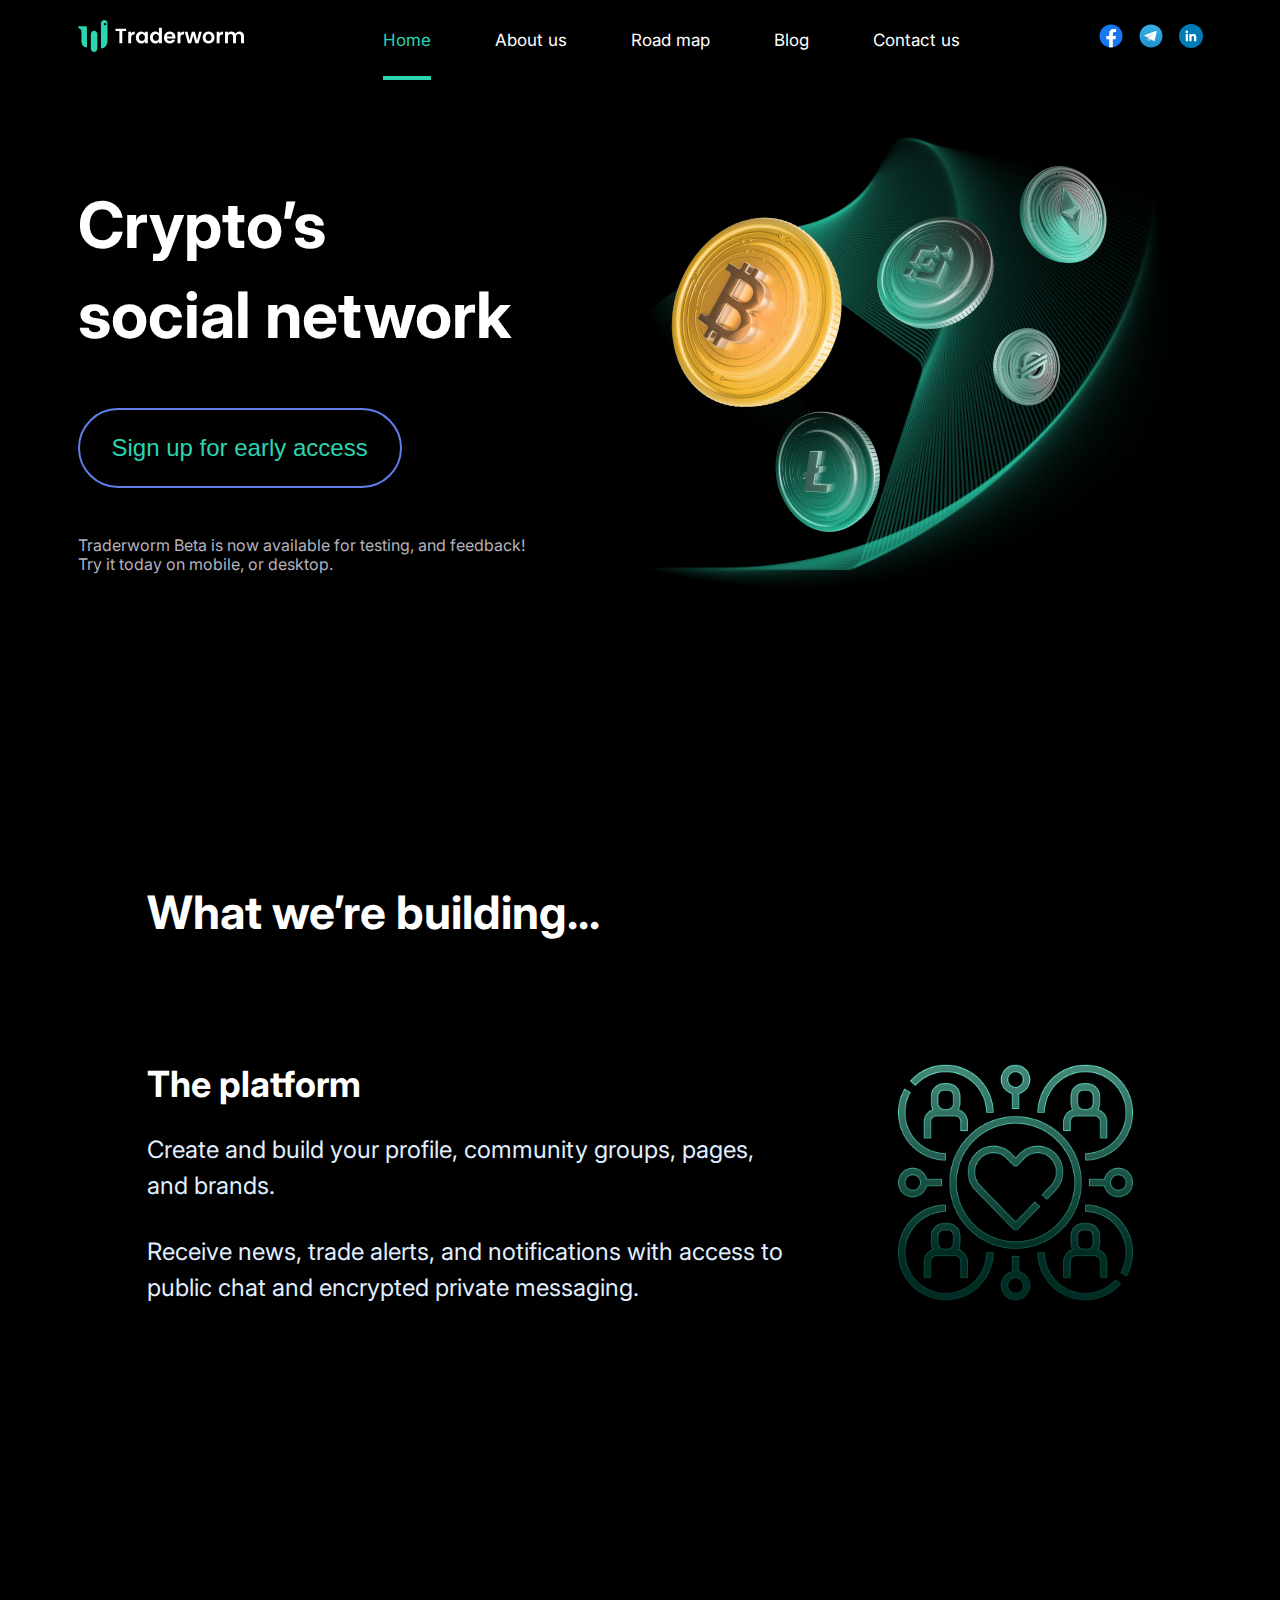
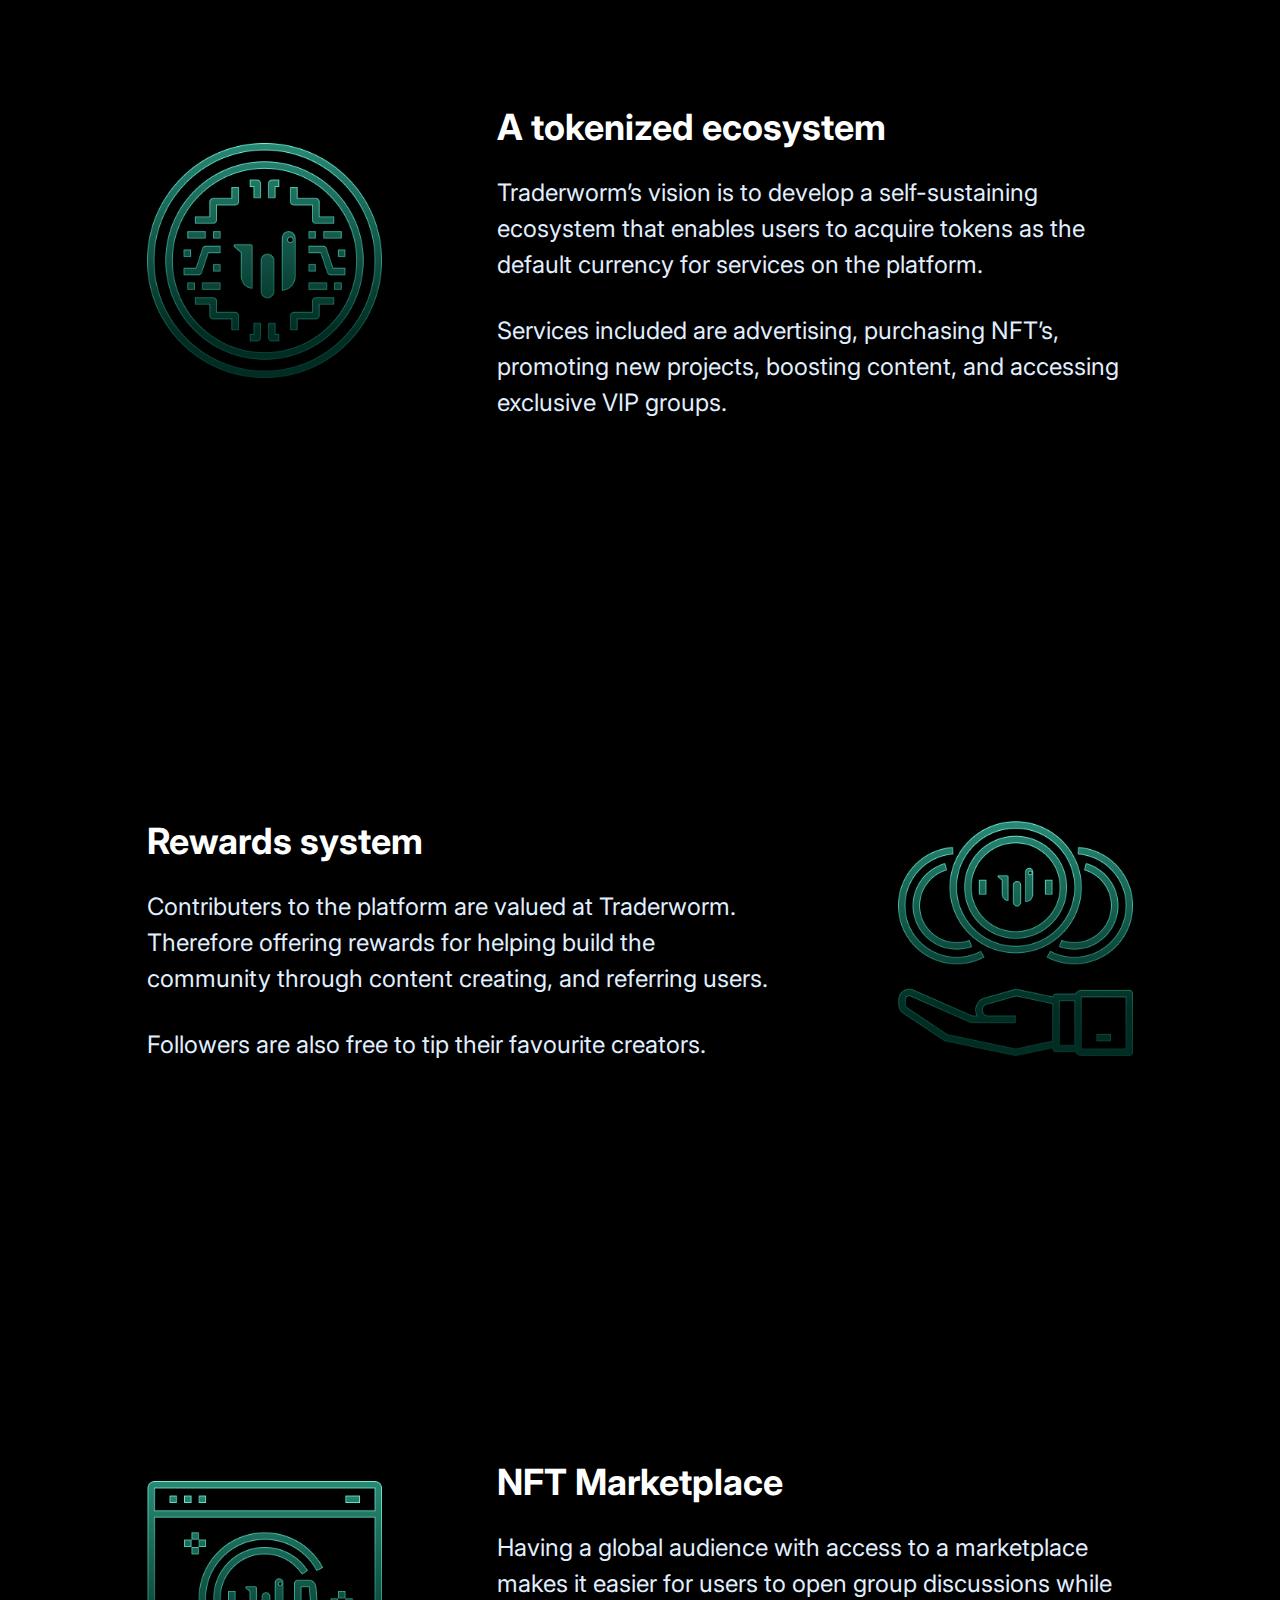
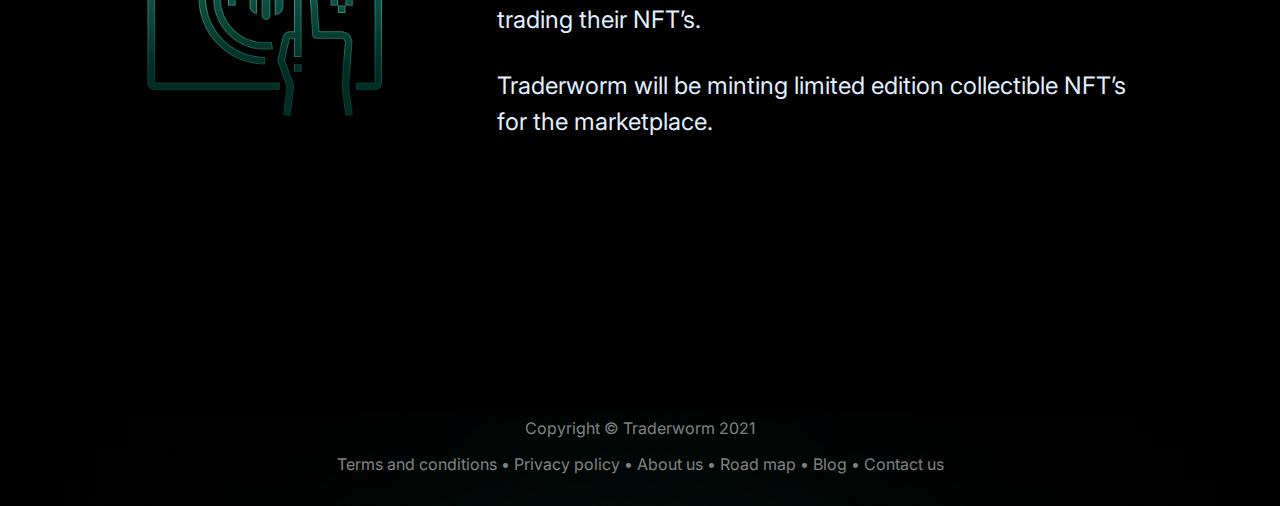
<file: index.html>
<!DOCTYPE html>
<html lang="en">
  <head>
    <meta charset="UTF-8" />
    <meta http-equiv="X-UA-Compatible" content="IE=edge" />
    <meta name="viewport" content="width=device-width, initial-scale=1.0" />
    <title>Traderworm</title>
    <link rel="preconnect" href="https://fonts.googleapis.com" />
    <link rel="preconnect" href="https://fonts.gstatic.com" crossorigin />
    <link
      href="https://fonts.googleapis.com/css2?family=Inter:wght@300;400;500;600;700&display=swap"
      rel="stylesheet"
    />
    <link rel="stylesheet" href="./src/css/bootstrap/grid.min.css" />
    <link rel="stylesheet" href="./src/css/style.css" />
  </head>
  <body class="home-page">
    <header class="header">
      <div class="container">
        <div class="header-inner">
          <section class="logo">
            <a href="/">
              <img src="./public/images/logo.svg" alt="Traderworm logo" />
            </a>
          </section>
          <section class="nav">
            <nav class="nav">
              <ul class="nav-list">
                <li class="nav-item">
                  <a class="nav-link nav-link--home-page" href="/">Home</a>
                </li>
                <li class="nav-item">
                  <a class="nav-link nav-link--about-page" href="about.html"
                    >About us</a
                  >
                </li>
                <li class="nav-item">
                  <a class="nav-link nav-link--roadmap-page" href="roadmap.html"
                    >Road map</a
                  >
                </li>
                <li class="nav-item">
                  <a class="nav-link nav-link--blog-page" href="#">Blog</a>
                </li>
                <li class="nav-item">
                  <a class="nav-link nav-link--contact-page" href="contact.html"
                    >Contact us</a
                  >
                </li>
              </ul>
            </nav>
          </section>
          <section class="social-media">
            <ul class="social-media__list">
              <li class="social-media__item">
                <a class="social-media__link" href="#">
                  <img
                    src="public/images/icons/facebook.svg"
                    alt="facebook logo"
                  />
                </a>
              </li>
              <li class="social-media__item">
                <a class="social-media__link" href="#">
                  <img
                    src="public/images/icons/telegram.svg"
                    alt="telegram logo"
                  />
                </a>
              </li>
              <li class="social-media__item">
                <a class="social-media__link" href="#">
                  <img
                    src="public/images/icons/linkedin.svg"
                    alt="linkedin logo"
                  />
                </a>
              </li>
            </ul>
          </section>
          <section class="nav-toggle">
            <span></span>
            <span></span>
            <span></span>
          </section>
        </div>
      </div>
    </header>

    <nav class="nav-mobile">
      <ul class="nav-list">
        <li class="nav-item">
          <a class="nav-link nav-link--home-page" href="/">Home</a>
        </li>
        <li class="nav-item">
          <a class="nav-link nav-link--about-page" href="about.html"
            >About us</a
          >
        </li>
        <li class="nav-item">
          <a class="nav-link nav-link--about-page" href="roadmap.html"
            >Road map</a
          >
        </li>
        <li class="nav-item">
          <a class="nav-link nav-link--blog-page" href="#">Blog</a>
        </li>
        <li class="nav-item">
          <a class="nav-link nav-link--contact-page" href="contact.html"
            >Contact us</a
          >
        </li>
      </ul>
    </nav>

    <section class="home">
      <div class="home-banner container">
        <div class="row">
          <div class="col-xl-5">
            <div class="text-lg-center">
              <h1 class="text-lead-xl text-white">
                Crypto’s<br />social network
              </h1>
              <div class="mt-48 mt-sm-30">
                <button
                  class="
                    w-lg-full
                    text-success
                    rounded
                    button
                    button--lg
                    button-lg
                    button-outline
                    button-outline--info
                  "
                >
                  Sign up for early access
                </button>
              </div>
              <div class="text-base text-grey mt-48 mt-sm-30">
                <p>
                  Traderworm Beta is now available for testing, and feedback!
                  Try it today on mobile, or desktop.
                </p>
              </div>
            </div>
          </div>

          <div class="col-xl-7 order-xl-last order-xs-first">
            <div class="banner-graphic">
              <div class="banner-graphic__wrapper">
                <div class="banner-graphic__bg">
                  <picture>
                    <source
                      media="(min-width:414px)"
                      srcset="./public/images/banner/looper.png"
                    />
                    <source
                      media="(min-width:320px)"
                      srcset="./public/images/banner/looper-small.png"
                    />
                    <img src="./public/images/banner/looper.png" alt="looper" />
                  </picture>
                </div>

                <picture
                  class="banner-graphic__coin banner-graphic__coin--lead"
                >
                  <source
                    media="(min-width:768px)"
                    srcset="./public/images/banner/bitcoin.png"
                  />
                  <source
                    media="(min-width:320px)"
                    srcset="./public/images/banner/bitcoin-small.png"
                  />
                  <img src="./public/images/banner/bitcoin.png" alt="bitcoin" />
                </picture>

                <picture
                  class="banner-graphic__coin banner-graphic__coin--sub-1"
                >
                  <source
                    media="(min-width:768px)"
                    srcset="./public/images/banner/binance.png"
                  />
                  <source
                    media="(min-width:320px)"
                    srcset="./public/images/banner/binance-small.png"
                  />
                  <img src="./public/images/banner/binance.png" alt="binance" />
                </picture>

                <picture
                  class="banner-graphic__coin banner-graphic__coin--sub-2"
                >
                  <source
                    media="(min-width:768px)"
                    srcset="./public/images/banner/ethereum.png"
                  />
                  <source
                    media="(min-width:320px)"
                    srcset="./public/images/banner/ethereum-small.png"
                  />
                  <img
                    src="./public/images/banner/ethereum.png"
                    alt="ethereum"
                  />
                </picture>

                <picture
                  class="banner-graphic__coin banner-graphic__coin--sub-3"
                >
                  <source
                    media="(min-width:768px)"
                    srcset="./public/images/banner/stellar.png"
                  />
                  <source
                    media="(min-width:320px)"
                    srcset="./public/images/banner/stellar-small.png"
                  />
                  <img src="./public/images/banner/stellar.png" alt="stellar" />
                </picture>

                <picture
                  class="banner-graphic__coin banner-graphic__coin--sub-4"
                >
                  <source
                    media="(min-width:768px)"
                    srcset="./public/images/banner/litecoin.png"
                  />
                  <source
                    media="(min-width:320px)"
                    srcset="./public/images/banner/litecoin-small.png"
                  />
                  <img
                    src="./public/images/banner/litecoin.png"
                    alt="litecoin"
                  />
                </picture>
              </div>
            </div>
          </div>
        </div>
      </div>
    </section>

    <section class="overview container td-container">
      <div class="overview-box__content">
        <h2 class="text-white text-lg">What we’re building...</h2>
      </div>
      <div class="mt-120 mt-lg-70">
        <div class="row align-items-center overview-item">
          <div class="col-lg-9">
            <div class="overview-box__content mt-lg-30">
              <h3 class="overview-box__title text-white">The platform</h3>
              <div
                class="
                  overview-box__text
                  text-grey-2
                  mt-30 mt-lg-10
                  pr-100 pr-lg-0
                "
              >
                <p>
                  Create and build your profile, community groups, pages, and
                  brands.
                </p>
                <p class="mt-30">
                  Receive news, trade alerts, and notifications with access to
                  public chat and encrypted private messaging.
                </p>
              </div>
            </div>
          </div>
          <div class="col-lg-3 order-xs-first order-lg-last">
            <div class="overview__icon text-center">
              <img
                src="./public/images/home/flatform.png"
                alt="traderworm flatform"
              />
            </div>
          </div>
        </div>

        <div class="row align-items-center overview-item">
          <div class="col-lg-3">
            <div class="overview__icon text-center">
              <img
                src="./public/images/home/ecosystem.png"
                alt="traderworm ecosystem"
              />
            </div>
          </div>
          <div class="col-lg-9">
            <div class="overview-box__content mt-lg-30 pl-100 pl-lg-0">
              <h3 class="overview-box__title text-white">
                A tokenized ecosystem
              </h3>
              <div class="overview-box__text text-grey-2 mt-30">
                <p>
                  Traderworm’s vision is to develop a self-sustaining ecosystem
                  that enables users to acquire tokens as the default currency
                  for services on the platform.
                </p>
                <p class="mt-30">
                  Services included are advertising, purchasing NFT’s, promoting
                  new projects, boosting content, and accessing exclusive VIP
                  groups.
                </p>
              </div>
            </div>
          </div>
        </div>

        <div class="row align-items-center overview-item">
          <div class="col-lg-9">
            <div class="overview-box__content mt-lg-30">
              <h3 class="overview-box__title text-white">Rewards system</h3>
              <div class="overview-box__text text-grey-2 mt-30 pr-100 pr-lg-0">
                <p>
                  Contributers to the platform are valued at Traderworm.
                  Therefore offering rewards for helping build the community
                  through content creating, and referring users.
                </p>
                <p class="mt-30">
                  Followers are also free to tip their favourite creators.
                </p>
              </div>
            </div>
          </div>
          <div class="col-lg-3 order-xs-first order-lg-last">
            <div class="overview__icon text-center">
              <img
                src="./public/images/home/reward-system.png"
                alt="traderworm reward system"
              />
            </div>
          </div>
        </div>

        <div class="row align-items-center overview-item">
          <div class="col-lg-3">
            <div class="overview__icon text-center">
              <img
                src="./public/images/home/marketplace.png"
                alt="traderworm marketplace"
              />
            </div>
          </div>
          <div class="col-lg-9">
            <div class="overview-box__content mt-lg-30 pl-100 pl-lg-0">
              <h3 class="overview-box__title text-white">NFT Marketplace</h3>
              <div class="overview-box__text text-grey-2 mt-30">
                <p>
                  Having a global audience with access to a marketplace makes it
                  easier for users to open group discussions while trading their
                  NFT’s.
                </p>
                <p class="mt-30">
                  Traderworm will be minting limited edition collectible NFT’s
                  for the marketplace.
                </p>
              </div>
            </div>
          </div>
        </div>
      </div>
    </section>

    <section class="signup mt-50 d-none-lg">
      <div class="container">
        <div>
          <button
            class="
              w-lg-full
              text-success
              rounded
              button button--lg button-outline button-outline--info
            "
          >
            Sign up for early access
          </button>
        </div>
        <div class="mt-50">
          <ul class="social-media__list social-media__list--center">
            <li class="social-media__item">
              <a class="social-media__link" href="#">
                <img
                  src="public/images/icons/traderworm.svg"
                  alt="facebook logo"
                />
              </a>
            </li>
            <li class="social-media__item">
              <a class="social-media__link" href="#">
                <img
                  src="public/images/icons/facebook.svg"
                  alt="facebook logo"
                />
              </a>
            </li>
            <li class="social-media__item">
              <a class="social-media__link" href="#">
                <img
                  src="public/images/icons/telegram.svg"
                  alt="telegram logo"
                />
              </a>
            </li>
            <li class="social-media__item">
              <a class="social-media__link" href="#">
                <img
                  src="public/images/icons/linkedin.svg"
                  alt="linkedin logo"
                />
              </a>
            </li>
          </ul>
        </div>
      </div>
    </section>

    <footer class="footer">
      <h3>Copyright © Traderworm 2021</h3>
      <p>
        Terms and conditions • Privacy policy • About us • Road map • Blog •
        Contact us
      </p>
    </footer>

    <script src="./src/js/lib/jquery.min.js"></script>
    <script src="./src/js/main.js"></script>
  </body>
</html>
</file>
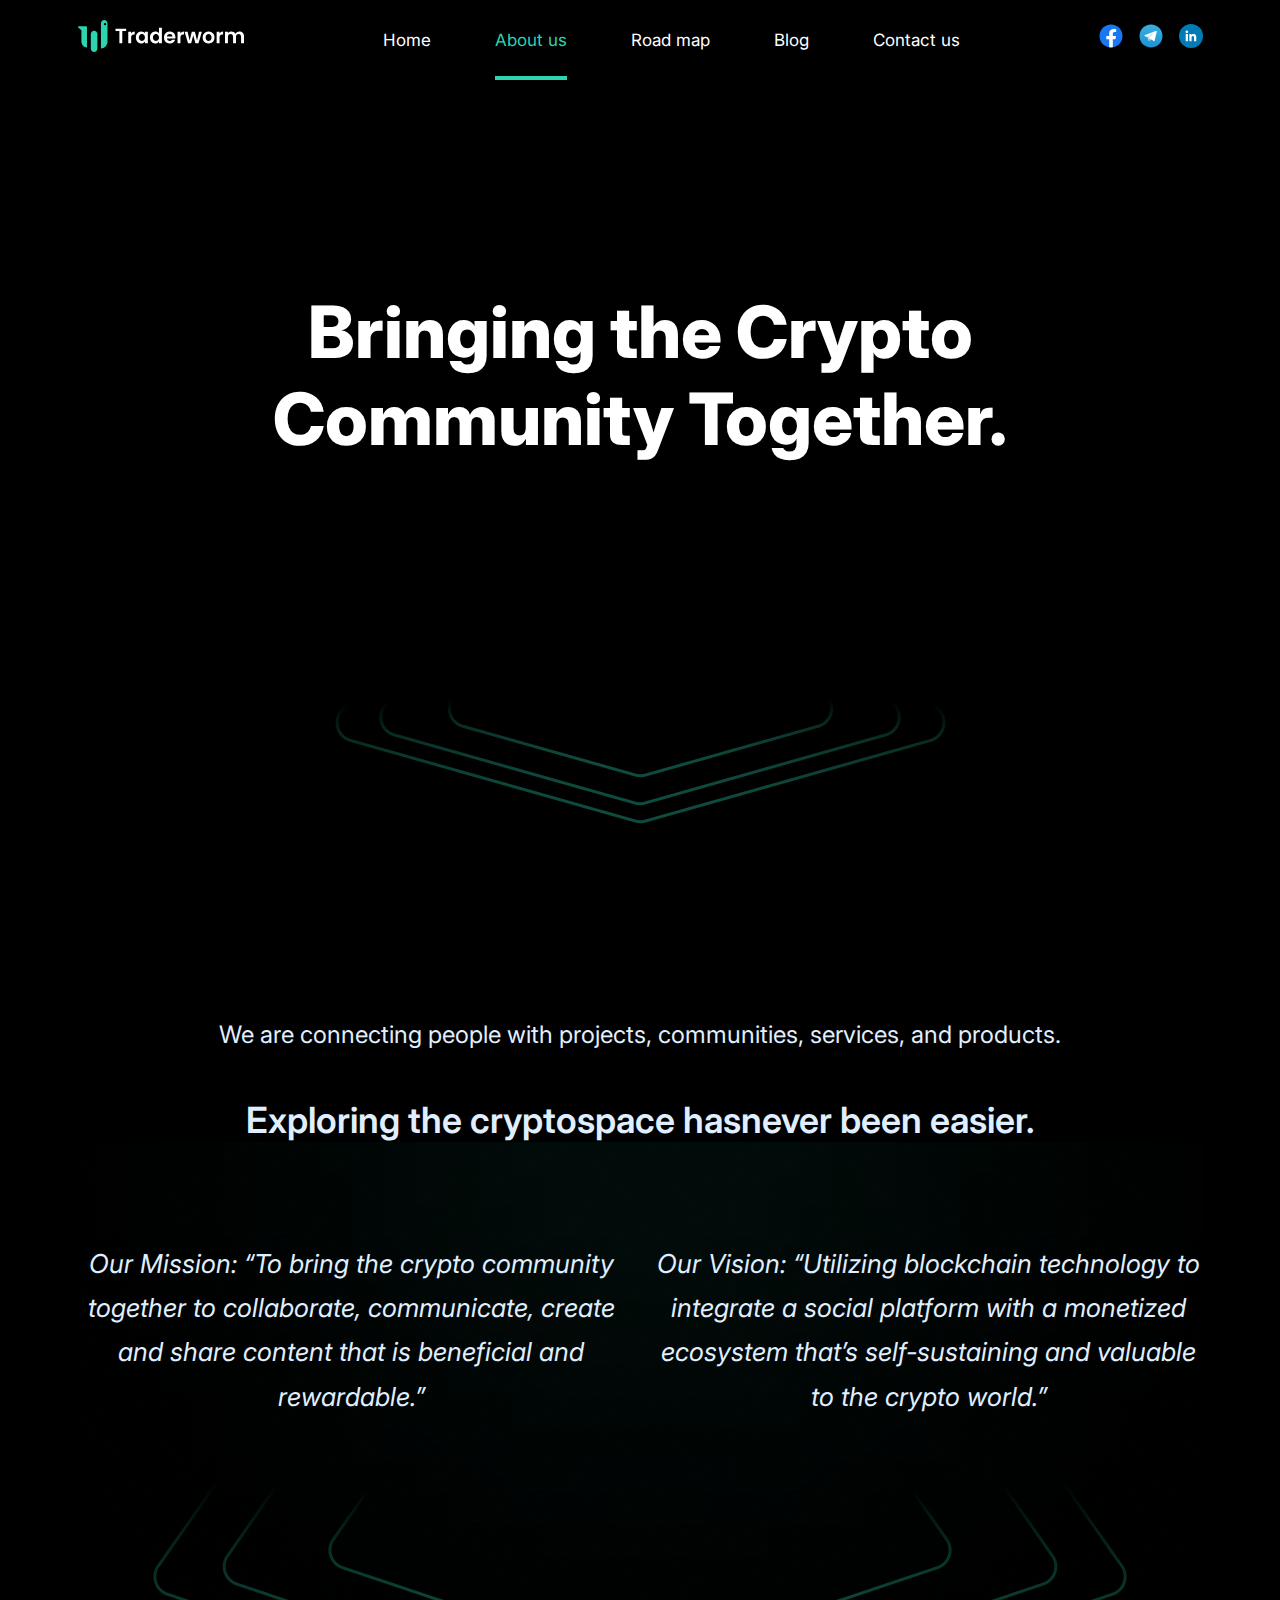
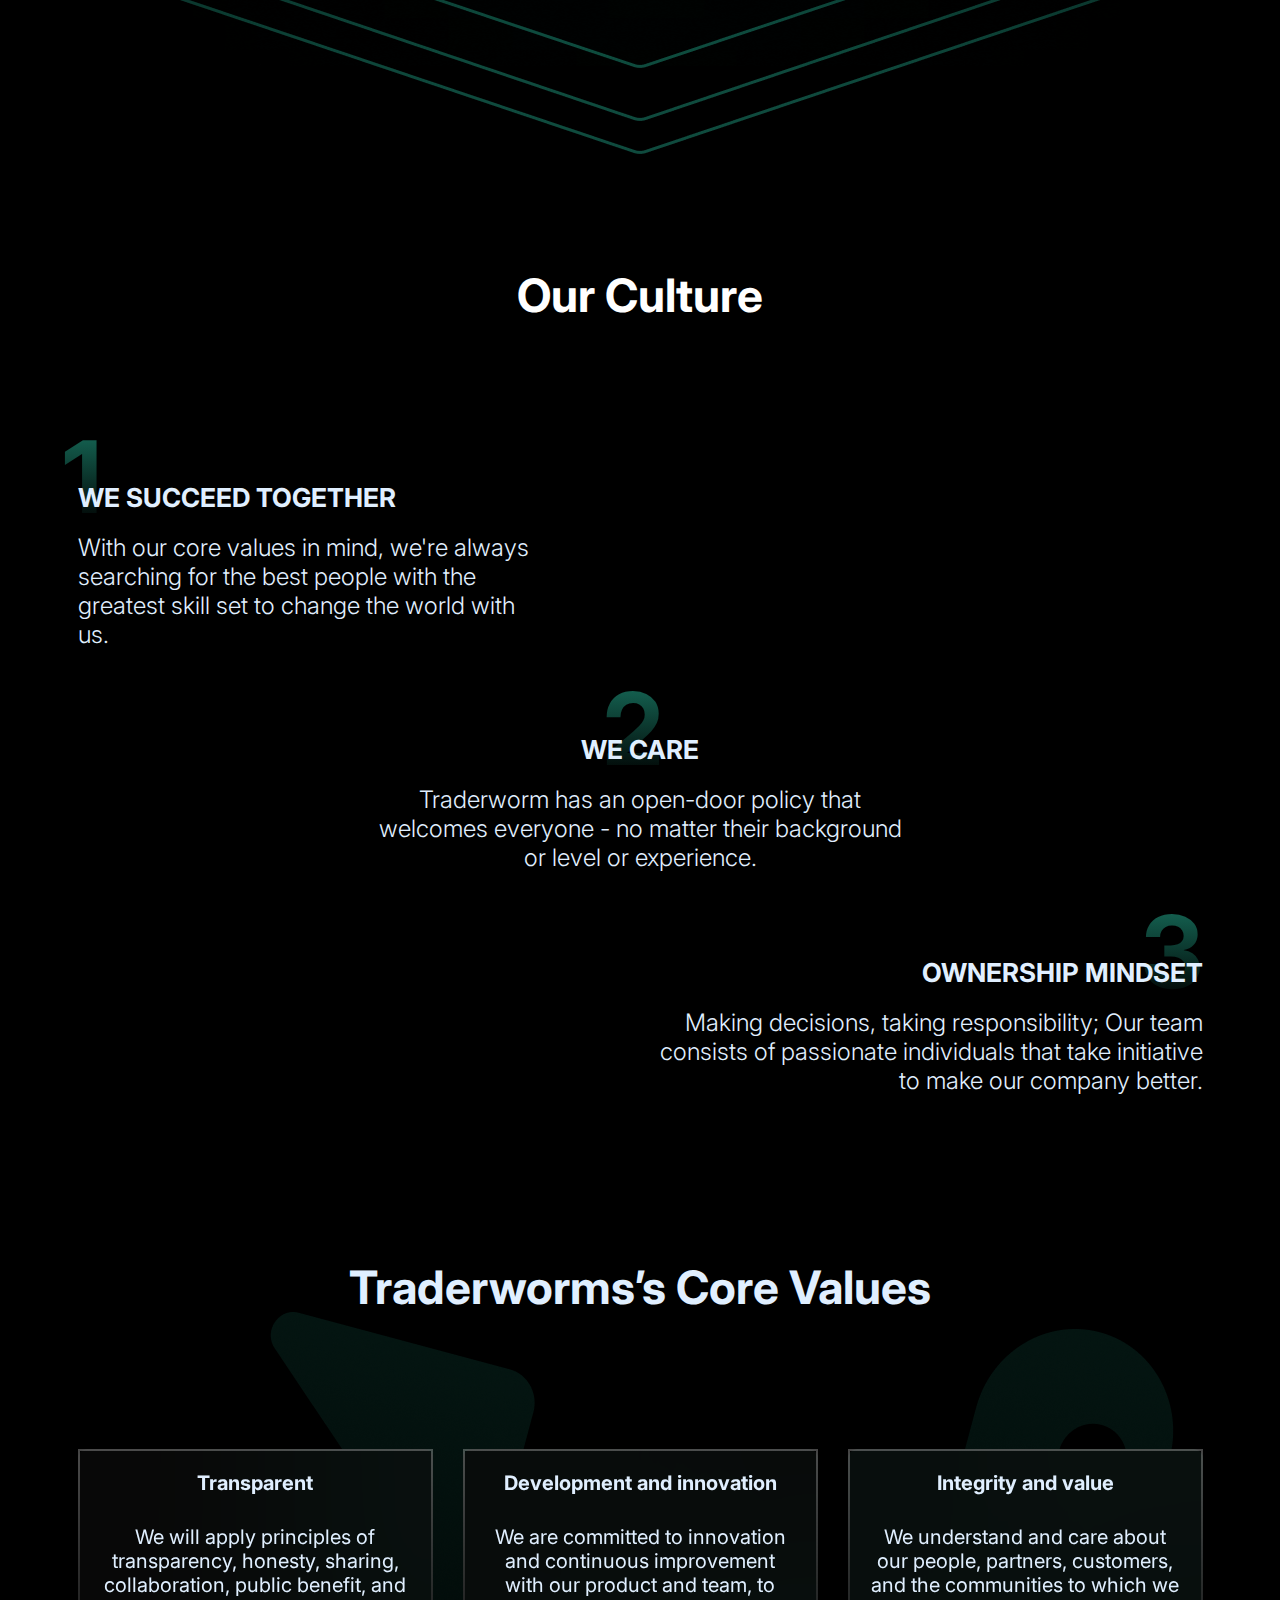
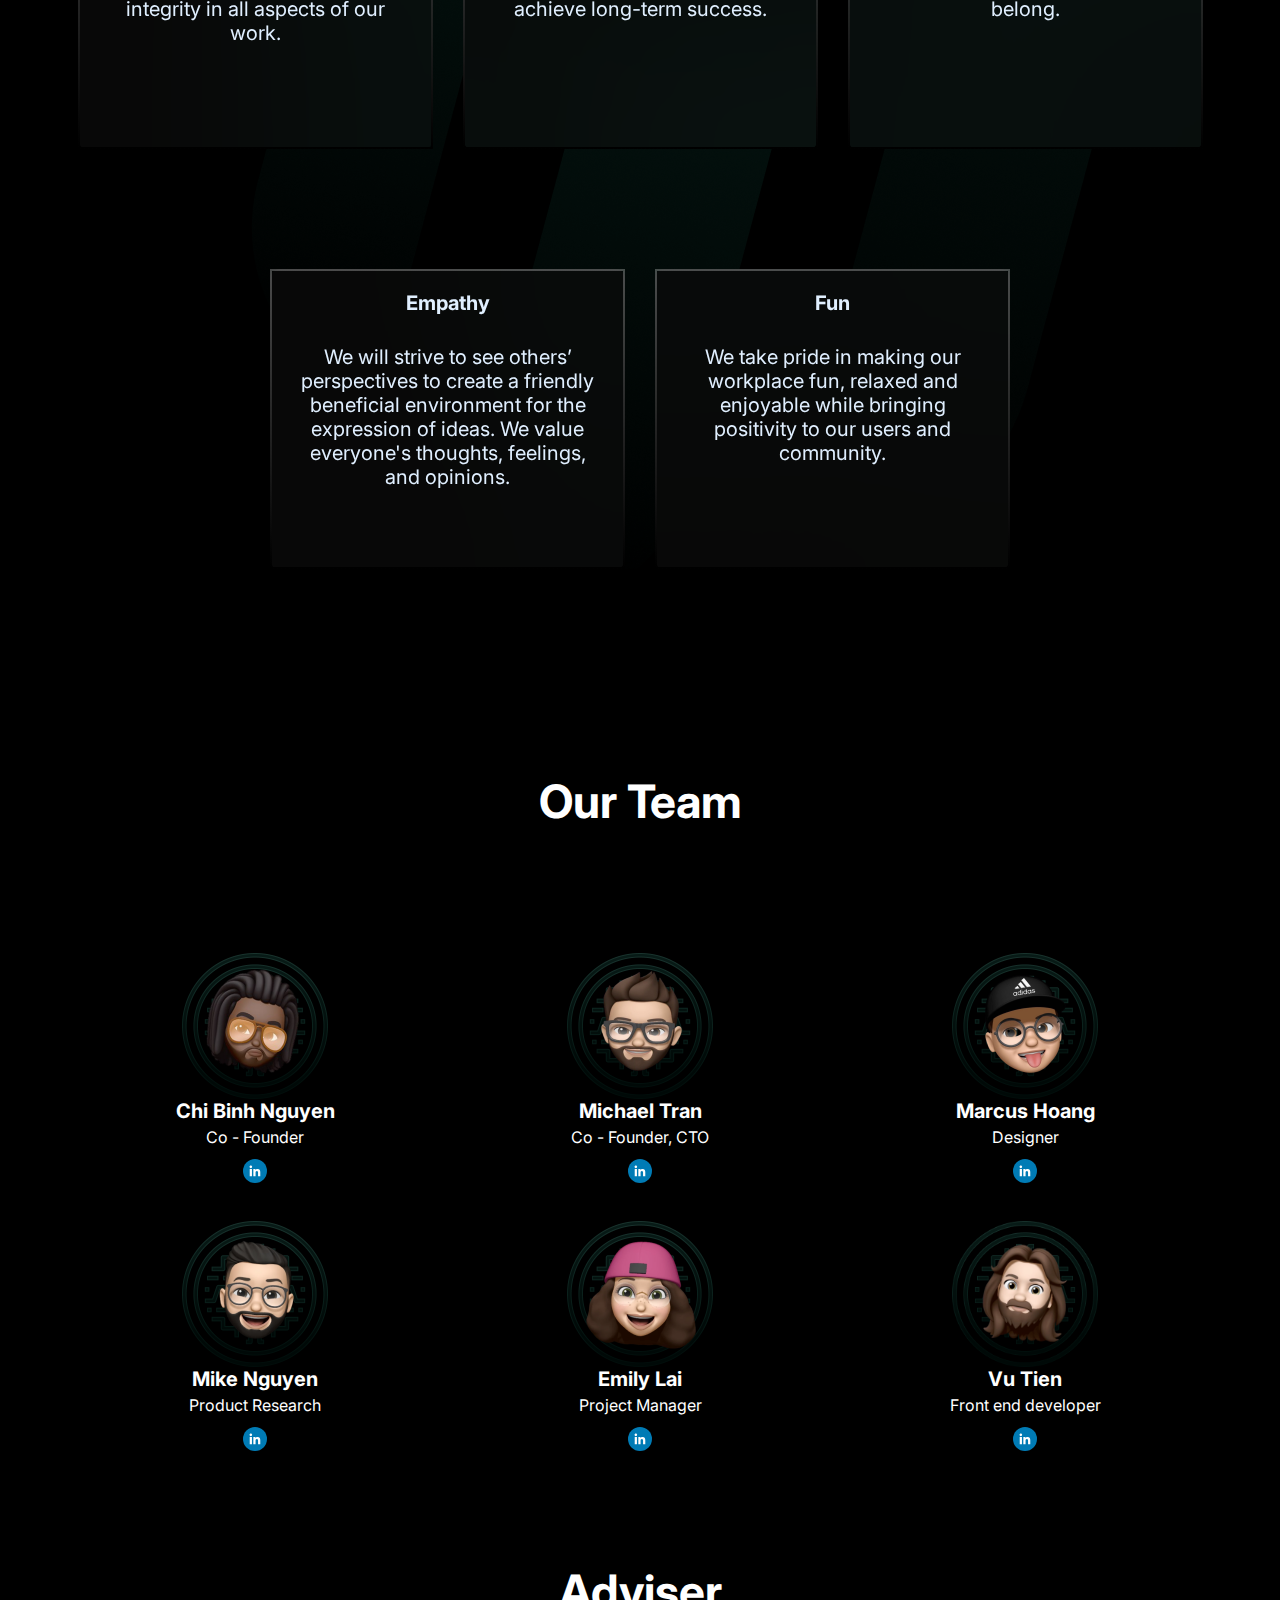
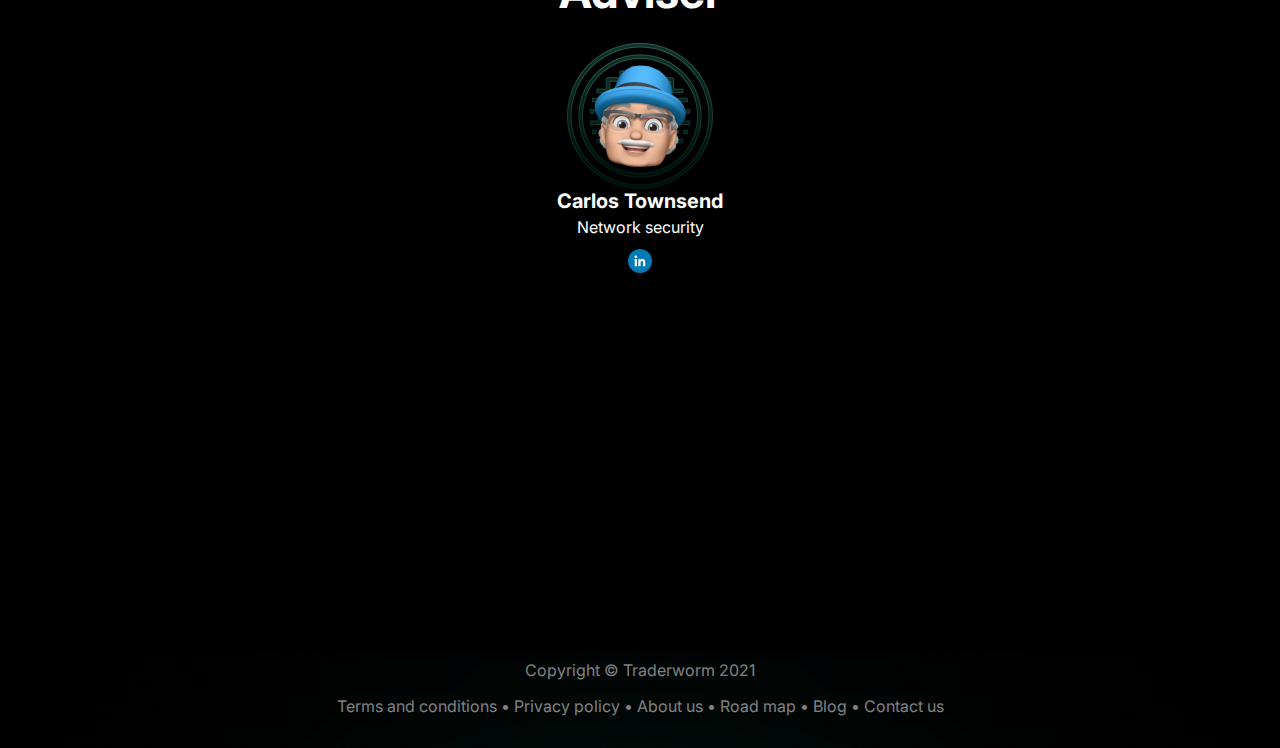
<file: about.html>
<!DOCTYPE html>
<html lang="en">

<head>
  <meta charset="UTF-8" />
  <meta http-equiv="X-UA-Compatible" content="IE=edge" />
  <meta name="viewport" content="width=device-width, initial-scale=1.0" />
  <title>Traderworm</title>
  <link rel="preconnect" href="https://fonts.googleapis.com" />
  <link rel="preconnect" href="https://fonts.gstatic.com" crossorigin />
  <link href="https://fonts.googleapis.com/css2?family=Inter:wght@300;400;500;600;700;800&display=swap"
    rel="stylesheet" />
  <link rel="stylesheet" href="./src/css/bootstrap/grid.min.css" />
  <link rel="stylesheet" href="./src/css/style.css" />
</head>

<body class="about-page">
  <header class="header">
    <div class="container">
      <div class="header-inner">
        <section class="logo">
          <a href="/">
            <img src="./public/images/logo.svg" alt="Traderworm logo" />
          </a>
        </section>
        <section class="nav">
          <nav class="nav">
            <ul class="nav-list">
              <li class="nav-item">
                <a class="nav-link nav-link--home-page" href="/">Home</a>
              </li>
              <li class="nav-item">
                <a class="nav-link nav-link--about-page" href="about.html">About us</a>
              </li>
              <li class="nav-item">
                <a class="nav-link nav-link--roadmap-page" href="roadmap.html">Road map</a>
              </li>
              <li class="nav-item">
                <a class="nav-link nav-link--blog-page" href="#">Blog</a>
              </li>
              <li class="nav-item">
                <a class="nav-link nav-link--contact-page" href="contact.html">Contact us</a>
              </li>
            </ul>
          </nav>
        </section>
        <section class="social-media">
          <ul class="social-media__list">
            <li class="social-media__item">
              <a class="social-media__link" href="#">
                <img src="public/images/icons/facebook.svg" alt="facebook logo" />
              </a>
            </li>
            <li class="social-media__item">
              <a class="social-media__link" href="#">
                <img src="public/images/icons/telegram.svg" alt="telegram logo" />
              </a>
            </li>
            <li class="social-media__item">
              <a class="social-media__link" href="#">
                <img src="public/images/icons/linkedin.svg" alt="linkedin logo" />
              </a>
            </li>
          </ul>
        </section>
        <section class="nav-toggle">
          <span></span>
          <span></span>
          <span></span>
        </section>
      </div>
    </div>
  </header>

  <nav class="nav-mobile">
    <ul class="nav-list">
      <li class="nav-item">
        <a class="nav-link nav-link--home-page" href="/">Home</a>
      </li>
      <li class="nav-item">
        <a class="nav-link nav-link--about-page" href="about.html">About us</a>
      </li>
      <li class="nav-item">
        <a class="nav-link nav-link--about-page" href="roadmap.html">Road map</a>
      </li>
      <li class="nav-item">
        <a class="nav-link nav-link--blog-page" href="#">Blog</a>
      </li>
      <li class="nav-item">
        <a class="nav-link nav-link--contact-page" href="contact.html">Contact us</a>
      </li>
    </ul>
  </nav>

  <section class="about-section mt-20 mt-md-0">
    <div class="container">
      <div class="about-section__banner text-center">
        <div>
          <h1 class="about-section__title text-white font-extrabold">
            Bringing the Crypto<br />Community Together.
          </h1>
        </div>
        <div class="about-section__banner-bg">
          <img src="./public/images/about/polygon-down.png" alt="polygon">
        </div>
      </div>

      <div class="text-center text-grey-2 mt-100 mt-md-10">
        <p class="text-p">
          We are connecting people with projects, communities, services, and products.</p>
        </p>
        <h2 class="title font-semibold mt-50">
          Exploring the crypto<br class="d-none-lg" />space has<br class="d-none-lg" />never been easier.
        </h2>
      </div>

      <div class="about-section__banner--down text-center">
        <div class="row g-5">
          <div class="col-lg-6">
            <blockquote class="text-grey-2">
              <i>
                <span>Our Mission:</span><br class="d-none-lg" /> “To bring the crypto community<br
                  class="d-none-below-lg" />together to collaborate, communicate, create<br class="d-none-below-lg" />
                and share content that is beneficial and<br class="d-none-below-lg" />rewardable.”</i>
            </blockquote>
          </div>
          <div class="col-lg-6">
            <blockquote class="text-grey-2">
              <i><span>Our Vision:</span><br class="d-none-lg" /> “Utilizing blockchain technology to<br
                  class="d-none-below-lg" />integrate a social platform with a monetized<br
                  class="d-none-below-lg" />ecosystem that’s self-sustaining and valuable<br
                  class="d-none-below-lg" />to the crypto world.”</i>
            </blockquote>
          </div>
        </div>
        <div class="polygon-2">
          <img src="./public/images/about/polygon-down-big.png" alt="polygon">
        </div>
      </div>
    </div>
  </section>

  <section class="culture mt-100">
    <div class="container">
      <div class="text-center">
        <h3 class="text-lg text-white">Our Culture</h3>
      </div>
      <div class="mt-100 mt-lg-30">
        <div class="row g-5">
          <div class="col-lg-5">
            <div class="culture-item text-lg-center text-grey-2">
              <div class="culture-item__header">
                <p class="culture-item__index">1</p>
                <h4 class="culture-item__title">WE SUCCEED TOGETHER</h4>
              </div>
              <div class="culture-item__body mt-20">
                With our core values in mind, we're always searching for the best people with the greatest skill set to
                change the world with us.
              </div>
            </div>
          </div>

          <div class="col-lg-6 offset-lg-3">
            <div class="culture-item text-center text-lg-center text-grey-2">
              <div class="culture-item__header">
                <p class="culture-item__index">2</p>
                <h4 class="culture-item__title">WE CARE</h4>
              </div>
              <div class="culture-item__body mt-20">
                Traderworm has an open-door policy that welcomes everyone - no matter their background or level or
                experience.
              </div>
            </div>
          </div>

          <div class="col-lg-6 offset-lg-6">
            <div class="culture-item text-right text-lg-center text-grey-2">
              <div class="culture-item__header">
                <p class="culture-item__index">3</p>
                <h4 class="culture-item__title">OWNERSHIP MINDSET</h4>
              </div>
              <div class="culture-item__body mt-20">
                Making decisions, taking responsibility; Our team consists of passionate individuals that take initiative to make our company better.
              </div>
            </div>
          </div>
        </div>
      </div>
    </div>
  </section>

  <section class="values mt-160 mt-lg-50">
    <div class="container">
      <div class="text-center">
        <h3 class="text-lg text-grey-2">Traderworms’s Core Values</h3>
      </div>

      <div class="mt-130 mt-lg-50">
        <div class="row g-5">
          <div class="col-lg-4">
            <div class="value-box text-center text-grey-2">
              <div class="value-box__title font-bold">Transparent</div>
              <div class="value-box__body mt-30">
                We will apply principles of transparency, honesty, sharing, collaboration, public benefit, and integrity in all aspects of our work.
              </div>
            </div>
          </div>

          <div class="col-lg-4">
            <div class="value-box text-center text-grey-2">
              <div class="value-box__title font-bold">
                Development and innovation
              </div>
              <div class="value-box__body mt-30">
                We are committed to innovation and continuous improvement with our product and team, to achieve long-term success.
              </div>
            </div>
          </div>

          <div class="col-lg-4">
            <div class="value-box text-center text-grey-2">
              <div class="value-box__title font-bold">
                Integrity and value
              </div>
              <div class="value-box__body mt-30">
                We understand and care about our people, partners, customers, and the communities to which we belong.
              </div>
            </div>
          </div>

          <div class="col-lg-4 offset-lg-2 mt-120 mt-lg-0">
            <div class="value-box text-center text-grey-2">
              <div class="value-box__title font-bold">Empathy</div>
              <div class="value-box__body mt-30">
                We will strive to see others’ perspectives to create a friendly beneficial environment for the expression of ideas. We value everyone's thoughts, feelings, and opinions.
              </div>
            </div>
          </div>

          <div class="col-lg-4 mt-120 mt-lg-0">
            <div class="value-box text-center text-grey-2">
              <div class="value-box__title font-bold">Fun</div>
              <div class="value-box__body mt-30">
                We take pride in making our workplace fun, relaxed and enjoyable while bringing positivity to our users and community.
              </div>
            </div>
          </div>
        </div>
      </div>
    </div>
  </section>

  <section class="our-team mt-200 mt-lg-50">
    <div class="container">
      <div class="text-center text-lg text-white">
        <h3>Our Team</h3>
      </div>

      <div class="mt-120 mt-lg-50">
        <div class="row g-5">
          <div class="col-lg-4 col-6">
            <div class="team-member text-center">
              <div class="team-member__avatar">
                <img src="./public/images/about/team/male-emoji-4.png" alt="male emoji" />
              </div>
              <div class="team-member__desc text-white">
                <h4 class="team-member__name">Chi Binh Nguyen</h4>
                <p class="team-member__role mt-4">Co - Founder</p>
                <div class="mt-12">
                  <a href="#" class="team-member__link">
                    <img src="./public/images/icons/linkedin.svg" alt="linkedin" />
                  </a>
                </div>
              </div>
            </div>
          </div>

          <div class="col-lg-4 col-6">
            <div class="team-member text-center">
              <div class="team-member__avatar">
                <img src="./public/images/about/team/male-emoji-5.png" alt="male emoji" />
              </div>
              <div class="team-member__desc text-white">
                <h4 class="team-member__name">Michael Tran</h4>
                <p class="team-member__role mt-4">Co - Founder, CTO</p>
                <div class="mt-12">
                  <a href="#" class="team-member__link">
                    <img src="./public/images/icons/linkedin.svg" alt="linkedin" />
                  </a>
                </div>
              </div>
            </div>
          </div>

          <div class="col-lg-4 col-6">
            <div class="team-member text-center">
              <div class="team-member__avatar">
                <img src="./public/images/about/team/male-emoji-6.png" alt="male emoji" />
              </div>
              <div class="team-member__desc text-white">
                <h4 class="team-member__name">Marcus Hoang</h4>
                <p class="team-member__role mt-4">Designer</p>
                <div class="mt-12">
                  <a href="#" class="team-member__link">
                    <img src="./public/images/icons/linkedin.svg" alt="linkedin" />
                  </a>
                </div>
              </div>
            </div>
          </div>

          <div class="col-lg-4 col-6">
            <div class="team-member text-center">
              <div class="team-member__avatar">
                <img src="./public/images/about/team/male-emoji-3.png" alt="male emoji" />
              </div>
              <div class="team-member__desc text-white">
                <h4 class="team-member__name">Mike Nguyen</h4>
                <p class="team-member__role mt-4">Product Research</p>
                <div class="mt-12">
                  <a href="#" class="team-member__link">
                    <img src="./public/images/icons/linkedin.svg" alt="linkedin" />
                  </a>
                </div>
              </div>
            </div>
          </div>

          <div class="col-lg-4 col-6">
            <div class="team-member text-center">
              <div class="team-member__avatar">
                <img src="./public/images/about/team/female-emoji-2.png" alt="male emoji" />
              </div>
              <div class="team-member__desc text-white">
                <h4 class="team-member__name">Emily Lai</h4>
                <p class="team-member__role mt-4">Project Manager</p>
                <div class="mt-12">
                  <a href="#" class="team-member__link">
                    <img src="./public/images/icons/linkedin.svg" alt="linkedin" />
                  </a>
                </div>
              </div>
            </div>
          </div>

          <div class="col-lg-4 col-6">
            <div class="team-member text-center">
              <div class="team-member__avatar">
                <img src="./public/images/about/team/male-emoji-10.png" alt="male emoji" />
              </div>
              <div class="team-member__desc text-white">
                <h4 class="team-member__name">Vu Tien</h4>
                <p class="team-member__role mt-4">Front end developer</p>
                <div class="mt-12">
                  <a href="#" class="team-member__link">
                    <img src="./public/images/icons/linkedin.svg" alt="linkedin" />
                  </a>
                </div>
              </div>
            </div>
          </div>

        </div>
      </div>
    </div>

    <div class="container mt-100 mt-lg-50">
      <div class="text-center text-lg text-white">
        <h3>Adviser</h3>
      </div>

      <div class="mt-20">
        <div class="row">
          <div class="col-lg-2 offset-lg-5">
            <div class="team-member text-center">
              <div class="team-member__avatar">
                <img src="./public/images/about/team/male-emoji-9.png" alt="male emoji" />
              </div>
              <div class="team-member__desc text-white">
                <h4 class="team-member__name">Carlos Townsend</h4>
                <p class="team-member__role mt-4">Network security</p>
                <div class="mt-12">
                  <a href="#" class="team-member__link">
                    <img src="./public/images/icons/linkedin.svg" alt="linkedin" />
                  </a>
                </div>
              </div>
            </div>
          </div>
        </div>
      </div>
    </div>
  </section>

  <footer class="footer">
    <h3>Copyright © Traderworm 2021</h3>
    <p>
      Terms and conditions • Privacy policy • About us • Road map • Blog •
      Contact us
    </p>
  </footer>

  <script src="./src/js/lib/jquery.min.js"></script>
  <script src="./src/js/main.js"></script>
</body>

</html>
</file>
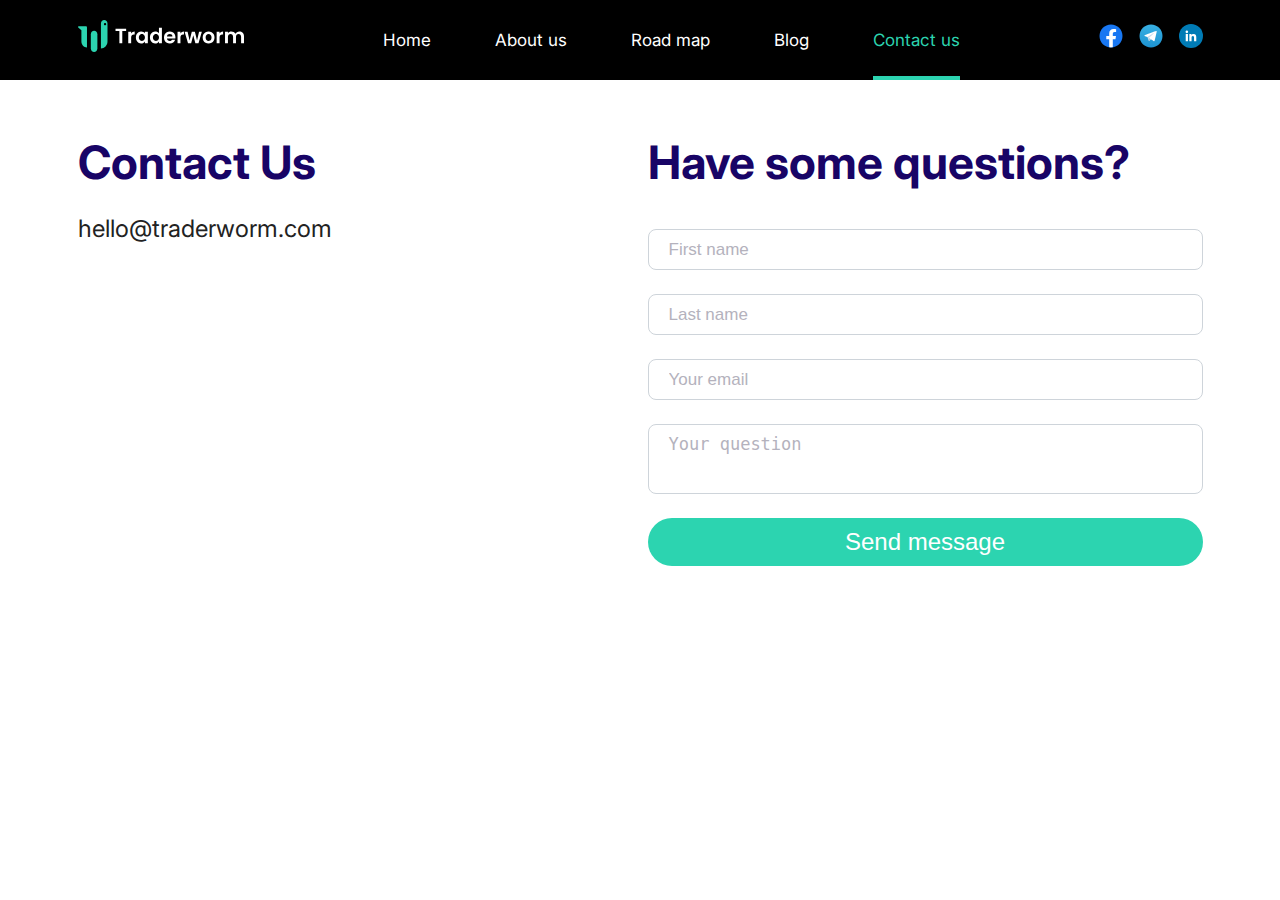
<file: contact.html>
<!DOCTYPE html>
<html lang="en">
  <head>
    <meta charset="UTF-8" />
    <meta http-equiv="X-UA-Compatible" content="IE=edge" />
    <meta name="viewport" content="width=device-width, initial-scale=1.0" />
    <title>Traderworm</title>
    <link rel="preconnect" href="https://fonts.googleapis.com" />
    <link rel="preconnect" href="https://fonts.gstatic.com" crossorigin />
    <link
      href="https://fonts.googleapis.com/css2?family=Inter:wght@300;400;500;600;700&display=swap"
      rel="stylesheet"
    />
    <link rel="stylesheet" href="./src/css/bootstrap/grid.min.css" />
    <link rel="stylesheet" href="./src/css/style.css" />
  </head>
  <body class="contact-page">
    <header class="header">
      <div class="container">
        <div class="header-inner">
          <section class="logo">
            <a href="/">
              <img src="./public/images/logo.svg" alt="Traderworm logo" />
            </a>
          </section>
          <section class="nav">
            <nav class="nav">
              <ul class="nav-list">
                <li class="nav-item">
                  <a class="nav-link nav-link--home-page" href="/">Home</a>
                </li>
                <li class="nav-item">
                  <a class="nav-link nav-link--about-page" href="about.html"
                    >About us</a
                  >
                </li>
                <li class="nav-item">
                  <a class="nav-link nav-link--roadmap-page" href="roadmap.html"
                    >Road map</a
                  >
                </li>
                <li class="nav-item">
                  <a class="nav-link nav-link--blog-page" href="#">Blog</a>
                </li>
                <li class="nav-item">
                  <a class="nav-link nav-link--contact-page" href="contact.html"
                    >Contact us</a
                  >
                </li>
              </ul>
            </nav>
          </section>
          <section class="social-media">
            <ul class="social-media__list">
              <li class="social-media__item">
                <a class="social-media__link" href="#">
                  <img
                    src="public/images/icons/facebook.svg"
                    alt="facebook logo"
                  />
                </a>
              </li>
              <li class="social-media__item">
                <a class="social-media__link" href="#">
                  <img
                    src="public/images/icons/telegram.svg"
                    alt="telegram logo"
                  />
                </a>
              </li>
              <li class="social-media__item">
                <a class="social-media__link" href="#">
                  <img
                    src="public/images/icons/linkedin.svg"
                    alt="linkedin logo"
                  />
                </a>
              </li>
            </ul>
          </section>
          <section class="nav-toggle">
            <span></span>
            <span></span>
            <span></span>
          </section>
        </div>
      </div>
    </header>

    <nav class="nav-mobile">
      <ul class="nav-list">
        <li class="nav-item">
          <a class="nav-link nav-link--home-page" href="/">Home</a>
        </li>
        <li class="nav-item">
          <a class="nav-link nav-link--about-page" href="about.html"
            >About us</a
          >
        </li>
        <li class="nav-item">
          <a class="nav-link nav-link--about-page" href="roadmap.html"
            >Road map</a
          >
        </li>
        <li class="nav-item">
          <a class="nav-link nav-link--blog-page" href="#">Blog</a>
        </li>
        <li class="nav-item">
          <a class="nav-link nav-link--contact-page" href="contact.html"
            >Contact us</a
          >
        </li>
      </ul>
    </nav>

    <section class="contact-us">
      <div class="container">
        <div class="row">
          <div class="col-md-6">
            <div class="text-md-center">
              <h1 class="text-dark text-lg">Contact Us</h1>
              <p class="text-p text-grey-3 mt-20 mt-md-10">
                hello@traderworm.com
              </p>
            </div>
          </div>
          <div class="col-md-6">
            <div class="contact-us-form">
              <div class="text-md-center mt-md-10">
                <h2 class="text-dark text-lg">Have some questions?</h2>
              </div>
              <div class="mt-35 mt-sm-10">
                <form action="">
                  <div class="input-outter">
                    <input
                      type="text"
                      class="input input--small"
                      placeholder="First name"
                    />
                  </div>
                  <div class="input-outter">
                    <input
                      type="text"
                      class="input input--small"
                      placeholder="Last name"
                    />
                  </div>
                  <div class="input-outter">
                    <input
                      type="text"
                      class="input input--small"
                      placeholder="Your email"
                    />
                  </div>
                  <div class="input-outter">
                    <textarea
                      type="text"
                      class="input input--small"
                      placeholder="Your question"
                    ></textarea>
                  </div>
                  <div class="input-outter">
                    <button
                      class="
                        button button--success button--md
                        full
                        rounded
                        text-center text-white
                      "
                      type="submit"
                    >
                      Send message
                    </button>
                  </div>
                </form>
              </div>
            </div>
          </div>
        </div>
      </div>
    </section>

    <script src="./src/js/lib/jquery.min.js"></script>
    <script src="./src/js/main.js"></script>
  </body>
</html>
</file>
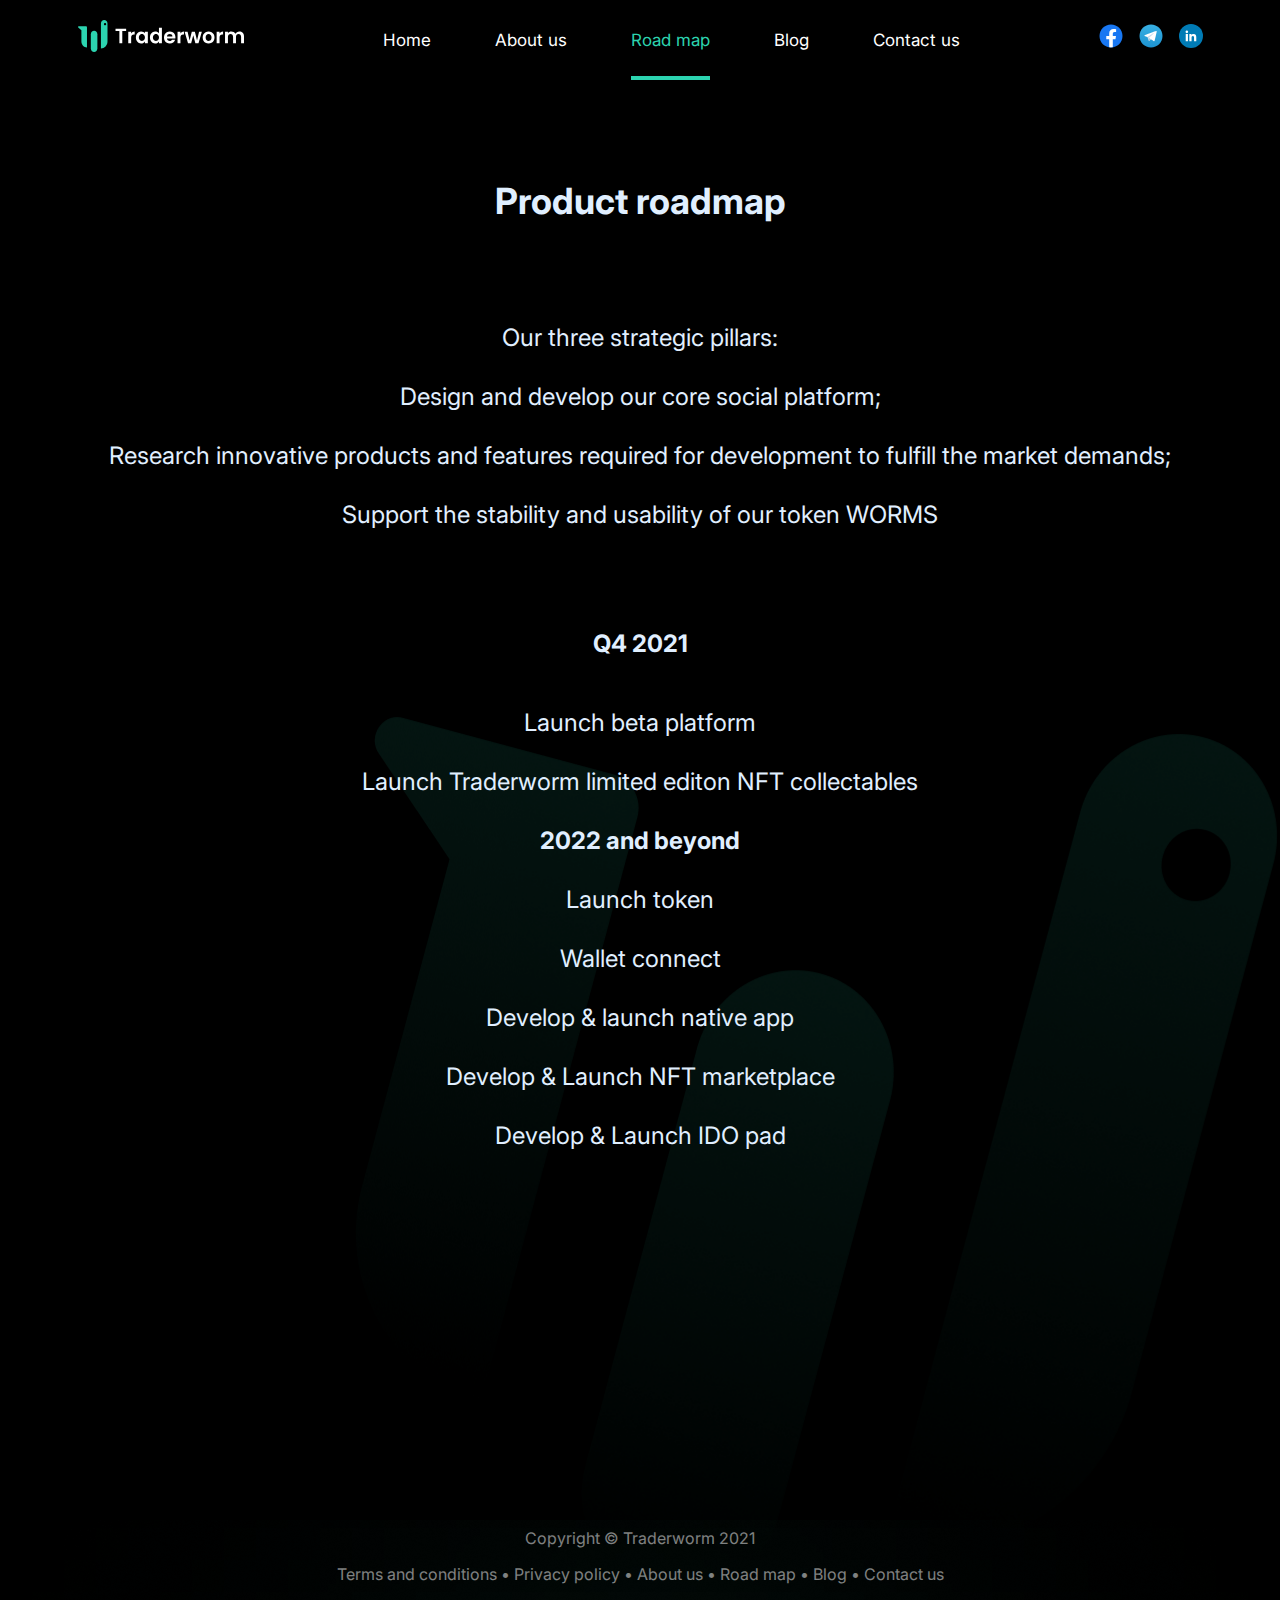
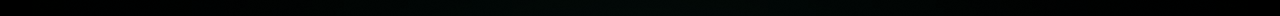
<file: roadmap.html>
<!DOCTYPE html>
<html lang="en">
  <head>
    <meta charset="UTF-8" />
    <meta http-equiv="X-UA-Compatible" content="IE=edge" />
    <meta name="viewport" content="width=device-width, initial-scale=1.0" />
    <title>Traderworm</title>
    <link rel="preconnect" href="https://fonts.googleapis.com" />
    <link rel="preconnect" href="https://fonts.gstatic.com" crossorigin />
    <link
      href="https://fonts.googleapis.com/css2?family=Inter:wght@300;400;500;600;700&display=swap"
      rel="stylesheet"
    />
    <link rel="stylesheet" href="./src/css/bootstrap/grid.min.css" />
    <link rel="stylesheet" href="./src/css/style.css" />
  </head>
  <body class="roadmap-page">
    <header class="header">
      <div class="container">
        <div class="header-inner">
          <section class="logo">
            <a href="/">
              <img src="./public/images/logo.svg" alt="Traderworm logo" />
            </a>
          </section>
          <section class="nav">
            <nav class="nav">
              <ul class="nav-list">
                <li class="nav-item">
                  <a class="nav-link nav-link--home-page" href="/">Home</a>
                </li>
                <li class="nav-item">
                  <a class="nav-link nav-link--about-page" href="about.html"
                    >About us</a
                  >
                </li>
                <li class="nav-item">
                  <a class="nav-link nav-link--roadmap-page" href="roadmap.html"
                    >Road map</a
                  >
                </li>
                <li class="nav-item">
                  <a class="nav-link nav-link--blog-page" href="#">Blog</a>
                </li>
                <li class="nav-item">
                  <a class="nav-link nav-link--contact-page" href="contact.html"
                    >Contact us</a
                  >
                </li>
              </ul>
            </nav>
          </section>
          <section class="social-media">
            <ul class="social-media__list">
              <li class="social-media__item">
                <a class="social-media__link" href="#">
                  <img
                    src="public/images/icons/facebook.svg"
                    alt="facebook logo"
                  />
                </a>
              </li>
              <li class="social-media__item">
                <a class="social-media__link" href="#">
                  <img
                    src="public/images/icons/telegram.svg"
                    alt="telegram logo"
                  />
                </a>
              </li>
              <li class="social-media__item">
                <a class="social-media__link" href="#">
                  <img
                    src="public/images/icons/linkedin.svg"
                    alt="linkedin logo"
                  />
                </a>
              </li>
            </ul>
          </section>
          <section class="nav-toggle">
            <span></span>
            <span></span>
            <span></span>
          </section>
        </div>
      </div>
    </header>

    <nav class="nav-mobile">
      <ul class="nav-list">
        <li class="nav-item">
          <a class="nav-link nav-link--home-page" href="/">Home</a>
        </li>
        <li class="nav-item">
          <a class="nav-link nav-link--about-page" href="about.html"
            >About us</a
          >
        </li>
        <li class="nav-item">
          <a class="nav-link nav-link--about-page" href="roadmap.html"
            >Road map</a
          >
        </li>
        <li class="nav-item">
          <a class="nav-link nav-link--blog-page" href="#">Blog</a>
        </li>
        <li class="nav-item">
          <a class="nav-link nav-link--contact-page" href="contact.html"
            >Contact us</a
          >
        </li>
      </ul>
    </nav>

    <section class="roadmap-section">
      <div class="container text-grey-2">
        <div class="text-center">
          <h1 class="title">Product roadmap</h1>
          <div class="text-p mt-100">
            <p>Our three strategic pillars:</p>
            <p class="mt-30">Design and develop our core social platform;</p>
            <p class="mt-30">
              Research innovative products and features required for development
              to fulfill the market demands;
            </p>
            <p class="mt-30">
              Support the stability and usability of our token WORMS
            </p>
          </div>
        </div>

        <div class="text-center mt-100 mt-lg-30">
          <h1 class="font-bold text-p">Q4 2021</h1>
          <div class="text-p mt-50 mt-lg-30">
            <p>Launch beta platform</p>
            <p class="mt-30">
              Launch Traderworm limited editon NFT collectables
            </p>
            <p class="font-bold mt-30">2022 and beyond</p>
            <p class="mt-30">Launch token</p>
            <p class="mt-30">Wallet connect</p>
            <p class="mt-30">Develop & launch native app</p>
            <p class="mt-30">Develop & Launch NFT marketplace</p>
            <p class="mt-30">Develop & Launch IDO pad</p>
          </div>
        </div>
      </div>
    </section>

    <footer class="footer">
      <h3>Copyright © Traderworm 2021</h3>
      <p>
        Terms and conditions • Privacy policy • About us • Road map • Blog •
        Contact us
      </p>
    </footer>

    <script src="./src/js/lib/jquery.min.js"></script>
    <script src="./src/js/main.js"></script>
  </body>
</html>
</file>
<file: src/css/style.css>
@keyframes floating {
  0% {
    transform: translatey(0px); }
  50% {
    transform: translatey(10px); }
  75% {
    transform: translatey(-10px); }
  100% {
    transform: translatey(0px); } }

@keyframes spanAnimation {
  50% {
    transform: translateY(-50px); } }

*,
*::after,
*::before {
  margin: 0;
  padding: 0;
  box-sizing: inherit; }

body {
  background-color: #000;
  box-sizing: border-box;
  font-family: "Inter", sans-serif;
  font-size: 1.6rem;
  font-weight: 400;
  margin: 0;
  padding: 0; }

html,
body,
div,
span,
applet,
object,
iframe,
h1,
h2,
h3,
h4,
h5,
h6,
p,
blockquote,
pre,
a,
abbr,
acronym,
address,
big,
cite,
code,
del,
dfn,
em,
img,
ins,
kbd,
q,
s,
samp,
small,
strike,
strong,
sub,
sup,
tt,
var,
b,
u,
i,
center,
dl,
dt,
dd,
ol,
ul,
li,
fieldset,
form,
label,
legend,
table,
caption,
tbody,
tfoot,
thead,
tr,
th,
td,
article,
aside,
canvas,
details,
embed,
figure,
figcaption,
footer,
header,
hgroup,
menu,
nav,
output,
ruby,
section,
summary,
time,
mark,
audio,
video {
  font-size: 100%;
  margin: 0;
  padding: 0;
  border: 0;
  vertical-align: baseline; }

:focus {
  outline: 0; }

article,
aside,
details,
figcaption,
figure,
footer,
header,
hgroup,
menu,
nav,
section {
  display: block; }

body {
  line-height: 1; }

ol,
ul {
  list-style: none; }

blockquote,
q {
  quotes: none; }

blockquote:before,
blockquote:after,
q:before,
q:after {
  content: "";
  content: none; }

table {
  border-collapse: collapse;
  border-spacing: 0; }

input[type="search"]::-webkit-search-cancel-button,
input[type="search"]::-webkit-search-decoration,
input[type="search"]::-webkit-search-results-button,
input[type="search"]::-webkit-search-results-decoration {
  -webkit-appearance: none;
  -moz-appearance: none; }

input[type="search"] {
  -webkit-appearance: none;
  -moz-appearance: none;
  -webkit-box-sizing: content-box;
  -moz-box-sizing: content-box;
  box-sizing: content-box; }

textarea {
  overflow: auto;
  vertical-align: top;
  resize: vertical; }

audio,
canvas,
video {
  display: inline-block;
  *display: inline;
  *zoom: 1;
  max-width: 100%; }

audio:not([controls]) {
  display: none;
  height: 0; }

[hidden] {
  display: none; }

html {
  font-size: 62.5%;
  /* 1 */ }

a:focus {
  outline: thin dotted; }

a {
  text-decoration: none; }

a:active,
a:hover {
  outline: 0; }

img {
  max-width: 100%;
  height: auto;
  border: 0;
  /* 1 */
  -ms-interpolation-mode: bicubic;
  /* 2 */ }

figure {
  margin: 0; }

form {
  margin: 0; }

fieldset {
  border: 1px solid #c0c0c0;
  margin: 0 2px;
  padding: 0.35em 0.625em 0.75em; }

legend {
  border: 0;
  /* 1 */
  padding: 0;
  white-space: normal;
  /* 2 */
  *margin-left: -7px;
  /* 3 */ }

button,
input,
select,
textarea {
  font-size: 100%;
  /* 1 */
  margin: 0;
  /* 2 */
  vertical-align: baseline;
  /* 3 */
  *vertical-align: middle;
  /* 3 */ }

button,
input {
  line-height: normal; }

button,
select {
  text-transform: none; }

button,
html input[type="button"],
input[type="reset"],
input[type="submit"] {
  -webkit-appearance: button;
  /* 2 */
  cursor: pointer;
  /* 3 */
  *overflow: visible;
  /* 4 */ }

button[disabled],
html input[disabled] {
  cursor: default; }

input[type="checkbox"],
input[type="radio"] {
  box-sizing: border-box;
  /* 1 */
  padding: 0;
  /* 2 */
  *height: 13px;
  /* 3 */
  *width: 13px;
  /* 3 */ }

input[type="search"] {
  -webkit-appearance: textfield;
  /* 1 */
  -moz-box-sizing: content-box;
  -webkit-box-sizing: content-box;
  /* 2 */
  box-sizing: content-box; }

input[type="search"]::-webkit-search-cancel-button,
input[type="search"]::-webkit-search-decoration {
  -webkit-appearance: none; }

button::-moz-focus-inner,
input::-moz-focus-inner {
  border: 0;
  padding: 0; }

textarea {
  overflow: auto;
  vertical-align: top; }

table {
  border-collapse: collapse;
  border-spacing: 0; }

html,
button,
input,
select,
textarea {
  color: #222; }

body {
  font-family: "Inter", sans-serif;
  font-weight: 400;
  font-size: 1.6rem;
  line-height: 1.7; }

.home-banner {
  display: flex;
  justify-content: space-between;
  margin-top: 10rem; }
  @media only screen and (max-width: 62em) {
    .home-banner {
      flex-direction: column;
      margin-top: 0; } }

.banner-graphic {
  position: relative;
  margin-top: -10rem; }
  @media only screen and (max-width: 23.4375em) {
    .banner-graphic__bg img {
      object-fit: contain;
      width: 100%;
      height: 250px; } }
  @media only screen and (max-width: 75em) {
    .banner-graphic {
      margin-top: 0; } }
  .banner-graphic__coin {
    position: absolute;
    z-index: 10;
    animation: 2s infinite spanAnimation; }
    @media only screen and (max-width: 23.4375em) {
      .banner-graphic__coin img {
        object-fit: cover;
        width: 70%; } }
    .banner-graphic__coin--lead {
      top: 12%;
      left: 4rem;
      animation-timing-function: cubic-bezier(0.3, 0.27, 0.07, 1.64); }
    .banner-graphic__coin--sub-1 {
      top: 15%;
      left: 43%;
      animation-timing-function: cubic-bezier(0.5, 1, 0.89, 1); }
    .banner-graphic__coin--sub-2 {
      top: 10%;
      right: 10%;
      animation-timing-function: cubic-bezier(0.85, 0, 0.15, 1); }
    .banner-graphic__coin--sub-3 {
      top: 40%;
      right: 20%;
      animation-timing-function: cubic-bezier(0.45, 0, 0.55, 1); }
    .banner-graphic__coin--sub-4 {
      bottom: 20%;
      left: 30%;
      animation-timing-function: cubic-bezier(0.61, 1, 0.88, 1); }
    @media only screen and (max-width: 36em) {
      .banner-graphic__coin--lead {
        top: 12%;
        left: 4%; }
      .banner-graphic__coin--sub-1 {
        top: 20%;
        left: 43%; }
      .banner-graphic__coin--sub-2 {
        top: 25%;
        right: 5%; }
      .banner-graphic__coin--sub-3 {
        top: 40%;
        right: 20%; }
      .banner-graphic__coin--sub-4 {
        bottom: 20%;
        left: 30%; } }

.button {
  display: inline-block;
  font-weight: 400;
  line-height: 1.5;
  min-height: 6.4rem;
  font-size: 2.4rem;
  color: #212529;
  text-align: center;
  text-decoration: none;
  vertical-align: middle;
  cursor: pointer;
  -webkit-user-select: none;
  -moz-user-select: none;
  user-select: none;
  background-color: transparent;
  border: 1px solid transparent;
  padding: 0.375rem 0.75rem;
  border-radius: 0.25rem;
  transition: color 0.15s ease-in-out, background-color 0.15s ease-in-out, border-color 0.15s ease-in-out, box-shadow 0.15s ease-in-out;
  /* size */ }
  .button--lg {
    padding: 2rem 3.2rem; }
  .button--md {
    min-height: 4rem;
    padding: 0.5rem 2rem; }
  .button-outline {
    border: 2px solid transparent; }
    .button-outline--info {
      border-color: #627eea; }
  .button.rounded {
    border-radius: 999px; }
  .button.full {
    display: block;
    width: 100%; }
  .button--success {
    background-color: #2cd4b0; }
  @media only screen and (max-width: 48em) {
    .button {
      min-height: 4.6rem;
      padding-top: 1rem;
      padding-bottom: 1rem;
      font-size: 1.5rem;
      line-height: 3rem; } }

.overview {
  margin-top: 20rem; }
  @media only screen and (max-width: 48em) {
    .overview {
      margin-top: 7rem; } }
  .overview-box {
    display: flex;
    align-items: center; }
    @media only screen and (max-width: 62em) {
      .overview-box__content {
        text-align: center; } }
    @media only screen and (max-width: 48em) {
      .overview-box {
        flex-direction: column; } }
    .overview-box__title {
      font-size: 3.6rem;
      line-height: 3.6rem; }
    .overview-box__text {
      font-size: 2.4rem;
      line-height: 3.6rem; }
    @media only screen and (max-width: 36em) {
      .overview-box__title {
        font-size: 2.8rem;
        line-height: 3rem; }
      .overview-box__text {
        font-size: 1.5rem;
        line-height: 2rem; } }
  .overview-box + .overview-box {
    margin-top: 40rem; }
  @media only screen and (max-width: 62em) {
    .overview__icon img {
      width: 200px; } }
  @media only screen and (max-width: 36em) {
    .overview__icon img {
      width: 180px; } }
  .overview-item + .overview-item {
    margin-top: 40rem; }
    @media only screen and (max-width: 62em) {
      .overview-item + .overview-item {
        margin-top: 10rem; } }

.footer {
  color: rgba(255, 255, 255, 0.5);
  font-size: 1.6rem;
  font-weight: 400;
  line-height: 3.6rem;
  text-align: center;
  margin-top: 27rem;
  padding-bottom: 2.4rem;
  background-image: url(../../public/images/bg/ellipse-blur.png);
  background-repeat: no-repeat;
  background-position: center; }
  .footer * {
    font-weight: inherit; }
  @media only screen and (max-width: 48em) {
    .footer {
      margin-top: 5rem; } }
  @media only screen and (max-width: 36em) {
    .footer {
      padding: 0 4rem;
      font-size: 1.4rem;
      margin-top: 5rem; } }

.header {
  background-color: #000;
  position: sticky;
  top: 0;
  z-index: 9999; }
  .header-inner {
    display: flex;
    align-items: center;
    justify-content: space-between;
    height: 8rem; }
  @media only screen and (max-width: 48em) {
    .header {
      padding: 0 2rem; } }

.nav {
  height: 100%; }
  .nav-list {
    height: 100%;
    display: flex; }
    @media only screen and (max-width: 62em) {
      .nav-list {
        display: none; } }
  .nav-item + .nav-item {
    margin-left: 6.4rem; }
  .nav-link {
    display: flex;
    height: 100%;
    align-items: center;
    color: #fff;
    font-size: 1.7rem;
    line-height: 2.4rem;
    position: relative;
    transition: color 0.3s; }
    .nav-link::after {
      content: "";
      background-color: #2cd4b0;
      width: 0;
      height: 4px;
      position: absolute;
      bottom: 0;
      left: 0;
      transition: width 0.3s; }
    .nav-link.active, .nav-link:hover {
      color: #2cd4b0; }
    .nav-link.active::after, .nav-link:hover::after {
      width: 100%; }

@media only screen and (max-width: 62em) {
  .social-media {
    display: none; } }

.social-media__list {
  display: flex; }
  .social-media__list--center {
    align-items: center;
    justify-content: center; }

.social-media__item + .social-media__item {
  margin-left: 1.6rem; }

.nav-mobile {
  background-color: #000;
  z-index: 99;
  position: fixed;
  top: 0;
  left: 0;
  bottom: 0;
  right: 0;
  height: 100%;
  width: 100%;
  overflow: hidden;
  display: flex;
  align-items: center;
  justify-content: center;
  transition: transform 1s cubic-bezier(0.45, 1.61, 0.56, 1.01);
  transform: translateY(-100%); }
  .nav-mobile .nav-list {
    display: flex;
    flex-direction: column;
    height: auto; }
    .nav-mobile .nav-list .nav-item {
      margin: 0;
      text-align: center; }
    .nav-mobile .nav-list .nav-link {
      padding: 1rem;
      display: inline-block; }
  .nav-mobile.active {
    transform: translateY(0); }

.nav-toggle {
  width: 3rem;
  height: 2rem;
  position: relative;
  cursor: pointer;
  z-index: 999; }
  @media only screen and (min-width: 992px) {
    .nav-toggle {
      display: none; } }
  .nav-toggle span {
    border-radius: 999px;
    position: absolute;
    display: block;
    height: 3px;
    width: 100%;
    border-radius: 999px;
    background-color: #fff;
    transition: all 0.3s; }
    .nav-toggle span:nth-child(1) {
      top: 0; }
    .nav-toggle span:nth-child(2) {
      top: 50%; }
    .nav-toggle span:last-child {
      top: 100%; }
  .nav-toggle.active span:nth-child(1) {
    top: 50%;
    transform: translateY(-50%) rotate(45deg) rotateY(180deg); }
  .nav-toggle.active span:nth-child(2) {
    top: 50%;
    transform: translateX(100%);
    opacity: 0;
    visibility: hidden; }
  .nav-toggle.active span:last-child {
    top: 50%;
    transform: translateY(-50%) rotate(-45deg) rotateY(180deg); }

body.about-page {
  overflow-x: hidden; }

.polygon-2 {
  margin-top: -15rem;
  position: relative;
  z-index: -1; }
  @media only screen and (max-width: 62em) {
    .polygon-2 {
      margin-top: -10rem; } }

.about-section__title {
  font-size: 7.2rem;
  line-height: 8.7rem; }
  @media only screen and (max-width: 48em) {
    .about-section__title {
      font-size: 3.8rem;
      line-height: 6.6rem;
      padding-top: 0rem; } }

.about-section__banner {
  height: calc(100vh - 80px);
  display: flex;
  flex-direction: column;
  align-items: center;
  justify-content: center; }
  .about-section__banner-bg {
    transform: translateY(10rem); }
    @media only screen and (max-width: 36em) {
      .about-section__banner-bg {
        transform: translateY(5rem); } }
  .about-section__banner--down {
    padding-top: 10rem;
    background-image: url(../../public/images/bg/ellipse-blur-2.png);
    background-repeat: no-repeat;
    background-position: center -500px; }
    @media only screen and (max-width: 62em) {
      .about-section__banner--down {
        padding-top: 5rem; } }

.culture-item__header {
  position: relative; }

.culture-item__index {
  background: linear-gradient(180deg, rgba(44, 212, 176, 0.5) 0%, rgba(44, 212, 176, 0) 100%);
  -webkit-background-clip: text;
  -webkit-text-fill-color: transparent;
  font-size: 10rem;
  font-weight: 700;
  line-height: 1;
  margin-left: -1.5rem; }

.culture-item__title {
  font-size: 2.6rem;
  line-height: 3.1rem;
  margin-top: -4.5rem; }

.culture-item__body {
  font-size: 2.4rem;
  line-height: 2.9rem;
  font-weight: 300; }

@media only screen and (max-width: 48em) {
  .culture-item__index {
    font-size: 7rem;
    margin-left: 0; }
  .culture-item__title {
    font-size: 1.8rem;
    line-height: 2rem;
    margin-top: -2.5rem; }
  .culture-item__body {
    font-size: 1.6rem;
    line-height: 3rem; } }

.values {
  background-image: url(../../public/images/about/symbol.png);
  background-repeat: no-repeat;
  background-position: center; }
  @media only screen and (max-width: 48em) {
    .values {
      background-size: 80%;
      background-position: center 40%; } }

.value-box {
  font-size: 2rem;
  line-height: 2.4rem;
  padding: 2rem;
  position: relative; }
  @media only screen and (max-width: 36em) {
    .value-box {
      font-size: 1.6rem;
      line-height: 2rem; } }
  @media (min-width: 992px) {
    .value-box {
      min-height: 300px;
      background: rgba(255, 255, 255, 0.03);
      backdrop-filter: blur(134px);
      border-radius: 9px;
      border: 2px solid;
      border-image-slice: 1;
      border-width: 2px;
      border-image-source: linear-gradient(to bottom, rgba(255, 255, 255, 0.27), #000); } }

.our-team {
  padding-bottom: 10rem; }

.team-member__avatar {
  min-height: 146px;
  width: 100%;
  display: flex;
  align-items: center;
  justify-content: center; }
  .team-member__avatar img {
    width: 146px; }
  @media only screen and (max-width: 62em) {
    .team-member__avatar img {
      width: 150px; } }

.team-member__name {
  font-size: 2rem;
  line-height: 2.4rem; }

.team-member__role {
  font-size: 1.6rem;
  line-height: 2rem; }

@media only screen and (max-width: 48em) {
  .team-member__name {
    font-size: 1.4rem;
    line-height: 1.6rem; }
  .team-member__role {
    font-size: 1rem; } }

body.contact-page {
  background-color: #fff; }

.contact-us {
  height: calc(100vh - 8rem);
  padding: 50px 0; }
  @media only screen and (max-width: 767.5px) {
    .contact-us {
      padding: 30px 0; } }

.roadmap-section {
  padding: 10rem 0; }
  @media only screen and (max-width: 48em) {
    .roadmap-section {
      padding: 3rem 0; } }

.roadmap-page {
  background-image: url(../../public/images/about/symbol.png);
  background-repeat: no-repeat;
  background-position: 120% 120%; }
  @media only screen and (max-width: 48em) {
    .roadmap-page {
      background-position: center;
      background-size: 80%; } }

.rounded {
  border-radius: 9999px; }

@media (min-width: 992px) {
  .d-none-lg {
    display: none; } }

@media only screen and (max-width: 62em) {
  .d-none-below-lg {
    display: none; } }

.flex-1 {
  flex: 1; }

.items-center {
  align-items: center; }

@media only screen and (max-width: 48em) {
  .flex-md-1 {
    flex: 1; }
  .order-md-1 {
    order: 1; } }

@media only screen and (min-width: 20em) {
  .order-xs-first {
    order: -1; } }

.input {
  border-radius: 8px;
  display: block;
  width: 100%;
  padding: 1rem 2rem;
  font-size: 2.4rem;
  font-weight: 400;
  line-height: 2.9rem;
  color: #212529;
  border: 1px solid #e7e5ec;
  background-color: #fff;
  background-clip: padding-box;
  border: 1px solid #ced4da;
  -webkit-appearance: none;
  -moz-appearance: none;
  appearance: none;
  min-height: 4rem;
  transition: border-color 0.15s ease-in-out, box-shadow 0.15s ease-in-out; }
  .input::placeholder {
    /* Chrome, Firefox, Opera, Safari 10.1+ */
    color: #b4b2bd;
    opacity: 1;
    /* Firefox */ }
  .input::-ms-input-placeholder {
    /* Internet Explorer 10-11 */
    color: #b4b2bd; }
  .input::-ms-input-placeholder {
    /* Microsoft Edge */
    color: #b4b2bd; }
  @media only screen and (max-width: 48em) {
    .input {
      padding: 0.5rem 2rem;
      font-size: 1.4rem; } }
  .input--small {
    min-height: 3rem;
    font-size: 1.7rem;
    padding: 0.5rem 2rem; }

textarea.input {
  resize: none;
  min-height: 18.5rem; }
  @media only screen and (max-width: 48em) {
    textarea.input {
      min-height: 10rem; } }
  textarea.input--small {
    min-height: 6rem; }

form .input-outter + .input-outter {
  margin-top: 2.4rem; }

.td-container {
  max-width: 100.14rem; }
  @media only screen and (max-width: 36em) {
    .td-container {
      padding-left: 2rem;
      padding-right: 2rem; } }

.h-full {
  height: 100%; }

@media only screen and (max-width: 62em) {
  .w-lg-full {
    width: 100%; } }

.mt-0 {
  margin-top: 0rem !important; }

.mr-0 {
  margin-right: 0rem !important; }

.mb-0 {
  margin-bottom: 0rem !important; }

.ml-0 {
  margin-left: 0rem !important; }

.pt-0 {
  padding-top: 0rem !important; }

.pr-0 {
  padding-right: 0rem !important; }

.pb-0 {
  padding-bottom: 0rem !important; }

.pl-0 {
  padding-left: 0rem !important; }

.mt-1 {
  margin-top: 0.1rem !important; }

.mr-1 {
  margin-right: 0.1rem !important; }

.mb-1 {
  margin-bottom: 0.1rem !important; }

.ml-1 {
  margin-left: 0.1rem !important; }

.pt-1 {
  padding-top: 0.1rem !important; }

.pr-1 {
  padding-right: 0.1rem !important; }

.pb-1 {
  padding-bottom: 0.1rem !important; }

.pl-1 {
  padding-left: 0.1rem !important; }

.mt-2 {
  margin-top: 0.2rem !important; }

.mr-2 {
  margin-right: 0.2rem !important; }

.mb-2 {
  margin-bottom: 0.2rem !important; }

.ml-2 {
  margin-left: 0.2rem !important; }

.pt-2 {
  padding-top: 0.2rem !important; }

.pr-2 {
  padding-right: 0.2rem !important; }

.pb-2 {
  padding-bottom: 0.2rem !important; }

.pl-2 {
  padding-left: 0.2rem !important; }

.mt-3 {
  margin-top: 0.3rem !important; }

.mr-3 {
  margin-right: 0.3rem !important; }

.mb-3 {
  margin-bottom: 0.3rem !important; }

.ml-3 {
  margin-left: 0.3rem !important; }

.pt-3 {
  padding-top: 0.3rem !important; }

.pr-3 {
  padding-right: 0.3rem !important; }

.pb-3 {
  padding-bottom: 0.3rem !important; }

.pl-3 {
  padding-left: 0.3rem !important; }

.mt-4 {
  margin-top: 0.4rem !important; }

.mr-4 {
  margin-right: 0.4rem !important; }

.mb-4 {
  margin-bottom: 0.4rem !important; }

.ml-4 {
  margin-left: 0.4rem !important; }

.pt-4 {
  padding-top: 0.4rem !important; }

.pr-4 {
  padding-right: 0.4rem !important; }

.pb-4 {
  padding-bottom: 0.4rem !important; }

.pl-4 {
  padding-left: 0.4rem !important; }

.mt-5 {
  margin-top: 0.5rem !important; }

.mr-5 {
  margin-right: 0.5rem !important; }

.mb-5 {
  margin-bottom: 0.5rem !important; }

.ml-5 {
  margin-left: 0.5rem !important; }

.pt-5 {
  padding-top: 0.5rem !important; }

.pr-5 {
  padding-right: 0.5rem !important; }

.pb-5 {
  padding-bottom: 0.5rem !important; }

.pl-5 {
  padding-left: 0.5rem !important; }

.mt-6 {
  margin-top: 0.6rem !important; }

.mr-6 {
  margin-right: 0.6rem !important; }

.mb-6 {
  margin-bottom: 0.6rem !important; }

.ml-6 {
  margin-left: 0.6rem !important; }

.pt-6 {
  padding-top: 0.6rem !important; }

.pr-6 {
  padding-right: 0.6rem !important; }

.pb-6 {
  padding-bottom: 0.6rem !important; }

.pl-6 {
  padding-left: 0.6rem !important; }

.mt-7 {
  margin-top: 0.7rem !important; }

.mr-7 {
  margin-right: 0.7rem !important; }

.mb-7 {
  margin-bottom: 0.7rem !important; }

.ml-7 {
  margin-left: 0.7rem !important; }

.pt-7 {
  padding-top: 0.7rem !important; }

.pr-7 {
  padding-right: 0.7rem !important; }

.pb-7 {
  padding-bottom: 0.7rem !important; }

.pl-7 {
  padding-left: 0.7rem !important; }

.mt-8 {
  margin-top: 0.8rem !important; }

.mr-8 {
  margin-right: 0.8rem !important; }

.mb-8 {
  margin-bottom: 0.8rem !important; }

.ml-8 {
  margin-left: 0.8rem !important; }

.pt-8 {
  padding-top: 0.8rem !important; }

.pr-8 {
  padding-right: 0.8rem !important; }

.pb-8 {
  padding-bottom: 0.8rem !important; }

.pl-8 {
  padding-left: 0.8rem !important; }

.mt-9 {
  margin-top: 0.9rem !important; }

.mr-9 {
  margin-right: 0.9rem !important; }

.mb-9 {
  margin-bottom: 0.9rem !important; }

.ml-9 {
  margin-left: 0.9rem !important; }

.pt-9 {
  padding-top: 0.9rem !important; }

.pr-9 {
  padding-right: 0.9rem !important; }

.pb-9 {
  padding-bottom: 0.9rem !important; }

.pl-9 {
  padding-left: 0.9rem !important; }

.mt-10 {
  margin-top: 1rem !important; }

.mr-10 {
  margin-right: 1rem !important; }

.mb-10 {
  margin-bottom: 1rem !important; }

.ml-10 {
  margin-left: 1rem !important; }

.pt-10 {
  padding-top: 1rem !important; }

.pr-10 {
  padding-right: 1rem !important; }

.pb-10 {
  padding-bottom: 1rem !important; }

.pl-10 {
  padding-left: 1rem !important; }

.mt-11 {
  margin-top: 1.1rem !important; }

.mr-11 {
  margin-right: 1.1rem !important; }

.mb-11 {
  margin-bottom: 1.1rem !important; }

.ml-11 {
  margin-left: 1.1rem !important; }

.pt-11 {
  padding-top: 1.1rem !important; }

.pr-11 {
  padding-right: 1.1rem !important; }

.pb-11 {
  padding-bottom: 1.1rem !important; }

.pl-11 {
  padding-left: 1.1rem !important; }

.mt-12 {
  margin-top: 1.2rem !important; }

.mr-12 {
  margin-right: 1.2rem !important; }

.mb-12 {
  margin-bottom: 1.2rem !important; }

.ml-12 {
  margin-left: 1.2rem !important; }

.pt-12 {
  padding-top: 1.2rem !important; }

.pr-12 {
  padding-right: 1.2rem !important; }

.pb-12 {
  padding-bottom: 1.2rem !important; }

.pl-12 {
  padding-left: 1.2rem !important; }

.mt-13 {
  margin-top: 1.3rem !important; }

.mr-13 {
  margin-right: 1.3rem !important; }

.mb-13 {
  margin-bottom: 1.3rem !important; }

.ml-13 {
  margin-left: 1.3rem !important; }

.pt-13 {
  padding-top: 1.3rem !important; }

.pr-13 {
  padding-right: 1.3rem !important; }

.pb-13 {
  padding-bottom: 1.3rem !important; }

.pl-13 {
  padding-left: 1.3rem !important; }

.mt-14 {
  margin-top: 1.4rem !important; }

.mr-14 {
  margin-right: 1.4rem !important; }

.mb-14 {
  margin-bottom: 1.4rem !important; }

.ml-14 {
  margin-left: 1.4rem !important; }

.pt-14 {
  padding-top: 1.4rem !important; }

.pr-14 {
  padding-right: 1.4rem !important; }

.pb-14 {
  padding-bottom: 1.4rem !important; }

.pl-14 {
  padding-left: 1.4rem !important; }

.mt-15 {
  margin-top: 1.5rem !important; }

.mr-15 {
  margin-right: 1.5rem !important; }

.mb-15 {
  margin-bottom: 1.5rem !important; }

.ml-15 {
  margin-left: 1.5rem !important; }

.pt-15 {
  padding-top: 1.5rem !important; }

.pr-15 {
  padding-right: 1.5rem !important; }

.pb-15 {
  padding-bottom: 1.5rem !important; }

.pl-15 {
  padding-left: 1.5rem !important; }

.mt-16 {
  margin-top: 1.6rem !important; }

.mr-16 {
  margin-right: 1.6rem !important; }

.mb-16 {
  margin-bottom: 1.6rem !important; }

.ml-16 {
  margin-left: 1.6rem !important; }

.pt-16 {
  padding-top: 1.6rem !important; }

.pr-16 {
  padding-right: 1.6rem !important; }

.pb-16 {
  padding-bottom: 1.6rem !important; }

.pl-16 {
  padding-left: 1.6rem !important; }

.mt-17 {
  margin-top: 1.7rem !important; }

.mr-17 {
  margin-right: 1.7rem !important; }

.mb-17 {
  margin-bottom: 1.7rem !important; }

.ml-17 {
  margin-left: 1.7rem !important; }

.pt-17 {
  padding-top: 1.7rem !important; }

.pr-17 {
  padding-right: 1.7rem !important; }

.pb-17 {
  padding-bottom: 1.7rem !important; }

.pl-17 {
  padding-left: 1.7rem !important; }

.mt-18 {
  margin-top: 1.8rem !important; }

.mr-18 {
  margin-right: 1.8rem !important; }

.mb-18 {
  margin-bottom: 1.8rem !important; }

.ml-18 {
  margin-left: 1.8rem !important; }

.pt-18 {
  padding-top: 1.8rem !important; }

.pr-18 {
  padding-right: 1.8rem !important; }

.pb-18 {
  padding-bottom: 1.8rem !important; }

.pl-18 {
  padding-left: 1.8rem !important; }

.mt-19 {
  margin-top: 1.9rem !important; }

.mr-19 {
  margin-right: 1.9rem !important; }

.mb-19 {
  margin-bottom: 1.9rem !important; }

.ml-19 {
  margin-left: 1.9rem !important; }

.pt-19 {
  padding-top: 1.9rem !important; }

.pr-19 {
  padding-right: 1.9rem !important; }

.pb-19 {
  padding-bottom: 1.9rem !important; }

.pl-19 {
  padding-left: 1.9rem !important; }

.mt-20 {
  margin-top: 2rem !important; }

.mr-20 {
  margin-right: 2rem !important; }

.mb-20 {
  margin-bottom: 2rem !important; }

.ml-20 {
  margin-left: 2rem !important; }

.pt-20 {
  padding-top: 2rem !important; }

.pr-20 {
  padding-right: 2rem !important; }

.pb-20 {
  padding-bottom: 2rem !important; }

.pl-20 {
  padding-left: 2rem !important; }

.mt-21 {
  margin-top: 2.1rem !important; }

.mr-21 {
  margin-right: 2.1rem !important; }

.mb-21 {
  margin-bottom: 2.1rem !important; }

.ml-21 {
  margin-left: 2.1rem !important; }

.pt-21 {
  padding-top: 2.1rem !important; }

.pr-21 {
  padding-right: 2.1rem !important; }

.pb-21 {
  padding-bottom: 2.1rem !important; }

.pl-21 {
  padding-left: 2.1rem !important; }

.mt-22 {
  margin-top: 2.2rem !important; }

.mr-22 {
  margin-right: 2.2rem !important; }

.mb-22 {
  margin-bottom: 2.2rem !important; }

.ml-22 {
  margin-left: 2.2rem !important; }

.pt-22 {
  padding-top: 2.2rem !important; }

.pr-22 {
  padding-right: 2.2rem !important; }

.pb-22 {
  padding-bottom: 2.2rem !important; }

.pl-22 {
  padding-left: 2.2rem !important; }

.mt-23 {
  margin-top: 2.3rem !important; }

.mr-23 {
  margin-right: 2.3rem !important; }

.mb-23 {
  margin-bottom: 2.3rem !important; }

.ml-23 {
  margin-left: 2.3rem !important; }

.pt-23 {
  padding-top: 2.3rem !important; }

.pr-23 {
  padding-right: 2.3rem !important; }

.pb-23 {
  padding-bottom: 2.3rem !important; }

.pl-23 {
  padding-left: 2.3rem !important; }

.mt-24 {
  margin-top: 2.4rem !important; }

.mr-24 {
  margin-right: 2.4rem !important; }

.mb-24 {
  margin-bottom: 2.4rem !important; }

.ml-24 {
  margin-left: 2.4rem !important; }

.pt-24 {
  padding-top: 2.4rem !important; }

.pr-24 {
  padding-right: 2.4rem !important; }

.pb-24 {
  padding-bottom: 2.4rem !important; }

.pl-24 {
  padding-left: 2.4rem !important; }

.mt-25 {
  margin-top: 2.5rem !important; }

.mr-25 {
  margin-right: 2.5rem !important; }

.mb-25 {
  margin-bottom: 2.5rem !important; }

.ml-25 {
  margin-left: 2.5rem !important; }

.pt-25 {
  padding-top: 2.5rem !important; }

.pr-25 {
  padding-right: 2.5rem !important; }

.pb-25 {
  padding-bottom: 2.5rem !important; }

.pl-25 {
  padding-left: 2.5rem !important; }

.mt-26 {
  margin-top: 2.6rem !important; }

.mr-26 {
  margin-right: 2.6rem !important; }

.mb-26 {
  margin-bottom: 2.6rem !important; }

.ml-26 {
  margin-left: 2.6rem !important; }

.pt-26 {
  padding-top: 2.6rem !important; }

.pr-26 {
  padding-right: 2.6rem !important; }

.pb-26 {
  padding-bottom: 2.6rem !important; }

.pl-26 {
  padding-left: 2.6rem !important; }

.mt-27 {
  margin-top: 2.7rem !important; }

.mr-27 {
  margin-right: 2.7rem !important; }

.mb-27 {
  margin-bottom: 2.7rem !important; }

.ml-27 {
  margin-left: 2.7rem !important; }

.pt-27 {
  padding-top: 2.7rem !important; }

.pr-27 {
  padding-right: 2.7rem !important; }

.pb-27 {
  padding-bottom: 2.7rem !important; }

.pl-27 {
  padding-left: 2.7rem !important; }

.mt-28 {
  margin-top: 2.8rem !important; }

.mr-28 {
  margin-right: 2.8rem !important; }

.mb-28 {
  margin-bottom: 2.8rem !important; }

.ml-28 {
  margin-left: 2.8rem !important; }

.pt-28 {
  padding-top: 2.8rem !important; }

.pr-28 {
  padding-right: 2.8rem !important; }

.pb-28 {
  padding-bottom: 2.8rem !important; }

.pl-28 {
  padding-left: 2.8rem !important; }

.mt-29 {
  margin-top: 2.9rem !important; }

.mr-29 {
  margin-right: 2.9rem !important; }

.mb-29 {
  margin-bottom: 2.9rem !important; }

.ml-29 {
  margin-left: 2.9rem !important; }

.pt-29 {
  padding-top: 2.9rem !important; }

.pr-29 {
  padding-right: 2.9rem !important; }

.pb-29 {
  padding-bottom: 2.9rem !important; }

.pl-29 {
  padding-left: 2.9rem !important; }

.mt-30 {
  margin-top: 3rem !important; }

.mr-30 {
  margin-right: 3rem !important; }

.mb-30 {
  margin-bottom: 3rem !important; }

.ml-30 {
  margin-left: 3rem !important; }

.pt-30 {
  padding-top: 3rem !important; }

.pr-30 {
  padding-right: 3rem !important; }

.pb-30 {
  padding-bottom: 3rem !important; }

.pl-30 {
  padding-left: 3rem !important; }

.mt-31 {
  margin-top: 3.1rem !important; }

.mr-31 {
  margin-right: 3.1rem !important; }

.mb-31 {
  margin-bottom: 3.1rem !important; }

.ml-31 {
  margin-left: 3.1rem !important; }

.pt-31 {
  padding-top: 3.1rem !important; }

.pr-31 {
  padding-right: 3.1rem !important; }

.pb-31 {
  padding-bottom: 3.1rem !important; }

.pl-31 {
  padding-left: 3.1rem !important; }

.mt-32 {
  margin-top: 3.2rem !important; }

.mr-32 {
  margin-right: 3.2rem !important; }

.mb-32 {
  margin-bottom: 3.2rem !important; }

.ml-32 {
  margin-left: 3.2rem !important; }

.pt-32 {
  padding-top: 3.2rem !important; }

.pr-32 {
  padding-right: 3.2rem !important; }

.pb-32 {
  padding-bottom: 3.2rem !important; }

.pl-32 {
  padding-left: 3.2rem !important; }

.mt-33 {
  margin-top: 3.3rem !important; }

.mr-33 {
  margin-right: 3.3rem !important; }

.mb-33 {
  margin-bottom: 3.3rem !important; }

.ml-33 {
  margin-left: 3.3rem !important; }

.pt-33 {
  padding-top: 3.3rem !important; }

.pr-33 {
  padding-right: 3.3rem !important; }

.pb-33 {
  padding-bottom: 3.3rem !important; }

.pl-33 {
  padding-left: 3.3rem !important; }

.mt-34 {
  margin-top: 3.4rem !important; }

.mr-34 {
  margin-right: 3.4rem !important; }

.mb-34 {
  margin-bottom: 3.4rem !important; }

.ml-34 {
  margin-left: 3.4rem !important; }

.pt-34 {
  padding-top: 3.4rem !important; }

.pr-34 {
  padding-right: 3.4rem !important; }

.pb-34 {
  padding-bottom: 3.4rem !important; }

.pl-34 {
  padding-left: 3.4rem !important; }

.mt-35 {
  margin-top: 3.5rem !important; }

.mr-35 {
  margin-right: 3.5rem !important; }

.mb-35 {
  margin-bottom: 3.5rem !important; }

.ml-35 {
  margin-left: 3.5rem !important; }

.pt-35 {
  padding-top: 3.5rem !important; }

.pr-35 {
  padding-right: 3.5rem !important; }

.pb-35 {
  padding-bottom: 3.5rem !important; }

.pl-35 {
  padding-left: 3.5rem !important; }

.mt-36 {
  margin-top: 3.6rem !important; }

.mr-36 {
  margin-right: 3.6rem !important; }

.mb-36 {
  margin-bottom: 3.6rem !important; }

.ml-36 {
  margin-left: 3.6rem !important; }

.pt-36 {
  padding-top: 3.6rem !important; }

.pr-36 {
  padding-right: 3.6rem !important; }

.pb-36 {
  padding-bottom: 3.6rem !important; }

.pl-36 {
  padding-left: 3.6rem !important; }

.mt-37 {
  margin-top: 3.7rem !important; }

.mr-37 {
  margin-right: 3.7rem !important; }

.mb-37 {
  margin-bottom: 3.7rem !important; }

.ml-37 {
  margin-left: 3.7rem !important; }

.pt-37 {
  padding-top: 3.7rem !important; }

.pr-37 {
  padding-right: 3.7rem !important; }

.pb-37 {
  padding-bottom: 3.7rem !important; }

.pl-37 {
  padding-left: 3.7rem !important; }

.mt-38 {
  margin-top: 3.8rem !important; }

.mr-38 {
  margin-right: 3.8rem !important; }

.mb-38 {
  margin-bottom: 3.8rem !important; }

.ml-38 {
  margin-left: 3.8rem !important; }

.pt-38 {
  padding-top: 3.8rem !important; }

.pr-38 {
  padding-right: 3.8rem !important; }

.pb-38 {
  padding-bottom: 3.8rem !important; }

.pl-38 {
  padding-left: 3.8rem !important; }

.mt-39 {
  margin-top: 3.9rem !important; }

.mr-39 {
  margin-right: 3.9rem !important; }

.mb-39 {
  margin-bottom: 3.9rem !important; }

.ml-39 {
  margin-left: 3.9rem !important; }

.pt-39 {
  padding-top: 3.9rem !important; }

.pr-39 {
  padding-right: 3.9rem !important; }

.pb-39 {
  padding-bottom: 3.9rem !important; }

.pl-39 {
  padding-left: 3.9rem !important; }

.mt-40 {
  margin-top: 4rem !important; }

.mr-40 {
  margin-right: 4rem !important; }

.mb-40 {
  margin-bottom: 4rem !important; }

.ml-40 {
  margin-left: 4rem !important; }

.pt-40 {
  padding-top: 4rem !important; }

.pr-40 {
  padding-right: 4rem !important; }

.pb-40 {
  padding-bottom: 4rem !important; }

.pl-40 {
  padding-left: 4rem !important; }

.mt-41 {
  margin-top: 4.1rem !important; }

.mr-41 {
  margin-right: 4.1rem !important; }

.mb-41 {
  margin-bottom: 4.1rem !important; }

.ml-41 {
  margin-left: 4.1rem !important; }

.pt-41 {
  padding-top: 4.1rem !important; }

.pr-41 {
  padding-right: 4.1rem !important; }

.pb-41 {
  padding-bottom: 4.1rem !important; }

.pl-41 {
  padding-left: 4.1rem !important; }

.mt-42 {
  margin-top: 4.2rem !important; }

.mr-42 {
  margin-right: 4.2rem !important; }

.mb-42 {
  margin-bottom: 4.2rem !important; }

.ml-42 {
  margin-left: 4.2rem !important; }

.pt-42 {
  padding-top: 4.2rem !important; }

.pr-42 {
  padding-right: 4.2rem !important; }

.pb-42 {
  padding-bottom: 4.2rem !important; }

.pl-42 {
  padding-left: 4.2rem !important; }

.mt-43 {
  margin-top: 4.3rem !important; }

.mr-43 {
  margin-right: 4.3rem !important; }

.mb-43 {
  margin-bottom: 4.3rem !important; }

.ml-43 {
  margin-left: 4.3rem !important; }

.pt-43 {
  padding-top: 4.3rem !important; }

.pr-43 {
  padding-right: 4.3rem !important; }

.pb-43 {
  padding-bottom: 4.3rem !important; }

.pl-43 {
  padding-left: 4.3rem !important; }

.mt-44 {
  margin-top: 4.4rem !important; }

.mr-44 {
  margin-right: 4.4rem !important; }

.mb-44 {
  margin-bottom: 4.4rem !important; }

.ml-44 {
  margin-left: 4.4rem !important; }

.pt-44 {
  padding-top: 4.4rem !important; }

.pr-44 {
  padding-right: 4.4rem !important; }

.pb-44 {
  padding-bottom: 4.4rem !important; }

.pl-44 {
  padding-left: 4.4rem !important; }

.mt-45 {
  margin-top: 4.5rem !important; }

.mr-45 {
  margin-right: 4.5rem !important; }

.mb-45 {
  margin-bottom: 4.5rem !important; }

.ml-45 {
  margin-left: 4.5rem !important; }

.pt-45 {
  padding-top: 4.5rem !important; }

.pr-45 {
  padding-right: 4.5rem !important; }

.pb-45 {
  padding-bottom: 4.5rem !important; }

.pl-45 {
  padding-left: 4.5rem !important; }

.mt-46 {
  margin-top: 4.6rem !important; }

.mr-46 {
  margin-right: 4.6rem !important; }

.mb-46 {
  margin-bottom: 4.6rem !important; }

.ml-46 {
  margin-left: 4.6rem !important; }

.pt-46 {
  padding-top: 4.6rem !important; }

.pr-46 {
  padding-right: 4.6rem !important; }

.pb-46 {
  padding-bottom: 4.6rem !important; }

.pl-46 {
  padding-left: 4.6rem !important; }

.mt-47 {
  margin-top: 4.7rem !important; }

.mr-47 {
  margin-right: 4.7rem !important; }

.mb-47 {
  margin-bottom: 4.7rem !important; }

.ml-47 {
  margin-left: 4.7rem !important; }

.pt-47 {
  padding-top: 4.7rem !important; }

.pr-47 {
  padding-right: 4.7rem !important; }

.pb-47 {
  padding-bottom: 4.7rem !important; }

.pl-47 {
  padding-left: 4.7rem !important; }

.mt-48 {
  margin-top: 4.8rem !important; }

.mr-48 {
  margin-right: 4.8rem !important; }

.mb-48 {
  margin-bottom: 4.8rem !important; }

.ml-48 {
  margin-left: 4.8rem !important; }

.pt-48 {
  padding-top: 4.8rem !important; }

.pr-48 {
  padding-right: 4.8rem !important; }

.pb-48 {
  padding-bottom: 4.8rem !important; }

.pl-48 {
  padding-left: 4.8rem !important; }

.mt-49 {
  margin-top: 4.9rem !important; }

.mr-49 {
  margin-right: 4.9rem !important; }

.mb-49 {
  margin-bottom: 4.9rem !important; }

.ml-49 {
  margin-left: 4.9rem !important; }

.pt-49 {
  padding-top: 4.9rem !important; }

.pr-49 {
  padding-right: 4.9rem !important; }

.pb-49 {
  padding-bottom: 4.9rem !important; }

.pl-49 {
  padding-left: 4.9rem !important; }

.mt-50 {
  margin-top: 5rem !important; }

.mr-50 {
  margin-right: 5rem !important; }

.mb-50 {
  margin-bottom: 5rem !important; }

.ml-50 {
  margin-left: 5rem !important; }

.pt-50 {
  padding-top: 5rem !important; }

.pr-50 {
  padding-right: 5rem !important; }

.pb-50 {
  padding-bottom: 5rem !important; }

.pl-50 {
  padding-left: 5rem !important; }

.mt-51 {
  margin-top: 5.1rem !important; }

.mr-51 {
  margin-right: 5.1rem !important; }

.mb-51 {
  margin-bottom: 5.1rem !important; }

.ml-51 {
  margin-left: 5.1rem !important; }

.pt-51 {
  padding-top: 5.1rem !important; }

.pr-51 {
  padding-right: 5.1rem !important; }

.pb-51 {
  padding-bottom: 5.1rem !important; }

.pl-51 {
  padding-left: 5.1rem !important; }

.mt-52 {
  margin-top: 5.2rem !important; }

.mr-52 {
  margin-right: 5.2rem !important; }

.mb-52 {
  margin-bottom: 5.2rem !important; }

.ml-52 {
  margin-left: 5.2rem !important; }

.pt-52 {
  padding-top: 5.2rem !important; }

.pr-52 {
  padding-right: 5.2rem !important; }

.pb-52 {
  padding-bottom: 5.2rem !important; }

.pl-52 {
  padding-left: 5.2rem !important; }

.mt-53 {
  margin-top: 5.3rem !important; }

.mr-53 {
  margin-right: 5.3rem !important; }

.mb-53 {
  margin-bottom: 5.3rem !important; }

.ml-53 {
  margin-left: 5.3rem !important; }

.pt-53 {
  padding-top: 5.3rem !important; }

.pr-53 {
  padding-right: 5.3rem !important; }

.pb-53 {
  padding-bottom: 5.3rem !important; }

.pl-53 {
  padding-left: 5.3rem !important; }

.mt-54 {
  margin-top: 5.4rem !important; }

.mr-54 {
  margin-right: 5.4rem !important; }

.mb-54 {
  margin-bottom: 5.4rem !important; }

.ml-54 {
  margin-left: 5.4rem !important; }

.pt-54 {
  padding-top: 5.4rem !important; }

.pr-54 {
  padding-right: 5.4rem !important; }

.pb-54 {
  padding-bottom: 5.4rem !important; }

.pl-54 {
  padding-left: 5.4rem !important; }

.mt-55 {
  margin-top: 5.5rem !important; }

.mr-55 {
  margin-right: 5.5rem !important; }

.mb-55 {
  margin-bottom: 5.5rem !important; }

.ml-55 {
  margin-left: 5.5rem !important; }

.pt-55 {
  padding-top: 5.5rem !important; }

.pr-55 {
  padding-right: 5.5rem !important; }

.pb-55 {
  padding-bottom: 5.5rem !important; }

.pl-55 {
  padding-left: 5.5rem !important; }

.mt-56 {
  margin-top: 5.6rem !important; }

.mr-56 {
  margin-right: 5.6rem !important; }

.mb-56 {
  margin-bottom: 5.6rem !important; }

.ml-56 {
  margin-left: 5.6rem !important; }

.pt-56 {
  padding-top: 5.6rem !important; }

.pr-56 {
  padding-right: 5.6rem !important; }

.pb-56 {
  padding-bottom: 5.6rem !important; }

.pl-56 {
  padding-left: 5.6rem !important; }

.mt-57 {
  margin-top: 5.7rem !important; }

.mr-57 {
  margin-right: 5.7rem !important; }

.mb-57 {
  margin-bottom: 5.7rem !important; }

.ml-57 {
  margin-left: 5.7rem !important; }

.pt-57 {
  padding-top: 5.7rem !important; }

.pr-57 {
  padding-right: 5.7rem !important; }

.pb-57 {
  padding-bottom: 5.7rem !important; }

.pl-57 {
  padding-left: 5.7rem !important; }

.mt-58 {
  margin-top: 5.8rem !important; }

.mr-58 {
  margin-right: 5.8rem !important; }

.mb-58 {
  margin-bottom: 5.8rem !important; }

.ml-58 {
  margin-left: 5.8rem !important; }

.pt-58 {
  padding-top: 5.8rem !important; }

.pr-58 {
  padding-right: 5.8rem !important; }

.pb-58 {
  padding-bottom: 5.8rem !important; }

.pl-58 {
  padding-left: 5.8rem !important; }

.mt-59 {
  margin-top: 5.9rem !important; }

.mr-59 {
  margin-right: 5.9rem !important; }

.mb-59 {
  margin-bottom: 5.9rem !important; }

.ml-59 {
  margin-left: 5.9rem !important; }

.pt-59 {
  padding-top: 5.9rem !important; }

.pr-59 {
  padding-right: 5.9rem !important; }

.pb-59 {
  padding-bottom: 5.9rem !important; }

.pl-59 {
  padding-left: 5.9rem !important; }

.mt-60 {
  margin-top: 6rem !important; }

.mr-60 {
  margin-right: 6rem !important; }

.mb-60 {
  margin-bottom: 6rem !important; }

.ml-60 {
  margin-left: 6rem !important; }

.pt-60 {
  padding-top: 6rem !important; }

.pr-60 {
  padding-right: 6rem !important; }

.pb-60 {
  padding-bottom: 6rem !important; }

.pl-60 {
  padding-left: 6rem !important; }

.mt-61 {
  margin-top: 6.1rem !important; }

.mr-61 {
  margin-right: 6.1rem !important; }

.mb-61 {
  margin-bottom: 6.1rem !important; }

.ml-61 {
  margin-left: 6.1rem !important; }

.pt-61 {
  padding-top: 6.1rem !important; }

.pr-61 {
  padding-right: 6.1rem !important; }

.pb-61 {
  padding-bottom: 6.1rem !important; }

.pl-61 {
  padding-left: 6.1rem !important; }

.mt-62 {
  margin-top: 6.2rem !important; }

.mr-62 {
  margin-right: 6.2rem !important; }

.mb-62 {
  margin-bottom: 6.2rem !important; }

.ml-62 {
  margin-left: 6.2rem !important; }

.pt-62 {
  padding-top: 6.2rem !important; }

.pr-62 {
  padding-right: 6.2rem !important; }

.pb-62 {
  padding-bottom: 6.2rem !important; }

.pl-62 {
  padding-left: 6.2rem !important; }

.mt-63 {
  margin-top: 6.3rem !important; }

.mr-63 {
  margin-right: 6.3rem !important; }

.mb-63 {
  margin-bottom: 6.3rem !important; }

.ml-63 {
  margin-left: 6.3rem !important; }

.pt-63 {
  padding-top: 6.3rem !important; }

.pr-63 {
  padding-right: 6.3rem !important; }

.pb-63 {
  padding-bottom: 6.3rem !important; }

.pl-63 {
  padding-left: 6.3rem !important; }

.mt-64 {
  margin-top: 6.4rem !important; }

.mr-64 {
  margin-right: 6.4rem !important; }

.mb-64 {
  margin-bottom: 6.4rem !important; }

.ml-64 {
  margin-left: 6.4rem !important; }

.pt-64 {
  padding-top: 6.4rem !important; }

.pr-64 {
  padding-right: 6.4rem !important; }

.pb-64 {
  padding-bottom: 6.4rem !important; }

.pl-64 {
  padding-left: 6.4rem !important; }

.mt-65 {
  margin-top: 6.5rem !important; }

.mr-65 {
  margin-right: 6.5rem !important; }

.mb-65 {
  margin-bottom: 6.5rem !important; }

.ml-65 {
  margin-left: 6.5rem !important; }

.pt-65 {
  padding-top: 6.5rem !important; }

.pr-65 {
  padding-right: 6.5rem !important; }

.pb-65 {
  padding-bottom: 6.5rem !important; }

.pl-65 {
  padding-left: 6.5rem !important; }

.mt-66 {
  margin-top: 6.6rem !important; }

.mr-66 {
  margin-right: 6.6rem !important; }

.mb-66 {
  margin-bottom: 6.6rem !important; }

.ml-66 {
  margin-left: 6.6rem !important; }

.pt-66 {
  padding-top: 6.6rem !important; }

.pr-66 {
  padding-right: 6.6rem !important; }

.pb-66 {
  padding-bottom: 6.6rem !important; }

.pl-66 {
  padding-left: 6.6rem !important; }

.mt-67 {
  margin-top: 6.7rem !important; }

.mr-67 {
  margin-right: 6.7rem !important; }

.mb-67 {
  margin-bottom: 6.7rem !important; }

.ml-67 {
  margin-left: 6.7rem !important; }

.pt-67 {
  padding-top: 6.7rem !important; }

.pr-67 {
  padding-right: 6.7rem !important; }

.pb-67 {
  padding-bottom: 6.7rem !important; }

.pl-67 {
  padding-left: 6.7rem !important; }

.mt-68 {
  margin-top: 6.8rem !important; }

.mr-68 {
  margin-right: 6.8rem !important; }

.mb-68 {
  margin-bottom: 6.8rem !important; }

.ml-68 {
  margin-left: 6.8rem !important; }

.pt-68 {
  padding-top: 6.8rem !important; }

.pr-68 {
  padding-right: 6.8rem !important; }

.pb-68 {
  padding-bottom: 6.8rem !important; }

.pl-68 {
  padding-left: 6.8rem !important; }

.mt-69 {
  margin-top: 6.9rem !important; }

.mr-69 {
  margin-right: 6.9rem !important; }

.mb-69 {
  margin-bottom: 6.9rem !important; }

.ml-69 {
  margin-left: 6.9rem !important; }

.pt-69 {
  padding-top: 6.9rem !important; }

.pr-69 {
  padding-right: 6.9rem !important; }

.pb-69 {
  padding-bottom: 6.9rem !important; }

.pl-69 {
  padding-left: 6.9rem !important; }

.mt-70 {
  margin-top: 7rem !important; }

.mr-70 {
  margin-right: 7rem !important; }

.mb-70 {
  margin-bottom: 7rem !important; }

.ml-70 {
  margin-left: 7rem !important; }

.pt-70 {
  padding-top: 7rem !important; }

.pr-70 {
  padding-right: 7rem !important; }

.pb-70 {
  padding-bottom: 7rem !important; }

.pl-70 {
  padding-left: 7rem !important; }

.mt-71 {
  margin-top: 7.1rem !important; }

.mr-71 {
  margin-right: 7.1rem !important; }

.mb-71 {
  margin-bottom: 7.1rem !important; }

.ml-71 {
  margin-left: 7.1rem !important; }

.pt-71 {
  padding-top: 7.1rem !important; }

.pr-71 {
  padding-right: 7.1rem !important; }

.pb-71 {
  padding-bottom: 7.1rem !important; }

.pl-71 {
  padding-left: 7.1rem !important; }

.mt-72 {
  margin-top: 7.2rem !important; }

.mr-72 {
  margin-right: 7.2rem !important; }

.mb-72 {
  margin-bottom: 7.2rem !important; }

.ml-72 {
  margin-left: 7.2rem !important; }

.pt-72 {
  padding-top: 7.2rem !important; }

.pr-72 {
  padding-right: 7.2rem !important; }

.pb-72 {
  padding-bottom: 7.2rem !important; }

.pl-72 {
  padding-left: 7.2rem !important; }

.mt-73 {
  margin-top: 7.3rem !important; }

.mr-73 {
  margin-right: 7.3rem !important; }

.mb-73 {
  margin-bottom: 7.3rem !important; }

.ml-73 {
  margin-left: 7.3rem !important; }

.pt-73 {
  padding-top: 7.3rem !important; }

.pr-73 {
  padding-right: 7.3rem !important; }

.pb-73 {
  padding-bottom: 7.3rem !important; }

.pl-73 {
  padding-left: 7.3rem !important; }

.mt-74 {
  margin-top: 7.4rem !important; }

.mr-74 {
  margin-right: 7.4rem !important; }

.mb-74 {
  margin-bottom: 7.4rem !important; }

.ml-74 {
  margin-left: 7.4rem !important; }

.pt-74 {
  padding-top: 7.4rem !important; }

.pr-74 {
  padding-right: 7.4rem !important; }

.pb-74 {
  padding-bottom: 7.4rem !important; }

.pl-74 {
  padding-left: 7.4rem !important; }

.mt-75 {
  margin-top: 7.5rem !important; }

.mr-75 {
  margin-right: 7.5rem !important; }

.mb-75 {
  margin-bottom: 7.5rem !important; }

.ml-75 {
  margin-left: 7.5rem !important; }

.pt-75 {
  padding-top: 7.5rem !important; }

.pr-75 {
  padding-right: 7.5rem !important; }

.pb-75 {
  padding-bottom: 7.5rem !important; }

.pl-75 {
  padding-left: 7.5rem !important; }

.mt-76 {
  margin-top: 7.6rem !important; }

.mr-76 {
  margin-right: 7.6rem !important; }

.mb-76 {
  margin-bottom: 7.6rem !important; }

.ml-76 {
  margin-left: 7.6rem !important; }

.pt-76 {
  padding-top: 7.6rem !important; }

.pr-76 {
  padding-right: 7.6rem !important; }

.pb-76 {
  padding-bottom: 7.6rem !important; }

.pl-76 {
  padding-left: 7.6rem !important; }

.mt-77 {
  margin-top: 7.7rem !important; }

.mr-77 {
  margin-right: 7.7rem !important; }

.mb-77 {
  margin-bottom: 7.7rem !important; }

.ml-77 {
  margin-left: 7.7rem !important; }

.pt-77 {
  padding-top: 7.7rem !important; }

.pr-77 {
  padding-right: 7.7rem !important; }

.pb-77 {
  padding-bottom: 7.7rem !important; }

.pl-77 {
  padding-left: 7.7rem !important; }

.mt-78 {
  margin-top: 7.8rem !important; }

.mr-78 {
  margin-right: 7.8rem !important; }

.mb-78 {
  margin-bottom: 7.8rem !important; }

.ml-78 {
  margin-left: 7.8rem !important; }

.pt-78 {
  padding-top: 7.8rem !important; }

.pr-78 {
  padding-right: 7.8rem !important; }

.pb-78 {
  padding-bottom: 7.8rem !important; }

.pl-78 {
  padding-left: 7.8rem !important; }

.mt-79 {
  margin-top: 7.9rem !important; }

.mr-79 {
  margin-right: 7.9rem !important; }

.mb-79 {
  margin-bottom: 7.9rem !important; }

.ml-79 {
  margin-left: 7.9rem !important; }

.pt-79 {
  padding-top: 7.9rem !important; }

.pr-79 {
  padding-right: 7.9rem !important; }

.pb-79 {
  padding-bottom: 7.9rem !important; }

.pl-79 {
  padding-left: 7.9rem !important; }

.mt-80 {
  margin-top: 8rem !important; }

.mr-80 {
  margin-right: 8rem !important; }

.mb-80 {
  margin-bottom: 8rem !important; }

.ml-80 {
  margin-left: 8rem !important; }

.pt-80 {
  padding-top: 8rem !important; }

.pr-80 {
  padding-right: 8rem !important; }

.pb-80 {
  padding-bottom: 8rem !important; }

.pl-80 {
  padding-left: 8rem !important; }

.mt-81 {
  margin-top: 8.1rem !important; }

.mr-81 {
  margin-right: 8.1rem !important; }

.mb-81 {
  margin-bottom: 8.1rem !important; }

.ml-81 {
  margin-left: 8.1rem !important; }

.pt-81 {
  padding-top: 8.1rem !important; }

.pr-81 {
  padding-right: 8.1rem !important; }

.pb-81 {
  padding-bottom: 8.1rem !important; }

.pl-81 {
  padding-left: 8.1rem !important; }

.mt-82 {
  margin-top: 8.2rem !important; }

.mr-82 {
  margin-right: 8.2rem !important; }

.mb-82 {
  margin-bottom: 8.2rem !important; }

.ml-82 {
  margin-left: 8.2rem !important; }

.pt-82 {
  padding-top: 8.2rem !important; }

.pr-82 {
  padding-right: 8.2rem !important; }

.pb-82 {
  padding-bottom: 8.2rem !important; }

.pl-82 {
  padding-left: 8.2rem !important; }

.mt-83 {
  margin-top: 8.3rem !important; }

.mr-83 {
  margin-right: 8.3rem !important; }

.mb-83 {
  margin-bottom: 8.3rem !important; }

.ml-83 {
  margin-left: 8.3rem !important; }

.pt-83 {
  padding-top: 8.3rem !important; }

.pr-83 {
  padding-right: 8.3rem !important; }

.pb-83 {
  padding-bottom: 8.3rem !important; }

.pl-83 {
  padding-left: 8.3rem !important; }

.mt-84 {
  margin-top: 8.4rem !important; }

.mr-84 {
  margin-right: 8.4rem !important; }

.mb-84 {
  margin-bottom: 8.4rem !important; }

.ml-84 {
  margin-left: 8.4rem !important; }

.pt-84 {
  padding-top: 8.4rem !important; }

.pr-84 {
  padding-right: 8.4rem !important; }

.pb-84 {
  padding-bottom: 8.4rem !important; }

.pl-84 {
  padding-left: 8.4rem !important; }

.mt-85 {
  margin-top: 8.5rem !important; }

.mr-85 {
  margin-right: 8.5rem !important; }

.mb-85 {
  margin-bottom: 8.5rem !important; }

.ml-85 {
  margin-left: 8.5rem !important; }

.pt-85 {
  padding-top: 8.5rem !important; }

.pr-85 {
  padding-right: 8.5rem !important; }

.pb-85 {
  padding-bottom: 8.5rem !important; }

.pl-85 {
  padding-left: 8.5rem !important; }

.mt-86 {
  margin-top: 8.6rem !important; }

.mr-86 {
  margin-right: 8.6rem !important; }

.mb-86 {
  margin-bottom: 8.6rem !important; }

.ml-86 {
  margin-left: 8.6rem !important; }

.pt-86 {
  padding-top: 8.6rem !important; }

.pr-86 {
  padding-right: 8.6rem !important; }

.pb-86 {
  padding-bottom: 8.6rem !important; }

.pl-86 {
  padding-left: 8.6rem !important; }

.mt-87 {
  margin-top: 8.7rem !important; }

.mr-87 {
  margin-right: 8.7rem !important; }

.mb-87 {
  margin-bottom: 8.7rem !important; }

.ml-87 {
  margin-left: 8.7rem !important; }

.pt-87 {
  padding-top: 8.7rem !important; }

.pr-87 {
  padding-right: 8.7rem !important; }

.pb-87 {
  padding-bottom: 8.7rem !important; }

.pl-87 {
  padding-left: 8.7rem !important; }

.mt-88 {
  margin-top: 8.8rem !important; }

.mr-88 {
  margin-right: 8.8rem !important; }

.mb-88 {
  margin-bottom: 8.8rem !important; }

.ml-88 {
  margin-left: 8.8rem !important; }

.pt-88 {
  padding-top: 8.8rem !important; }

.pr-88 {
  padding-right: 8.8rem !important; }

.pb-88 {
  padding-bottom: 8.8rem !important; }

.pl-88 {
  padding-left: 8.8rem !important; }

.mt-89 {
  margin-top: 8.9rem !important; }

.mr-89 {
  margin-right: 8.9rem !important; }

.mb-89 {
  margin-bottom: 8.9rem !important; }

.ml-89 {
  margin-left: 8.9rem !important; }

.pt-89 {
  padding-top: 8.9rem !important; }

.pr-89 {
  padding-right: 8.9rem !important; }

.pb-89 {
  padding-bottom: 8.9rem !important; }

.pl-89 {
  padding-left: 8.9rem !important; }

.mt-90 {
  margin-top: 9rem !important; }

.mr-90 {
  margin-right: 9rem !important; }

.mb-90 {
  margin-bottom: 9rem !important; }

.ml-90 {
  margin-left: 9rem !important; }

.pt-90 {
  padding-top: 9rem !important; }

.pr-90 {
  padding-right: 9rem !important; }

.pb-90 {
  padding-bottom: 9rem !important; }

.pl-90 {
  padding-left: 9rem !important; }

.mt-91 {
  margin-top: 9.1rem !important; }

.mr-91 {
  margin-right: 9.1rem !important; }

.mb-91 {
  margin-bottom: 9.1rem !important; }

.ml-91 {
  margin-left: 9.1rem !important; }

.pt-91 {
  padding-top: 9.1rem !important; }

.pr-91 {
  padding-right: 9.1rem !important; }

.pb-91 {
  padding-bottom: 9.1rem !important; }

.pl-91 {
  padding-left: 9.1rem !important; }

.mt-92 {
  margin-top: 9.2rem !important; }

.mr-92 {
  margin-right: 9.2rem !important; }

.mb-92 {
  margin-bottom: 9.2rem !important; }

.ml-92 {
  margin-left: 9.2rem !important; }

.pt-92 {
  padding-top: 9.2rem !important; }

.pr-92 {
  padding-right: 9.2rem !important; }

.pb-92 {
  padding-bottom: 9.2rem !important; }

.pl-92 {
  padding-left: 9.2rem !important; }

.mt-93 {
  margin-top: 9.3rem !important; }

.mr-93 {
  margin-right: 9.3rem !important; }

.mb-93 {
  margin-bottom: 9.3rem !important; }

.ml-93 {
  margin-left: 9.3rem !important; }

.pt-93 {
  padding-top: 9.3rem !important; }

.pr-93 {
  padding-right: 9.3rem !important; }

.pb-93 {
  padding-bottom: 9.3rem !important; }

.pl-93 {
  padding-left: 9.3rem !important; }

.mt-94 {
  margin-top: 9.4rem !important; }

.mr-94 {
  margin-right: 9.4rem !important; }

.mb-94 {
  margin-bottom: 9.4rem !important; }

.ml-94 {
  margin-left: 9.4rem !important; }

.pt-94 {
  padding-top: 9.4rem !important; }

.pr-94 {
  padding-right: 9.4rem !important; }

.pb-94 {
  padding-bottom: 9.4rem !important; }

.pl-94 {
  padding-left: 9.4rem !important; }

.mt-95 {
  margin-top: 9.5rem !important; }

.mr-95 {
  margin-right: 9.5rem !important; }

.mb-95 {
  margin-bottom: 9.5rem !important; }

.ml-95 {
  margin-left: 9.5rem !important; }

.pt-95 {
  padding-top: 9.5rem !important; }

.pr-95 {
  padding-right: 9.5rem !important; }

.pb-95 {
  padding-bottom: 9.5rem !important; }

.pl-95 {
  padding-left: 9.5rem !important; }

.mt-96 {
  margin-top: 9.6rem !important; }

.mr-96 {
  margin-right: 9.6rem !important; }

.mb-96 {
  margin-bottom: 9.6rem !important; }

.ml-96 {
  margin-left: 9.6rem !important; }

.pt-96 {
  padding-top: 9.6rem !important; }

.pr-96 {
  padding-right: 9.6rem !important; }

.pb-96 {
  padding-bottom: 9.6rem !important; }

.pl-96 {
  padding-left: 9.6rem !important; }

.mt-97 {
  margin-top: 9.7rem !important; }

.mr-97 {
  margin-right: 9.7rem !important; }

.mb-97 {
  margin-bottom: 9.7rem !important; }

.ml-97 {
  margin-left: 9.7rem !important; }

.pt-97 {
  padding-top: 9.7rem !important; }

.pr-97 {
  padding-right: 9.7rem !important; }

.pb-97 {
  padding-bottom: 9.7rem !important; }

.pl-97 {
  padding-left: 9.7rem !important; }

.mt-98 {
  margin-top: 9.8rem !important; }

.mr-98 {
  margin-right: 9.8rem !important; }

.mb-98 {
  margin-bottom: 9.8rem !important; }

.ml-98 {
  margin-left: 9.8rem !important; }

.pt-98 {
  padding-top: 9.8rem !important; }

.pr-98 {
  padding-right: 9.8rem !important; }

.pb-98 {
  padding-bottom: 9.8rem !important; }

.pl-98 {
  padding-left: 9.8rem !important; }

.mt-99 {
  margin-top: 9.9rem !important; }

.mr-99 {
  margin-right: 9.9rem !important; }

.mb-99 {
  margin-bottom: 9.9rem !important; }

.ml-99 {
  margin-left: 9.9rem !important; }

.pt-99 {
  padding-top: 9.9rem !important; }

.pr-99 {
  padding-right: 9.9rem !important; }

.pb-99 {
  padding-bottom: 9.9rem !important; }

.pl-99 {
  padding-left: 9.9rem !important; }

.mt-100 {
  margin-top: 10rem !important; }

.mr-100 {
  margin-right: 10rem !important; }

.mb-100 {
  margin-bottom: 10rem !important; }

.ml-100 {
  margin-left: 10rem !important; }

.pt-100 {
  padding-top: 10rem !important; }

.pr-100 {
  padding-right: 10rem !important; }

.pb-100 {
  padding-bottom: 10rem !important; }

.pl-100 {
  padding-left: 10rem !important; }

.mt-101 {
  margin-top: 10.1rem !important; }

.mr-101 {
  margin-right: 10.1rem !important; }

.mb-101 {
  margin-bottom: 10.1rem !important; }

.ml-101 {
  margin-left: 10.1rem !important; }

.pt-101 {
  padding-top: 10.1rem !important; }

.pr-101 {
  padding-right: 10.1rem !important; }

.pb-101 {
  padding-bottom: 10.1rem !important; }

.pl-101 {
  padding-left: 10.1rem !important; }

.mt-102 {
  margin-top: 10.2rem !important; }

.mr-102 {
  margin-right: 10.2rem !important; }

.mb-102 {
  margin-bottom: 10.2rem !important; }

.ml-102 {
  margin-left: 10.2rem !important; }

.pt-102 {
  padding-top: 10.2rem !important; }

.pr-102 {
  padding-right: 10.2rem !important; }

.pb-102 {
  padding-bottom: 10.2rem !important; }

.pl-102 {
  padding-left: 10.2rem !important; }

.mt-103 {
  margin-top: 10.3rem !important; }

.mr-103 {
  margin-right: 10.3rem !important; }

.mb-103 {
  margin-bottom: 10.3rem !important; }

.ml-103 {
  margin-left: 10.3rem !important; }

.pt-103 {
  padding-top: 10.3rem !important; }

.pr-103 {
  padding-right: 10.3rem !important; }

.pb-103 {
  padding-bottom: 10.3rem !important; }

.pl-103 {
  padding-left: 10.3rem !important; }

.mt-104 {
  margin-top: 10.4rem !important; }

.mr-104 {
  margin-right: 10.4rem !important; }

.mb-104 {
  margin-bottom: 10.4rem !important; }

.ml-104 {
  margin-left: 10.4rem !important; }

.pt-104 {
  padding-top: 10.4rem !important; }

.pr-104 {
  padding-right: 10.4rem !important; }

.pb-104 {
  padding-bottom: 10.4rem !important; }

.pl-104 {
  padding-left: 10.4rem !important; }

.mt-105 {
  margin-top: 10.5rem !important; }

.mr-105 {
  margin-right: 10.5rem !important; }

.mb-105 {
  margin-bottom: 10.5rem !important; }

.ml-105 {
  margin-left: 10.5rem !important; }

.pt-105 {
  padding-top: 10.5rem !important; }

.pr-105 {
  padding-right: 10.5rem !important; }

.pb-105 {
  padding-bottom: 10.5rem !important; }

.pl-105 {
  padding-left: 10.5rem !important; }

.mt-106 {
  margin-top: 10.6rem !important; }

.mr-106 {
  margin-right: 10.6rem !important; }

.mb-106 {
  margin-bottom: 10.6rem !important; }

.ml-106 {
  margin-left: 10.6rem !important; }

.pt-106 {
  padding-top: 10.6rem !important; }

.pr-106 {
  padding-right: 10.6rem !important; }

.pb-106 {
  padding-bottom: 10.6rem !important; }

.pl-106 {
  padding-left: 10.6rem !important; }

.mt-107 {
  margin-top: 10.7rem !important; }

.mr-107 {
  margin-right: 10.7rem !important; }

.mb-107 {
  margin-bottom: 10.7rem !important; }

.ml-107 {
  margin-left: 10.7rem !important; }

.pt-107 {
  padding-top: 10.7rem !important; }

.pr-107 {
  padding-right: 10.7rem !important; }

.pb-107 {
  padding-bottom: 10.7rem !important; }

.pl-107 {
  padding-left: 10.7rem !important; }

.mt-108 {
  margin-top: 10.8rem !important; }

.mr-108 {
  margin-right: 10.8rem !important; }

.mb-108 {
  margin-bottom: 10.8rem !important; }

.ml-108 {
  margin-left: 10.8rem !important; }

.pt-108 {
  padding-top: 10.8rem !important; }

.pr-108 {
  padding-right: 10.8rem !important; }

.pb-108 {
  padding-bottom: 10.8rem !important; }

.pl-108 {
  padding-left: 10.8rem !important; }

.mt-109 {
  margin-top: 10.9rem !important; }

.mr-109 {
  margin-right: 10.9rem !important; }

.mb-109 {
  margin-bottom: 10.9rem !important; }

.ml-109 {
  margin-left: 10.9rem !important; }

.pt-109 {
  padding-top: 10.9rem !important; }

.pr-109 {
  padding-right: 10.9rem !important; }

.pb-109 {
  padding-bottom: 10.9rem !important; }

.pl-109 {
  padding-left: 10.9rem !important; }

.mt-110 {
  margin-top: 11rem !important; }

.mr-110 {
  margin-right: 11rem !important; }

.mb-110 {
  margin-bottom: 11rem !important; }

.ml-110 {
  margin-left: 11rem !important; }

.pt-110 {
  padding-top: 11rem !important; }

.pr-110 {
  padding-right: 11rem !important; }

.pb-110 {
  padding-bottom: 11rem !important; }

.pl-110 {
  padding-left: 11rem !important; }

.mt-111 {
  margin-top: 11.1rem !important; }

.mr-111 {
  margin-right: 11.1rem !important; }

.mb-111 {
  margin-bottom: 11.1rem !important; }

.ml-111 {
  margin-left: 11.1rem !important; }

.pt-111 {
  padding-top: 11.1rem !important; }

.pr-111 {
  padding-right: 11.1rem !important; }

.pb-111 {
  padding-bottom: 11.1rem !important; }

.pl-111 {
  padding-left: 11.1rem !important; }

.mt-112 {
  margin-top: 11.2rem !important; }

.mr-112 {
  margin-right: 11.2rem !important; }

.mb-112 {
  margin-bottom: 11.2rem !important; }

.ml-112 {
  margin-left: 11.2rem !important; }

.pt-112 {
  padding-top: 11.2rem !important; }

.pr-112 {
  padding-right: 11.2rem !important; }

.pb-112 {
  padding-bottom: 11.2rem !important; }

.pl-112 {
  padding-left: 11.2rem !important; }

.mt-113 {
  margin-top: 11.3rem !important; }

.mr-113 {
  margin-right: 11.3rem !important; }

.mb-113 {
  margin-bottom: 11.3rem !important; }

.ml-113 {
  margin-left: 11.3rem !important; }

.pt-113 {
  padding-top: 11.3rem !important; }

.pr-113 {
  padding-right: 11.3rem !important; }

.pb-113 {
  padding-bottom: 11.3rem !important; }

.pl-113 {
  padding-left: 11.3rem !important; }

.mt-114 {
  margin-top: 11.4rem !important; }

.mr-114 {
  margin-right: 11.4rem !important; }

.mb-114 {
  margin-bottom: 11.4rem !important; }

.ml-114 {
  margin-left: 11.4rem !important; }

.pt-114 {
  padding-top: 11.4rem !important; }

.pr-114 {
  padding-right: 11.4rem !important; }

.pb-114 {
  padding-bottom: 11.4rem !important; }

.pl-114 {
  padding-left: 11.4rem !important; }

.mt-115 {
  margin-top: 11.5rem !important; }

.mr-115 {
  margin-right: 11.5rem !important; }

.mb-115 {
  margin-bottom: 11.5rem !important; }

.ml-115 {
  margin-left: 11.5rem !important; }

.pt-115 {
  padding-top: 11.5rem !important; }

.pr-115 {
  padding-right: 11.5rem !important; }

.pb-115 {
  padding-bottom: 11.5rem !important; }

.pl-115 {
  padding-left: 11.5rem !important; }

.mt-116 {
  margin-top: 11.6rem !important; }

.mr-116 {
  margin-right: 11.6rem !important; }

.mb-116 {
  margin-bottom: 11.6rem !important; }

.ml-116 {
  margin-left: 11.6rem !important; }

.pt-116 {
  padding-top: 11.6rem !important; }

.pr-116 {
  padding-right: 11.6rem !important; }

.pb-116 {
  padding-bottom: 11.6rem !important; }

.pl-116 {
  padding-left: 11.6rem !important; }

.mt-117 {
  margin-top: 11.7rem !important; }

.mr-117 {
  margin-right: 11.7rem !important; }

.mb-117 {
  margin-bottom: 11.7rem !important; }

.ml-117 {
  margin-left: 11.7rem !important; }

.pt-117 {
  padding-top: 11.7rem !important; }

.pr-117 {
  padding-right: 11.7rem !important; }

.pb-117 {
  padding-bottom: 11.7rem !important; }

.pl-117 {
  padding-left: 11.7rem !important; }

.mt-118 {
  margin-top: 11.8rem !important; }

.mr-118 {
  margin-right: 11.8rem !important; }

.mb-118 {
  margin-bottom: 11.8rem !important; }

.ml-118 {
  margin-left: 11.8rem !important; }

.pt-118 {
  padding-top: 11.8rem !important; }

.pr-118 {
  padding-right: 11.8rem !important; }

.pb-118 {
  padding-bottom: 11.8rem !important; }

.pl-118 {
  padding-left: 11.8rem !important; }

.mt-119 {
  margin-top: 11.9rem !important; }

.mr-119 {
  margin-right: 11.9rem !important; }

.mb-119 {
  margin-bottom: 11.9rem !important; }

.ml-119 {
  margin-left: 11.9rem !important; }

.pt-119 {
  padding-top: 11.9rem !important; }

.pr-119 {
  padding-right: 11.9rem !important; }

.pb-119 {
  padding-bottom: 11.9rem !important; }

.pl-119 {
  padding-left: 11.9rem !important; }

.mt-120 {
  margin-top: 12rem !important; }

.mr-120 {
  margin-right: 12rem !important; }

.mb-120 {
  margin-bottom: 12rem !important; }

.ml-120 {
  margin-left: 12rem !important; }

.pt-120 {
  padding-top: 12rem !important; }

.pr-120 {
  padding-right: 12rem !important; }

.pb-120 {
  padding-bottom: 12rem !important; }

.pl-120 {
  padding-left: 12rem !important; }

.mt-121 {
  margin-top: 12.1rem !important; }

.mr-121 {
  margin-right: 12.1rem !important; }

.mb-121 {
  margin-bottom: 12.1rem !important; }

.ml-121 {
  margin-left: 12.1rem !important; }

.pt-121 {
  padding-top: 12.1rem !important; }

.pr-121 {
  padding-right: 12.1rem !important; }

.pb-121 {
  padding-bottom: 12.1rem !important; }

.pl-121 {
  padding-left: 12.1rem !important; }

.mt-122 {
  margin-top: 12.2rem !important; }

.mr-122 {
  margin-right: 12.2rem !important; }

.mb-122 {
  margin-bottom: 12.2rem !important; }

.ml-122 {
  margin-left: 12.2rem !important; }

.pt-122 {
  padding-top: 12.2rem !important; }

.pr-122 {
  padding-right: 12.2rem !important; }

.pb-122 {
  padding-bottom: 12.2rem !important; }

.pl-122 {
  padding-left: 12.2rem !important; }

.mt-123 {
  margin-top: 12.3rem !important; }

.mr-123 {
  margin-right: 12.3rem !important; }

.mb-123 {
  margin-bottom: 12.3rem !important; }

.ml-123 {
  margin-left: 12.3rem !important; }

.pt-123 {
  padding-top: 12.3rem !important; }

.pr-123 {
  padding-right: 12.3rem !important; }

.pb-123 {
  padding-bottom: 12.3rem !important; }

.pl-123 {
  padding-left: 12.3rem !important; }

.mt-124 {
  margin-top: 12.4rem !important; }

.mr-124 {
  margin-right: 12.4rem !important; }

.mb-124 {
  margin-bottom: 12.4rem !important; }

.ml-124 {
  margin-left: 12.4rem !important; }

.pt-124 {
  padding-top: 12.4rem !important; }

.pr-124 {
  padding-right: 12.4rem !important; }

.pb-124 {
  padding-bottom: 12.4rem !important; }

.pl-124 {
  padding-left: 12.4rem !important; }

.mt-125 {
  margin-top: 12.5rem !important; }

.mr-125 {
  margin-right: 12.5rem !important; }

.mb-125 {
  margin-bottom: 12.5rem !important; }

.ml-125 {
  margin-left: 12.5rem !important; }

.pt-125 {
  padding-top: 12.5rem !important; }

.pr-125 {
  padding-right: 12.5rem !important; }

.pb-125 {
  padding-bottom: 12.5rem !important; }

.pl-125 {
  padding-left: 12.5rem !important; }

.mt-126 {
  margin-top: 12.6rem !important; }

.mr-126 {
  margin-right: 12.6rem !important; }

.mb-126 {
  margin-bottom: 12.6rem !important; }

.ml-126 {
  margin-left: 12.6rem !important; }

.pt-126 {
  padding-top: 12.6rem !important; }

.pr-126 {
  padding-right: 12.6rem !important; }

.pb-126 {
  padding-bottom: 12.6rem !important; }

.pl-126 {
  padding-left: 12.6rem !important; }

.mt-127 {
  margin-top: 12.7rem !important; }

.mr-127 {
  margin-right: 12.7rem !important; }

.mb-127 {
  margin-bottom: 12.7rem !important; }

.ml-127 {
  margin-left: 12.7rem !important; }

.pt-127 {
  padding-top: 12.7rem !important; }

.pr-127 {
  padding-right: 12.7rem !important; }

.pb-127 {
  padding-bottom: 12.7rem !important; }

.pl-127 {
  padding-left: 12.7rem !important; }

.mt-128 {
  margin-top: 12.8rem !important; }

.mr-128 {
  margin-right: 12.8rem !important; }

.mb-128 {
  margin-bottom: 12.8rem !important; }

.ml-128 {
  margin-left: 12.8rem !important; }

.pt-128 {
  padding-top: 12.8rem !important; }

.pr-128 {
  padding-right: 12.8rem !important; }

.pb-128 {
  padding-bottom: 12.8rem !important; }

.pl-128 {
  padding-left: 12.8rem !important; }

.mt-129 {
  margin-top: 12.9rem !important; }

.mr-129 {
  margin-right: 12.9rem !important; }

.mb-129 {
  margin-bottom: 12.9rem !important; }

.ml-129 {
  margin-left: 12.9rem !important; }

.pt-129 {
  padding-top: 12.9rem !important; }

.pr-129 {
  padding-right: 12.9rem !important; }

.pb-129 {
  padding-bottom: 12.9rem !important; }

.pl-129 {
  padding-left: 12.9rem !important; }

.mt-130 {
  margin-top: 13rem !important; }

.mr-130 {
  margin-right: 13rem !important; }

.mb-130 {
  margin-bottom: 13rem !important; }

.ml-130 {
  margin-left: 13rem !important; }

.pt-130 {
  padding-top: 13rem !important; }

.pr-130 {
  padding-right: 13rem !important; }

.pb-130 {
  padding-bottom: 13rem !important; }

.pl-130 {
  padding-left: 13rem !important; }

.mt-131 {
  margin-top: 13.1rem !important; }

.mr-131 {
  margin-right: 13.1rem !important; }

.mb-131 {
  margin-bottom: 13.1rem !important; }

.ml-131 {
  margin-left: 13.1rem !important; }

.pt-131 {
  padding-top: 13.1rem !important; }

.pr-131 {
  padding-right: 13.1rem !important; }

.pb-131 {
  padding-bottom: 13.1rem !important; }

.pl-131 {
  padding-left: 13.1rem !important; }

.mt-132 {
  margin-top: 13.2rem !important; }

.mr-132 {
  margin-right: 13.2rem !important; }

.mb-132 {
  margin-bottom: 13.2rem !important; }

.ml-132 {
  margin-left: 13.2rem !important; }

.pt-132 {
  padding-top: 13.2rem !important; }

.pr-132 {
  padding-right: 13.2rem !important; }

.pb-132 {
  padding-bottom: 13.2rem !important; }

.pl-132 {
  padding-left: 13.2rem !important; }

.mt-133 {
  margin-top: 13.3rem !important; }

.mr-133 {
  margin-right: 13.3rem !important; }

.mb-133 {
  margin-bottom: 13.3rem !important; }

.ml-133 {
  margin-left: 13.3rem !important; }

.pt-133 {
  padding-top: 13.3rem !important; }

.pr-133 {
  padding-right: 13.3rem !important; }

.pb-133 {
  padding-bottom: 13.3rem !important; }

.pl-133 {
  padding-left: 13.3rem !important; }

.mt-134 {
  margin-top: 13.4rem !important; }

.mr-134 {
  margin-right: 13.4rem !important; }

.mb-134 {
  margin-bottom: 13.4rem !important; }

.ml-134 {
  margin-left: 13.4rem !important; }

.pt-134 {
  padding-top: 13.4rem !important; }

.pr-134 {
  padding-right: 13.4rem !important; }

.pb-134 {
  padding-bottom: 13.4rem !important; }

.pl-134 {
  padding-left: 13.4rem !important; }

.mt-135 {
  margin-top: 13.5rem !important; }

.mr-135 {
  margin-right: 13.5rem !important; }

.mb-135 {
  margin-bottom: 13.5rem !important; }

.ml-135 {
  margin-left: 13.5rem !important; }

.pt-135 {
  padding-top: 13.5rem !important; }

.pr-135 {
  padding-right: 13.5rem !important; }

.pb-135 {
  padding-bottom: 13.5rem !important; }

.pl-135 {
  padding-left: 13.5rem !important; }

.mt-136 {
  margin-top: 13.6rem !important; }

.mr-136 {
  margin-right: 13.6rem !important; }

.mb-136 {
  margin-bottom: 13.6rem !important; }

.ml-136 {
  margin-left: 13.6rem !important; }

.pt-136 {
  padding-top: 13.6rem !important; }

.pr-136 {
  padding-right: 13.6rem !important; }

.pb-136 {
  padding-bottom: 13.6rem !important; }

.pl-136 {
  padding-left: 13.6rem !important; }

.mt-137 {
  margin-top: 13.7rem !important; }

.mr-137 {
  margin-right: 13.7rem !important; }

.mb-137 {
  margin-bottom: 13.7rem !important; }

.ml-137 {
  margin-left: 13.7rem !important; }

.pt-137 {
  padding-top: 13.7rem !important; }

.pr-137 {
  padding-right: 13.7rem !important; }

.pb-137 {
  padding-bottom: 13.7rem !important; }

.pl-137 {
  padding-left: 13.7rem !important; }

.mt-138 {
  margin-top: 13.8rem !important; }

.mr-138 {
  margin-right: 13.8rem !important; }

.mb-138 {
  margin-bottom: 13.8rem !important; }

.ml-138 {
  margin-left: 13.8rem !important; }

.pt-138 {
  padding-top: 13.8rem !important; }

.pr-138 {
  padding-right: 13.8rem !important; }

.pb-138 {
  padding-bottom: 13.8rem !important; }

.pl-138 {
  padding-left: 13.8rem !important; }

.mt-139 {
  margin-top: 13.9rem !important; }

.mr-139 {
  margin-right: 13.9rem !important; }

.mb-139 {
  margin-bottom: 13.9rem !important; }

.ml-139 {
  margin-left: 13.9rem !important; }

.pt-139 {
  padding-top: 13.9rem !important; }

.pr-139 {
  padding-right: 13.9rem !important; }

.pb-139 {
  padding-bottom: 13.9rem !important; }

.pl-139 {
  padding-left: 13.9rem !important; }

.mt-140 {
  margin-top: 14rem !important; }

.mr-140 {
  margin-right: 14rem !important; }

.mb-140 {
  margin-bottom: 14rem !important; }

.ml-140 {
  margin-left: 14rem !important; }

.pt-140 {
  padding-top: 14rem !important; }

.pr-140 {
  padding-right: 14rem !important; }

.pb-140 {
  padding-bottom: 14rem !important; }

.pl-140 {
  padding-left: 14rem !important; }

.mt-141 {
  margin-top: 14.1rem !important; }

.mr-141 {
  margin-right: 14.1rem !important; }

.mb-141 {
  margin-bottom: 14.1rem !important; }

.ml-141 {
  margin-left: 14.1rem !important; }

.pt-141 {
  padding-top: 14.1rem !important; }

.pr-141 {
  padding-right: 14.1rem !important; }

.pb-141 {
  padding-bottom: 14.1rem !important; }

.pl-141 {
  padding-left: 14.1rem !important; }

.mt-142 {
  margin-top: 14.2rem !important; }

.mr-142 {
  margin-right: 14.2rem !important; }

.mb-142 {
  margin-bottom: 14.2rem !important; }

.ml-142 {
  margin-left: 14.2rem !important; }

.pt-142 {
  padding-top: 14.2rem !important; }

.pr-142 {
  padding-right: 14.2rem !important; }

.pb-142 {
  padding-bottom: 14.2rem !important; }

.pl-142 {
  padding-left: 14.2rem !important; }

.mt-143 {
  margin-top: 14.3rem !important; }

.mr-143 {
  margin-right: 14.3rem !important; }

.mb-143 {
  margin-bottom: 14.3rem !important; }

.ml-143 {
  margin-left: 14.3rem !important; }

.pt-143 {
  padding-top: 14.3rem !important; }

.pr-143 {
  padding-right: 14.3rem !important; }

.pb-143 {
  padding-bottom: 14.3rem !important; }

.pl-143 {
  padding-left: 14.3rem !important; }

.mt-144 {
  margin-top: 14.4rem !important; }

.mr-144 {
  margin-right: 14.4rem !important; }

.mb-144 {
  margin-bottom: 14.4rem !important; }

.ml-144 {
  margin-left: 14.4rem !important; }

.pt-144 {
  padding-top: 14.4rem !important; }

.pr-144 {
  padding-right: 14.4rem !important; }

.pb-144 {
  padding-bottom: 14.4rem !important; }

.pl-144 {
  padding-left: 14.4rem !important; }

.mt-145 {
  margin-top: 14.5rem !important; }

.mr-145 {
  margin-right: 14.5rem !important; }

.mb-145 {
  margin-bottom: 14.5rem !important; }

.ml-145 {
  margin-left: 14.5rem !important; }

.pt-145 {
  padding-top: 14.5rem !important; }

.pr-145 {
  padding-right: 14.5rem !important; }

.pb-145 {
  padding-bottom: 14.5rem !important; }

.pl-145 {
  padding-left: 14.5rem !important; }

.mt-146 {
  margin-top: 14.6rem !important; }

.mr-146 {
  margin-right: 14.6rem !important; }

.mb-146 {
  margin-bottom: 14.6rem !important; }

.ml-146 {
  margin-left: 14.6rem !important; }

.pt-146 {
  padding-top: 14.6rem !important; }

.pr-146 {
  padding-right: 14.6rem !important; }

.pb-146 {
  padding-bottom: 14.6rem !important; }

.pl-146 {
  padding-left: 14.6rem !important; }

.mt-147 {
  margin-top: 14.7rem !important; }

.mr-147 {
  margin-right: 14.7rem !important; }

.mb-147 {
  margin-bottom: 14.7rem !important; }

.ml-147 {
  margin-left: 14.7rem !important; }

.pt-147 {
  padding-top: 14.7rem !important; }

.pr-147 {
  padding-right: 14.7rem !important; }

.pb-147 {
  padding-bottom: 14.7rem !important; }

.pl-147 {
  padding-left: 14.7rem !important; }

.mt-148 {
  margin-top: 14.8rem !important; }

.mr-148 {
  margin-right: 14.8rem !important; }

.mb-148 {
  margin-bottom: 14.8rem !important; }

.ml-148 {
  margin-left: 14.8rem !important; }

.pt-148 {
  padding-top: 14.8rem !important; }

.pr-148 {
  padding-right: 14.8rem !important; }

.pb-148 {
  padding-bottom: 14.8rem !important; }

.pl-148 {
  padding-left: 14.8rem !important; }

.mt-149 {
  margin-top: 14.9rem !important; }

.mr-149 {
  margin-right: 14.9rem !important; }

.mb-149 {
  margin-bottom: 14.9rem !important; }

.ml-149 {
  margin-left: 14.9rem !important; }

.pt-149 {
  padding-top: 14.9rem !important; }

.pr-149 {
  padding-right: 14.9rem !important; }

.pb-149 {
  padding-bottom: 14.9rem !important; }

.pl-149 {
  padding-left: 14.9rem !important; }

.mt-150 {
  margin-top: 15rem !important; }

.mr-150 {
  margin-right: 15rem !important; }

.mb-150 {
  margin-bottom: 15rem !important; }

.ml-150 {
  margin-left: 15rem !important; }

.pt-150 {
  padding-top: 15rem !important; }

.pr-150 {
  padding-right: 15rem !important; }

.pb-150 {
  padding-bottom: 15rem !important; }

.pl-150 {
  padding-left: 15rem !important; }

.mt-151 {
  margin-top: 15.1rem !important; }

.mr-151 {
  margin-right: 15.1rem !important; }

.mb-151 {
  margin-bottom: 15.1rem !important; }

.ml-151 {
  margin-left: 15.1rem !important; }

.pt-151 {
  padding-top: 15.1rem !important; }

.pr-151 {
  padding-right: 15.1rem !important; }

.pb-151 {
  padding-bottom: 15.1rem !important; }

.pl-151 {
  padding-left: 15.1rem !important; }

.mt-152 {
  margin-top: 15.2rem !important; }

.mr-152 {
  margin-right: 15.2rem !important; }

.mb-152 {
  margin-bottom: 15.2rem !important; }

.ml-152 {
  margin-left: 15.2rem !important; }

.pt-152 {
  padding-top: 15.2rem !important; }

.pr-152 {
  padding-right: 15.2rem !important; }

.pb-152 {
  padding-bottom: 15.2rem !important; }

.pl-152 {
  padding-left: 15.2rem !important; }

.mt-153 {
  margin-top: 15.3rem !important; }

.mr-153 {
  margin-right: 15.3rem !important; }

.mb-153 {
  margin-bottom: 15.3rem !important; }

.ml-153 {
  margin-left: 15.3rem !important; }

.pt-153 {
  padding-top: 15.3rem !important; }

.pr-153 {
  padding-right: 15.3rem !important; }

.pb-153 {
  padding-bottom: 15.3rem !important; }

.pl-153 {
  padding-left: 15.3rem !important; }

.mt-154 {
  margin-top: 15.4rem !important; }

.mr-154 {
  margin-right: 15.4rem !important; }

.mb-154 {
  margin-bottom: 15.4rem !important; }

.ml-154 {
  margin-left: 15.4rem !important; }

.pt-154 {
  padding-top: 15.4rem !important; }

.pr-154 {
  padding-right: 15.4rem !important; }

.pb-154 {
  padding-bottom: 15.4rem !important; }

.pl-154 {
  padding-left: 15.4rem !important; }

.mt-155 {
  margin-top: 15.5rem !important; }

.mr-155 {
  margin-right: 15.5rem !important; }

.mb-155 {
  margin-bottom: 15.5rem !important; }

.ml-155 {
  margin-left: 15.5rem !important; }

.pt-155 {
  padding-top: 15.5rem !important; }

.pr-155 {
  padding-right: 15.5rem !important; }

.pb-155 {
  padding-bottom: 15.5rem !important; }

.pl-155 {
  padding-left: 15.5rem !important; }

.mt-156 {
  margin-top: 15.6rem !important; }

.mr-156 {
  margin-right: 15.6rem !important; }

.mb-156 {
  margin-bottom: 15.6rem !important; }

.ml-156 {
  margin-left: 15.6rem !important; }

.pt-156 {
  padding-top: 15.6rem !important; }

.pr-156 {
  padding-right: 15.6rem !important; }

.pb-156 {
  padding-bottom: 15.6rem !important; }

.pl-156 {
  padding-left: 15.6rem !important; }

.mt-157 {
  margin-top: 15.7rem !important; }

.mr-157 {
  margin-right: 15.7rem !important; }

.mb-157 {
  margin-bottom: 15.7rem !important; }

.ml-157 {
  margin-left: 15.7rem !important; }

.pt-157 {
  padding-top: 15.7rem !important; }

.pr-157 {
  padding-right: 15.7rem !important; }

.pb-157 {
  padding-bottom: 15.7rem !important; }

.pl-157 {
  padding-left: 15.7rem !important; }

.mt-158 {
  margin-top: 15.8rem !important; }

.mr-158 {
  margin-right: 15.8rem !important; }

.mb-158 {
  margin-bottom: 15.8rem !important; }

.ml-158 {
  margin-left: 15.8rem !important; }

.pt-158 {
  padding-top: 15.8rem !important; }

.pr-158 {
  padding-right: 15.8rem !important; }

.pb-158 {
  padding-bottom: 15.8rem !important; }

.pl-158 {
  padding-left: 15.8rem !important; }

.mt-159 {
  margin-top: 15.9rem !important; }

.mr-159 {
  margin-right: 15.9rem !important; }

.mb-159 {
  margin-bottom: 15.9rem !important; }

.ml-159 {
  margin-left: 15.9rem !important; }

.pt-159 {
  padding-top: 15.9rem !important; }

.pr-159 {
  padding-right: 15.9rem !important; }

.pb-159 {
  padding-bottom: 15.9rem !important; }

.pl-159 {
  padding-left: 15.9rem !important; }

.mt-160 {
  margin-top: 16rem !important; }

.mr-160 {
  margin-right: 16rem !important; }

.mb-160 {
  margin-bottom: 16rem !important; }

.ml-160 {
  margin-left: 16rem !important; }

.pt-160 {
  padding-top: 16rem !important; }

.pr-160 {
  padding-right: 16rem !important; }

.pb-160 {
  padding-bottom: 16rem !important; }

.pl-160 {
  padding-left: 16rem !important; }

.mt-161 {
  margin-top: 16.1rem !important; }

.mr-161 {
  margin-right: 16.1rem !important; }

.mb-161 {
  margin-bottom: 16.1rem !important; }

.ml-161 {
  margin-left: 16.1rem !important; }

.pt-161 {
  padding-top: 16.1rem !important; }

.pr-161 {
  padding-right: 16.1rem !important; }

.pb-161 {
  padding-bottom: 16.1rem !important; }

.pl-161 {
  padding-left: 16.1rem !important; }

.mt-162 {
  margin-top: 16.2rem !important; }

.mr-162 {
  margin-right: 16.2rem !important; }

.mb-162 {
  margin-bottom: 16.2rem !important; }

.ml-162 {
  margin-left: 16.2rem !important; }

.pt-162 {
  padding-top: 16.2rem !important; }

.pr-162 {
  padding-right: 16.2rem !important; }

.pb-162 {
  padding-bottom: 16.2rem !important; }

.pl-162 {
  padding-left: 16.2rem !important; }

.mt-163 {
  margin-top: 16.3rem !important; }

.mr-163 {
  margin-right: 16.3rem !important; }

.mb-163 {
  margin-bottom: 16.3rem !important; }

.ml-163 {
  margin-left: 16.3rem !important; }

.pt-163 {
  padding-top: 16.3rem !important; }

.pr-163 {
  padding-right: 16.3rem !important; }

.pb-163 {
  padding-bottom: 16.3rem !important; }

.pl-163 {
  padding-left: 16.3rem !important; }

.mt-164 {
  margin-top: 16.4rem !important; }

.mr-164 {
  margin-right: 16.4rem !important; }

.mb-164 {
  margin-bottom: 16.4rem !important; }

.ml-164 {
  margin-left: 16.4rem !important; }

.pt-164 {
  padding-top: 16.4rem !important; }

.pr-164 {
  padding-right: 16.4rem !important; }

.pb-164 {
  padding-bottom: 16.4rem !important; }

.pl-164 {
  padding-left: 16.4rem !important; }

.mt-165 {
  margin-top: 16.5rem !important; }

.mr-165 {
  margin-right: 16.5rem !important; }

.mb-165 {
  margin-bottom: 16.5rem !important; }

.ml-165 {
  margin-left: 16.5rem !important; }

.pt-165 {
  padding-top: 16.5rem !important; }

.pr-165 {
  padding-right: 16.5rem !important; }

.pb-165 {
  padding-bottom: 16.5rem !important; }

.pl-165 {
  padding-left: 16.5rem !important; }

.mt-166 {
  margin-top: 16.6rem !important; }

.mr-166 {
  margin-right: 16.6rem !important; }

.mb-166 {
  margin-bottom: 16.6rem !important; }

.ml-166 {
  margin-left: 16.6rem !important; }

.pt-166 {
  padding-top: 16.6rem !important; }

.pr-166 {
  padding-right: 16.6rem !important; }

.pb-166 {
  padding-bottom: 16.6rem !important; }

.pl-166 {
  padding-left: 16.6rem !important; }

.mt-167 {
  margin-top: 16.7rem !important; }

.mr-167 {
  margin-right: 16.7rem !important; }

.mb-167 {
  margin-bottom: 16.7rem !important; }

.ml-167 {
  margin-left: 16.7rem !important; }

.pt-167 {
  padding-top: 16.7rem !important; }

.pr-167 {
  padding-right: 16.7rem !important; }

.pb-167 {
  padding-bottom: 16.7rem !important; }

.pl-167 {
  padding-left: 16.7rem !important; }

.mt-168 {
  margin-top: 16.8rem !important; }

.mr-168 {
  margin-right: 16.8rem !important; }

.mb-168 {
  margin-bottom: 16.8rem !important; }

.ml-168 {
  margin-left: 16.8rem !important; }

.pt-168 {
  padding-top: 16.8rem !important; }

.pr-168 {
  padding-right: 16.8rem !important; }

.pb-168 {
  padding-bottom: 16.8rem !important; }

.pl-168 {
  padding-left: 16.8rem !important; }

.mt-169 {
  margin-top: 16.9rem !important; }

.mr-169 {
  margin-right: 16.9rem !important; }

.mb-169 {
  margin-bottom: 16.9rem !important; }

.ml-169 {
  margin-left: 16.9rem !important; }

.pt-169 {
  padding-top: 16.9rem !important; }

.pr-169 {
  padding-right: 16.9rem !important; }

.pb-169 {
  padding-bottom: 16.9rem !important; }

.pl-169 {
  padding-left: 16.9rem !important; }

.mt-170 {
  margin-top: 17rem !important; }

.mr-170 {
  margin-right: 17rem !important; }

.mb-170 {
  margin-bottom: 17rem !important; }

.ml-170 {
  margin-left: 17rem !important; }

.pt-170 {
  padding-top: 17rem !important; }

.pr-170 {
  padding-right: 17rem !important; }

.pb-170 {
  padding-bottom: 17rem !important; }

.pl-170 {
  padding-left: 17rem !important; }

.mt-171 {
  margin-top: 17.1rem !important; }

.mr-171 {
  margin-right: 17.1rem !important; }

.mb-171 {
  margin-bottom: 17.1rem !important; }

.ml-171 {
  margin-left: 17.1rem !important; }

.pt-171 {
  padding-top: 17.1rem !important; }

.pr-171 {
  padding-right: 17.1rem !important; }

.pb-171 {
  padding-bottom: 17.1rem !important; }

.pl-171 {
  padding-left: 17.1rem !important; }

.mt-172 {
  margin-top: 17.2rem !important; }

.mr-172 {
  margin-right: 17.2rem !important; }

.mb-172 {
  margin-bottom: 17.2rem !important; }

.ml-172 {
  margin-left: 17.2rem !important; }

.pt-172 {
  padding-top: 17.2rem !important; }

.pr-172 {
  padding-right: 17.2rem !important; }

.pb-172 {
  padding-bottom: 17.2rem !important; }

.pl-172 {
  padding-left: 17.2rem !important; }

.mt-173 {
  margin-top: 17.3rem !important; }

.mr-173 {
  margin-right: 17.3rem !important; }

.mb-173 {
  margin-bottom: 17.3rem !important; }

.ml-173 {
  margin-left: 17.3rem !important; }

.pt-173 {
  padding-top: 17.3rem !important; }

.pr-173 {
  padding-right: 17.3rem !important; }

.pb-173 {
  padding-bottom: 17.3rem !important; }

.pl-173 {
  padding-left: 17.3rem !important; }

.mt-174 {
  margin-top: 17.4rem !important; }

.mr-174 {
  margin-right: 17.4rem !important; }

.mb-174 {
  margin-bottom: 17.4rem !important; }

.ml-174 {
  margin-left: 17.4rem !important; }

.pt-174 {
  padding-top: 17.4rem !important; }

.pr-174 {
  padding-right: 17.4rem !important; }

.pb-174 {
  padding-bottom: 17.4rem !important; }

.pl-174 {
  padding-left: 17.4rem !important; }

.mt-175 {
  margin-top: 17.5rem !important; }

.mr-175 {
  margin-right: 17.5rem !important; }

.mb-175 {
  margin-bottom: 17.5rem !important; }

.ml-175 {
  margin-left: 17.5rem !important; }

.pt-175 {
  padding-top: 17.5rem !important; }

.pr-175 {
  padding-right: 17.5rem !important; }

.pb-175 {
  padding-bottom: 17.5rem !important; }

.pl-175 {
  padding-left: 17.5rem !important; }

.mt-176 {
  margin-top: 17.6rem !important; }

.mr-176 {
  margin-right: 17.6rem !important; }

.mb-176 {
  margin-bottom: 17.6rem !important; }

.ml-176 {
  margin-left: 17.6rem !important; }

.pt-176 {
  padding-top: 17.6rem !important; }

.pr-176 {
  padding-right: 17.6rem !important; }

.pb-176 {
  padding-bottom: 17.6rem !important; }

.pl-176 {
  padding-left: 17.6rem !important; }

.mt-177 {
  margin-top: 17.7rem !important; }

.mr-177 {
  margin-right: 17.7rem !important; }

.mb-177 {
  margin-bottom: 17.7rem !important; }

.ml-177 {
  margin-left: 17.7rem !important; }

.pt-177 {
  padding-top: 17.7rem !important; }

.pr-177 {
  padding-right: 17.7rem !important; }

.pb-177 {
  padding-bottom: 17.7rem !important; }

.pl-177 {
  padding-left: 17.7rem !important; }

.mt-178 {
  margin-top: 17.8rem !important; }

.mr-178 {
  margin-right: 17.8rem !important; }

.mb-178 {
  margin-bottom: 17.8rem !important; }

.ml-178 {
  margin-left: 17.8rem !important; }

.pt-178 {
  padding-top: 17.8rem !important; }

.pr-178 {
  padding-right: 17.8rem !important; }

.pb-178 {
  padding-bottom: 17.8rem !important; }

.pl-178 {
  padding-left: 17.8rem !important; }

.mt-179 {
  margin-top: 17.9rem !important; }

.mr-179 {
  margin-right: 17.9rem !important; }

.mb-179 {
  margin-bottom: 17.9rem !important; }

.ml-179 {
  margin-left: 17.9rem !important; }

.pt-179 {
  padding-top: 17.9rem !important; }

.pr-179 {
  padding-right: 17.9rem !important; }

.pb-179 {
  padding-bottom: 17.9rem !important; }

.pl-179 {
  padding-left: 17.9rem !important; }

.mt-180 {
  margin-top: 18rem !important; }

.mr-180 {
  margin-right: 18rem !important; }

.mb-180 {
  margin-bottom: 18rem !important; }

.ml-180 {
  margin-left: 18rem !important; }

.pt-180 {
  padding-top: 18rem !important; }

.pr-180 {
  padding-right: 18rem !important; }

.pb-180 {
  padding-bottom: 18rem !important; }

.pl-180 {
  padding-left: 18rem !important; }

.mt-181 {
  margin-top: 18.1rem !important; }

.mr-181 {
  margin-right: 18.1rem !important; }

.mb-181 {
  margin-bottom: 18.1rem !important; }

.ml-181 {
  margin-left: 18.1rem !important; }

.pt-181 {
  padding-top: 18.1rem !important; }

.pr-181 {
  padding-right: 18.1rem !important; }

.pb-181 {
  padding-bottom: 18.1rem !important; }

.pl-181 {
  padding-left: 18.1rem !important; }

.mt-182 {
  margin-top: 18.2rem !important; }

.mr-182 {
  margin-right: 18.2rem !important; }

.mb-182 {
  margin-bottom: 18.2rem !important; }

.ml-182 {
  margin-left: 18.2rem !important; }

.pt-182 {
  padding-top: 18.2rem !important; }

.pr-182 {
  padding-right: 18.2rem !important; }

.pb-182 {
  padding-bottom: 18.2rem !important; }

.pl-182 {
  padding-left: 18.2rem !important; }

.mt-183 {
  margin-top: 18.3rem !important; }

.mr-183 {
  margin-right: 18.3rem !important; }

.mb-183 {
  margin-bottom: 18.3rem !important; }

.ml-183 {
  margin-left: 18.3rem !important; }

.pt-183 {
  padding-top: 18.3rem !important; }

.pr-183 {
  padding-right: 18.3rem !important; }

.pb-183 {
  padding-bottom: 18.3rem !important; }

.pl-183 {
  padding-left: 18.3rem !important; }

.mt-184 {
  margin-top: 18.4rem !important; }

.mr-184 {
  margin-right: 18.4rem !important; }

.mb-184 {
  margin-bottom: 18.4rem !important; }

.ml-184 {
  margin-left: 18.4rem !important; }

.pt-184 {
  padding-top: 18.4rem !important; }

.pr-184 {
  padding-right: 18.4rem !important; }

.pb-184 {
  padding-bottom: 18.4rem !important; }

.pl-184 {
  padding-left: 18.4rem !important; }

.mt-185 {
  margin-top: 18.5rem !important; }

.mr-185 {
  margin-right: 18.5rem !important; }

.mb-185 {
  margin-bottom: 18.5rem !important; }

.ml-185 {
  margin-left: 18.5rem !important; }

.pt-185 {
  padding-top: 18.5rem !important; }

.pr-185 {
  padding-right: 18.5rem !important; }

.pb-185 {
  padding-bottom: 18.5rem !important; }

.pl-185 {
  padding-left: 18.5rem !important; }

.mt-186 {
  margin-top: 18.6rem !important; }

.mr-186 {
  margin-right: 18.6rem !important; }

.mb-186 {
  margin-bottom: 18.6rem !important; }

.ml-186 {
  margin-left: 18.6rem !important; }

.pt-186 {
  padding-top: 18.6rem !important; }

.pr-186 {
  padding-right: 18.6rem !important; }

.pb-186 {
  padding-bottom: 18.6rem !important; }

.pl-186 {
  padding-left: 18.6rem !important; }

.mt-187 {
  margin-top: 18.7rem !important; }

.mr-187 {
  margin-right: 18.7rem !important; }

.mb-187 {
  margin-bottom: 18.7rem !important; }

.ml-187 {
  margin-left: 18.7rem !important; }

.pt-187 {
  padding-top: 18.7rem !important; }

.pr-187 {
  padding-right: 18.7rem !important; }

.pb-187 {
  padding-bottom: 18.7rem !important; }

.pl-187 {
  padding-left: 18.7rem !important; }

.mt-188 {
  margin-top: 18.8rem !important; }

.mr-188 {
  margin-right: 18.8rem !important; }

.mb-188 {
  margin-bottom: 18.8rem !important; }

.ml-188 {
  margin-left: 18.8rem !important; }

.pt-188 {
  padding-top: 18.8rem !important; }

.pr-188 {
  padding-right: 18.8rem !important; }

.pb-188 {
  padding-bottom: 18.8rem !important; }

.pl-188 {
  padding-left: 18.8rem !important; }

.mt-189 {
  margin-top: 18.9rem !important; }

.mr-189 {
  margin-right: 18.9rem !important; }

.mb-189 {
  margin-bottom: 18.9rem !important; }

.ml-189 {
  margin-left: 18.9rem !important; }

.pt-189 {
  padding-top: 18.9rem !important; }

.pr-189 {
  padding-right: 18.9rem !important; }

.pb-189 {
  padding-bottom: 18.9rem !important; }

.pl-189 {
  padding-left: 18.9rem !important; }

.mt-190 {
  margin-top: 19rem !important; }

.mr-190 {
  margin-right: 19rem !important; }

.mb-190 {
  margin-bottom: 19rem !important; }

.ml-190 {
  margin-left: 19rem !important; }

.pt-190 {
  padding-top: 19rem !important; }

.pr-190 {
  padding-right: 19rem !important; }

.pb-190 {
  padding-bottom: 19rem !important; }

.pl-190 {
  padding-left: 19rem !important; }

.mt-191 {
  margin-top: 19.1rem !important; }

.mr-191 {
  margin-right: 19.1rem !important; }

.mb-191 {
  margin-bottom: 19.1rem !important; }

.ml-191 {
  margin-left: 19.1rem !important; }

.pt-191 {
  padding-top: 19.1rem !important; }

.pr-191 {
  padding-right: 19.1rem !important; }

.pb-191 {
  padding-bottom: 19.1rem !important; }

.pl-191 {
  padding-left: 19.1rem !important; }

.mt-192 {
  margin-top: 19.2rem !important; }

.mr-192 {
  margin-right: 19.2rem !important; }

.mb-192 {
  margin-bottom: 19.2rem !important; }

.ml-192 {
  margin-left: 19.2rem !important; }

.pt-192 {
  padding-top: 19.2rem !important; }

.pr-192 {
  padding-right: 19.2rem !important; }

.pb-192 {
  padding-bottom: 19.2rem !important; }

.pl-192 {
  padding-left: 19.2rem !important; }

.mt-193 {
  margin-top: 19.3rem !important; }

.mr-193 {
  margin-right: 19.3rem !important; }

.mb-193 {
  margin-bottom: 19.3rem !important; }

.ml-193 {
  margin-left: 19.3rem !important; }

.pt-193 {
  padding-top: 19.3rem !important; }

.pr-193 {
  padding-right: 19.3rem !important; }

.pb-193 {
  padding-bottom: 19.3rem !important; }

.pl-193 {
  padding-left: 19.3rem !important; }

.mt-194 {
  margin-top: 19.4rem !important; }

.mr-194 {
  margin-right: 19.4rem !important; }

.mb-194 {
  margin-bottom: 19.4rem !important; }

.ml-194 {
  margin-left: 19.4rem !important; }

.pt-194 {
  padding-top: 19.4rem !important; }

.pr-194 {
  padding-right: 19.4rem !important; }

.pb-194 {
  padding-bottom: 19.4rem !important; }

.pl-194 {
  padding-left: 19.4rem !important; }

.mt-195 {
  margin-top: 19.5rem !important; }

.mr-195 {
  margin-right: 19.5rem !important; }

.mb-195 {
  margin-bottom: 19.5rem !important; }

.ml-195 {
  margin-left: 19.5rem !important; }

.pt-195 {
  padding-top: 19.5rem !important; }

.pr-195 {
  padding-right: 19.5rem !important; }

.pb-195 {
  padding-bottom: 19.5rem !important; }

.pl-195 {
  padding-left: 19.5rem !important; }

.mt-196 {
  margin-top: 19.6rem !important; }

.mr-196 {
  margin-right: 19.6rem !important; }

.mb-196 {
  margin-bottom: 19.6rem !important; }

.ml-196 {
  margin-left: 19.6rem !important; }

.pt-196 {
  padding-top: 19.6rem !important; }

.pr-196 {
  padding-right: 19.6rem !important; }

.pb-196 {
  padding-bottom: 19.6rem !important; }

.pl-196 {
  padding-left: 19.6rem !important; }

.mt-197 {
  margin-top: 19.7rem !important; }

.mr-197 {
  margin-right: 19.7rem !important; }

.mb-197 {
  margin-bottom: 19.7rem !important; }

.ml-197 {
  margin-left: 19.7rem !important; }

.pt-197 {
  padding-top: 19.7rem !important; }

.pr-197 {
  padding-right: 19.7rem !important; }

.pb-197 {
  padding-bottom: 19.7rem !important; }

.pl-197 {
  padding-left: 19.7rem !important; }

.mt-198 {
  margin-top: 19.8rem !important; }

.mr-198 {
  margin-right: 19.8rem !important; }

.mb-198 {
  margin-bottom: 19.8rem !important; }

.ml-198 {
  margin-left: 19.8rem !important; }

.pt-198 {
  padding-top: 19.8rem !important; }

.pr-198 {
  padding-right: 19.8rem !important; }

.pb-198 {
  padding-bottom: 19.8rem !important; }

.pl-198 {
  padding-left: 19.8rem !important; }

.mt-199 {
  margin-top: 19.9rem !important; }

.mr-199 {
  margin-right: 19.9rem !important; }

.mb-199 {
  margin-bottom: 19.9rem !important; }

.ml-199 {
  margin-left: 19.9rem !important; }

.pt-199 {
  padding-top: 19.9rem !important; }

.pr-199 {
  padding-right: 19.9rem !important; }

.pb-199 {
  padding-bottom: 19.9rem !important; }

.pl-199 {
  padding-left: 19.9rem !important; }

.mt-200 {
  margin-top: 20rem !important; }

.mr-200 {
  margin-right: 20rem !important; }

.mb-200 {
  margin-bottom: 20rem !important; }

.ml-200 {
  margin-left: 20rem !important; }

.pt-200 {
  padding-top: 20rem !important; }

.pr-200 {
  padding-right: 20rem !important; }

.pb-200 {
  padding-bottom: 20rem !important; }

.pl-200 {
  padding-left: 20rem !important; }

@media only screen and (max-width: 62em) {
  .mt-lg-0 {
    margin-top: 0rem !important; }
  .mr-lg-0 {
    margin-right: 0rem !important; }
  .mb-lg-0 {
    margin-bottom: 0rem !important; }
  .ml-lg-0 {
    margin-left: 0rem !important; }
  .pt-lg-0 {
    padding-top: 0rem !important; }
  .pr-lg-0 {
    padding-right: 0rem !important; }
  .pb-lg-0 {
    padding-bottom: 0rem !important; }
  .pl-lg-0 {
    padding-left: 0rem !important; }
  .mt-lg-1 {
    margin-top: 0.1rem !important; }
  .mr-lg-1 {
    margin-right: 0.1rem !important; }
  .mb-lg-1 {
    margin-bottom: 0.1rem !important; }
  .ml-lg-1 {
    margin-left: 0.1rem !important; }
  .pt-lg-1 {
    padding-top: 0.1rem !important; }
  .pr-lg-1 {
    padding-right: 0.1rem !important; }
  .pb-lg-1 {
    padding-bottom: 0.1rem !important; }
  .pl-lg-1 {
    padding-left: 0.1rem !important; }
  .mt-lg-2 {
    margin-top: 0.2rem !important; }
  .mr-lg-2 {
    margin-right: 0.2rem !important; }
  .mb-lg-2 {
    margin-bottom: 0.2rem !important; }
  .ml-lg-2 {
    margin-left: 0.2rem !important; }
  .pt-lg-2 {
    padding-top: 0.2rem !important; }
  .pr-lg-2 {
    padding-right: 0.2rem !important; }
  .pb-lg-2 {
    padding-bottom: 0.2rem !important; }
  .pl-lg-2 {
    padding-left: 0.2rem !important; }
  .mt-lg-3 {
    margin-top: 0.3rem !important; }
  .mr-lg-3 {
    margin-right: 0.3rem !important; }
  .mb-lg-3 {
    margin-bottom: 0.3rem !important; }
  .ml-lg-3 {
    margin-left: 0.3rem !important; }
  .pt-lg-3 {
    padding-top: 0.3rem !important; }
  .pr-lg-3 {
    padding-right: 0.3rem !important; }
  .pb-lg-3 {
    padding-bottom: 0.3rem !important; }
  .pl-lg-3 {
    padding-left: 0.3rem !important; }
  .mt-lg-4 {
    margin-top: 0.4rem !important; }
  .mr-lg-4 {
    margin-right: 0.4rem !important; }
  .mb-lg-4 {
    margin-bottom: 0.4rem !important; }
  .ml-lg-4 {
    margin-left: 0.4rem !important; }
  .pt-lg-4 {
    padding-top: 0.4rem !important; }
  .pr-lg-4 {
    padding-right: 0.4rem !important; }
  .pb-lg-4 {
    padding-bottom: 0.4rem !important; }
  .pl-lg-4 {
    padding-left: 0.4rem !important; }
  .mt-lg-5 {
    margin-top: 0.5rem !important; }
  .mr-lg-5 {
    margin-right: 0.5rem !important; }
  .mb-lg-5 {
    margin-bottom: 0.5rem !important; }
  .ml-lg-5 {
    margin-left: 0.5rem !important; }
  .pt-lg-5 {
    padding-top: 0.5rem !important; }
  .pr-lg-5 {
    padding-right: 0.5rem !important; }
  .pb-lg-5 {
    padding-bottom: 0.5rem !important; }
  .pl-lg-5 {
    padding-left: 0.5rem !important; }
  .mt-lg-6 {
    margin-top: 0.6rem !important; }
  .mr-lg-6 {
    margin-right: 0.6rem !important; }
  .mb-lg-6 {
    margin-bottom: 0.6rem !important; }
  .ml-lg-6 {
    margin-left: 0.6rem !important; }
  .pt-lg-6 {
    padding-top: 0.6rem !important; }
  .pr-lg-6 {
    padding-right: 0.6rem !important; }
  .pb-lg-6 {
    padding-bottom: 0.6rem !important; }
  .pl-lg-6 {
    padding-left: 0.6rem !important; }
  .mt-lg-7 {
    margin-top: 0.7rem !important; }
  .mr-lg-7 {
    margin-right: 0.7rem !important; }
  .mb-lg-7 {
    margin-bottom: 0.7rem !important; }
  .ml-lg-7 {
    margin-left: 0.7rem !important; }
  .pt-lg-7 {
    padding-top: 0.7rem !important; }
  .pr-lg-7 {
    padding-right: 0.7rem !important; }
  .pb-lg-7 {
    padding-bottom: 0.7rem !important; }
  .pl-lg-7 {
    padding-left: 0.7rem !important; }
  .mt-lg-8 {
    margin-top: 0.8rem !important; }
  .mr-lg-8 {
    margin-right: 0.8rem !important; }
  .mb-lg-8 {
    margin-bottom: 0.8rem !important; }
  .ml-lg-8 {
    margin-left: 0.8rem !important; }
  .pt-lg-8 {
    padding-top: 0.8rem !important; }
  .pr-lg-8 {
    padding-right: 0.8rem !important; }
  .pb-lg-8 {
    padding-bottom: 0.8rem !important; }
  .pl-lg-8 {
    padding-left: 0.8rem !important; }
  .mt-lg-9 {
    margin-top: 0.9rem !important; }
  .mr-lg-9 {
    margin-right: 0.9rem !important; }
  .mb-lg-9 {
    margin-bottom: 0.9rem !important; }
  .ml-lg-9 {
    margin-left: 0.9rem !important; }
  .pt-lg-9 {
    padding-top: 0.9rem !important; }
  .pr-lg-9 {
    padding-right: 0.9rem !important; }
  .pb-lg-9 {
    padding-bottom: 0.9rem !important; }
  .pl-lg-9 {
    padding-left: 0.9rem !important; }
  .mt-lg-10 {
    margin-top: 1rem !important; }
  .mr-lg-10 {
    margin-right: 1rem !important; }
  .mb-lg-10 {
    margin-bottom: 1rem !important; }
  .ml-lg-10 {
    margin-left: 1rem !important; }
  .pt-lg-10 {
    padding-top: 1rem !important; }
  .pr-lg-10 {
    padding-right: 1rem !important; }
  .pb-lg-10 {
    padding-bottom: 1rem !important; }
  .pl-lg-10 {
    padding-left: 1rem !important; }
  .mt-lg-11 {
    margin-top: 1.1rem !important; }
  .mr-lg-11 {
    margin-right: 1.1rem !important; }
  .mb-lg-11 {
    margin-bottom: 1.1rem !important; }
  .ml-lg-11 {
    margin-left: 1.1rem !important; }
  .pt-lg-11 {
    padding-top: 1.1rem !important; }
  .pr-lg-11 {
    padding-right: 1.1rem !important; }
  .pb-lg-11 {
    padding-bottom: 1.1rem !important; }
  .pl-lg-11 {
    padding-left: 1.1rem !important; }
  .mt-lg-12 {
    margin-top: 1.2rem !important; }
  .mr-lg-12 {
    margin-right: 1.2rem !important; }
  .mb-lg-12 {
    margin-bottom: 1.2rem !important; }
  .ml-lg-12 {
    margin-left: 1.2rem !important; }
  .pt-lg-12 {
    padding-top: 1.2rem !important; }
  .pr-lg-12 {
    padding-right: 1.2rem !important; }
  .pb-lg-12 {
    padding-bottom: 1.2rem !important; }
  .pl-lg-12 {
    padding-left: 1.2rem !important; }
  .mt-lg-13 {
    margin-top: 1.3rem !important; }
  .mr-lg-13 {
    margin-right: 1.3rem !important; }
  .mb-lg-13 {
    margin-bottom: 1.3rem !important; }
  .ml-lg-13 {
    margin-left: 1.3rem !important; }
  .pt-lg-13 {
    padding-top: 1.3rem !important; }
  .pr-lg-13 {
    padding-right: 1.3rem !important; }
  .pb-lg-13 {
    padding-bottom: 1.3rem !important; }
  .pl-lg-13 {
    padding-left: 1.3rem !important; }
  .mt-lg-14 {
    margin-top: 1.4rem !important; }
  .mr-lg-14 {
    margin-right: 1.4rem !important; }
  .mb-lg-14 {
    margin-bottom: 1.4rem !important; }
  .ml-lg-14 {
    margin-left: 1.4rem !important; }
  .pt-lg-14 {
    padding-top: 1.4rem !important; }
  .pr-lg-14 {
    padding-right: 1.4rem !important; }
  .pb-lg-14 {
    padding-bottom: 1.4rem !important; }
  .pl-lg-14 {
    padding-left: 1.4rem !important; }
  .mt-lg-15 {
    margin-top: 1.5rem !important; }
  .mr-lg-15 {
    margin-right: 1.5rem !important; }
  .mb-lg-15 {
    margin-bottom: 1.5rem !important; }
  .ml-lg-15 {
    margin-left: 1.5rem !important; }
  .pt-lg-15 {
    padding-top: 1.5rem !important; }
  .pr-lg-15 {
    padding-right: 1.5rem !important; }
  .pb-lg-15 {
    padding-bottom: 1.5rem !important; }
  .pl-lg-15 {
    padding-left: 1.5rem !important; }
  .mt-lg-16 {
    margin-top: 1.6rem !important; }
  .mr-lg-16 {
    margin-right: 1.6rem !important; }
  .mb-lg-16 {
    margin-bottom: 1.6rem !important; }
  .ml-lg-16 {
    margin-left: 1.6rem !important; }
  .pt-lg-16 {
    padding-top: 1.6rem !important; }
  .pr-lg-16 {
    padding-right: 1.6rem !important; }
  .pb-lg-16 {
    padding-bottom: 1.6rem !important; }
  .pl-lg-16 {
    padding-left: 1.6rem !important; }
  .mt-lg-17 {
    margin-top: 1.7rem !important; }
  .mr-lg-17 {
    margin-right: 1.7rem !important; }
  .mb-lg-17 {
    margin-bottom: 1.7rem !important; }
  .ml-lg-17 {
    margin-left: 1.7rem !important; }
  .pt-lg-17 {
    padding-top: 1.7rem !important; }
  .pr-lg-17 {
    padding-right: 1.7rem !important; }
  .pb-lg-17 {
    padding-bottom: 1.7rem !important; }
  .pl-lg-17 {
    padding-left: 1.7rem !important; }
  .mt-lg-18 {
    margin-top: 1.8rem !important; }
  .mr-lg-18 {
    margin-right: 1.8rem !important; }
  .mb-lg-18 {
    margin-bottom: 1.8rem !important; }
  .ml-lg-18 {
    margin-left: 1.8rem !important; }
  .pt-lg-18 {
    padding-top: 1.8rem !important; }
  .pr-lg-18 {
    padding-right: 1.8rem !important; }
  .pb-lg-18 {
    padding-bottom: 1.8rem !important; }
  .pl-lg-18 {
    padding-left: 1.8rem !important; }
  .mt-lg-19 {
    margin-top: 1.9rem !important; }
  .mr-lg-19 {
    margin-right: 1.9rem !important; }
  .mb-lg-19 {
    margin-bottom: 1.9rem !important; }
  .ml-lg-19 {
    margin-left: 1.9rem !important; }
  .pt-lg-19 {
    padding-top: 1.9rem !important; }
  .pr-lg-19 {
    padding-right: 1.9rem !important; }
  .pb-lg-19 {
    padding-bottom: 1.9rem !important; }
  .pl-lg-19 {
    padding-left: 1.9rem !important; }
  .mt-lg-20 {
    margin-top: 2rem !important; }
  .mr-lg-20 {
    margin-right: 2rem !important; }
  .mb-lg-20 {
    margin-bottom: 2rem !important; }
  .ml-lg-20 {
    margin-left: 2rem !important; }
  .pt-lg-20 {
    padding-top: 2rem !important; }
  .pr-lg-20 {
    padding-right: 2rem !important; }
  .pb-lg-20 {
    padding-bottom: 2rem !important; }
  .pl-lg-20 {
    padding-left: 2rem !important; }
  .mt-lg-21 {
    margin-top: 2.1rem !important; }
  .mr-lg-21 {
    margin-right: 2.1rem !important; }
  .mb-lg-21 {
    margin-bottom: 2.1rem !important; }
  .ml-lg-21 {
    margin-left: 2.1rem !important; }
  .pt-lg-21 {
    padding-top: 2.1rem !important; }
  .pr-lg-21 {
    padding-right: 2.1rem !important; }
  .pb-lg-21 {
    padding-bottom: 2.1rem !important; }
  .pl-lg-21 {
    padding-left: 2.1rem !important; }
  .mt-lg-22 {
    margin-top: 2.2rem !important; }
  .mr-lg-22 {
    margin-right: 2.2rem !important; }
  .mb-lg-22 {
    margin-bottom: 2.2rem !important; }
  .ml-lg-22 {
    margin-left: 2.2rem !important; }
  .pt-lg-22 {
    padding-top: 2.2rem !important; }
  .pr-lg-22 {
    padding-right: 2.2rem !important; }
  .pb-lg-22 {
    padding-bottom: 2.2rem !important; }
  .pl-lg-22 {
    padding-left: 2.2rem !important; }
  .mt-lg-23 {
    margin-top: 2.3rem !important; }
  .mr-lg-23 {
    margin-right: 2.3rem !important; }
  .mb-lg-23 {
    margin-bottom: 2.3rem !important; }
  .ml-lg-23 {
    margin-left: 2.3rem !important; }
  .pt-lg-23 {
    padding-top: 2.3rem !important; }
  .pr-lg-23 {
    padding-right: 2.3rem !important; }
  .pb-lg-23 {
    padding-bottom: 2.3rem !important; }
  .pl-lg-23 {
    padding-left: 2.3rem !important; }
  .mt-lg-24 {
    margin-top: 2.4rem !important; }
  .mr-lg-24 {
    margin-right: 2.4rem !important; }
  .mb-lg-24 {
    margin-bottom: 2.4rem !important; }
  .ml-lg-24 {
    margin-left: 2.4rem !important; }
  .pt-lg-24 {
    padding-top: 2.4rem !important; }
  .pr-lg-24 {
    padding-right: 2.4rem !important; }
  .pb-lg-24 {
    padding-bottom: 2.4rem !important; }
  .pl-lg-24 {
    padding-left: 2.4rem !important; }
  .mt-lg-25 {
    margin-top: 2.5rem !important; }
  .mr-lg-25 {
    margin-right: 2.5rem !important; }
  .mb-lg-25 {
    margin-bottom: 2.5rem !important; }
  .ml-lg-25 {
    margin-left: 2.5rem !important; }
  .pt-lg-25 {
    padding-top: 2.5rem !important; }
  .pr-lg-25 {
    padding-right: 2.5rem !important; }
  .pb-lg-25 {
    padding-bottom: 2.5rem !important; }
  .pl-lg-25 {
    padding-left: 2.5rem !important; }
  .mt-lg-26 {
    margin-top: 2.6rem !important; }
  .mr-lg-26 {
    margin-right: 2.6rem !important; }
  .mb-lg-26 {
    margin-bottom: 2.6rem !important; }
  .ml-lg-26 {
    margin-left: 2.6rem !important; }
  .pt-lg-26 {
    padding-top: 2.6rem !important; }
  .pr-lg-26 {
    padding-right: 2.6rem !important; }
  .pb-lg-26 {
    padding-bottom: 2.6rem !important; }
  .pl-lg-26 {
    padding-left: 2.6rem !important; }
  .mt-lg-27 {
    margin-top: 2.7rem !important; }
  .mr-lg-27 {
    margin-right: 2.7rem !important; }
  .mb-lg-27 {
    margin-bottom: 2.7rem !important; }
  .ml-lg-27 {
    margin-left: 2.7rem !important; }
  .pt-lg-27 {
    padding-top: 2.7rem !important; }
  .pr-lg-27 {
    padding-right: 2.7rem !important; }
  .pb-lg-27 {
    padding-bottom: 2.7rem !important; }
  .pl-lg-27 {
    padding-left: 2.7rem !important; }
  .mt-lg-28 {
    margin-top: 2.8rem !important; }
  .mr-lg-28 {
    margin-right: 2.8rem !important; }
  .mb-lg-28 {
    margin-bottom: 2.8rem !important; }
  .ml-lg-28 {
    margin-left: 2.8rem !important; }
  .pt-lg-28 {
    padding-top: 2.8rem !important; }
  .pr-lg-28 {
    padding-right: 2.8rem !important; }
  .pb-lg-28 {
    padding-bottom: 2.8rem !important; }
  .pl-lg-28 {
    padding-left: 2.8rem !important; }
  .mt-lg-29 {
    margin-top: 2.9rem !important; }
  .mr-lg-29 {
    margin-right: 2.9rem !important; }
  .mb-lg-29 {
    margin-bottom: 2.9rem !important; }
  .ml-lg-29 {
    margin-left: 2.9rem !important; }
  .pt-lg-29 {
    padding-top: 2.9rem !important; }
  .pr-lg-29 {
    padding-right: 2.9rem !important; }
  .pb-lg-29 {
    padding-bottom: 2.9rem !important; }
  .pl-lg-29 {
    padding-left: 2.9rem !important; }
  .mt-lg-30 {
    margin-top: 3rem !important; }
  .mr-lg-30 {
    margin-right: 3rem !important; }
  .mb-lg-30 {
    margin-bottom: 3rem !important; }
  .ml-lg-30 {
    margin-left: 3rem !important; }
  .pt-lg-30 {
    padding-top: 3rem !important; }
  .pr-lg-30 {
    padding-right: 3rem !important; }
  .pb-lg-30 {
    padding-bottom: 3rem !important; }
  .pl-lg-30 {
    padding-left: 3rem !important; }
  .mt-lg-31 {
    margin-top: 3.1rem !important; }
  .mr-lg-31 {
    margin-right: 3.1rem !important; }
  .mb-lg-31 {
    margin-bottom: 3.1rem !important; }
  .ml-lg-31 {
    margin-left: 3.1rem !important; }
  .pt-lg-31 {
    padding-top: 3.1rem !important; }
  .pr-lg-31 {
    padding-right: 3.1rem !important; }
  .pb-lg-31 {
    padding-bottom: 3.1rem !important; }
  .pl-lg-31 {
    padding-left: 3.1rem !important; }
  .mt-lg-32 {
    margin-top: 3.2rem !important; }
  .mr-lg-32 {
    margin-right: 3.2rem !important; }
  .mb-lg-32 {
    margin-bottom: 3.2rem !important; }
  .ml-lg-32 {
    margin-left: 3.2rem !important; }
  .pt-lg-32 {
    padding-top: 3.2rem !important; }
  .pr-lg-32 {
    padding-right: 3.2rem !important; }
  .pb-lg-32 {
    padding-bottom: 3.2rem !important; }
  .pl-lg-32 {
    padding-left: 3.2rem !important; }
  .mt-lg-33 {
    margin-top: 3.3rem !important; }
  .mr-lg-33 {
    margin-right: 3.3rem !important; }
  .mb-lg-33 {
    margin-bottom: 3.3rem !important; }
  .ml-lg-33 {
    margin-left: 3.3rem !important; }
  .pt-lg-33 {
    padding-top: 3.3rem !important; }
  .pr-lg-33 {
    padding-right: 3.3rem !important; }
  .pb-lg-33 {
    padding-bottom: 3.3rem !important; }
  .pl-lg-33 {
    padding-left: 3.3rem !important; }
  .mt-lg-34 {
    margin-top: 3.4rem !important; }
  .mr-lg-34 {
    margin-right: 3.4rem !important; }
  .mb-lg-34 {
    margin-bottom: 3.4rem !important; }
  .ml-lg-34 {
    margin-left: 3.4rem !important; }
  .pt-lg-34 {
    padding-top: 3.4rem !important; }
  .pr-lg-34 {
    padding-right: 3.4rem !important; }
  .pb-lg-34 {
    padding-bottom: 3.4rem !important; }
  .pl-lg-34 {
    padding-left: 3.4rem !important; }
  .mt-lg-35 {
    margin-top: 3.5rem !important; }
  .mr-lg-35 {
    margin-right: 3.5rem !important; }
  .mb-lg-35 {
    margin-bottom: 3.5rem !important; }
  .ml-lg-35 {
    margin-left: 3.5rem !important; }
  .pt-lg-35 {
    padding-top: 3.5rem !important; }
  .pr-lg-35 {
    padding-right: 3.5rem !important; }
  .pb-lg-35 {
    padding-bottom: 3.5rem !important; }
  .pl-lg-35 {
    padding-left: 3.5rem !important; }
  .mt-lg-36 {
    margin-top: 3.6rem !important; }
  .mr-lg-36 {
    margin-right: 3.6rem !important; }
  .mb-lg-36 {
    margin-bottom: 3.6rem !important; }
  .ml-lg-36 {
    margin-left: 3.6rem !important; }
  .pt-lg-36 {
    padding-top: 3.6rem !important; }
  .pr-lg-36 {
    padding-right: 3.6rem !important; }
  .pb-lg-36 {
    padding-bottom: 3.6rem !important; }
  .pl-lg-36 {
    padding-left: 3.6rem !important; }
  .mt-lg-37 {
    margin-top: 3.7rem !important; }
  .mr-lg-37 {
    margin-right: 3.7rem !important; }
  .mb-lg-37 {
    margin-bottom: 3.7rem !important; }
  .ml-lg-37 {
    margin-left: 3.7rem !important; }
  .pt-lg-37 {
    padding-top: 3.7rem !important; }
  .pr-lg-37 {
    padding-right: 3.7rem !important; }
  .pb-lg-37 {
    padding-bottom: 3.7rem !important; }
  .pl-lg-37 {
    padding-left: 3.7rem !important; }
  .mt-lg-38 {
    margin-top: 3.8rem !important; }
  .mr-lg-38 {
    margin-right: 3.8rem !important; }
  .mb-lg-38 {
    margin-bottom: 3.8rem !important; }
  .ml-lg-38 {
    margin-left: 3.8rem !important; }
  .pt-lg-38 {
    padding-top: 3.8rem !important; }
  .pr-lg-38 {
    padding-right: 3.8rem !important; }
  .pb-lg-38 {
    padding-bottom: 3.8rem !important; }
  .pl-lg-38 {
    padding-left: 3.8rem !important; }
  .mt-lg-39 {
    margin-top: 3.9rem !important; }
  .mr-lg-39 {
    margin-right: 3.9rem !important; }
  .mb-lg-39 {
    margin-bottom: 3.9rem !important; }
  .ml-lg-39 {
    margin-left: 3.9rem !important; }
  .pt-lg-39 {
    padding-top: 3.9rem !important; }
  .pr-lg-39 {
    padding-right: 3.9rem !important; }
  .pb-lg-39 {
    padding-bottom: 3.9rem !important; }
  .pl-lg-39 {
    padding-left: 3.9rem !important; }
  .mt-lg-40 {
    margin-top: 4rem !important; }
  .mr-lg-40 {
    margin-right: 4rem !important; }
  .mb-lg-40 {
    margin-bottom: 4rem !important; }
  .ml-lg-40 {
    margin-left: 4rem !important; }
  .pt-lg-40 {
    padding-top: 4rem !important; }
  .pr-lg-40 {
    padding-right: 4rem !important; }
  .pb-lg-40 {
    padding-bottom: 4rem !important; }
  .pl-lg-40 {
    padding-left: 4rem !important; }
  .mt-lg-41 {
    margin-top: 4.1rem !important; }
  .mr-lg-41 {
    margin-right: 4.1rem !important; }
  .mb-lg-41 {
    margin-bottom: 4.1rem !important; }
  .ml-lg-41 {
    margin-left: 4.1rem !important; }
  .pt-lg-41 {
    padding-top: 4.1rem !important; }
  .pr-lg-41 {
    padding-right: 4.1rem !important; }
  .pb-lg-41 {
    padding-bottom: 4.1rem !important; }
  .pl-lg-41 {
    padding-left: 4.1rem !important; }
  .mt-lg-42 {
    margin-top: 4.2rem !important; }
  .mr-lg-42 {
    margin-right: 4.2rem !important; }
  .mb-lg-42 {
    margin-bottom: 4.2rem !important; }
  .ml-lg-42 {
    margin-left: 4.2rem !important; }
  .pt-lg-42 {
    padding-top: 4.2rem !important; }
  .pr-lg-42 {
    padding-right: 4.2rem !important; }
  .pb-lg-42 {
    padding-bottom: 4.2rem !important; }
  .pl-lg-42 {
    padding-left: 4.2rem !important; }
  .mt-lg-43 {
    margin-top: 4.3rem !important; }
  .mr-lg-43 {
    margin-right: 4.3rem !important; }
  .mb-lg-43 {
    margin-bottom: 4.3rem !important; }
  .ml-lg-43 {
    margin-left: 4.3rem !important; }
  .pt-lg-43 {
    padding-top: 4.3rem !important; }
  .pr-lg-43 {
    padding-right: 4.3rem !important; }
  .pb-lg-43 {
    padding-bottom: 4.3rem !important; }
  .pl-lg-43 {
    padding-left: 4.3rem !important; }
  .mt-lg-44 {
    margin-top: 4.4rem !important; }
  .mr-lg-44 {
    margin-right: 4.4rem !important; }
  .mb-lg-44 {
    margin-bottom: 4.4rem !important; }
  .ml-lg-44 {
    margin-left: 4.4rem !important; }
  .pt-lg-44 {
    padding-top: 4.4rem !important; }
  .pr-lg-44 {
    padding-right: 4.4rem !important; }
  .pb-lg-44 {
    padding-bottom: 4.4rem !important; }
  .pl-lg-44 {
    padding-left: 4.4rem !important; }
  .mt-lg-45 {
    margin-top: 4.5rem !important; }
  .mr-lg-45 {
    margin-right: 4.5rem !important; }
  .mb-lg-45 {
    margin-bottom: 4.5rem !important; }
  .ml-lg-45 {
    margin-left: 4.5rem !important; }
  .pt-lg-45 {
    padding-top: 4.5rem !important; }
  .pr-lg-45 {
    padding-right: 4.5rem !important; }
  .pb-lg-45 {
    padding-bottom: 4.5rem !important; }
  .pl-lg-45 {
    padding-left: 4.5rem !important; }
  .mt-lg-46 {
    margin-top: 4.6rem !important; }
  .mr-lg-46 {
    margin-right: 4.6rem !important; }
  .mb-lg-46 {
    margin-bottom: 4.6rem !important; }
  .ml-lg-46 {
    margin-left: 4.6rem !important; }
  .pt-lg-46 {
    padding-top: 4.6rem !important; }
  .pr-lg-46 {
    padding-right: 4.6rem !important; }
  .pb-lg-46 {
    padding-bottom: 4.6rem !important; }
  .pl-lg-46 {
    padding-left: 4.6rem !important; }
  .mt-lg-47 {
    margin-top: 4.7rem !important; }
  .mr-lg-47 {
    margin-right: 4.7rem !important; }
  .mb-lg-47 {
    margin-bottom: 4.7rem !important; }
  .ml-lg-47 {
    margin-left: 4.7rem !important; }
  .pt-lg-47 {
    padding-top: 4.7rem !important; }
  .pr-lg-47 {
    padding-right: 4.7rem !important; }
  .pb-lg-47 {
    padding-bottom: 4.7rem !important; }
  .pl-lg-47 {
    padding-left: 4.7rem !important; }
  .mt-lg-48 {
    margin-top: 4.8rem !important; }
  .mr-lg-48 {
    margin-right: 4.8rem !important; }
  .mb-lg-48 {
    margin-bottom: 4.8rem !important; }
  .ml-lg-48 {
    margin-left: 4.8rem !important; }
  .pt-lg-48 {
    padding-top: 4.8rem !important; }
  .pr-lg-48 {
    padding-right: 4.8rem !important; }
  .pb-lg-48 {
    padding-bottom: 4.8rem !important; }
  .pl-lg-48 {
    padding-left: 4.8rem !important; }
  .mt-lg-49 {
    margin-top: 4.9rem !important; }
  .mr-lg-49 {
    margin-right: 4.9rem !important; }
  .mb-lg-49 {
    margin-bottom: 4.9rem !important; }
  .ml-lg-49 {
    margin-left: 4.9rem !important; }
  .pt-lg-49 {
    padding-top: 4.9rem !important; }
  .pr-lg-49 {
    padding-right: 4.9rem !important; }
  .pb-lg-49 {
    padding-bottom: 4.9rem !important; }
  .pl-lg-49 {
    padding-left: 4.9rem !important; }
  .mt-lg-50 {
    margin-top: 5rem !important; }
  .mr-lg-50 {
    margin-right: 5rem !important; }
  .mb-lg-50 {
    margin-bottom: 5rem !important; }
  .ml-lg-50 {
    margin-left: 5rem !important; }
  .pt-lg-50 {
    padding-top: 5rem !important; }
  .pr-lg-50 {
    padding-right: 5rem !important; }
  .pb-lg-50 {
    padding-bottom: 5rem !important; }
  .pl-lg-50 {
    padding-left: 5rem !important; }
  .mt-lg-51 {
    margin-top: 5.1rem !important; }
  .mr-lg-51 {
    margin-right: 5.1rem !important; }
  .mb-lg-51 {
    margin-bottom: 5.1rem !important; }
  .ml-lg-51 {
    margin-left: 5.1rem !important; }
  .pt-lg-51 {
    padding-top: 5.1rem !important; }
  .pr-lg-51 {
    padding-right: 5.1rem !important; }
  .pb-lg-51 {
    padding-bottom: 5.1rem !important; }
  .pl-lg-51 {
    padding-left: 5.1rem !important; }
  .mt-lg-52 {
    margin-top: 5.2rem !important; }
  .mr-lg-52 {
    margin-right: 5.2rem !important; }
  .mb-lg-52 {
    margin-bottom: 5.2rem !important; }
  .ml-lg-52 {
    margin-left: 5.2rem !important; }
  .pt-lg-52 {
    padding-top: 5.2rem !important; }
  .pr-lg-52 {
    padding-right: 5.2rem !important; }
  .pb-lg-52 {
    padding-bottom: 5.2rem !important; }
  .pl-lg-52 {
    padding-left: 5.2rem !important; }
  .mt-lg-53 {
    margin-top: 5.3rem !important; }
  .mr-lg-53 {
    margin-right: 5.3rem !important; }
  .mb-lg-53 {
    margin-bottom: 5.3rem !important; }
  .ml-lg-53 {
    margin-left: 5.3rem !important; }
  .pt-lg-53 {
    padding-top: 5.3rem !important; }
  .pr-lg-53 {
    padding-right: 5.3rem !important; }
  .pb-lg-53 {
    padding-bottom: 5.3rem !important; }
  .pl-lg-53 {
    padding-left: 5.3rem !important; }
  .mt-lg-54 {
    margin-top: 5.4rem !important; }
  .mr-lg-54 {
    margin-right: 5.4rem !important; }
  .mb-lg-54 {
    margin-bottom: 5.4rem !important; }
  .ml-lg-54 {
    margin-left: 5.4rem !important; }
  .pt-lg-54 {
    padding-top: 5.4rem !important; }
  .pr-lg-54 {
    padding-right: 5.4rem !important; }
  .pb-lg-54 {
    padding-bottom: 5.4rem !important; }
  .pl-lg-54 {
    padding-left: 5.4rem !important; }
  .mt-lg-55 {
    margin-top: 5.5rem !important; }
  .mr-lg-55 {
    margin-right: 5.5rem !important; }
  .mb-lg-55 {
    margin-bottom: 5.5rem !important; }
  .ml-lg-55 {
    margin-left: 5.5rem !important; }
  .pt-lg-55 {
    padding-top: 5.5rem !important; }
  .pr-lg-55 {
    padding-right: 5.5rem !important; }
  .pb-lg-55 {
    padding-bottom: 5.5rem !important; }
  .pl-lg-55 {
    padding-left: 5.5rem !important; }
  .mt-lg-56 {
    margin-top: 5.6rem !important; }
  .mr-lg-56 {
    margin-right: 5.6rem !important; }
  .mb-lg-56 {
    margin-bottom: 5.6rem !important; }
  .ml-lg-56 {
    margin-left: 5.6rem !important; }
  .pt-lg-56 {
    padding-top: 5.6rem !important; }
  .pr-lg-56 {
    padding-right: 5.6rem !important; }
  .pb-lg-56 {
    padding-bottom: 5.6rem !important; }
  .pl-lg-56 {
    padding-left: 5.6rem !important; }
  .mt-lg-57 {
    margin-top: 5.7rem !important; }
  .mr-lg-57 {
    margin-right: 5.7rem !important; }
  .mb-lg-57 {
    margin-bottom: 5.7rem !important; }
  .ml-lg-57 {
    margin-left: 5.7rem !important; }
  .pt-lg-57 {
    padding-top: 5.7rem !important; }
  .pr-lg-57 {
    padding-right: 5.7rem !important; }
  .pb-lg-57 {
    padding-bottom: 5.7rem !important; }
  .pl-lg-57 {
    padding-left: 5.7rem !important; }
  .mt-lg-58 {
    margin-top: 5.8rem !important; }
  .mr-lg-58 {
    margin-right: 5.8rem !important; }
  .mb-lg-58 {
    margin-bottom: 5.8rem !important; }
  .ml-lg-58 {
    margin-left: 5.8rem !important; }
  .pt-lg-58 {
    padding-top: 5.8rem !important; }
  .pr-lg-58 {
    padding-right: 5.8rem !important; }
  .pb-lg-58 {
    padding-bottom: 5.8rem !important; }
  .pl-lg-58 {
    padding-left: 5.8rem !important; }
  .mt-lg-59 {
    margin-top: 5.9rem !important; }
  .mr-lg-59 {
    margin-right: 5.9rem !important; }
  .mb-lg-59 {
    margin-bottom: 5.9rem !important; }
  .ml-lg-59 {
    margin-left: 5.9rem !important; }
  .pt-lg-59 {
    padding-top: 5.9rem !important; }
  .pr-lg-59 {
    padding-right: 5.9rem !important; }
  .pb-lg-59 {
    padding-bottom: 5.9rem !important; }
  .pl-lg-59 {
    padding-left: 5.9rem !important; }
  .mt-lg-60 {
    margin-top: 6rem !important; }
  .mr-lg-60 {
    margin-right: 6rem !important; }
  .mb-lg-60 {
    margin-bottom: 6rem !important; }
  .ml-lg-60 {
    margin-left: 6rem !important; }
  .pt-lg-60 {
    padding-top: 6rem !important; }
  .pr-lg-60 {
    padding-right: 6rem !important; }
  .pb-lg-60 {
    padding-bottom: 6rem !important; }
  .pl-lg-60 {
    padding-left: 6rem !important; }
  .mt-lg-61 {
    margin-top: 6.1rem !important; }
  .mr-lg-61 {
    margin-right: 6.1rem !important; }
  .mb-lg-61 {
    margin-bottom: 6.1rem !important; }
  .ml-lg-61 {
    margin-left: 6.1rem !important; }
  .pt-lg-61 {
    padding-top: 6.1rem !important; }
  .pr-lg-61 {
    padding-right: 6.1rem !important; }
  .pb-lg-61 {
    padding-bottom: 6.1rem !important; }
  .pl-lg-61 {
    padding-left: 6.1rem !important; }
  .mt-lg-62 {
    margin-top: 6.2rem !important; }
  .mr-lg-62 {
    margin-right: 6.2rem !important; }
  .mb-lg-62 {
    margin-bottom: 6.2rem !important; }
  .ml-lg-62 {
    margin-left: 6.2rem !important; }
  .pt-lg-62 {
    padding-top: 6.2rem !important; }
  .pr-lg-62 {
    padding-right: 6.2rem !important; }
  .pb-lg-62 {
    padding-bottom: 6.2rem !important; }
  .pl-lg-62 {
    padding-left: 6.2rem !important; }
  .mt-lg-63 {
    margin-top: 6.3rem !important; }
  .mr-lg-63 {
    margin-right: 6.3rem !important; }
  .mb-lg-63 {
    margin-bottom: 6.3rem !important; }
  .ml-lg-63 {
    margin-left: 6.3rem !important; }
  .pt-lg-63 {
    padding-top: 6.3rem !important; }
  .pr-lg-63 {
    padding-right: 6.3rem !important; }
  .pb-lg-63 {
    padding-bottom: 6.3rem !important; }
  .pl-lg-63 {
    padding-left: 6.3rem !important; }
  .mt-lg-64 {
    margin-top: 6.4rem !important; }
  .mr-lg-64 {
    margin-right: 6.4rem !important; }
  .mb-lg-64 {
    margin-bottom: 6.4rem !important; }
  .ml-lg-64 {
    margin-left: 6.4rem !important; }
  .pt-lg-64 {
    padding-top: 6.4rem !important; }
  .pr-lg-64 {
    padding-right: 6.4rem !important; }
  .pb-lg-64 {
    padding-bottom: 6.4rem !important; }
  .pl-lg-64 {
    padding-left: 6.4rem !important; }
  .mt-lg-65 {
    margin-top: 6.5rem !important; }
  .mr-lg-65 {
    margin-right: 6.5rem !important; }
  .mb-lg-65 {
    margin-bottom: 6.5rem !important; }
  .ml-lg-65 {
    margin-left: 6.5rem !important; }
  .pt-lg-65 {
    padding-top: 6.5rem !important; }
  .pr-lg-65 {
    padding-right: 6.5rem !important; }
  .pb-lg-65 {
    padding-bottom: 6.5rem !important; }
  .pl-lg-65 {
    padding-left: 6.5rem !important; }
  .mt-lg-66 {
    margin-top: 6.6rem !important; }
  .mr-lg-66 {
    margin-right: 6.6rem !important; }
  .mb-lg-66 {
    margin-bottom: 6.6rem !important; }
  .ml-lg-66 {
    margin-left: 6.6rem !important; }
  .pt-lg-66 {
    padding-top: 6.6rem !important; }
  .pr-lg-66 {
    padding-right: 6.6rem !important; }
  .pb-lg-66 {
    padding-bottom: 6.6rem !important; }
  .pl-lg-66 {
    padding-left: 6.6rem !important; }
  .mt-lg-67 {
    margin-top: 6.7rem !important; }
  .mr-lg-67 {
    margin-right: 6.7rem !important; }
  .mb-lg-67 {
    margin-bottom: 6.7rem !important; }
  .ml-lg-67 {
    margin-left: 6.7rem !important; }
  .pt-lg-67 {
    padding-top: 6.7rem !important; }
  .pr-lg-67 {
    padding-right: 6.7rem !important; }
  .pb-lg-67 {
    padding-bottom: 6.7rem !important; }
  .pl-lg-67 {
    padding-left: 6.7rem !important; }
  .mt-lg-68 {
    margin-top: 6.8rem !important; }
  .mr-lg-68 {
    margin-right: 6.8rem !important; }
  .mb-lg-68 {
    margin-bottom: 6.8rem !important; }
  .ml-lg-68 {
    margin-left: 6.8rem !important; }
  .pt-lg-68 {
    padding-top: 6.8rem !important; }
  .pr-lg-68 {
    padding-right: 6.8rem !important; }
  .pb-lg-68 {
    padding-bottom: 6.8rem !important; }
  .pl-lg-68 {
    padding-left: 6.8rem !important; }
  .mt-lg-69 {
    margin-top: 6.9rem !important; }
  .mr-lg-69 {
    margin-right: 6.9rem !important; }
  .mb-lg-69 {
    margin-bottom: 6.9rem !important; }
  .ml-lg-69 {
    margin-left: 6.9rem !important; }
  .pt-lg-69 {
    padding-top: 6.9rem !important; }
  .pr-lg-69 {
    padding-right: 6.9rem !important; }
  .pb-lg-69 {
    padding-bottom: 6.9rem !important; }
  .pl-lg-69 {
    padding-left: 6.9rem !important; }
  .mt-lg-70 {
    margin-top: 7rem !important; }
  .mr-lg-70 {
    margin-right: 7rem !important; }
  .mb-lg-70 {
    margin-bottom: 7rem !important; }
  .ml-lg-70 {
    margin-left: 7rem !important; }
  .pt-lg-70 {
    padding-top: 7rem !important; }
  .pr-lg-70 {
    padding-right: 7rem !important; }
  .pb-lg-70 {
    padding-bottom: 7rem !important; }
  .pl-lg-70 {
    padding-left: 7rem !important; }
  .mt-lg-71 {
    margin-top: 7.1rem !important; }
  .mr-lg-71 {
    margin-right: 7.1rem !important; }
  .mb-lg-71 {
    margin-bottom: 7.1rem !important; }
  .ml-lg-71 {
    margin-left: 7.1rem !important; }
  .pt-lg-71 {
    padding-top: 7.1rem !important; }
  .pr-lg-71 {
    padding-right: 7.1rem !important; }
  .pb-lg-71 {
    padding-bottom: 7.1rem !important; }
  .pl-lg-71 {
    padding-left: 7.1rem !important; }
  .mt-lg-72 {
    margin-top: 7.2rem !important; }
  .mr-lg-72 {
    margin-right: 7.2rem !important; }
  .mb-lg-72 {
    margin-bottom: 7.2rem !important; }
  .ml-lg-72 {
    margin-left: 7.2rem !important; }
  .pt-lg-72 {
    padding-top: 7.2rem !important; }
  .pr-lg-72 {
    padding-right: 7.2rem !important; }
  .pb-lg-72 {
    padding-bottom: 7.2rem !important; }
  .pl-lg-72 {
    padding-left: 7.2rem !important; }
  .mt-lg-73 {
    margin-top: 7.3rem !important; }
  .mr-lg-73 {
    margin-right: 7.3rem !important; }
  .mb-lg-73 {
    margin-bottom: 7.3rem !important; }
  .ml-lg-73 {
    margin-left: 7.3rem !important; }
  .pt-lg-73 {
    padding-top: 7.3rem !important; }
  .pr-lg-73 {
    padding-right: 7.3rem !important; }
  .pb-lg-73 {
    padding-bottom: 7.3rem !important; }
  .pl-lg-73 {
    padding-left: 7.3rem !important; }
  .mt-lg-74 {
    margin-top: 7.4rem !important; }
  .mr-lg-74 {
    margin-right: 7.4rem !important; }
  .mb-lg-74 {
    margin-bottom: 7.4rem !important; }
  .ml-lg-74 {
    margin-left: 7.4rem !important; }
  .pt-lg-74 {
    padding-top: 7.4rem !important; }
  .pr-lg-74 {
    padding-right: 7.4rem !important; }
  .pb-lg-74 {
    padding-bottom: 7.4rem !important; }
  .pl-lg-74 {
    padding-left: 7.4rem !important; }
  .mt-lg-75 {
    margin-top: 7.5rem !important; }
  .mr-lg-75 {
    margin-right: 7.5rem !important; }
  .mb-lg-75 {
    margin-bottom: 7.5rem !important; }
  .ml-lg-75 {
    margin-left: 7.5rem !important; }
  .pt-lg-75 {
    padding-top: 7.5rem !important; }
  .pr-lg-75 {
    padding-right: 7.5rem !important; }
  .pb-lg-75 {
    padding-bottom: 7.5rem !important; }
  .pl-lg-75 {
    padding-left: 7.5rem !important; }
  .mt-lg-76 {
    margin-top: 7.6rem !important; }
  .mr-lg-76 {
    margin-right: 7.6rem !important; }
  .mb-lg-76 {
    margin-bottom: 7.6rem !important; }
  .ml-lg-76 {
    margin-left: 7.6rem !important; }
  .pt-lg-76 {
    padding-top: 7.6rem !important; }
  .pr-lg-76 {
    padding-right: 7.6rem !important; }
  .pb-lg-76 {
    padding-bottom: 7.6rem !important; }
  .pl-lg-76 {
    padding-left: 7.6rem !important; }
  .mt-lg-77 {
    margin-top: 7.7rem !important; }
  .mr-lg-77 {
    margin-right: 7.7rem !important; }
  .mb-lg-77 {
    margin-bottom: 7.7rem !important; }
  .ml-lg-77 {
    margin-left: 7.7rem !important; }
  .pt-lg-77 {
    padding-top: 7.7rem !important; }
  .pr-lg-77 {
    padding-right: 7.7rem !important; }
  .pb-lg-77 {
    padding-bottom: 7.7rem !important; }
  .pl-lg-77 {
    padding-left: 7.7rem !important; }
  .mt-lg-78 {
    margin-top: 7.8rem !important; }
  .mr-lg-78 {
    margin-right: 7.8rem !important; }
  .mb-lg-78 {
    margin-bottom: 7.8rem !important; }
  .ml-lg-78 {
    margin-left: 7.8rem !important; }
  .pt-lg-78 {
    padding-top: 7.8rem !important; }
  .pr-lg-78 {
    padding-right: 7.8rem !important; }
  .pb-lg-78 {
    padding-bottom: 7.8rem !important; }
  .pl-lg-78 {
    padding-left: 7.8rem !important; }
  .mt-lg-79 {
    margin-top: 7.9rem !important; }
  .mr-lg-79 {
    margin-right: 7.9rem !important; }
  .mb-lg-79 {
    margin-bottom: 7.9rem !important; }
  .ml-lg-79 {
    margin-left: 7.9rem !important; }
  .pt-lg-79 {
    padding-top: 7.9rem !important; }
  .pr-lg-79 {
    padding-right: 7.9rem !important; }
  .pb-lg-79 {
    padding-bottom: 7.9rem !important; }
  .pl-lg-79 {
    padding-left: 7.9rem !important; }
  .mt-lg-80 {
    margin-top: 8rem !important; }
  .mr-lg-80 {
    margin-right: 8rem !important; }
  .mb-lg-80 {
    margin-bottom: 8rem !important; }
  .ml-lg-80 {
    margin-left: 8rem !important; }
  .pt-lg-80 {
    padding-top: 8rem !important; }
  .pr-lg-80 {
    padding-right: 8rem !important; }
  .pb-lg-80 {
    padding-bottom: 8rem !important; }
  .pl-lg-80 {
    padding-left: 8rem !important; }
  .mt-lg-81 {
    margin-top: 8.1rem !important; }
  .mr-lg-81 {
    margin-right: 8.1rem !important; }
  .mb-lg-81 {
    margin-bottom: 8.1rem !important; }
  .ml-lg-81 {
    margin-left: 8.1rem !important; }
  .pt-lg-81 {
    padding-top: 8.1rem !important; }
  .pr-lg-81 {
    padding-right: 8.1rem !important; }
  .pb-lg-81 {
    padding-bottom: 8.1rem !important; }
  .pl-lg-81 {
    padding-left: 8.1rem !important; }
  .mt-lg-82 {
    margin-top: 8.2rem !important; }
  .mr-lg-82 {
    margin-right: 8.2rem !important; }
  .mb-lg-82 {
    margin-bottom: 8.2rem !important; }
  .ml-lg-82 {
    margin-left: 8.2rem !important; }
  .pt-lg-82 {
    padding-top: 8.2rem !important; }
  .pr-lg-82 {
    padding-right: 8.2rem !important; }
  .pb-lg-82 {
    padding-bottom: 8.2rem !important; }
  .pl-lg-82 {
    padding-left: 8.2rem !important; }
  .mt-lg-83 {
    margin-top: 8.3rem !important; }
  .mr-lg-83 {
    margin-right: 8.3rem !important; }
  .mb-lg-83 {
    margin-bottom: 8.3rem !important; }
  .ml-lg-83 {
    margin-left: 8.3rem !important; }
  .pt-lg-83 {
    padding-top: 8.3rem !important; }
  .pr-lg-83 {
    padding-right: 8.3rem !important; }
  .pb-lg-83 {
    padding-bottom: 8.3rem !important; }
  .pl-lg-83 {
    padding-left: 8.3rem !important; }
  .mt-lg-84 {
    margin-top: 8.4rem !important; }
  .mr-lg-84 {
    margin-right: 8.4rem !important; }
  .mb-lg-84 {
    margin-bottom: 8.4rem !important; }
  .ml-lg-84 {
    margin-left: 8.4rem !important; }
  .pt-lg-84 {
    padding-top: 8.4rem !important; }
  .pr-lg-84 {
    padding-right: 8.4rem !important; }
  .pb-lg-84 {
    padding-bottom: 8.4rem !important; }
  .pl-lg-84 {
    padding-left: 8.4rem !important; }
  .mt-lg-85 {
    margin-top: 8.5rem !important; }
  .mr-lg-85 {
    margin-right: 8.5rem !important; }
  .mb-lg-85 {
    margin-bottom: 8.5rem !important; }
  .ml-lg-85 {
    margin-left: 8.5rem !important; }
  .pt-lg-85 {
    padding-top: 8.5rem !important; }
  .pr-lg-85 {
    padding-right: 8.5rem !important; }
  .pb-lg-85 {
    padding-bottom: 8.5rem !important; }
  .pl-lg-85 {
    padding-left: 8.5rem !important; }
  .mt-lg-86 {
    margin-top: 8.6rem !important; }
  .mr-lg-86 {
    margin-right: 8.6rem !important; }
  .mb-lg-86 {
    margin-bottom: 8.6rem !important; }
  .ml-lg-86 {
    margin-left: 8.6rem !important; }
  .pt-lg-86 {
    padding-top: 8.6rem !important; }
  .pr-lg-86 {
    padding-right: 8.6rem !important; }
  .pb-lg-86 {
    padding-bottom: 8.6rem !important; }
  .pl-lg-86 {
    padding-left: 8.6rem !important; }
  .mt-lg-87 {
    margin-top: 8.7rem !important; }
  .mr-lg-87 {
    margin-right: 8.7rem !important; }
  .mb-lg-87 {
    margin-bottom: 8.7rem !important; }
  .ml-lg-87 {
    margin-left: 8.7rem !important; }
  .pt-lg-87 {
    padding-top: 8.7rem !important; }
  .pr-lg-87 {
    padding-right: 8.7rem !important; }
  .pb-lg-87 {
    padding-bottom: 8.7rem !important; }
  .pl-lg-87 {
    padding-left: 8.7rem !important; }
  .mt-lg-88 {
    margin-top: 8.8rem !important; }
  .mr-lg-88 {
    margin-right: 8.8rem !important; }
  .mb-lg-88 {
    margin-bottom: 8.8rem !important; }
  .ml-lg-88 {
    margin-left: 8.8rem !important; }
  .pt-lg-88 {
    padding-top: 8.8rem !important; }
  .pr-lg-88 {
    padding-right: 8.8rem !important; }
  .pb-lg-88 {
    padding-bottom: 8.8rem !important; }
  .pl-lg-88 {
    padding-left: 8.8rem !important; }
  .mt-lg-89 {
    margin-top: 8.9rem !important; }
  .mr-lg-89 {
    margin-right: 8.9rem !important; }
  .mb-lg-89 {
    margin-bottom: 8.9rem !important; }
  .ml-lg-89 {
    margin-left: 8.9rem !important; }
  .pt-lg-89 {
    padding-top: 8.9rem !important; }
  .pr-lg-89 {
    padding-right: 8.9rem !important; }
  .pb-lg-89 {
    padding-bottom: 8.9rem !important; }
  .pl-lg-89 {
    padding-left: 8.9rem !important; }
  .mt-lg-90 {
    margin-top: 9rem !important; }
  .mr-lg-90 {
    margin-right: 9rem !important; }
  .mb-lg-90 {
    margin-bottom: 9rem !important; }
  .ml-lg-90 {
    margin-left: 9rem !important; }
  .pt-lg-90 {
    padding-top: 9rem !important; }
  .pr-lg-90 {
    padding-right: 9rem !important; }
  .pb-lg-90 {
    padding-bottom: 9rem !important; }
  .pl-lg-90 {
    padding-left: 9rem !important; }
  .mt-lg-91 {
    margin-top: 9.1rem !important; }
  .mr-lg-91 {
    margin-right: 9.1rem !important; }
  .mb-lg-91 {
    margin-bottom: 9.1rem !important; }
  .ml-lg-91 {
    margin-left: 9.1rem !important; }
  .pt-lg-91 {
    padding-top: 9.1rem !important; }
  .pr-lg-91 {
    padding-right: 9.1rem !important; }
  .pb-lg-91 {
    padding-bottom: 9.1rem !important; }
  .pl-lg-91 {
    padding-left: 9.1rem !important; }
  .mt-lg-92 {
    margin-top: 9.2rem !important; }
  .mr-lg-92 {
    margin-right: 9.2rem !important; }
  .mb-lg-92 {
    margin-bottom: 9.2rem !important; }
  .ml-lg-92 {
    margin-left: 9.2rem !important; }
  .pt-lg-92 {
    padding-top: 9.2rem !important; }
  .pr-lg-92 {
    padding-right: 9.2rem !important; }
  .pb-lg-92 {
    padding-bottom: 9.2rem !important; }
  .pl-lg-92 {
    padding-left: 9.2rem !important; }
  .mt-lg-93 {
    margin-top: 9.3rem !important; }
  .mr-lg-93 {
    margin-right: 9.3rem !important; }
  .mb-lg-93 {
    margin-bottom: 9.3rem !important; }
  .ml-lg-93 {
    margin-left: 9.3rem !important; }
  .pt-lg-93 {
    padding-top: 9.3rem !important; }
  .pr-lg-93 {
    padding-right: 9.3rem !important; }
  .pb-lg-93 {
    padding-bottom: 9.3rem !important; }
  .pl-lg-93 {
    padding-left: 9.3rem !important; }
  .mt-lg-94 {
    margin-top: 9.4rem !important; }
  .mr-lg-94 {
    margin-right: 9.4rem !important; }
  .mb-lg-94 {
    margin-bottom: 9.4rem !important; }
  .ml-lg-94 {
    margin-left: 9.4rem !important; }
  .pt-lg-94 {
    padding-top: 9.4rem !important; }
  .pr-lg-94 {
    padding-right: 9.4rem !important; }
  .pb-lg-94 {
    padding-bottom: 9.4rem !important; }
  .pl-lg-94 {
    padding-left: 9.4rem !important; }
  .mt-lg-95 {
    margin-top: 9.5rem !important; }
  .mr-lg-95 {
    margin-right: 9.5rem !important; }
  .mb-lg-95 {
    margin-bottom: 9.5rem !important; }
  .ml-lg-95 {
    margin-left: 9.5rem !important; }
  .pt-lg-95 {
    padding-top: 9.5rem !important; }
  .pr-lg-95 {
    padding-right: 9.5rem !important; }
  .pb-lg-95 {
    padding-bottom: 9.5rem !important; }
  .pl-lg-95 {
    padding-left: 9.5rem !important; }
  .mt-lg-96 {
    margin-top: 9.6rem !important; }
  .mr-lg-96 {
    margin-right: 9.6rem !important; }
  .mb-lg-96 {
    margin-bottom: 9.6rem !important; }
  .ml-lg-96 {
    margin-left: 9.6rem !important; }
  .pt-lg-96 {
    padding-top: 9.6rem !important; }
  .pr-lg-96 {
    padding-right: 9.6rem !important; }
  .pb-lg-96 {
    padding-bottom: 9.6rem !important; }
  .pl-lg-96 {
    padding-left: 9.6rem !important; }
  .mt-lg-97 {
    margin-top: 9.7rem !important; }
  .mr-lg-97 {
    margin-right: 9.7rem !important; }
  .mb-lg-97 {
    margin-bottom: 9.7rem !important; }
  .ml-lg-97 {
    margin-left: 9.7rem !important; }
  .pt-lg-97 {
    padding-top: 9.7rem !important; }
  .pr-lg-97 {
    padding-right: 9.7rem !important; }
  .pb-lg-97 {
    padding-bottom: 9.7rem !important; }
  .pl-lg-97 {
    padding-left: 9.7rem !important; }
  .mt-lg-98 {
    margin-top: 9.8rem !important; }
  .mr-lg-98 {
    margin-right: 9.8rem !important; }
  .mb-lg-98 {
    margin-bottom: 9.8rem !important; }
  .ml-lg-98 {
    margin-left: 9.8rem !important; }
  .pt-lg-98 {
    padding-top: 9.8rem !important; }
  .pr-lg-98 {
    padding-right: 9.8rem !important; }
  .pb-lg-98 {
    padding-bottom: 9.8rem !important; }
  .pl-lg-98 {
    padding-left: 9.8rem !important; }
  .mt-lg-99 {
    margin-top: 9.9rem !important; }
  .mr-lg-99 {
    margin-right: 9.9rem !important; }
  .mb-lg-99 {
    margin-bottom: 9.9rem !important; }
  .ml-lg-99 {
    margin-left: 9.9rem !important; }
  .pt-lg-99 {
    padding-top: 9.9rem !important; }
  .pr-lg-99 {
    padding-right: 9.9rem !important; }
  .pb-lg-99 {
    padding-bottom: 9.9rem !important; }
  .pl-lg-99 {
    padding-left: 9.9rem !important; }
  .mt-lg-100 {
    margin-top: 10rem !important; }
  .mr-lg-100 {
    margin-right: 10rem !important; }
  .mb-lg-100 {
    margin-bottom: 10rem !important; }
  .ml-lg-100 {
    margin-left: 10rem !important; }
  .pt-lg-100 {
    padding-top: 10rem !important; }
  .pr-lg-100 {
    padding-right: 10rem !important; }
  .pb-lg-100 {
    padding-bottom: 10rem !important; }
  .pl-lg-100 {
    padding-left: 10rem !important; }
  .mt-lg-101 {
    margin-top: 10.1rem !important; }
  .mr-lg-101 {
    margin-right: 10.1rem !important; }
  .mb-lg-101 {
    margin-bottom: 10.1rem !important; }
  .ml-lg-101 {
    margin-left: 10.1rem !important; }
  .pt-lg-101 {
    padding-top: 10.1rem !important; }
  .pr-lg-101 {
    padding-right: 10.1rem !important; }
  .pb-lg-101 {
    padding-bottom: 10.1rem !important; }
  .pl-lg-101 {
    padding-left: 10.1rem !important; }
  .mt-lg-102 {
    margin-top: 10.2rem !important; }
  .mr-lg-102 {
    margin-right: 10.2rem !important; }
  .mb-lg-102 {
    margin-bottom: 10.2rem !important; }
  .ml-lg-102 {
    margin-left: 10.2rem !important; }
  .pt-lg-102 {
    padding-top: 10.2rem !important; }
  .pr-lg-102 {
    padding-right: 10.2rem !important; }
  .pb-lg-102 {
    padding-bottom: 10.2rem !important; }
  .pl-lg-102 {
    padding-left: 10.2rem !important; }
  .mt-lg-103 {
    margin-top: 10.3rem !important; }
  .mr-lg-103 {
    margin-right: 10.3rem !important; }
  .mb-lg-103 {
    margin-bottom: 10.3rem !important; }
  .ml-lg-103 {
    margin-left: 10.3rem !important; }
  .pt-lg-103 {
    padding-top: 10.3rem !important; }
  .pr-lg-103 {
    padding-right: 10.3rem !important; }
  .pb-lg-103 {
    padding-bottom: 10.3rem !important; }
  .pl-lg-103 {
    padding-left: 10.3rem !important; }
  .mt-lg-104 {
    margin-top: 10.4rem !important; }
  .mr-lg-104 {
    margin-right: 10.4rem !important; }
  .mb-lg-104 {
    margin-bottom: 10.4rem !important; }
  .ml-lg-104 {
    margin-left: 10.4rem !important; }
  .pt-lg-104 {
    padding-top: 10.4rem !important; }
  .pr-lg-104 {
    padding-right: 10.4rem !important; }
  .pb-lg-104 {
    padding-bottom: 10.4rem !important; }
  .pl-lg-104 {
    padding-left: 10.4rem !important; }
  .mt-lg-105 {
    margin-top: 10.5rem !important; }
  .mr-lg-105 {
    margin-right: 10.5rem !important; }
  .mb-lg-105 {
    margin-bottom: 10.5rem !important; }
  .ml-lg-105 {
    margin-left: 10.5rem !important; }
  .pt-lg-105 {
    padding-top: 10.5rem !important; }
  .pr-lg-105 {
    padding-right: 10.5rem !important; }
  .pb-lg-105 {
    padding-bottom: 10.5rem !important; }
  .pl-lg-105 {
    padding-left: 10.5rem !important; }
  .mt-lg-106 {
    margin-top: 10.6rem !important; }
  .mr-lg-106 {
    margin-right: 10.6rem !important; }
  .mb-lg-106 {
    margin-bottom: 10.6rem !important; }
  .ml-lg-106 {
    margin-left: 10.6rem !important; }
  .pt-lg-106 {
    padding-top: 10.6rem !important; }
  .pr-lg-106 {
    padding-right: 10.6rem !important; }
  .pb-lg-106 {
    padding-bottom: 10.6rem !important; }
  .pl-lg-106 {
    padding-left: 10.6rem !important; }
  .mt-lg-107 {
    margin-top: 10.7rem !important; }
  .mr-lg-107 {
    margin-right: 10.7rem !important; }
  .mb-lg-107 {
    margin-bottom: 10.7rem !important; }
  .ml-lg-107 {
    margin-left: 10.7rem !important; }
  .pt-lg-107 {
    padding-top: 10.7rem !important; }
  .pr-lg-107 {
    padding-right: 10.7rem !important; }
  .pb-lg-107 {
    padding-bottom: 10.7rem !important; }
  .pl-lg-107 {
    padding-left: 10.7rem !important; }
  .mt-lg-108 {
    margin-top: 10.8rem !important; }
  .mr-lg-108 {
    margin-right: 10.8rem !important; }
  .mb-lg-108 {
    margin-bottom: 10.8rem !important; }
  .ml-lg-108 {
    margin-left: 10.8rem !important; }
  .pt-lg-108 {
    padding-top: 10.8rem !important; }
  .pr-lg-108 {
    padding-right: 10.8rem !important; }
  .pb-lg-108 {
    padding-bottom: 10.8rem !important; }
  .pl-lg-108 {
    padding-left: 10.8rem !important; }
  .mt-lg-109 {
    margin-top: 10.9rem !important; }
  .mr-lg-109 {
    margin-right: 10.9rem !important; }
  .mb-lg-109 {
    margin-bottom: 10.9rem !important; }
  .ml-lg-109 {
    margin-left: 10.9rem !important; }
  .pt-lg-109 {
    padding-top: 10.9rem !important; }
  .pr-lg-109 {
    padding-right: 10.9rem !important; }
  .pb-lg-109 {
    padding-bottom: 10.9rem !important; }
  .pl-lg-109 {
    padding-left: 10.9rem !important; }
  .mt-lg-110 {
    margin-top: 11rem !important; }
  .mr-lg-110 {
    margin-right: 11rem !important; }
  .mb-lg-110 {
    margin-bottom: 11rem !important; }
  .ml-lg-110 {
    margin-left: 11rem !important; }
  .pt-lg-110 {
    padding-top: 11rem !important; }
  .pr-lg-110 {
    padding-right: 11rem !important; }
  .pb-lg-110 {
    padding-bottom: 11rem !important; }
  .pl-lg-110 {
    padding-left: 11rem !important; }
  .mt-lg-111 {
    margin-top: 11.1rem !important; }
  .mr-lg-111 {
    margin-right: 11.1rem !important; }
  .mb-lg-111 {
    margin-bottom: 11.1rem !important; }
  .ml-lg-111 {
    margin-left: 11.1rem !important; }
  .pt-lg-111 {
    padding-top: 11.1rem !important; }
  .pr-lg-111 {
    padding-right: 11.1rem !important; }
  .pb-lg-111 {
    padding-bottom: 11.1rem !important; }
  .pl-lg-111 {
    padding-left: 11.1rem !important; }
  .mt-lg-112 {
    margin-top: 11.2rem !important; }
  .mr-lg-112 {
    margin-right: 11.2rem !important; }
  .mb-lg-112 {
    margin-bottom: 11.2rem !important; }
  .ml-lg-112 {
    margin-left: 11.2rem !important; }
  .pt-lg-112 {
    padding-top: 11.2rem !important; }
  .pr-lg-112 {
    padding-right: 11.2rem !important; }
  .pb-lg-112 {
    padding-bottom: 11.2rem !important; }
  .pl-lg-112 {
    padding-left: 11.2rem !important; }
  .mt-lg-113 {
    margin-top: 11.3rem !important; }
  .mr-lg-113 {
    margin-right: 11.3rem !important; }
  .mb-lg-113 {
    margin-bottom: 11.3rem !important; }
  .ml-lg-113 {
    margin-left: 11.3rem !important; }
  .pt-lg-113 {
    padding-top: 11.3rem !important; }
  .pr-lg-113 {
    padding-right: 11.3rem !important; }
  .pb-lg-113 {
    padding-bottom: 11.3rem !important; }
  .pl-lg-113 {
    padding-left: 11.3rem !important; }
  .mt-lg-114 {
    margin-top: 11.4rem !important; }
  .mr-lg-114 {
    margin-right: 11.4rem !important; }
  .mb-lg-114 {
    margin-bottom: 11.4rem !important; }
  .ml-lg-114 {
    margin-left: 11.4rem !important; }
  .pt-lg-114 {
    padding-top: 11.4rem !important; }
  .pr-lg-114 {
    padding-right: 11.4rem !important; }
  .pb-lg-114 {
    padding-bottom: 11.4rem !important; }
  .pl-lg-114 {
    padding-left: 11.4rem !important; }
  .mt-lg-115 {
    margin-top: 11.5rem !important; }
  .mr-lg-115 {
    margin-right: 11.5rem !important; }
  .mb-lg-115 {
    margin-bottom: 11.5rem !important; }
  .ml-lg-115 {
    margin-left: 11.5rem !important; }
  .pt-lg-115 {
    padding-top: 11.5rem !important; }
  .pr-lg-115 {
    padding-right: 11.5rem !important; }
  .pb-lg-115 {
    padding-bottom: 11.5rem !important; }
  .pl-lg-115 {
    padding-left: 11.5rem !important; }
  .mt-lg-116 {
    margin-top: 11.6rem !important; }
  .mr-lg-116 {
    margin-right: 11.6rem !important; }
  .mb-lg-116 {
    margin-bottom: 11.6rem !important; }
  .ml-lg-116 {
    margin-left: 11.6rem !important; }
  .pt-lg-116 {
    padding-top: 11.6rem !important; }
  .pr-lg-116 {
    padding-right: 11.6rem !important; }
  .pb-lg-116 {
    padding-bottom: 11.6rem !important; }
  .pl-lg-116 {
    padding-left: 11.6rem !important; }
  .mt-lg-117 {
    margin-top: 11.7rem !important; }
  .mr-lg-117 {
    margin-right: 11.7rem !important; }
  .mb-lg-117 {
    margin-bottom: 11.7rem !important; }
  .ml-lg-117 {
    margin-left: 11.7rem !important; }
  .pt-lg-117 {
    padding-top: 11.7rem !important; }
  .pr-lg-117 {
    padding-right: 11.7rem !important; }
  .pb-lg-117 {
    padding-bottom: 11.7rem !important; }
  .pl-lg-117 {
    padding-left: 11.7rem !important; }
  .mt-lg-118 {
    margin-top: 11.8rem !important; }
  .mr-lg-118 {
    margin-right: 11.8rem !important; }
  .mb-lg-118 {
    margin-bottom: 11.8rem !important; }
  .ml-lg-118 {
    margin-left: 11.8rem !important; }
  .pt-lg-118 {
    padding-top: 11.8rem !important; }
  .pr-lg-118 {
    padding-right: 11.8rem !important; }
  .pb-lg-118 {
    padding-bottom: 11.8rem !important; }
  .pl-lg-118 {
    padding-left: 11.8rem !important; }
  .mt-lg-119 {
    margin-top: 11.9rem !important; }
  .mr-lg-119 {
    margin-right: 11.9rem !important; }
  .mb-lg-119 {
    margin-bottom: 11.9rem !important; }
  .ml-lg-119 {
    margin-left: 11.9rem !important; }
  .pt-lg-119 {
    padding-top: 11.9rem !important; }
  .pr-lg-119 {
    padding-right: 11.9rem !important; }
  .pb-lg-119 {
    padding-bottom: 11.9rem !important; }
  .pl-lg-119 {
    padding-left: 11.9rem !important; }
  .mt-lg-120 {
    margin-top: 12rem !important; }
  .mr-lg-120 {
    margin-right: 12rem !important; }
  .mb-lg-120 {
    margin-bottom: 12rem !important; }
  .ml-lg-120 {
    margin-left: 12rem !important; }
  .pt-lg-120 {
    padding-top: 12rem !important; }
  .pr-lg-120 {
    padding-right: 12rem !important; }
  .pb-lg-120 {
    padding-bottom: 12rem !important; }
  .pl-lg-120 {
    padding-left: 12rem !important; }
  .mt-lg-121 {
    margin-top: 12.1rem !important; }
  .mr-lg-121 {
    margin-right: 12.1rem !important; }
  .mb-lg-121 {
    margin-bottom: 12.1rem !important; }
  .ml-lg-121 {
    margin-left: 12.1rem !important; }
  .pt-lg-121 {
    padding-top: 12.1rem !important; }
  .pr-lg-121 {
    padding-right: 12.1rem !important; }
  .pb-lg-121 {
    padding-bottom: 12.1rem !important; }
  .pl-lg-121 {
    padding-left: 12.1rem !important; }
  .mt-lg-122 {
    margin-top: 12.2rem !important; }
  .mr-lg-122 {
    margin-right: 12.2rem !important; }
  .mb-lg-122 {
    margin-bottom: 12.2rem !important; }
  .ml-lg-122 {
    margin-left: 12.2rem !important; }
  .pt-lg-122 {
    padding-top: 12.2rem !important; }
  .pr-lg-122 {
    padding-right: 12.2rem !important; }
  .pb-lg-122 {
    padding-bottom: 12.2rem !important; }
  .pl-lg-122 {
    padding-left: 12.2rem !important; }
  .mt-lg-123 {
    margin-top: 12.3rem !important; }
  .mr-lg-123 {
    margin-right: 12.3rem !important; }
  .mb-lg-123 {
    margin-bottom: 12.3rem !important; }
  .ml-lg-123 {
    margin-left: 12.3rem !important; }
  .pt-lg-123 {
    padding-top: 12.3rem !important; }
  .pr-lg-123 {
    padding-right: 12.3rem !important; }
  .pb-lg-123 {
    padding-bottom: 12.3rem !important; }
  .pl-lg-123 {
    padding-left: 12.3rem !important; }
  .mt-lg-124 {
    margin-top: 12.4rem !important; }
  .mr-lg-124 {
    margin-right: 12.4rem !important; }
  .mb-lg-124 {
    margin-bottom: 12.4rem !important; }
  .ml-lg-124 {
    margin-left: 12.4rem !important; }
  .pt-lg-124 {
    padding-top: 12.4rem !important; }
  .pr-lg-124 {
    padding-right: 12.4rem !important; }
  .pb-lg-124 {
    padding-bottom: 12.4rem !important; }
  .pl-lg-124 {
    padding-left: 12.4rem !important; }
  .mt-lg-125 {
    margin-top: 12.5rem !important; }
  .mr-lg-125 {
    margin-right: 12.5rem !important; }
  .mb-lg-125 {
    margin-bottom: 12.5rem !important; }
  .ml-lg-125 {
    margin-left: 12.5rem !important; }
  .pt-lg-125 {
    padding-top: 12.5rem !important; }
  .pr-lg-125 {
    padding-right: 12.5rem !important; }
  .pb-lg-125 {
    padding-bottom: 12.5rem !important; }
  .pl-lg-125 {
    padding-left: 12.5rem !important; }
  .mt-lg-126 {
    margin-top: 12.6rem !important; }
  .mr-lg-126 {
    margin-right: 12.6rem !important; }
  .mb-lg-126 {
    margin-bottom: 12.6rem !important; }
  .ml-lg-126 {
    margin-left: 12.6rem !important; }
  .pt-lg-126 {
    padding-top: 12.6rem !important; }
  .pr-lg-126 {
    padding-right: 12.6rem !important; }
  .pb-lg-126 {
    padding-bottom: 12.6rem !important; }
  .pl-lg-126 {
    padding-left: 12.6rem !important; }
  .mt-lg-127 {
    margin-top: 12.7rem !important; }
  .mr-lg-127 {
    margin-right: 12.7rem !important; }
  .mb-lg-127 {
    margin-bottom: 12.7rem !important; }
  .ml-lg-127 {
    margin-left: 12.7rem !important; }
  .pt-lg-127 {
    padding-top: 12.7rem !important; }
  .pr-lg-127 {
    padding-right: 12.7rem !important; }
  .pb-lg-127 {
    padding-bottom: 12.7rem !important; }
  .pl-lg-127 {
    padding-left: 12.7rem !important; }
  .mt-lg-128 {
    margin-top: 12.8rem !important; }
  .mr-lg-128 {
    margin-right: 12.8rem !important; }
  .mb-lg-128 {
    margin-bottom: 12.8rem !important; }
  .ml-lg-128 {
    margin-left: 12.8rem !important; }
  .pt-lg-128 {
    padding-top: 12.8rem !important; }
  .pr-lg-128 {
    padding-right: 12.8rem !important; }
  .pb-lg-128 {
    padding-bottom: 12.8rem !important; }
  .pl-lg-128 {
    padding-left: 12.8rem !important; }
  .mt-lg-129 {
    margin-top: 12.9rem !important; }
  .mr-lg-129 {
    margin-right: 12.9rem !important; }
  .mb-lg-129 {
    margin-bottom: 12.9rem !important; }
  .ml-lg-129 {
    margin-left: 12.9rem !important; }
  .pt-lg-129 {
    padding-top: 12.9rem !important; }
  .pr-lg-129 {
    padding-right: 12.9rem !important; }
  .pb-lg-129 {
    padding-bottom: 12.9rem !important; }
  .pl-lg-129 {
    padding-left: 12.9rem !important; }
  .mt-lg-130 {
    margin-top: 13rem !important; }
  .mr-lg-130 {
    margin-right: 13rem !important; }
  .mb-lg-130 {
    margin-bottom: 13rem !important; }
  .ml-lg-130 {
    margin-left: 13rem !important; }
  .pt-lg-130 {
    padding-top: 13rem !important; }
  .pr-lg-130 {
    padding-right: 13rem !important; }
  .pb-lg-130 {
    padding-bottom: 13rem !important; }
  .pl-lg-130 {
    padding-left: 13rem !important; }
  .mt-lg-131 {
    margin-top: 13.1rem !important; }
  .mr-lg-131 {
    margin-right: 13.1rem !important; }
  .mb-lg-131 {
    margin-bottom: 13.1rem !important; }
  .ml-lg-131 {
    margin-left: 13.1rem !important; }
  .pt-lg-131 {
    padding-top: 13.1rem !important; }
  .pr-lg-131 {
    padding-right: 13.1rem !important; }
  .pb-lg-131 {
    padding-bottom: 13.1rem !important; }
  .pl-lg-131 {
    padding-left: 13.1rem !important; }
  .mt-lg-132 {
    margin-top: 13.2rem !important; }
  .mr-lg-132 {
    margin-right: 13.2rem !important; }
  .mb-lg-132 {
    margin-bottom: 13.2rem !important; }
  .ml-lg-132 {
    margin-left: 13.2rem !important; }
  .pt-lg-132 {
    padding-top: 13.2rem !important; }
  .pr-lg-132 {
    padding-right: 13.2rem !important; }
  .pb-lg-132 {
    padding-bottom: 13.2rem !important; }
  .pl-lg-132 {
    padding-left: 13.2rem !important; }
  .mt-lg-133 {
    margin-top: 13.3rem !important; }
  .mr-lg-133 {
    margin-right: 13.3rem !important; }
  .mb-lg-133 {
    margin-bottom: 13.3rem !important; }
  .ml-lg-133 {
    margin-left: 13.3rem !important; }
  .pt-lg-133 {
    padding-top: 13.3rem !important; }
  .pr-lg-133 {
    padding-right: 13.3rem !important; }
  .pb-lg-133 {
    padding-bottom: 13.3rem !important; }
  .pl-lg-133 {
    padding-left: 13.3rem !important; }
  .mt-lg-134 {
    margin-top: 13.4rem !important; }
  .mr-lg-134 {
    margin-right: 13.4rem !important; }
  .mb-lg-134 {
    margin-bottom: 13.4rem !important; }
  .ml-lg-134 {
    margin-left: 13.4rem !important; }
  .pt-lg-134 {
    padding-top: 13.4rem !important; }
  .pr-lg-134 {
    padding-right: 13.4rem !important; }
  .pb-lg-134 {
    padding-bottom: 13.4rem !important; }
  .pl-lg-134 {
    padding-left: 13.4rem !important; }
  .mt-lg-135 {
    margin-top: 13.5rem !important; }
  .mr-lg-135 {
    margin-right: 13.5rem !important; }
  .mb-lg-135 {
    margin-bottom: 13.5rem !important; }
  .ml-lg-135 {
    margin-left: 13.5rem !important; }
  .pt-lg-135 {
    padding-top: 13.5rem !important; }
  .pr-lg-135 {
    padding-right: 13.5rem !important; }
  .pb-lg-135 {
    padding-bottom: 13.5rem !important; }
  .pl-lg-135 {
    padding-left: 13.5rem !important; }
  .mt-lg-136 {
    margin-top: 13.6rem !important; }
  .mr-lg-136 {
    margin-right: 13.6rem !important; }
  .mb-lg-136 {
    margin-bottom: 13.6rem !important; }
  .ml-lg-136 {
    margin-left: 13.6rem !important; }
  .pt-lg-136 {
    padding-top: 13.6rem !important; }
  .pr-lg-136 {
    padding-right: 13.6rem !important; }
  .pb-lg-136 {
    padding-bottom: 13.6rem !important; }
  .pl-lg-136 {
    padding-left: 13.6rem !important; }
  .mt-lg-137 {
    margin-top: 13.7rem !important; }
  .mr-lg-137 {
    margin-right: 13.7rem !important; }
  .mb-lg-137 {
    margin-bottom: 13.7rem !important; }
  .ml-lg-137 {
    margin-left: 13.7rem !important; }
  .pt-lg-137 {
    padding-top: 13.7rem !important; }
  .pr-lg-137 {
    padding-right: 13.7rem !important; }
  .pb-lg-137 {
    padding-bottom: 13.7rem !important; }
  .pl-lg-137 {
    padding-left: 13.7rem !important; }
  .mt-lg-138 {
    margin-top: 13.8rem !important; }
  .mr-lg-138 {
    margin-right: 13.8rem !important; }
  .mb-lg-138 {
    margin-bottom: 13.8rem !important; }
  .ml-lg-138 {
    margin-left: 13.8rem !important; }
  .pt-lg-138 {
    padding-top: 13.8rem !important; }
  .pr-lg-138 {
    padding-right: 13.8rem !important; }
  .pb-lg-138 {
    padding-bottom: 13.8rem !important; }
  .pl-lg-138 {
    padding-left: 13.8rem !important; }
  .mt-lg-139 {
    margin-top: 13.9rem !important; }
  .mr-lg-139 {
    margin-right: 13.9rem !important; }
  .mb-lg-139 {
    margin-bottom: 13.9rem !important; }
  .ml-lg-139 {
    margin-left: 13.9rem !important; }
  .pt-lg-139 {
    padding-top: 13.9rem !important; }
  .pr-lg-139 {
    padding-right: 13.9rem !important; }
  .pb-lg-139 {
    padding-bottom: 13.9rem !important; }
  .pl-lg-139 {
    padding-left: 13.9rem !important; }
  .mt-lg-140 {
    margin-top: 14rem !important; }
  .mr-lg-140 {
    margin-right: 14rem !important; }
  .mb-lg-140 {
    margin-bottom: 14rem !important; }
  .ml-lg-140 {
    margin-left: 14rem !important; }
  .pt-lg-140 {
    padding-top: 14rem !important; }
  .pr-lg-140 {
    padding-right: 14rem !important; }
  .pb-lg-140 {
    padding-bottom: 14rem !important; }
  .pl-lg-140 {
    padding-left: 14rem !important; }
  .mt-lg-141 {
    margin-top: 14.1rem !important; }
  .mr-lg-141 {
    margin-right: 14.1rem !important; }
  .mb-lg-141 {
    margin-bottom: 14.1rem !important; }
  .ml-lg-141 {
    margin-left: 14.1rem !important; }
  .pt-lg-141 {
    padding-top: 14.1rem !important; }
  .pr-lg-141 {
    padding-right: 14.1rem !important; }
  .pb-lg-141 {
    padding-bottom: 14.1rem !important; }
  .pl-lg-141 {
    padding-left: 14.1rem !important; }
  .mt-lg-142 {
    margin-top: 14.2rem !important; }
  .mr-lg-142 {
    margin-right: 14.2rem !important; }
  .mb-lg-142 {
    margin-bottom: 14.2rem !important; }
  .ml-lg-142 {
    margin-left: 14.2rem !important; }
  .pt-lg-142 {
    padding-top: 14.2rem !important; }
  .pr-lg-142 {
    padding-right: 14.2rem !important; }
  .pb-lg-142 {
    padding-bottom: 14.2rem !important; }
  .pl-lg-142 {
    padding-left: 14.2rem !important; }
  .mt-lg-143 {
    margin-top: 14.3rem !important; }
  .mr-lg-143 {
    margin-right: 14.3rem !important; }
  .mb-lg-143 {
    margin-bottom: 14.3rem !important; }
  .ml-lg-143 {
    margin-left: 14.3rem !important; }
  .pt-lg-143 {
    padding-top: 14.3rem !important; }
  .pr-lg-143 {
    padding-right: 14.3rem !important; }
  .pb-lg-143 {
    padding-bottom: 14.3rem !important; }
  .pl-lg-143 {
    padding-left: 14.3rem !important; }
  .mt-lg-144 {
    margin-top: 14.4rem !important; }
  .mr-lg-144 {
    margin-right: 14.4rem !important; }
  .mb-lg-144 {
    margin-bottom: 14.4rem !important; }
  .ml-lg-144 {
    margin-left: 14.4rem !important; }
  .pt-lg-144 {
    padding-top: 14.4rem !important; }
  .pr-lg-144 {
    padding-right: 14.4rem !important; }
  .pb-lg-144 {
    padding-bottom: 14.4rem !important; }
  .pl-lg-144 {
    padding-left: 14.4rem !important; }
  .mt-lg-145 {
    margin-top: 14.5rem !important; }
  .mr-lg-145 {
    margin-right: 14.5rem !important; }
  .mb-lg-145 {
    margin-bottom: 14.5rem !important; }
  .ml-lg-145 {
    margin-left: 14.5rem !important; }
  .pt-lg-145 {
    padding-top: 14.5rem !important; }
  .pr-lg-145 {
    padding-right: 14.5rem !important; }
  .pb-lg-145 {
    padding-bottom: 14.5rem !important; }
  .pl-lg-145 {
    padding-left: 14.5rem !important; }
  .mt-lg-146 {
    margin-top: 14.6rem !important; }
  .mr-lg-146 {
    margin-right: 14.6rem !important; }
  .mb-lg-146 {
    margin-bottom: 14.6rem !important; }
  .ml-lg-146 {
    margin-left: 14.6rem !important; }
  .pt-lg-146 {
    padding-top: 14.6rem !important; }
  .pr-lg-146 {
    padding-right: 14.6rem !important; }
  .pb-lg-146 {
    padding-bottom: 14.6rem !important; }
  .pl-lg-146 {
    padding-left: 14.6rem !important; }
  .mt-lg-147 {
    margin-top: 14.7rem !important; }
  .mr-lg-147 {
    margin-right: 14.7rem !important; }
  .mb-lg-147 {
    margin-bottom: 14.7rem !important; }
  .ml-lg-147 {
    margin-left: 14.7rem !important; }
  .pt-lg-147 {
    padding-top: 14.7rem !important; }
  .pr-lg-147 {
    padding-right: 14.7rem !important; }
  .pb-lg-147 {
    padding-bottom: 14.7rem !important; }
  .pl-lg-147 {
    padding-left: 14.7rem !important; }
  .mt-lg-148 {
    margin-top: 14.8rem !important; }
  .mr-lg-148 {
    margin-right: 14.8rem !important; }
  .mb-lg-148 {
    margin-bottom: 14.8rem !important; }
  .ml-lg-148 {
    margin-left: 14.8rem !important; }
  .pt-lg-148 {
    padding-top: 14.8rem !important; }
  .pr-lg-148 {
    padding-right: 14.8rem !important; }
  .pb-lg-148 {
    padding-bottom: 14.8rem !important; }
  .pl-lg-148 {
    padding-left: 14.8rem !important; }
  .mt-lg-149 {
    margin-top: 14.9rem !important; }
  .mr-lg-149 {
    margin-right: 14.9rem !important; }
  .mb-lg-149 {
    margin-bottom: 14.9rem !important; }
  .ml-lg-149 {
    margin-left: 14.9rem !important; }
  .pt-lg-149 {
    padding-top: 14.9rem !important; }
  .pr-lg-149 {
    padding-right: 14.9rem !important; }
  .pb-lg-149 {
    padding-bottom: 14.9rem !important; }
  .pl-lg-149 {
    padding-left: 14.9rem !important; }
  .mt-lg-150 {
    margin-top: 15rem !important; }
  .mr-lg-150 {
    margin-right: 15rem !important; }
  .mb-lg-150 {
    margin-bottom: 15rem !important; }
  .ml-lg-150 {
    margin-left: 15rem !important; }
  .pt-lg-150 {
    padding-top: 15rem !important; }
  .pr-lg-150 {
    padding-right: 15rem !important; }
  .pb-lg-150 {
    padding-bottom: 15rem !important; }
  .pl-lg-150 {
    padding-left: 15rem !important; }
  .mt-lg-151 {
    margin-top: 15.1rem !important; }
  .mr-lg-151 {
    margin-right: 15.1rem !important; }
  .mb-lg-151 {
    margin-bottom: 15.1rem !important; }
  .ml-lg-151 {
    margin-left: 15.1rem !important; }
  .pt-lg-151 {
    padding-top: 15.1rem !important; }
  .pr-lg-151 {
    padding-right: 15.1rem !important; }
  .pb-lg-151 {
    padding-bottom: 15.1rem !important; }
  .pl-lg-151 {
    padding-left: 15.1rem !important; }
  .mt-lg-152 {
    margin-top: 15.2rem !important; }
  .mr-lg-152 {
    margin-right: 15.2rem !important; }
  .mb-lg-152 {
    margin-bottom: 15.2rem !important; }
  .ml-lg-152 {
    margin-left: 15.2rem !important; }
  .pt-lg-152 {
    padding-top: 15.2rem !important; }
  .pr-lg-152 {
    padding-right: 15.2rem !important; }
  .pb-lg-152 {
    padding-bottom: 15.2rem !important; }
  .pl-lg-152 {
    padding-left: 15.2rem !important; }
  .mt-lg-153 {
    margin-top: 15.3rem !important; }
  .mr-lg-153 {
    margin-right: 15.3rem !important; }
  .mb-lg-153 {
    margin-bottom: 15.3rem !important; }
  .ml-lg-153 {
    margin-left: 15.3rem !important; }
  .pt-lg-153 {
    padding-top: 15.3rem !important; }
  .pr-lg-153 {
    padding-right: 15.3rem !important; }
  .pb-lg-153 {
    padding-bottom: 15.3rem !important; }
  .pl-lg-153 {
    padding-left: 15.3rem !important; }
  .mt-lg-154 {
    margin-top: 15.4rem !important; }
  .mr-lg-154 {
    margin-right: 15.4rem !important; }
  .mb-lg-154 {
    margin-bottom: 15.4rem !important; }
  .ml-lg-154 {
    margin-left: 15.4rem !important; }
  .pt-lg-154 {
    padding-top: 15.4rem !important; }
  .pr-lg-154 {
    padding-right: 15.4rem !important; }
  .pb-lg-154 {
    padding-bottom: 15.4rem !important; }
  .pl-lg-154 {
    padding-left: 15.4rem !important; }
  .mt-lg-155 {
    margin-top: 15.5rem !important; }
  .mr-lg-155 {
    margin-right: 15.5rem !important; }
  .mb-lg-155 {
    margin-bottom: 15.5rem !important; }
  .ml-lg-155 {
    margin-left: 15.5rem !important; }
  .pt-lg-155 {
    padding-top: 15.5rem !important; }
  .pr-lg-155 {
    padding-right: 15.5rem !important; }
  .pb-lg-155 {
    padding-bottom: 15.5rem !important; }
  .pl-lg-155 {
    padding-left: 15.5rem !important; }
  .mt-lg-156 {
    margin-top: 15.6rem !important; }
  .mr-lg-156 {
    margin-right: 15.6rem !important; }
  .mb-lg-156 {
    margin-bottom: 15.6rem !important; }
  .ml-lg-156 {
    margin-left: 15.6rem !important; }
  .pt-lg-156 {
    padding-top: 15.6rem !important; }
  .pr-lg-156 {
    padding-right: 15.6rem !important; }
  .pb-lg-156 {
    padding-bottom: 15.6rem !important; }
  .pl-lg-156 {
    padding-left: 15.6rem !important; }
  .mt-lg-157 {
    margin-top: 15.7rem !important; }
  .mr-lg-157 {
    margin-right: 15.7rem !important; }
  .mb-lg-157 {
    margin-bottom: 15.7rem !important; }
  .ml-lg-157 {
    margin-left: 15.7rem !important; }
  .pt-lg-157 {
    padding-top: 15.7rem !important; }
  .pr-lg-157 {
    padding-right: 15.7rem !important; }
  .pb-lg-157 {
    padding-bottom: 15.7rem !important; }
  .pl-lg-157 {
    padding-left: 15.7rem !important; }
  .mt-lg-158 {
    margin-top: 15.8rem !important; }
  .mr-lg-158 {
    margin-right: 15.8rem !important; }
  .mb-lg-158 {
    margin-bottom: 15.8rem !important; }
  .ml-lg-158 {
    margin-left: 15.8rem !important; }
  .pt-lg-158 {
    padding-top: 15.8rem !important; }
  .pr-lg-158 {
    padding-right: 15.8rem !important; }
  .pb-lg-158 {
    padding-bottom: 15.8rem !important; }
  .pl-lg-158 {
    padding-left: 15.8rem !important; }
  .mt-lg-159 {
    margin-top: 15.9rem !important; }
  .mr-lg-159 {
    margin-right: 15.9rem !important; }
  .mb-lg-159 {
    margin-bottom: 15.9rem !important; }
  .ml-lg-159 {
    margin-left: 15.9rem !important; }
  .pt-lg-159 {
    padding-top: 15.9rem !important; }
  .pr-lg-159 {
    padding-right: 15.9rem !important; }
  .pb-lg-159 {
    padding-bottom: 15.9rem !important; }
  .pl-lg-159 {
    padding-left: 15.9rem !important; }
  .mt-lg-160 {
    margin-top: 16rem !important; }
  .mr-lg-160 {
    margin-right: 16rem !important; }
  .mb-lg-160 {
    margin-bottom: 16rem !important; }
  .ml-lg-160 {
    margin-left: 16rem !important; }
  .pt-lg-160 {
    padding-top: 16rem !important; }
  .pr-lg-160 {
    padding-right: 16rem !important; }
  .pb-lg-160 {
    padding-bottom: 16rem !important; }
  .pl-lg-160 {
    padding-left: 16rem !important; }
  .mt-lg-161 {
    margin-top: 16.1rem !important; }
  .mr-lg-161 {
    margin-right: 16.1rem !important; }
  .mb-lg-161 {
    margin-bottom: 16.1rem !important; }
  .ml-lg-161 {
    margin-left: 16.1rem !important; }
  .pt-lg-161 {
    padding-top: 16.1rem !important; }
  .pr-lg-161 {
    padding-right: 16.1rem !important; }
  .pb-lg-161 {
    padding-bottom: 16.1rem !important; }
  .pl-lg-161 {
    padding-left: 16.1rem !important; }
  .mt-lg-162 {
    margin-top: 16.2rem !important; }
  .mr-lg-162 {
    margin-right: 16.2rem !important; }
  .mb-lg-162 {
    margin-bottom: 16.2rem !important; }
  .ml-lg-162 {
    margin-left: 16.2rem !important; }
  .pt-lg-162 {
    padding-top: 16.2rem !important; }
  .pr-lg-162 {
    padding-right: 16.2rem !important; }
  .pb-lg-162 {
    padding-bottom: 16.2rem !important; }
  .pl-lg-162 {
    padding-left: 16.2rem !important; }
  .mt-lg-163 {
    margin-top: 16.3rem !important; }
  .mr-lg-163 {
    margin-right: 16.3rem !important; }
  .mb-lg-163 {
    margin-bottom: 16.3rem !important; }
  .ml-lg-163 {
    margin-left: 16.3rem !important; }
  .pt-lg-163 {
    padding-top: 16.3rem !important; }
  .pr-lg-163 {
    padding-right: 16.3rem !important; }
  .pb-lg-163 {
    padding-bottom: 16.3rem !important; }
  .pl-lg-163 {
    padding-left: 16.3rem !important; }
  .mt-lg-164 {
    margin-top: 16.4rem !important; }
  .mr-lg-164 {
    margin-right: 16.4rem !important; }
  .mb-lg-164 {
    margin-bottom: 16.4rem !important; }
  .ml-lg-164 {
    margin-left: 16.4rem !important; }
  .pt-lg-164 {
    padding-top: 16.4rem !important; }
  .pr-lg-164 {
    padding-right: 16.4rem !important; }
  .pb-lg-164 {
    padding-bottom: 16.4rem !important; }
  .pl-lg-164 {
    padding-left: 16.4rem !important; }
  .mt-lg-165 {
    margin-top: 16.5rem !important; }
  .mr-lg-165 {
    margin-right: 16.5rem !important; }
  .mb-lg-165 {
    margin-bottom: 16.5rem !important; }
  .ml-lg-165 {
    margin-left: 16.5rem !important; }
  .pt-lg-165 {
    padding-top: 16.5rem !important; }
  .pr-lg-165 {
    padding-right: 16.5rem !important; }
  .pb-lg-165 {
    padding-bottom: 16.5rem !important; }
  .pl-lg-165 {
    padding-left: 16.5rem !important; }
  .mt-lg-166 {
    margin-top: 16.6rem !important; }
  .mr-lg-166 {
    margin-right: 16.6rem !important; }
  .mb-lg-166 {
    margin-bottom: 16.6rem !important; }
  .ml-lg-166 {
    margin-left: 16.6rem !important; }
  .pt-lg-166 {
    padding-top: 16.6rem !important; }
  .pr-lg-166 {
    padding-right: 16.6rem !important; }
  .pb-lg-166 {
    padding-bottom: 16.6rem !important; }
  .pl-lg-166 {
    padding-left: 16.6rem !important; }
  .mt-lg-167 {
    margin-top: 16.7rem !important; }
  .mr-lg-167 {
    margin-right: 16.7rem !important; }
  .mb-lg-167 {
    margin-bottom: 16.7rem !important; }
  .ml-lg-167 {
    margin-left: 16.7rem !important; }
  .pt-lg-167 {
    padding-top: 16.7rem !important; }
  .pr-lg-167 {
    padding-right: 16.7rem !important; }
  .pb-lg-167 {
    padding-bottom: 16.7rem !important; }
  .pl-lg-167 {
    padding-left: 16.7rem !important; }
  .mt-lg-168 {
    margin-top: 16.8rem !important; }
  .mr-lg-168 {
    margin-right: 16.8rem !important; }
  .mb-lg-168 {
    margin-bottom: 16.8rem !important; }
  .ml-lg-168 {
    margin-left: 16.8rem !important; }
  .pt-lg-168 {
    padding-top: 16.8rem !important; }
  .pr-lg-168 {
    padding-right: 16.8rem !important; }
  .pb-lg-168 {
    padding-bottom: 16.8rem !important; }
  .pl-lg-168 {
    padding-left: 16.8rem !important; }
  .mt-lg-169 {
    margin-top: 16.9rem !important; }
  .mr-lg-169 {
    margin-right: 16.9rem !important; }
  .mb-lg-169 {
    margin-bottom: 16.9rem !important; }
  .ml-lg-169 {
    margin-left: 16.9rem !important; }
  .pt-lg-169 {
    padding-top: 16.9rem !important; }
  .pr-lg-169 {
    padding-right: 16.9rem !important; }
  .pb-lg-169 {
    padding-bottom: 16.9rem !important; }
  .pl-lg-169 {
    padding-left: 16.9rem !important; }
  .mt-lg-170 {
    margin-top: 17rem !important; }
  .mr-lg-170 {
    margin-right: 17rem !important; }
  .mb-lg-170 {
    margin-bottom: 17rem !important; }
  .ml-lg-170 {
    margin-left: 17rem !important; }
  .pt-lg-170 {
    padding-top: 17rem !important; }
  .pr-lg-170 {
    padding-right: 17rem !important; }
  .pb-lg-170 {
    padding-bottom: 17rem !important; }
  .pl-lg-170 {
    padding-left: 17rem !important; }
  .mt-lg-171 {
    margin-top: 17.1rem !important; }
  .mr-lg-171 {
    margin-right: 17.1rem !important; }
  .mb-lg-171 {
    margin-bottom: 17.1rem !important; }
  .ml-lg-171 {
    margin-left: 17.1rem !important; }
  .pt-lg-171 {
    padding-top: 17.1rem !important; }
  .pr-lg-171 {
    padding-right: 17.1rem !important; }
  .pb-lg-171 {
    padding-bottom: 17.1rem !important; }
  .pl-lg-171 {
    padding-left: 17.1rem !important; }
  .mt-lg-172 {
    margin-top: 17.2rem !important; }
  .mr-lg-172 {
    margin-right: 17.2rem !important; }
  .mb-lg-172 {
    margin-bottom: 17.2rem !important; }
  .ml-lg-172 {
    margin-left: 17.2rem !important; }
  .pt-lg-172 {
    padding-top: 17.2rem !important; }
  .pr-lg-172 {
    padding-right: 17.2rem !important; }
  .pb-lg-172 {
    padding-bottom: 17.2rem !important; }
  .pl-lg-172 {
    padding-left: 17.2rem !important; }
  .mt-lg-173 {
    margin-top: 17.3rem !important; }
  .mr-lg-173 {
    margin-right: 17.3rem !important; }
  .mb-lg-173 {
    margin-bottom: 17.3rem !important; }
  .ml-lg-173 {
    margin-left: 17.3rem !important; }
  .pt-lg-173 {
    padding-top: 17.3rem !important; }
  .pr-lg-173 {
    padding-right: 17.3rem !important; }
  .pb-lg-173 {
    padding-bottom: 17.3rem !important; }
  .pl-lg-173 {
    padding-left: 17.3rem !important; }
  .mt-lg-174 {
    margin-top: 17.4rem !important; }
  .mr-lg-174 {
    margin-right: 17.4rem !important; }
  .mb-lg-174 {
    margin-bottom: 17.4rem !important; }
  .ml-lg-174 {
    margin-left: 17.4rem !important; }
  .pt-lg-174 {
    padding-top: 17.4rem !important; }
  .pr-lg-174 {
    padding-right: 17.4rem !important; }
  .pb-lg-174 {
    padding-bottom: 17.4rem !important; }
  .pl-lg-174 {
    padding-left: 17.4rem !important; }
  .mt-lg-175 {
    margin-top: 17.5rem !important; }
  .mr-lg-175 {
    margin-right: 17.5rem !important; }
  .mb-lg-175 {
    margin-bottom: 17.5rem !important; }
  .ml-lg-175 {
    margin-left: 17.5rem !important; }
  .pt-lg-175 {
    padding-top: 17.5rem !important; }
  .pr-lg-175 {
    padding-right: 17.5rem !important; }
  .pb-lg-175 {
    padding-bottom: 17.5rem !important; }
  .pl-lg-175 {
    padding-left: 17.5rem !important; }
  .mt-lg-176 {
    margin-top: 17.6rem !important; }
  .mr-lg-176 {
    margin-right: 17.6rem !important; }
  .mb-lg-176 {
    margin-bottom: 17.6rem !important; }
  .ml-lg-176 {
    margin-left: 17.6rem !important; }
  .pt-lg-176 {
    padding-top: 17.6rem !important; }
  .pr-lg-176 {
    padding-right: 17.6rem !important; }
  .pb-lg-176 {
    padding-bottom: 17.6rem !important; }
  .pl-lg-176 {
    padding-left: 17.6rem !important; }
  .mt-lg-177 {
    margin-top: 17.7rem !important; }
  .mr-lg-177 {
    margin-right: 17.7rem !important; }
  .mb-lg-177 {
    margin-bottom: 17.7rem !important; }
  .ml-lg-177 {
    margin-left: 17.7rem !important; }
  .pt-lg-177 {
    padding-top: 17.7rem !important; }
  .pr-lg-177 {
    padding-right: 17.7rem !important; }
  .pb-lg-177 {
    padding-bottom: 17.7rem !important; }
  .pl-lg-177 {
    padding-left: 17.7rem !important; }
  .mt-lg-178 {
    margin-top: 17.8rem !important; }
  .mr-lg-178 {
    margin-right: 17.8rem !important; }
  .mb-lg-178 {
    margin-bottom: 17.8rem !important; }
  .ml-lg-178 {
    margin-left: 17.8rem !important; }
  .pt-lg-178 {
    padding-top: 17.8rem !important; }
  .pr-lg-178 {
    padding-right: 17.8rem !important; }
  .pb-lg-178 {
    padding-bottom: 17.8rem !important; }
  .pl-lg-178 {
    padding-left: 17.8rem !important; }
  .mt-lg-179 {
    margin-top: 17.9rem !important; }
  .mr-lg-179 {
    margin-right: 17.9rem !important; }
  .mb-lg-179 {
    margin-bottom: 17.9rem !important; }
  .ml-lg-179 {
    margin-left: 17.9rem !important; }
  .pt-lg-179 {
    padding-top: 17.9rem !important; }
  .pr-lg-179 {
    padding-right: 17.9rem !important; }
  .pb-lg-179 {
    padding-bottom: 17.9rem !important; }
  .pl-lg-179 {
    padding-left: 17.9rem !important; }
  .mt-lg-180 {
    margin-top: 18rem !important; }
  .mr-lg-180 {
    margin-right: 18rem !important; }
  .mb-lg-180 {
    margin-bottom: 18rem !important; }
  .ml-lg-180 {
    margin-left: 18rem !important; }
  .pt-lg-180 {
    padding-top: 18rem !important; }
  .pr-lg-180 {
    padding-right: 18rem !important; }
  .pb-lg-180 {
    padding-bottom: 18rem !important; }
  .pl-lg-180 {
    padding-left: 18rem !important; }
  .mt-lg-181 {
    margin-top: 18.1rem !important; }
  .mr-lg-181 {
    margin-right: 18.1rem !important; }
  .mb-lg-181 {
    margin-bottom: 18.1rem !important; }
  .ml-lg-181 {
    margin-left: 18.1rem !important; }
  .pt-lg-181 {
    padding-top: 18.1rem !important; }
  .pr-lg-181 {
    padding-right: 18.1rem !important; }
  .pb-lg-181 {
    padding-bottom: 18.1rem !important; }
  .pl-lg-181 {
    padding-left: 18.1rem !important; }
  .mt-lg-182 {
    margin-top: 18.2rem !important; }
  .mr-lg-182 {
    margin-right: 18.2rem !important; }
  .mb-lg-182 {
    margin-bottom: 18.2rem !important; }
  .ml-lg-182 {
    margin-left: 18.2rem !important; }
  .pt-lg-182 {
    padding-top: 18.2rem !important; }
  .pr-lg-182 {
    padding-right: 18.2rem !important; }
  .pb-lg-182 {
    padding-bottom: 18.2rem !important; }
  .pl-lg-182 {
    padding-left: 18.2rem !important; }
  .mt-lg-183 {
    margin-top: 18.3rem !important; }
  .mr-lg-183 {
    margin-right: 18.3rem !important; }
  .mb-lg-183 {
    margin-bottom: 18.3rem !important; }
  .ml-lg-183 {
    margin-left: 18.3rem !important; }
  .pt-lg-183 {
    padding-top: 18.3rem !important; }
  .pr-lg-183 {
    padding-right: 18.3rem !important; }
  .pb-lg-183 {
    padding-bottom: 18.3rem !important; }
  .pl-lg-183 {
    padding-left: 18.3rem !important; }
  .mt-lg-184 {
    margin-top: 18.4rem !important; }
  .mr-lg-184 {
    margin-right: 18.4rem !important; }
  .mb-lg-184 {
    margin-bottom: 18.4rem !important; }
  .ml-lg-184 {
    margin-left: 18.4rem !important; }
  .pt-lg-184 {
    padding-top: 18.4rem !important; }
  .pr-lg-184 {
    padding-right: 18.4rem !important; }
  .pb-lg-184 {
    padding-bottom: 18.4rem !important; }
  .pl-lg-184 {
    padding-left: 18.4rem !important; }
  .mt-lg-185 {
    margin-top: 18.5rem !important; }
  .mr-lg-185 {
    margin-right: 18.5rem !important; }
  .mb-lg-185 {
    margin-bottom: 18.5rem !important; }
  .ml-lg-185 {
    margin-left: 18.5rem !important; }
  .pt-lg-185 {
    padding-top: 18.5rem !important; }
  .pr-lg-185 {
    padding-right: 18.5rem !important; }
  .pb-lg-185 {
    padding-bottom: 18.5rem !important; }
  .pl-lg-185 {
    padding-left: 18.5rem !important; }
  .mt-lg-186 {
    margin-top: 18.6rem !important; }
  .mr-lg-186 {
    margin-right: 18.6rem !important; }
  .mb-lg-186 {
    margin-bottom: 18.6rem !important; }
  .ml-lg-186 {
    margin-left: 18.6rem !important; }
  .pt-lg-186 {
    padding-top: 18.6rem !important; }
  .pr-lg-186 {
    padding-right: 18.6rem !important; }
  .pb-lg-186 {
    padding-bottom: 18.6rem !important; }
  .pl-lg-186 {
    padding-left: 18.6rem !important; }
  .mt-lg-187 {
    margin-top: 18.7rem !important; }
  .mr-lg-187 {
    margin-right: 18.7rem !important; }
  .mb-lg-187 {
    margin-bottom: 18.7rem !important; }
  .ml-lg-187 {
    margin-left: 18.7rem !important; }
  .pt-lg-187 {
    padding-top: 18.7rem !important; }
  .pr-lg-187 {
    padding-right: 18.7rem !important; }
  .pb-lg-187 {
    padding-bottom: 18.7rem !important; }
  .pl-lg-187 {
    padding-left: 18.7rem !important; }
  .mt-lg-188 {
    margin-top: 18.8rem !important; }
  .mr-lg-188 {
    margin-right: 18.8rem !important; }
  .mb-lg-188 {
    margin-bottom: 18.8rem !important; }
  .ml-lg-188 {
    margin-left: 18.8rem !important; }
  .pt-lg-188 {
    padding-top: 18.8rem !important; }
  .pr-lg-188 {
    padding-right: 18.8rem !important; }
  .pb-lg-188 {
    padding-bottom: 18.8rem !important; }
  .pl-lg-188 {
    padding-left: 18.8rem !important; }
  .mt-lg-189 {
    margin-top: 18.9rem !important; }
  .mr-lg-189 {
    margin-right: 18.9rem !important; }
  .mb-lg-189 {
    margin-bottom: 18.9rem !important; }
  .ml-lg-189 {
    margin-left: 18.9rem !important; }
  .pt-lg-189 {
    padding-top: 18.9rem !important; }
  .pr-lg-189 {
    padding-right: 18.9rem !important; }
  .pb-lg-189 {
    padding-bottom: 18.9rem !important; }
  .pl-lg-189 {
    padding-left: 18.9rem !important; }
  .mt-lg-190 {
    margin-top: 19rem !important; }
  .mr-lg-190 {
    margin-right: 19rem !important; }
  .mb-lg-190 {
    margin-bottom: 19rem !important; }
  .ml-lg-190 {
    margin-left: 19rem !important; }
  .pt-lg-190 {
    padding-top: 19rem !important; }
  .pr-lg-190 {
    padding-right: 19rem !important; }
  .pb-lg-190 {
    padding-bottom: 19rem !important; }
  .pl-lg-190 {
    padding-left: 19rem !important; }
  .mt-lg-191 {
    margin-top: 19.1rem !important; }
  .mr-lg-191 {
    margin-right: 19.1rem !important; }
  .mb-lg-191 {
    margin-bottom: 19.1rem !important; }
  .ml-lg-191 {
    margin-left: 19.1rem !important; }
  .pt-lg-191 {
    padding-top: 19.1rem !important; }
  .pr-lg-191 {
    padding-right: 19.1rem !important; }
  .pb-lg-191 {
    padding-bottom: 19.1rem !important; }
  .pl-lg-191 {
    padding-left: 19.1rem !important; }
  .mt-lg-192 {
    margin-top: 19.2rem !important; }
  .mr-lg-192 {
    margin-right: 19.2rem !important; }
  .mb-lg-192 {
    margin-bottom: 19.2rem !important; }
  .ml-lg-192 {
    margin-left: 19.2rem !important; }
  .pt-lg-192 {
    padding-top: 19.2rem !important; }
  .pr-lg-192 {
    padding-right: 19.2rem !important; }
  .pb-lg-192 {
    padding-bottom: 19.2rem !important; }
  .pl-lg-192 {
    padding-left: 19.2rem !important; }
  .mt-lg-193 {
    margin-top: 19.3rem !important; }
  .mr-lg-193 {
    margin-right: 19.3rem !important; }
  .mb-lg-193 {
    margin-bottom: 19.3rem !important; }
  .ml-lg-193 {
    margin-left: 19.3rem !important; }
  .pt-lg-193 {
    padding-top: 19.3rem !important; }
  .pr-lg-193 {
    padding-right: 19.3rem !important; }
  .pb-lg-193 {
    padding-bottom: 19.3rem !important; }
  .pl-lg-193 {
    padding-left: 19.3rem !important; }
  .mt-lg-194 {
    margin-top: 19.4rem !important; }
  .mr-lg-194 {
    margin-right: 19.4rem !important; }
  .mb-lg-194 {
    margin-bottom: 19.4rem !important; }
  .ml-lg-194 {
    margin-left: 19.4rem !important; }
  .pt-lg-194 {
    padding-top: 19.4rem !important; }
  .pr-lg-194 {
    padding-right: 19.4rem !important; }
  .pb-lg-194 {
    padding-bottom: 19.4rem !important; }
  .pl-lg-194 {
    padding-left: 19.4rem !important; }
  .mt-lg-195 {
    margin-top: 19.5rem !important; }
  .mr-lg-195 {
    margin-right: 19.5rem !important; }
  .mb-lg-195 {
    margin-bottom: 19.5rem !important; }
  .ml-lg-195 {
    margin-left: 19.5rem !important; }
  .pt-lg-195 {
    padding-top: 19.5rem !important; }
  .pr-lg-195 {
    padding-right: 19.5rem !important; }
  .pb-lg-195 {
    padding-bottom: 19.5rem !important; }
  .pl-lg-195 {
    padding-left: 19.5rem !important; }
  .mt-lg-196 {
    margin-top: 19.6rem !important; }
  .mr-lg-196 {
    margin-right: 19.6rem !important; }
  .mb-lg-196 {
    margin-bottom: 19.6rem !important; }
  .ml-lg-196 {
    margin-left: 19.6rem !important; }
  .pt-lg-196 {
    padding-top: 19.6rem !important; }
  .pr-lg-196 {
    padding-right: 19.6rem !important; }
  .pb-lg-196 {
    padding-bottom: 19.6rem !important; }
  .pl-lg-196 {
    padding-left: 19.6rem !important; }
  .mt-lg-197 {
    margin-top: 19.7rem !important; }
  .mr-lg-197 {
    margin-right: 19.7rem !important; }
  .mb-lg-197 {
    margin-bottom: 19.7rem !important; }
  .ml-lg-197 {
    margin-left: 19.7rem !important; }
  .pt-lg-197 {
    padding-top: 19.7rem !important; }
  .pr-lg-197 {
    padding-right: 19.7rem !important; }
  .pb-lg-197 {
    padding-bottom: 19.7rem !important; }
  .pl-lg-197 {
    padding-left: 19.7rem !important; }
  .mt-lg-198 {
    margin-top: 19.8rem !important; }
  .mr-lg-198 {
    margin-right: 19.8rem !important; }
  .mb-lg-198 {
    margin-bottom: 19.8rem !important; }
  .ml-lg-198 {
    margin-left: 19.8rem !important; }
  .pt-lg-198 {
    padding-top: 19.8rem !important; }
  .pr-lg-198 {
    padding-right: 19.8rem !important; }
  .pb-lg-198 {
    padding-bottom: 19.8rem !important; }
  .pl-lg-198 {
    padding-left: 19.8rem !important; }
  .mt-lg-199 {
    margin-top: 19.9rem !important; }
  .mr-lg-199 {
    margin-right: 19.9rem !important; }
  .mb-lg-199 {
    margin-bottom: 19.9rem !important; }
  .ml-lg-199 {
    margin-left: 19.9rem !important; }
  .pt-lg-199 {
    padding-top: 19.9rem !important; }
  .pr-lg-199 {
    padding-right: 19.9rem !important; }
  .pb-lg-199 {
    padding-bottom: 19.9rem !important; }
  .pl-lg-199 {
    padding-left: 19.9rem !important; }
  .mt-lg-200 {
    margin-top: 20rem !important; }
  .mr-lg-200 {
    margin-right: 20rem !important; }
  .mb-lg-200 {
    margin-bottom: 20rem !important; }
  .ml-lg-200 {
    margin-left: 20rem !important; }
  .pt-lg-200 {
    padding-top: 20rem !important; }
  .pr-lg-200 {
    padding-right: 20rem !important; }
  .pb-lg-200 {
    padding-bottom: 20rem !important; }
  .pl-lg-200 {
    padding-left: 20rem !important; } }

@media only screen and (max-width: 48em) {
  .mt-md-0 {
    margin-top: 0rem !important; }
  .mr-md-0 {
    margin-right: 0rem !important; }
  .mb-md-0 {
    margin-bottom: 0rem !important; }
  .ml-md-0 {
    margin-left: 0rem !important; }
  .pt-md-0 {
    padding-top: 0rem !important; }
  .pr-md-0 {
    padding-right: 0rem !important; }
  .pb-md-0 {
    padding-bottom: 0rem !important; }
  .pl-md-0 {
    padding-left: 0rem !important; }
  .mt-md-1 {
    margin-top: 0.1rem !important; }
  .mr-md-1 {
    margin-right: 0.1rem !important; }
  .mb-md-1 {
    margin-bottom: 0.1rem !important; }
  .ml-md-1 {
    margin-left: 0.1rem !important; }
  .pt-md-1 {
    padding-top: 0.1rem !important; }
  .pr-md-1 {
    padding-right: 0.1rem !important; }
  .pb-md-1 {
    padding-bottom: 0.1rem !important; }
  .pl-md-1 {
    padding-left: 0.1rem !important; }
  .mt-md-2 {
    margin-top: 0.2rem !important; }
  .mr-md-2 {
    margin-right: 0.2rem !important; }
  .mb-md-2 {
    margin-bottom: 0.2rem !important; }
  .ml-md-2 {
    margin-left: 0.2rem !important; }
  .pt-md-2 {
    padding-top: 0.2rem !important; }
  .pr-md-2 {
    padding-right: 0.2rem !important; }
  .pb-md-2 {
    padding-bottom: 0.2rem !important; }
  .pl-md-2 {
    padding-left: 0.2rem !important; }
  .mt-md-3 {
    margin-top: 0.3rem !important; }
  .mr-md-3 {
    margin-right: 0.3rem !important; }
  .mb-md-3 {
    margin-bottom: 0.3rem !important; }
  .ml-md-3 {
    margin-left: 0.3rem !important; }
  .pt-md-3 {
    padding-top: 0.3rem !important; }
  .pr-md-3 {
    padding-right: 0.3rem !important; }
  .pb-md-3 {
    padding-bottom: 0.3rem !important; }
  .pl-md-3 {
    padding-left: 0.3rem !important; }
  .mt-md-4 {
    margin-top: 0.4rem !important; }
  .mr-md-4 {
    margin-right: 0.4rem !important; }
  .mb-md-4 {
    margin-bottom: 0.4rem !important; }
  .ml-md-4 {
    margin-left: 0.4rem !important; }
  .pt-md-4 {
    padding-top: 0.4rem !important; }
  .pr-md-4 {
    padding-right: 0.4rem !important; }
  .pb-md-4 {
    padding-bottom: 0.4rem !important; }
  .pl-md-4 {
    padding-left: 0.4rem !important; }
  .mt-md-5 {
    margin-top: 0.5rem !important; }
  .mr-md-5 {
    margin-right: 0.5rem !important; }
  .mb-md-5 {
    margin-bottom: 0.5rem !important; }
  .ml-md-5 {
    margin-left: 0.5rem !important; }
  .pt-md-5 {
    padding-top: 0.5rem !important; }
  .pr-md-5 {
    padding-right: 0.5rem !important; }
  .pb-md-5 {
    padding-bottom: 0.5rem !important; }
  .pl-md-5 {
    padding-left: 0.5rem !important; }
  .mt-md-6 {
    margin-top: 0.6rem !important; }
  .mr-md-6 {
    margin-right: 0.6rem !important; }
  .mb-md-6 {
    margin-bottom: 0.6rem !important; }
  .ml-md-6 {
    margin-left: 0.6rem !important; }
  .pt-md-6 {
    padding-top: 0.6rem !important; }
  .pr-md-6 {
    padding-right: 0.6rem !important; }
  .pb-md-6 {
    padding-bottom: 0.6rem !important; }
  .pl-md-6 {
    padding-left: 0.6rem !important; }
  .mt-md-7 {
    margin-top: 0.7rem !important; }
  .mr-md-7 {
    margin-right: 0.7rem !important; }
  .mb-md-7 {
    margin-bottom: 0.7rem !important; }
  .ml-md-7 {
    margin-left: 0.7rem !important; }
  .pt-md-7 {
    padding-top: 0.7rem !important; }
  .pr-md-7 {
    padding-right: 0.7rem !important; }
  .pb-md-7 {
    padding-bottom: 0.7rem !important; }
  .pl-md-7 {
    padding-left: 0.7rem !important; }
  .mt-md-8 {
    margin-top: 0.8rem !important; }
  .mr-md-8 {
    margin-right: 0.8rem !important; }
  .mb-md-8 {
    margin-bottom: 0.8rem !important; }
  .ml-md-8 {
    margin-left: 0.8rem !important; }
  .pt-md-8 {
    padding-top: 0.8rem !important; }
  .pr-md-8 {
    padding-right: 0.8rem !important; }
  .pb-md-8 {
    padding-bottom: 0.8rem !important; }
  .pl-md-8 {
    padding-left: 0.8rem !important; }
  .mt-md-9 {
    margin-top: 0.9rem !important; }
  .mr-md-9 {
    margin-right: 0.9rem !important; }
  .mb-md-9 {
    margin-bottom: 0.9rem !important; }
  .ml-md-9 {
    margin-left: 0.9rem !important; }
  .pt-md-9 {
    padding-top: 0.9rem !important; }
  .pr-md-9 {
    padding-right: 0.9rem !important; }
  .pb-md-9 {
    padding-bottom: 0.9rem !important; }
  .pl-md-9 {
    padding-left: 0.9rem !important; }
  .mt-md-10 {
    margin-top: 1rem !important; }
  .mr-md-10 {
    margin-right: 1rem !important; }
  .mb-md-10 {
    margin-bottom: 1rem !important; }
  .ml-md-10 {
    margin-left: 1rem !important; }
  .pt-md-10 {
    padding-top: 1rem !important; }
  .pr-md-10 {
    padding-right: 1rem !important; }
  .pb-md-10 {
    padding-bottom: 1rem !important; }
  .pl-md-10 {
    padding-left: 1rem !important; }
  .mt-md-11 {
    margin-top: 1.1rem !important; }
  .mr-md-11 {
    margin-right: 1.1rem !important; }
  .mb-md-11 {
    margin-bottom: 1.1rem !important; }
  .ml-md-11 {
    margin-left: 1.1rem !important; }
  .pt-md-11 {
    padding-top: 1.1rem !important; }
  .pr-md-11 {
    padding-right: 1.1rem !important; }
  .pb-md-11 {
    padding-bottom: 1.1rem !important; }
  .pl-md-11 {
    padding-left: 1.1rem !important; }
  .mt-md-12 {
    margin-top: 1.2rem !important; }
  .mr-md-12 {
    margin-right: 1.2rem !important; }
  .mb-md-12 {
    margin-bottom: 1.2rem !important; }
  .ml-md-12 {
    margin-left: 1.2rem !important; }
  .pt-md-12 {
    padding-top: 1.2rem !important; }
  .pr-md-12 {
    padding-right: 1.2rem !important; }
  .pb-md-12 {
    padding-bottom: 1.2rem !important; }
  .pl-md-12 {
    padding-left: 1.2rem !important; }
  .mt-md-13 {
    margin-top: 1.3rem !important; }
  .mr-md-13 {
    margin-right: 1.3rem !important; }
  .mb-md-13 {
    margin-bottom: 1.3rem !important; }
  .ml-md-13 {
    margin-left: 1.3rem !important; }
  .pt-md-13 {
    padding-top: 1.3rem !important; }
  .pr-md-13 {
    padding-right: 1.3rem !important; }
  .pb-md-13 {
    padding-bottom: 1.3rem !important; }
  .pl-md-13 {
    padding-left: 1.3rem !important; }
  .mt-md-14 {
    margin-top: 1.4rem !important; }
  .mr-md-14 {
    margin-right: 1.4rem !important; }
  .mb-md-14 {
    margin-bottom: 1.4rem !important; }
  .ml-md-14 {
    margin-left: 1.4rem !important; }
  .pt-md-14 {
    padding-top: 1.4rem !important; }
  .pr-md-14 {
    padding-right: 1.4rem !important; }
  .pb-md-14 {
    padding-bottom: 1.4rem !important; }
  .pl-md-14 {
    padding-left: 1.4rem !important; }
  .mt-md-15 {
    margin-top: 1.5rem !important; }
  .mr-md-15 {
    margin-right: 1.5rem !important; }
  .mb-md-15 {
    margin-bottom: 1.5rem !important; }
  .ml-md-15 {
    margin-left: 1.5rem !important; }
  .pt-md-15 {
    padding-top: 1.5rem !important; }
  .pr-md-15 {
    padding-right: 1.5rem !important; }
  .pb-md-15 {
    padding-bottom: 1.5rem !important; }
  .pl-md-15 {
    padding-left: 1.5rem !important; }
  .mt-md-16 {
    margin-top: 1.6rem !important; }
  .mr-md-16 {
    margin-right: 1.6rem !important; }
  .mb-md-16 {
    margin-bottom: 1.6rem !important; }
  .ml-md-16 {
    margin-left: 1.6rem !important; }
  .pt-md-16 {
    padding-top: 1.6rem !important; }
  .pr-md-16 {
    padding-right: 1.6rem !important; }
  .pb-md-16 {
    padding-bottom: 1.6rem !important; }
  .pl-md-16 {
    padding-left: 1.6rem !important; }
  .mt-md-17 {
    margin-top: 1.7rem !important; }
  .mr-md-17 {
    margin-right: 1.7rem !important; }
  .mb-md-17 {
    margin-bottom: 1.7rem !important; }
  .ml-md-17 {
    margin-left: 1.7rem !important; }
  .pt-md-17 {
    padding-top: 1.7rem !important; }
  .pr-md-17 {
    padding-right: 1.7rem !important; }
  .pb-md-17 {
    padding-bottom: 1.7rem !important; }
  .pl-md-17 {
    padding-left: 1.7rem !important; }
  .mt-md-18 {
    margin-top: 1.8rem !important; }
  .mr-md-18 {
    margin-right: 1.8rem !important; }
  .mb-md-18 {
    margin-bottom: 1.8rem !important; }
  .ml-md-18 {
    margin-left: 1.8rem !important; }
  .pt-md-18 {
    padding-top: 1.8rem !important; }
  .pr-md-18 {
    padding-right: 1.8rem !important; }
  .pb-md-18 {
    padding-bottom: 1.8rem !important; }
  .pl-md-18 {
    padding-left: 1.8rem !important; }
  .mt-md-19 {
    margin-top: 1.9rem !important; }
  .mr-md-19 {
    margin-right: 1.9rem !important; }
  .mb-md-19 {
    margin-bottom: 1.9rem !important; }
  .ml-md-19 {
    margin-left: 1.9rem !important; }
  .pt-md-19 {
    padding-top: 1.9rem !important; }
  .pr-md-19 {
    padding-right: 1.9rem !important; }
  .pb-md-19 {
    padding-bottom: 1.9rem !important; }
  .pl-md-19 {
    padding-left: 1.9rem !important; }
  .mt-md-20 {
    margin-top: 2rem !important; }
  .mr-md-20 {
    margin-right: 2rem !important; }
  .mb-md-20 {
    margin-bottom: 2rem !important; }
  .ml-md-20 {
    margin-left: 2rem !important; }
  .pt-md-20 {
    padding-top: 2rem !important; }
  .pr-md-20 {
    padding-right: 2rem !important; }
  .pb-md-20 {
    padding-bottom: 2rem !important; }
  .pl-md-20 {
    padding-left: 2rem !important; }
  .mt-md-21 {
    margin-top: 2.1rem !important; }
  .mr-md-21 {
    margin-right: 2.1rem !important; }
  .mb-md-21 {
    margin-bottom: 2.1rem !important; }
  .ml-md-21 {
    margin-left: 2.1rem !important; }
  .pt-md-21 {
    padding-top: 2.1rem !important; }
  .pr-md-21 {
    padding-right: 2.1rem !important; }
  .pb-md-21 {
    padding-bottom: 2.1rem !important; }
  .pl-md-21 {
    padding-left: 2.1rem !important; }
  .mt-md-22 {
    margin-top: 2.2rem !important; }
  .mr-md-22 {
    margin-right: 2.2rem !important; }
  .mb-md-22 {
    margin-bottom: 2.2rem !important; }
  .ml-md-22 {
    margin-left: 2.2rem !important; }
  .pt-md-22 {
    padding-top: 2.2rem !important; }
  .pr-md-22 {
    padding-right: 2.2rem !important; }
  .pb-md-22 {
    padding-bottom: 2.2rem !important; }
  .pl-md-22 {
    padding-left: 2.2rem !important; }
  .mt-md-23 {
    margin-top: 2.3rem !important; }
  .mr-md-23 {
    margin-right: 2.3rem !important; }
  .mb-md-23 {
    margin-bottom: 2.3rem !important; }
  .ml-md-23 {
    margin-left: 2.3rem !important; }
  .pt-md-23 {
    padding-top: 2.3rem !important; }
  .pr-md-23 {
    padding-right: 2.3rem !important; }
  .pb-md-23 {
    padding-bottom: 2.3rem !important; }
  .pl-md-23 {
    padding-left: 2.3rem !important; }
  .mt-md-24 {
    margin-top: 2.4rem !important; }
  .mr-md-24 {
    margin-right: 2.4rem !important; }
  .mb-md-24 {
    margin-bottom: 2.4rem !important; }
  .ml-md-24 {
    margin-left: 2.4rem !important; }
  .pt-md-24 {
    padding-top: 2.4rem !important; }
  .pr-md-24 {
    padding-right: 2.4rem !important; }
  .pb-md-24 {
    padding-bottom: 2.4rem !important; }
  .pl-md-24 {
    padding-left: 2.4rem !important; }
  .mt-md-25 {
    margin-top: 2.5rem !important; }
  .mr-md-25 {
    margin-right: 2.5rem !important; }
  .mb-md-25 {
    margin-bottom: 2.5rem !important; }
  .ml-md-25 {
    margin-left: 2.5rem !important; }
  .pt-md-25 {
    padding-top: 2.5rem !important; }
  .pr-md-25 {
    padding-right: 2.5rem !important; }
  .pb-md-25 {
    padding-bottom: 2.5rem !important; }
  .pl-md-25 {
    padding-left: 2.5rem !important; }
  .mt-md-26 {
    margin-top: 2.6rem !important; }
  .mr-md-26 {
    margin-right: 2.6rem !important; }
  .mb-md-26 {
    margin-bottom: 2.6rem !important; }
  .ml-md-26 {
    margin-left: 2.6rem !important; }
  .pt-md-26 {
    padding-top: 2.6rem !important; }
  .pr-md-26 {
    padding-right: 2.6rem !important; }
  .pb-md-26 {
    padding-bottom: 2.6rem !important; }
  .pl-md-26 {
    padding-left: 2.6rem !important; }
  .mt-md-27 {
    margin-top: 2.7rem !important; }
  .mr-md-27 {
    margin-right: 2.7rem !important; }
  .mb-md-27 {
    margin-bottom: 2.7rem !important; }
  .ml-md-27 {
    margin-left: 2.7rem !important; }
  .pt-md-27 {
    padding-top: 2.7rem !important; }
  .pr-md-27 {
    padding-right: 2.7rem !important; }
  .pb-md-27 {
    padding-bottom: 2.7rem !important; }
  .pl-md-27 {
    padding-left: 2.7rem !important; }
  .mt-md-28 {
    margin-top: 2.8rem !important; }
  .mr-md-28 {
    margin-right: 2.8rem !important; }
  .mb-md-28 {
    margin-bottom: 2.8rem !important; }
  .ml-md-28 {
    margin-left: 2.8rem !important; }
  .pt-md-28 {
    padding-top: 2.8rem !important; }
  .pr-md-28 {
    padding-right: 2.8rem !important; }
  .pb-md-28 {
    padding-bottom: 2.8rem !important; }
  .pl-md-28 {
    padding-left: 2.8rem !important; }
  .mt-md-29 {
    margin-top: 2.9rem !important; }
  .mr-md-29 {
    margin-right: 2.9rem !important; }
  .mb-md-29 {
    margin-bottom: 2.9rem !important; }
  .ml-md-29 {
    margin-left: 2.9rem !important; }
  .pt-md-29 {
    padding-top: 2.9rem !important; }
  .pr-md-29 {
    padding-right: 2.9rem !important; }
  .pb-md-29 {
    padding-bottom: 2.9rem !important; }
  .pl-md-29 {
    padding-left: 2.9rem !important; }
  .mt-md-30 {
    margin-top: 3rem !important; }
  .mr-md-30 {
    margin-right: 3rem !important; }
  .mb-md-30 {
    margin-bottom: 3rem !important; }
  .ml-md-30 {
    margin-left: 3rem !important; }
  .pt-md-30 {
    padding-top: 3rem !important; }
  .pr-md-30 {
    padding-right: 3rem !important; }
  .pb-md-30 {
    padding-bottom: 3rem !important; }
  .pl-md-30 {
    padding-left: 3rem !important; }
  .mt-md-31 {
    margin-top: 3.1rem !important; }
  .mr-md-31 {
    margin-right: 3.1rem !important; }
  .mb-md-31 {
    margin-bottom: 3.1rem !important; }
  .ml-md-31 {
    margin-left: 3.1rem !important; }
  .pt-md-31 {
    padding-top: 3.1rem !important; }
  .pr-md-31 {
    padding-right: 3.1rem !important; }
  .pb-md-31 {
    padding-bottom: 3.1rem !important; }
  .pl-md-31 {
    padding-left: 3.1rem !important; }
  .mt-md-32 {
    margin-top: 3.2rem !important; }
  .mr-md-32 {
    margin-right: 3.2rem !important; }
  .mb-md-32 {
    margin-bottom: 3.2rem !important; }
  .ml-md-32 {
    margin-left: 3.2rem !important; }
  .pt-md-32 {
    padding-top: 3.2rem !important; }
  .pr-md-32 {
    padding-right: 3.2rem !important; }
  .pb-md-32 {
    padding-bottom: 3.2rem !important; }
  .pl-md-32 {
    padding-left: 3.2rem !important; }
  .mt-md-33 {
    margin-top: 3.3rem !important; }
  .mr-md-33 {
    margin-right: 3.3rem !important; }
  .mb-md-33 {
    margin-bottom: 3.3rem !important; }
  .ml-md-33 {
    margin-left: 3.3rem !important; }
  .pt-md-33 {
    padding-top: 3.3rem !important; }
  .pr-md-33 {
    padding-right: 3.3rem !important; }
  .pb-md-33 {
    padding-bottom: 3.3rem !important; }
  .pl-md-33 {
    padding-left: 3.3rem !important; }
  .mt-md-34 {
    margin-top: 3.4rem !important; }
  .mr-md-34 {
    margin-right: 3.4rem !important; }
  .mb-md-34 {
    margin-bottom: 3.4rem !important; }
  .ml-md-34 {
    margin-left: 3.4rem !important; }
  .pt-md-34 {
    padding-top: 3.4rem !important; }
  .pr-md-34 {
    padding-right: 3.4rem !important; }
  .pb-md-34 {
    padding-bottom: 3.4rem !important; }
  .pl-md-34 {
    padding-left: 3.4rem !important; }
  .mt-md-35 {
    margin-top: 3.5rem !important; }
  .mr-md-35 {
    margin-right: 3.5rem !important; }
  .mb-md-35 {
    margin-bottom: 3.5rem !important; }
  .ml-md-35 {
    margin-left: 3.5rem !important; }
  .pt-md-35 {
    padding-top: 3.5rem !important; }
  .pr-md-35 {
    padding-right: 3.5rem !important; }
  .pb-md-35 {
    padding-bottom: 3.5rem !important; }
  .pl-md-35 {
    padding-left: 3.5rem !important; }
  .mt-md-36 {
    margin-top: 3.6rem !important; }
  .mr-md-36 {
    margin-right: 3.6rem !important; }
  .mb-md-36 {
    margin-bottom: 3.6rem !important; }
  .ml-md-36 {
    margin-left: 3.6rem !important; }
  .pt-md-36 {
    padding-top: 3.6rem !important; }
  .pr-md-36 {
    padding-right: 3.6rem !important; }
  .pb-md-36 {
    padding-bottom: 3.6rem !important; }
  .pl-md-36 {
    padding-left: 3.6rem !important; }
  .mt-md-37 {
    margin-top: 3.7rem !important; }
  .mr-md-37 {
    margin-right: 3.7rem !important; }
  .mb-md-37 {
    margin-bottom: 3.7rem !important; }
  .ml-md-37 {
    margin-left: 3.7rem !important; }
  .pt-md-37 {
    padding-top: 3.7rem !important; }
  .pr-md-37 {
    padding-right: 3.7rem !important; }
  .pb-md-37 {
    padding-bottom: 3.7rem !important; }
  .pl-md-37 {
    padding-left: 3.7rem !important; }
  .mt-md-38 {
    margin-top: 3.8rem !important; }
  .mr-md-38 {
    margin-right: 3.8rem !important; }
  .mb-md-38 {
    margin-bottom: 3.8rem !important; }
  .ml-md-38 {
    margin-left: 3.8rem !important; }
  .pt-md-38 {
    padding-top: 3.8rem !important; }
  .pr-md-38 {
    padding-right: 3.8rem !important; }
  .pb-md-38 {
    padding-bottom: 3.8rem !important; }
  .pl-md-38 {
    padding-left: 3.8rem !important; }
  .mt-md-39 {
    margin-top: 3.9rem !important; }
  .mr-md-39 {
    margin-right: 3.9rem !important; }
  .mb-md-39 {
    margin-bottom: 3.9rem !important; }
  .ml-md-39 {
    margin-left: 3.9rem !important; }
  .pt-md-39 {
    padding-top: 3.9rem !important; }
  .pr-md-39 {
    padding-right: 3.9rem !important; }
  .pb-md-39 {
    padding-bottom: 3.9rem !important; }
  .pl-md-39 {
    padding-left: 3.9rem !important; }
  .mt-md-40 {
    margin-top: 4rem !important; }
  .mr-md-40 {
    margin-right: 4rem !important; }
  .mb-md-40 {
    margin-bottom: 4rem !important; }
  .ml-md-40 {
    margin-left: 4rem !important; }
  .pt-md-40 {
    padding-top: 4rem !important; }
  .pr-md-40 {
    padding-right: 4rem !important; }
  .pb-md-40 {
    padding-bottom: 4rem !important; }
  .pl-md-40 {
    padding-left: 4rem !important; }
  .mt-md-41 {
    margin-top: 4.1rem !important; }
  .mr-md-41 {
    margin-right: 4.1rem !important; }
  .mb-md-41 {
    margin-bottom: 4.1rem !important; }
  .ml-md-41 {
    margin-left: 4.1rem !important; }
  .pt-md-41 {
    padding-top: 4.1rem !important; }
  .pr-md-41 {
    padding-right: 4.1rem !important; }
  .pb-md-41 {
    padding-bottom: 4.1rem !important; }
  .pl-md-41 {
    padding-left: 4.1rem !important; }
  .mt-md-42 {
    margin-top: 4.2rem !important; }
  .mr-md-42 {
    margin-right: 4.2rem !important; }
  .mb-md-42 {
    margin-bottom: 4.2rem !important; }
  .ml-md-42 {
    margin-left: 4.2rem !important; }
  .pt-md-42 {
    padding-top: 4.2rem !important; }
  .pr-md-42 {
    padding-right: 4.2rem !important; }
  .pb-md-42 {
    padding-bottom: 4.2rem !important; }
  .pl-md-42 {
    padding-left: 4.2rem !important; }
  .mt-md-43 {
    margin-top: 4.3rem !important; }
  .mr-md-43 {
    margin-right: 4.3rem !important; }
  .mb-md-43 {
    margin-bottom: 4.3rem !important; }
  .ml-md-43 {
    margin-left: 4.3rem !important; }
  .pt-md-43 {
    padding-top: 4.3rem !important; }
  .pr-md-43 {
    padding-right: 4.3rem !important; }
  .pb-md-43 {
    padding-bottom: 4.3rem !important; }
  .pl-md-43 {
    padding-left: 4.3rem !important; }
  .mt-md-44 {
    margin-top: 4.4rem !important; }
  .mr-md-44 {
    margin-right: 4.4rem !important; }
  .mb-md-44 {
    margin-bottom: 4.4rem !important; }
  .ml-md-44 {
    margin-left: 4.4rem !important; }
  .pt-md-44 {
    padding-top: 4.4rem !important; }
  .pr-md-44 {
    padding-right: 4.4rem !important; }
  .pb-md-44 {
    padding-bottom: 4.4rem !important; }
  .pl-md-44 {
    padding-left: 4.4rem !important; }
  .mt-md-45 {
    margin-top: 4.5rem !important; }
  .mr-md-45 {
    margin-right: 4.5rem !important; }
  .mb-md-45 {
    margin-bottom: 4.5rem !important; }
  .ml-md-45 {
    margin-left: 4.5rem !important; }
  .pt-md-45 {
    padding-top: 4.5rem !important; }
  .pr-md-45 {
    padding-right: 4.5rem !important; }
  .pb-md-45 {
    padding-bottom: 4.5rem !important; }
  .pl-md-45 {
    padding-left: 4.5rem !important; }
  .mt-md-46 {
    margin-top: 4.6rem !important; }
  .mr-md-46 {
    margin-right: 4.6rem !important; }
  .mb-md-46 {
    margin-bottom: 4.6rem !important; }
  .ml-md-46 {
    margin-left: 4.6rem !important; }
  .pt-md-46 {
    padding-top: 4.6rem !important; }
  .pr-md-46 {
    padding-right: 4.6rem !important; }
  .pb-md-46 {
    padding-bottom: 4.6rem !important; }
  .pl-md-46 {
    padding-left: 4.6rem !important; }
  .mt-md-47 {
    margin-top: 4.7rem !important; }
  .mr-md-47 {
    margin-right: 4.7rem !important; }
  .mb-md-47 {
    margin-bottom: 4.7rem !important; }
  .ml-md-47 {
    margin-left: 4.7rem !important; }
  .pt-md-47 {
    padding-top: 4.7rem !important; }
  .pr-md-47 {
    padding-right: 4.7rem !important; }
  .pb-md-47 {
    padding-bottom: 4.7rem !important; }
  .pl-md-47 {
    padding-left: 4.7rem !important; }
  .mt-md-48 {
    margin-top: 4.8rem !important; }
  .mr-md-48 {
    margin-right: 4.8rem !important; }
  .mb-md-48 {
    margin-bottom: 4.8rem !important; }
  .ml-md-48 {
    margin-left: 4.8rem !important; }
  .pt-md-48 {
    padding-top: 4.8rem !important; }
  .pr-md-48 {
    padding-right: 4.8rem !important; }
  .pb-md-48 {
    padding-bottom: 4.8rem !important; }
  .pl-md-48 {
    padding-left: 4.8rem !important; }
  .mt-md-49 {
    margin-top: 4.9rem !important; }
  .mr-md-49 {
    margin-right: 4.9rem !important; }
  .mb-md-49 {
    margin-bottom: 4.9rem !important; }
  .ml-md-49 {
    margin-left: 4.9rem !important; }
  .pt-md-49 {
    padding-top: 4.9rem !important; }
  .pr-md-49 {
    padding-right: 4.9rem !important; }
  .pb-md-49 {
    padding-bottom: 4.9rem !important; }
  .pl-md-49 {
    padding-left: 4.9rem !important; }
  .mt-md-50 {
    margin-top: 5rem !important; }
  .mr-md-50 {
    margin-right: 5rem !important; }
  .mb-md-50 {
    margin-bottom: 5rem !important; }
  .ml-md-50 {
    margin-left: 5rem !important; }
  .pt-md-50 {
    padding-top: 5rem !important; }
  .pr-md-50 {
    padding-right: 5rem !important; }
  .pb-md-50 {
    padding-bottom: 5rem !important; }
  .pl-md-50 {
    padding-left: 5rem !important; }
  .mt-md-51 {
    margin-top: 5.1rem !important; }
  .mr-md-51 {
    margin-right: 5.1rem !important; }
  .mb-md-51 {
    margin-bottom: 5.1rem !important; }
  .ml-md-51 {
    margin-left: 5.1rem !important; }
  .pt-md-51 {
    padding-top: 5.1rem !important; }
  .pr-md-51 {
    padding-right: 5.1rem !important; }
  .pb-md-51 {
    padding-bottom: 5.1rem !important; }
  .pl-md-51 {
    padding-left: 5.1rem !important; }
  .mt-md-52 {
    margin-top: 5.2rem !important; }
  .mr-md-52 {
    margin-right: 5.2rem !important; }
  .mb-md-52 {
    margin-bottom: 5.2rem !important; }
  .ml-md-52 {
    margin-left: 5.2rem !important; }
  .pt-md-52 {
    padding-top: 5.2rem !important; }
  .pr-md-52 {
    padding-right: 5.2rem !important; }
  .pb-md-52 {
    padding-bottom: 5.2rem !important; }
  .pl-md-52 {
    padding-left: 5.2rem !important; }
  .mt-md-53 {
    margin-top: 5.3rem !important; }
  .mr-md-53 {
    margin-right: 5.3rem !important; }
  .mb-md-53 {
    margin-bottom: 5.3rem !important; }
  .ml-md-53 {
    margin-left: 5.3rem !important; }
  .pt-md-53 {
    padding-top: 5.3rem !important; }
  .pr-md-53 {
    padding-right: 5.3rem !important; }
  .pb-md-53 {
    padding-bottom: 5.3rem !important; }
  .pl-md-53 {
    padding-left: 5.3rem !important; }
  .mt-md-54 {
    margin-top: 5.4rem !important; }
  .mr-md-54 {
    margin-right: 5.4rem !important; }
  .mb-md-54 {
    margin-bottom: 5.4rem !important; }
  .ml-md-54 {
    margin-left: 5.4rem !important; }
  .pt-md-54 {
    padding-top: 5.4rem !important; }
  .pr-md-54 {
    padding-right: 5.4rem !important; }
  .pb-md-54 {
    padding-bottom: 5.4rem !important; }
  .pl-md-54 {
    padding-left: 5.4rem !important; }
  .mt-md-55 {
    margin-top: 5.5rem !important; }
  .mr-md-55 {
    margin-right: 5.5rem !important; }
  .mb-md-55 {
    margin-bottom: 5.5rem !important; }
  .ml-md-55 {
    margin-left: 5.5rem !important; }
  .pt-md-55 {
    padding-top: 5.5rem !important; }
  .pr-md-55 {
    padding-right: 5.5rem !important; }
  .pb-md-55 {
    padding-bottom: 5.5rem !important; }
  .pl-md-55 {
    padding-left: 5.5rem !important; }
  .mt-md-56 {
    margin-top: 5.6rem !important; }
  .mr-md-56 {
    margin-right: 5.6rem !important; }
  .mb-md-56 {
    margin-bottom: 5.6rem !important; }
  .ml-md-56 {
    margin-left: 5.6rem !important; }
  .pt-md-56 {
    padding-top: 5.6rem !important; }
  .pr-md-56 {
    padding-right: 5.6rem !important; }
  .pb-md-56 {
    padding-bottom: 5.6rem !important; }
  .pl-md-56 {
    padding-left: 5.6rem !important; }
  .mt-md-57 {
    margin-top: 5.7rem !important; }
  .mr-md-57 {
    margin-right: 5.7rem !important; }
  .mb-md-57 {
    margin-bottom: 5.7rem !important; }
  .ml-md-57 {
    margin-left: 5.7rem !important; }
  .pt-md-57 {
    padding-top: 5.7rem !important; }
  .pr-md-57 {
    padding-right: 5.7rem !important; }
  .pb-md-57 {
    padding-bottom: 5.7rem !important; }
  .pl-md-57 {
    padding-left: 5.7rem !important; }
  .mt-md-58 {
    margin-top: 5.8rem !important; }
  .mr-md-58 {
    margin-right: 5.8rem !important; }
  .mb-md-58 {
    margin-bottom: 5.8rem !important; }
  .ml-md-58 {
    margin-left: 5.8rem !important; }
  .pt-md-58 {
    padding-top: 5.8rem !important; }
  .pr-md-58 {
    padding-right: 5.8rem !important; }
  .pb-md-58 {
    padding-bottom: 5.8rem !important; }
  .pl-md-58 {
    padding-left: 5.8rem !important; }
  .mt-md-59 {
    margin-top: 5.9rem !important; }
  .mr-md-59 {
    margin-right: 5.9rem !important; }
  .mb-md-59 {
    margin-bottom: 5.9rem !important; }
  .ml-md-59 {
    margin-left: 5.9rem !important; }
  .pt-md-59 {
    padding-top: 5.9rem !important; }
  .pr-md-59 {
    padding-right: 5.9rem !important; }
  .pb-md-59 {
    padding-bottom: 5.9rem !important; }
  .pl-md-59 {
    padding-left: 5.9rem !important; }
  .mt-md-60 {
    margin-top: 6rem !important; }
  .mr-md-60 {
    margin-right: 6rem !important; }
  .mb-md-60 {
    margin-bottom: 6rem !important; }
  .ml-md-60 {
    margin-left: 6rem !important; }
  .pt-md-60 {
    padding-top: 6rem !important; }
  .pr-md-60 {
    padding-right: 6rem !important; }
  .pb-md-60 {
    padding-bottom: 6rem !important; }
  .pl-md-60 {
    padding-left: 6rem !important; }
  .mt-md-61 {
    margin-top: 6.1rem !important; }
  .mr-md-61 {
    margin-right: 6.1rem !important; }
  .mb-md-61 {
    margin-bottom: 6.1rem !important; }
  .ml-md-61 {
    margin-left: 6.1rem !important; }
  .pt-md-61 {
    padding-top: 6.1rem !important; }
  .pr-md-61 {
    padding-right: 6.1rem !important; }
  .pb-md-61 {
    padding-bottom: 6.1rem !important; }
  .pl-md-61 {
    padding-left: 6.1rem !important; }
  .mt-md-62 {
    margin-top: 6.2rem !important; }
  .mr-md-62 {
    margin-right: 6.2rem !important; }
  .mb-md-62 {
    margin-bottom: 6.2rem !important; }
  .ml-md-62 {
    margin-left: 6.2rem !important; }
  .pt-md-62 {
    padding-top: 6.2rem !important; }
  .pr-md-62 {
    padding-right: 6.2rem !important; }
  .pb-md-62 {
    padding-bottom: 6.2rem !important; }
  .pl-md-62 {
    padding-left: 6.2rem !important; }
  .mt-md-63 {
    margin-top: 6.3rem !important; }
  .mr-md-63 {
    margin-right: 6.3rem !important; }
  .mb-md-63 {
    margin-bottom: 6.3rem !important; }
  .ml-md-63 {
    margin-left: 6.3rem !important; }
  .pt-md-63 {
    padding-top: 6.3rem !important; }
  .pr-md-63 {
    padding-right: 6.3rem !important; }
  .pb-md-63 {
    padding-bottom: 6.3rem !important; }
  .pl-md-63 {
    padding-left: 6.3rem !important; }
  .mt-md-64 {
    margin-top: 6.4rem !important; }
  .mr-md-64 {
    margin-right: 6.4rem !important; }
  .mb-md-64 {
    margin-bottom: 6.4rem !important; }
  .ml-md-64 {
    margin-left: 6.4rem !important; }
  .pt-md-64 {
    padding-top: 6.4rem !important; }
  .pr-md-64 {
    padding-right: 6.4rem !important; }
  .pb-md-64 {
    padding-bottom: 6.4rem !important; }
  .pl-md-64 {
    padding-left: 6.4rem !important; }
  .mt-md-65 {
    margin-top: 6.5rem !important; }
  .mr-md-65 {
    margin-right: 6.5rem !important; }
  .mb-md-65 {
    margin-bottom: 6.5rem !important; }
  .ml-md-65 {
    margin-left: 6.5rem !important; }
  .pt-md-65 {
    padding-top: 6.5rem !important; }
  .pr-md-65 {
    padding-right: 6.5rem !important; }
  .pb-md-65 {
    padding-bottom: 6.5rem !important; }
  .pl-md-65 {
    padding-left: 6.5rem !important; }
  .mt-md-66 {
    margin-top: 6.6rem !important; }
  .mr-md-66 {
    margin-right: 6.6rem !important; }
  .mb-md-66 {
    margin-bottom: 6.6rem !important; }
  .ml-md-66 {
    margin-left: 6.6rem !important; }
  .pt-md-66 {
    padding-top: 6.6rem !important; }
  .pr-md-66 {
    padding-right: 6.6rem !important; }
  .pb-md-66 {
    padding-bottom: 6.6rem !important; }
  .pl-md-66 {
    padding-left: 6.6rem !important; }
  .mt-md-67 {
    margin-top: 6.7rem !important; }
  .mr-md-67 {
    margin-right: 6.7rem !important; }
  .mb-md-67 {
    margin-bottom: 6.7rem !important; }
  .ml-md-67 {
    margin-left: 6.7rem !important; }
  .pt-md-67 {
    padding-top: 6.7rem !important; }
  .pr-md-67 {
    padding-right: 6.7rem !important; }
  .pb-md-67 {
    padding-bottom: 6.7rem !important; }
  .pl-md-67 {
    padding-left: 6.7rem !important; }
  .mt-md-68 {
    margin-top: 6.8rem !important; }
  .mr-md-68 {
    margin-right: 6.8rem !important; }
  .mb-md-68 {
    margin-bottom: 6.8rem !important; }
  .ml-md-68 {
    margin-left: 6.8rem !important; }
  .pt-md-68 {
    padding-top: 6.8rem !important; }
  .pr-md-68 {
    padding-right: 6.8rem !important; }
  .pb-md-68 {
    padding-bottom: 6.8rem !important; }
  .pl-md-68 {
    padding-left: 6.8rem !important; }
  .mt-md-69 {
    margin-top: 6.9rem !important; }
  .mr-md-69 {
    margin-right: 6.9rem !important; }
  .mb-md-69 {
    margin-bottom: 6.9rem !important; }
  .ml-md-69 {
    margin-left: 6.9rem !important; }
  .pt-md-69 {
    padding-top: 6.9rem !important; }
  .pr-md-69 {
    padding-right: 6.9rem !important; }
  .pb-md-69 {
    padding-bottom: 6.9rem !important; }
  .pl-md-69 {
    padding-left: 6.9rem !important; }
  .mt-md-70 {
    margin-top: 7rem !important; }
  .mr-md-70 {
    margin-right: 7rem !important; }
  .mb-md-70 {
    margin-bottom: 7rem !important; }
  .ml-md-70 {
    margin-left: 7rem !important; }
  .pt-md-70 {
    padding-top: 7rem !important; }
  .pr-md-70 {
    padding-right: 7rem !important; }
  .pb-md-70 {
    padding-bottom: 7rem !important; }
  .pl-md-70 {
    padding-left: 7rem !important; }
  .mt-md-71 {
    margin-top: 7.1rem !important; }
  .mr-md-71 {
    margin-right: 7.1rem !important; }
  .mb-md-71 {
    margin-bottom: 7.1rem !important; }
  .ml-md-71 {
    margin-left: 7.1rem !important; }
  .pt-md-71 {
    padding-top: 7.1rem !important; }
  .pr-md-71 {
    padding-right: 7.1rem !important; }
  .pb-md-71 {
    padding-bottom: 7.1rem !important; }
  .pl-md-71 {
    padding-left: 7.1rem !important; }
  .mt-md-72 {
    margin-top: 7.2rem !important; }
  .mr-md-72 {
    margin-right: 7.2rem !important; }
  .mb-md-72 {
    margin-bottom: 7.2rem !important; }
  .ml-md-72 {
    margin-left: 7.2rem !important; }
  .pt-md-72 {
    padding-top: 7.2rem !important; }
  .pr-md-72 {
    padding-right: 7.2rem !important; }
  .pb-md-72 {
    padding-bottom: 7.2rem !important; }
  .pl-md-72 {
    padding-left: 7.2rem !important; }
  .mt-md-73 {
    margin-top: 7.3rem !important; }
  .mr-md-73 {
    margin-right: 7.3rem !important; }
  .mb-md-73 {
    margin-bottom: 7.3rem !important; }
  .ml-md-73 {
    margin-left: 7.3rem !important; }
  .pt-md-73 {
    padding-top: 7.3rem !important; }
  .pr-md-73 {
    padding-right: 7.3rem !important; }
  .pb-md-73 {
    padding-bottom: 7.3rem !important; }
  .pl-md-73 {
    padding-left: 7.3rem !important; }
  .mt-md-74 {
    margin-top: 7.4rem !important; }
  .mr-md-74 {
    margin-right: 7.4rem !important; }
  .mb-md-74 {
    margin-bottom: 7.4rem !important; }
  .ml-md-74 {
    margin-left: 7.4rem !important; }
  .pt-md-74 {
    padding-top: 7.4rem !important; }
  .pr-md-74 {
    padding-right: 7.4rem !important; }
  .pb-md-74 {
    padding-bottom: 7.4rem !important; }
  .pl-md-74 {
    padding-left: 7.4rem !important; }
  .mt-md-75 {
    margin-top: 7.5rem !important; }
  .mr-md-75 {
    margin-right: 7.5rem !important; }
  .mb-md-75 {
    margin-bottom: 7.5rem !important; }
  .ml-md-75 {
    margin-left: 7.5rem !important; }
  .pt-md-75 {
    padding-top: 7.5rem !important; }
  .pr-md-75 {
    padding-right: 7.5rem !important; }
  .pb-md-75 {
    padding-bottom: 7.5rem !important; }
  .pl-md-75 {
    padding-left: 7.5rem !important; }
  .mt-md-76 {
    margin-top: 7.6rem !important; }
  .mr-md-76 {
    margin-right: 7.6rem !important; }
  .mb-md-76 {
    margin-bottom: 7.6rem !important; }
  .ml-md-76 {
    margin-left: 7.6rem !important; }
  .pt-md-76 {
    padding-top: 7.6rem !important; }
  .pr-md-76 {
    padding-right: 7.6rem !important; }
  .pb-md-76 {
    padding-bottom: 7.6rem !important; }
  .pl-md-76 {
    padding-left: 7.6rem !important; }
  .mt-md-77 {
    margin-top: 7.7rem !important; }
  .mr-md-77 {
    margin-right: 7.7rem !important; }
  .mb-md-77 {
    margin-bottom: 7.7rem !important; }
  .ml-md-77 {
    margin-left: 7.7rem !important; }
  .pt-md-77 {
    padding-top: 7.7rem !important; }
  .pr-md-77 {
    padding-right: 7.7rem !important; }
  .pb-md-77 {
    padding-bottom: 7.7rem !important; }
  .pl-md-77 {
    padding-left: 7.7rem !important; }
  .mt-md-78 {
    margin-top: 7.8rem !important; }
  .mr-md-78 {
    margin-right: 7.8rem !important; }
  .mb-md-78 {
    margin-bottom: 7.8rem !important; }
  .ml-md-78 {
    margin-left: 7.8rem !important; }
  .pt-md-78 {
    padding-top: 7.8rem !important; }
  .pr-md-78 {
    padding-right: 7.8rem !important; }
  .pb-md-78 {
    padding-bottom: 7.8rem !important; }
  .pl-md-78 {
    padding-left: 7.8rem !important; }
  .mt-md-79 {
    margin-top: 7.9rem !important; }
  .mr-md-79 {
    margin-right: 7.9rem !important; }
  .mb-md-79 {
    margin-bottom: 7.9rem !important; }
  .ml-md-79 {
    margin-left: 7.9rem !important; }
  .pt-md-79 {
    padding-top: 7.9rem !important; }
  .pr-md-79 {
    padding-right: 7.9rem !important; }
  .pb-md-79 {
    padding-bottom: 7.9rem !important; }
  .pl-md-79 {
    padding-left: 7.9rem !important; }
  .mt-md-80 {
    margin-top: 8rem !important; }
  .mr-md-80 {
    margin-right: 8rem !important; }
  .mb-md-80 {
    margin-bottom: 8rem !important; }
  .ml-md-80 {
    margin-left: 8rem !important; }
  .pt-md-80 {
    padding-top: 8rem !important; }
  .pr-md-80 {
    padding-right: 8rem !important; }
  .pb-md-80 {
    padding-bottom: 8rem !important; }
  .pl-md-80 {
    padding-left: 8rem !important; }
  .mt-md-81 {
    margin-top: 8.1rem !important; }
  .mr-md-81 {
    margin-right: 8.1rem !important; }
  .mb-md-81 {
    margin-bottom: 8.1rem !important; }
  .ml-md-81 {
    margin-left: 8.1rem !important; }
  .pt-md-81 {
    padding-top: 8.1rem !important; }
  .pr-md-81 {
    padding-right: 8.1rem !important; }
  .pb-md-81 {
    padding-bottom: 8.1rem !important; }
  .pl-md-81 {
    padding-left: 8.1rem !important; }
  .mt-md-82 {
    margin-top: 8.2rem !important; }
  .mr-md-82 {
    margin-right: 8.2rem !important; }
  .mb-md-82 {
    margin-bottom: 8.2rem !important; }
  .ml-md-82 {
    margin-left: 8.2rem !important; }
  .pt-md-82 {
    padding-top: 8.2rem !important; }
  .pr-md-82 {
    padding-right: 8.2rem !important; }
  .pb-md-82 {
    padding-bottom: 8.2rem !important; }
  .pl-md-82 {
    padding-left: 8.2rem !important; }
  .mt-md-83 {
    margin-top: 8.3rem !important; }
  .mr-md-83 {
    margin-right: 8.3rem !important; }
  .mb-md-83 {
    margin-bottom: 8.3rem !important; }
  .ml-md-83 {
    margin-left: 8.3rem !important; }
  .pt-md-83 {
    padding-top: 8.3rem !important; }
  .pr-md-83 {
    padding-right: 8.3rem !important; }
  .pb-md-83 {
    padding-bottom: 8.3rem !important; }
  .pl-md-83 {
    padding-left: 8.3rem !important; }
  .mt-md-84 {
    margin-top: 8.4rem !important; }
  .mr-md-84 {
    margin-right: 8.4rem !important; }
  .mb-md-84 {
    margin-bottom: 8.4rem !important; }
  .ml-md-84 {
    margin-left: 8.4rem !important; }
  .pt-md-84 {
    padding-top: 8.4rem !important; }
  .pr-md-84 {
    padding-right: 8.4rem !important; }
  .pb-md-84 {
    padding-bottom: 8.4rem !important; }
  .pl-md-84 {
    padding-left: 8.4rem !important; }
  .mt-md-85 {
    margin-top: 8.5rem !important; }
  .mr-md-85 {
    margin-right: 8.5rem !important; }
  .mb-md-85 {
    margin-bottom: 8.5rem !important; }
  .ml-md-85 {
    margin-left: 8.5rem !important; }
  .pt-md-85 {
    padding-top: 8.5rem !important; }
  .pr-md-85 {
    padding-right: 8.5rem !important; }
  .pb-md-85 {
    padding-bottom: 8.5rem !important; }
  .pl-md-85 {
    padding-left: 8.5rem !important; }
  .mt-md-86 {
    margin-top: 8.6rem !important; }
  .mr-md-86 {
    margin-right: 8.6rem !important; }
  .mb-md-86 {
    margin-bottom: 8.6rem !important; }
  .ml-md-86 {
    margin-left: 8.6rem !important; }
  .pt-md-86 {
    padding-top: 8.6rem !important; }
  .pr-md-86 {
    padding-right: 8.6rem !important; }
  .pb-md-86 {
    padding-bottom: 8.6rem !important; }
  .pl-md-86 {
    padding-left: 8.6rem !important; }
  .mt-md-87 {
    margin-top: 8.7rem !important; }
  .mr-md-87 {
    margin-right: 8.7rem !important; }
  .mb-md-87 {
    margin-bottom: 8.7rem !important; }
  .ml-md-87 {
    margin-left: 8.7rem !important; }
  .pt-md-87 {
    padding-top: 8.7rem !important; }
  .pr-md-87 {
    padding-right: 8.7rem !important; }
  .pb-md-87 {
    padding-bottom: 8.7rem !important; }
  .pl-md-87 {
    padding-left: 8.7rem !important; }
  .mt-md-88 {
    margin-top: 8.8rem !important; }
  .mr-md-88 {
    margin-right: 8.8rem !important; }
  .mb-md-88 {
    margin-bottom: 8.8rem !important; }
  .ml-md-88 {
    margin-left: 8.8rem !important; }
  .pt-md-88 {
    padding-top: 8.8rem !important; }
  .pr-md-88 {
    padding-right: 8.8rem !important; }
  .pb-md-88 {
    padding-bottom: 8.8rem !important; }
  .pl-md-88 {
    padding-left: 8.8rem !important; }
  .mt-md-89 {
    margin-top: 8.9rem !important; }
  .mr-md-89 {
    margin-right: 8.9rem !important; }
  .mb-md-89 {
    margin-bottom: 8.9rem !important; }
  .ml-md-89 {
    margin-left: 8.9rem !important; }
  .pt-md-89 {
    padding-top: 8.9rem !important; }
  .pr-md-89 {
    padding-right: 8.9rem !important; }
  .pb-md-89 {
    padding-bottom: 8.9rem !important; }
  .pl-md-89 {
    padding-left: 8.9rem !important; }
  .mt-md-90 {
    margin-top: 9rem !important; }
  .mr-md-90 {
    margin-right: 9rem !important; }
  .mb-md-90 {
    margin-bottom: 9rem !important; }
  .ml-md-90 {
    margin-left: 9rem !important; }
  .pt-md-90 {
    padding-top: 9rem !important; }
  .pr-md-90 {
    padding-right: 9rem !important; }
  .pb-md-90 {
    padding-bottom: 9rem !important; }
  .pl-md-90 {
    padding-left: 9rem !important; }
  .mt-md-91 {
    margin-top: 9.1rem !important; }
  .mr-md-91 {
    margin-right: 9.1rem !important; }
  .mb-md-91 {
    margin-bottom: 9.1rem !important; }
  .ml-md-91 {
    margin-left: 9.1rem !important; }
  .pt-md-91 {
    padding-top: 9.1rem !important; }
  .pr-md-91 {
    padding-right: 9.1rem !important; }
  .pb-md-91 {
    padding-bottom: 9.1rem !important; }
  .pl-md-91 {
    padding-left: 9.1rem !important; }
  .mt-md-92 {
    margin-top: 9.2rem !important; }
  .mr-md-92 {
    margin-right: 9.2rem !important; }
  .mb-md-92 {
    margin-bottom: 9.2rem !important; }
  .ml-md-92 {
    margin-left: 9.2rem !important; }
  .pt-md-92 {
    padding-top: 9.2rem !important; }
  .pr-md-92 {
    padding-right: 9.2rem !important; }
  .pb-md-92 {
    padding-bottom: 9.2rem !important; }
  .pl-md-92 {
    padding-left: 9.2rem !important; }
  .mt-md-93 {
    margin-top: 9.3rem !important; }
  .mr-md-93 {
    margin-right: 9.3rem !important; }
  .mb-md-93 {
    margin-bottom: 9.3rem !important; }
  .ml-md-93 {
    margin-left: 9.3rem !important; }
  .pt-md-93 {
    padding-top: 9.3rem !important; }
  .pr-md-93 {
    padding-right: 9.3rem !important; }
  .pb-md-93 {
    padding-bottom: 9.3rem !important; }
  .pl-md-93 {
    padding-left: 9.3rem !important; }
  .mt-md-94 {
    margin-top: 9.4rem !important; }
  .mr-md-94 {
    margin-right: 9.4rem !important; }
  .mb-md-94 {
    margin-bottom: 9.4rem !important; }
  .ml-md-94 {
    margin-left: 9.4rem !important; }
  .pt-md-94 {
    padding-top: 9.4rem !important; }
  .pr-md-94 {
    padding-right: 9.4rem !important; }
  .pb-md-94 {
    padding-bottom: 9.4rem !important; }
  .pl-md-94 {
    padding-left: 9.4rem !important; }
  .mt-md-95 {
    margin-top: 9.5rem !important; }
  .mr-md-95 {
    margin-right: 9.5rem !important; }
  .mb-md-95 {
    margin-bottom: 9.5rem !important; }
  .ml-md-95 {
    margin-left: 9.5rem !important; }
  .pt-md-95 {
    padding-top: 9.5rem !important; }
  .pr-md-95 {
    padding-right: 9.5rem !important; }
  .pb-md-95 {
    padding-bottom: 9.5rem !important; }
  .pl-md-95 {
    padding-left: 9.5rem !important; }
  .mt-md-96 {
    margin-top: 9.6rem !important; }
  .mr-md-96 {
    margin-right: 9.6rem !important; }
  .mb-md-96 {
    margin-bottom: 9.6rem !important; }
  .ml-md-96 {
    margin-left: 9.6rem !important; }
  .pt-md-96 {
    padding-top: 9.6rem !important; }
  .pr-md-96 {
    padding-right: 9.6rem !important; }
  .pb-md-96 {
    padding-bottom: 9.6rem !important; }
  .pl-md-96 {
    padding-left: 9.6rem !important; }
  .mt-md-97 {
    margin-top: 9.7rem !important; }
  .mr-md-97 {
    margin-right: 9.7rem !important; }
  .mb-md-97 {
    margin-bottom: 9.7rem !important; }
  .ml-md-97 {
    margin-left: 9.7rem !important; }
  .pt-md-97 {
    padding-top: 9.7rem !important; }
  .pr-md-97 {
    padding-right: 9.7rem !important; }
  .pb-md-97 {
    padding-bottom: 9.7rem !important; }
  .pl-md-97 {
    padding-left: 9.7rem !important; }
  .mt-md-98 {
    margin-top: 9.8rem !important; }
  .mr-md-98 {
    margin-right: 9.8rem !important; }
  .mb-md-98 {
    margin-bottom: 9.8rem !important; }
  .ml-md-98 {
    margin-left: 9.8rem !important; }
  .pt-md-98 {
    padding-top: 9.8rem !important; }
  .pr-md-98 {
    padding-right: 9.8rem !important; }
  .pb-md-98 {
    padding-bottom: 9.8rem !important; }
  .pl-md-98 {
    padding-left: 9.8rem !important; }
  .mt-md-99 {
    margin-top: 9.9rem !important; }
  .mr-md-99 {
    margin-right: 9.9rem !important; }
  .mb-md-99 {
    margin-bottom: 9.9rem !important; }
  .ml-md-99 {
    margin-left: 9.9rem !important; }
  .pt-md-99 {
    padding-top: 9.9rem !important; }
  .pr-md-99 {
    padding-right: 9.9rem !important; }
  .pb-md-99 {
    padding-bottom: 9.9rem !important; }
  .pl-md-99 {
    padding-left: 9.9rem !important; }
  .mt-md-100 {
    margin-top: 10rem !important; }
  .mr-md-100 {
    margin-right: 10rem !important; }
  .mb-md-100 {
    margin-bottom: 10rem !important; }
  .ml-md-100 {
    margin-left: 10rem !important; }
  .pt-md-100 {
    padding-top: 10rem !important; }
  .pr-md-100 {
    padding-right: 10rem !important; }
  .pb-md-100 {
    padding-bottom: 10rem !important; }
  .pl-md-100 {
    padding-left: 10rem !important; }
  .mt-md-101 {
    margin-top: 10.1rem !important; }
  .mr-md-101 {
    margin-right: 10.1rem !important; }
  .mb-md-101 {
    margin-bottom: 10.1rem !important; }
  .ml-md-101 {
    margin-left: 10.1rem !important; }
  .pt-md-101 {
    padding-top: 10.1rem !important; }
  .pr-md-101 {
    padding-right: 10.1rem !important; }
  .pb-md-101 {
    padding-bottom: 10.1rem !important; }
  .pl-md-101 {
    padding-left: 10.1rem !important; }
  .mt-md-102 {
    margin-top: 10.2rem !important; }
  .mr-md-102 {
    margin-right: 10.2rem !important; }
  .mb-md-102 {
    margin-bottom: 10.2rem !important; }
  .ml-md-102 {
    margin-left: 10.2rem !important; }
  .pt-md-102 {
    padding-top: 10.2rem !important; }
  .pr-md-102 {
    padding-right: 10.2rem !important; }
  .pb-md-102 {
    padding-bottom: 10.2rem !important; }
  .pl-md-102 {
    padding-left: 10.2rem !important; }
  .mt-md-103 {
    margin-top: 10.3rem !important; }
  .mr-md-103 {
    margin-right: 10.3rem !important; }
  .mb-md-103 {
    margin-bottom: 10.3rem !important; }
  .ml-md-103 {
    margin-left: 10.3rem !important; }
  .pt-md-103 {
    padding-top: 10.3rem !important; }
  .pr-md-103 {
    padding-right: 10.3rem !important; }
  .pb-md-103 {
    padding-bottom: 10.3rem !important; }
  .pl-md-103 {
    padding-left: 10.3rem !important; }
  .mt-md-104 {
    margin-top: 10.4rem !important; }
  .mr-md-104 {
    margin-right: 10.4rem !important; }
  .mb-md-104 {
    margin-bottom: 10.4rem !important; }
  .ml-md-104 {
    margin-left: 10.4rem !important; }
  .pt-md-104 {
    padding-top: 10.4rem !important; }
  .pr-md-104 {
    padding-right: 10.4rem !important; }
  .pb-md-104 {
    padding-bottom: 10.4rem !important; }
  .pl-md-104 {
    padding-left: 10.4rem !important; }
  .mt-md-105 {
    margin-top: 10.5rem !important; }
  .mr-md-105 {
    margin-right: 10.5rem !important; }
  .mb-md-105 {
    margin-bottom: 10.5rem !important; }
  .ml-md-105 {
    margin-left: 10.5rem !important; }
  .pt-md-105 {
    padding-top: 10.5rem !important; }
  .pr-md-105 {
    padding-right: 10.5rem !important; }
  .pb-md-105 {
    padding-bottom: 10.5rem !important; }
  .pl-md-105 {
    padding-left: 10.5rem !important; }
  .mt-md-106 {
    margin-top: 10.6rem !important; }
  .mr-md-106 {
    margin-right: 10.6rem !important; }
  .mb-md-106 {
    margin-bottom: 10.6rem !important; }
  .ml-md-106 {
    margin-left: 10.6rem !important; }
  .pt-md-106 {
    padding-top: 10.6rem !important; }
  .pr-md-106 {
    padding-right: 10.6rem !important; }
  .pb-md-106 {
    padding-bottom: 10.6rem !important; }
  .pl-md-106 {
    padding-left: 10.6rem !important; }
  .mt-md-107 {
    margin-top: 10.7rem !important; }
  .mr-md-107 {
    margin-right: 10.7rem !important; }
  .mb-md-107 {
    margin-bottom: 10.7rem !important; }
  .ml-md-107 {
    margin-left: 10.7rem !important; }
  .pt-md-107 {
    padding-top: 10.7rem !important; }
  .pr-md-107 {
    padding-right: 10.7rem !important; }
  .pb-md-107 {
    padding-bottom: 10.7rem !important; }
  .pl-md-107 {
    padding-left: 10.7rem !important; }
  .mt-md-108 {
    margin-top: 10.8rem !important; }
  .mr-md-108 {
    margin-right: 10.8rem !important; }
  .mb-md-108 {
    margin-bottom: 10.8rem !important; }
  .ml-md-108 {
    margin-left: 10.8rem !important; }
  .pt-md-108 {
    padding-top: 10.8rem !important; }
  .pr-md-108 {
    padding-right: 10.8rem !important; }
  .pb-md-108 {
    padding-bottom: 10.8rem !important; }
  .pl-md-108 {
    padding-left: 10.8rem !important; }
  .mt-md-109 {
    margin-top: 10.9rem !important; }
  .mr-md-109 {
    margin-right: 10.9rem !important; }
  .mb-md-109 {
    margin-bottom: 10.9rem !important; }
  .ml-md-109 {
    margin-left: 10.9rem !important; }
  .pt-md-109 {
    padding-top: 10.9rem !important; }
  .pr-md-109 {
    padding-right: 10.9rem !important; }
  .pb-md-109 {
    padding-bottom: 10.9rem !important; }
  .pl-md-109 {
    padding-left: 10.9rem !important; }
  .mt-md-110 {
    margin-top: 11rem !important; }
  .mr-md-110 {
    margin-right: 11rem !important; }
  .mb-md-110 {
    margin-bottom: 11rem !important; }
  .ml-md-110 {
    margin-left: 11rem !important; }
  .pt-md-110 {
    padding-top: 11rem !important; }
  .pr-md-110 {
    padding-right: 11rem !important; }
  .pb-md-110 {
    padding-bottom: 11rem !important; }
  .pl-md-110 {
    padding-left: 11rem !important; }
  .mt-md-111 {
    margin-top: 11.1rem !important; }
  .mr-md-111 {
    margin-right: 11.1rem !important; }
  .mb-md-111 {
    margin-bottom: 11.1rem !important; }
  .ml-md-111 {
    margin-left: 11.1rem !important; }
  .pt-md-111 {
    padding-top: 11.1rem !important; }
  .pr-md-111 {
    padding-right: 11.1rem !important; }
  .pb-md-111 {
    padding-bottom: 11.1rem !important; }
  .pl-md-111 {
    padding-left: 11.1rem !important; }
  .mt-md-112 {
    margin-top: 11.2rem !important; }
  .mr-md-112 {
    margin-right: 11.2rem !important; }
  .mb-md-112 {
    margin-bottom: 11.2rem !important; }
  .ml-md-112 {
    margin-left: 11.2rem !important; }
  .pt-md-112 {
    padding-top: 11.2rem !important; }
  .pr-md-112 {
    padding-right: 11.2rem !important; }
  .pb-md-112 {
    padding-bottom: 11.2rem !important; }
  .pl-md-112 {
    padding-left: 11.2rem !important; }
  .mt-md-113 {
    margin-top: 11.3rem !important; }
  .mr-md-113 {
    margin-right: 11.3rem !important; }
  .mb-md-113 {
    margin-bottom: 11.3rem !important; }
  .ml-md-113 {
    margin-left: 11.3rem !important; }
  .pt-md-113 {
    padding-top: 11.3rem !important; }
  .pr-md-113 {
    padding-right: 11.3rem !important; }
  .pb-md-113 {
    padding-bottom: 11.3rem !important; }
  .pl-md-113 {
    padding-left: 11.3rem !important; }
  .mt-md-114 {
    margin-top: 11.4rem !important; }
  .mr-md-114 {
    margin-right: 11.4rem !important; }
  .mb-md-114 {
    margin-bottom: 11.4rem !important; }
  .ml-md-114 {
    margin-left: 11.4rem !important; }
  .pt-md-114 {
    padding-top: 11.4rem !important; }
  .pr-md-114 {
    padding-right: 11.4rem !important; }
  .pb-md-114 {
    padding-bottom: 11.4rem !important; }
  .pl-md-114 {
    padding-left: 11.4rem !important; }
  .mt-md-115 {
    margin-top: 11.5rem !important; }
  .mr-md-115 {
    margin-right: 11.5rem !important; }
  .mb-md-115 {
    margin-bottom: 11.5rem !important; }
  .ml-md-115 {
    margin-left: 11.5rem !important; }
  .pt-md-115 {
    padding-top: 11.5rem !important; }
  .pr-md-115 {
    padding-right: 11.5rem !important; }
  .pb-md-115 {
    padding-bottom: 11.5rem !important; }
  .pl-md-115 {
    padding-left: 11.5rem !important; }
  .mt-md-116 {
    margin-top: 11.6rem !important; }
  .mr-md-116 {
    margin-right: 11.6rem !important; }
  .mb-md-116 {
    margin-bottom: 11.6rem !important; }
  .ml-md-116 {
    margin-left: 11.6rem !important; }
  .pt-md-116 {
    padding-top: 11.6rem !important; }
  .pr-md-116 {
    padding-right: 11.6rem !important; }
  .pb-md-116 {
    padding-bottom: 11.6rem !important; }
  .pl-md-116 {
    padding-left: 11.6rem !important; }
  .mt-md-117 {
    margin-top: 11.7rem !important; }
  .mr-md-117 {
    margin-right: 11.7rem !important; }
  .mb-md-117 {
    margin-bottom: 11.7rem !important; }
  .ml-md-117 {
    margin-left: 11.7rem !important; }
  .pt-md-117 {
    padding-top: 11.7rem !important; }
  .pr-md-117 {
    padding-right: 11.7rem !important; }
  .pb-md-117 {
    padding-bottom: 11.7rem !important; }
  .pl-md-117 {
    padding-left: 11.7rem !important; }
  .mt-md-118 {
    margin-top: 11.8rem !important; }
  .mr-md-118 {
    margin-right: 11.8rem !important; }
  .mb-md-118 {
    margin-bottom: 11.8rem !important; }
  .ml-md-118 {
    margin-left: 11.8rem !important; }
  .pt-md-118 {
    padding-top: 11.8rem !important; }
  .pr-md-118 {
    padding-right: 11.8rem !important; }
  .pb-md-118 {
    padding-bottom: 11.8rem !important; }
  .pl-md-118 {
    padding-left: 11.8rem !important; }
  .mt-md-119 {
    margin-top: 11.9rem !important; }
  .mr-md-119 {
    margin-right: 11.9rem !important; }
  .mb-md-119 {
    margin-bottom: 11.9rem !important; }
  .ml-md-119 {
    margin-left: 11.9rem !important; }
  .pt-md-119 {
    padding-top: 11.9rem !important; }
  .pr-md-119 {
    padding-right: 11.9rem !important; }
  .pb-md-119 {
    padding-bottom: 11.9rem !important; }
  .pl-md-119 {
    padding-left: 11.9rem !important; }
  .mt-md-120 {
    margin-top: 12rem !important; }
  .mr-md-120 {
    margin-right: 12rem !important; }
  .mb-md-120 {
    margin-bottom: 12rem !important; }
  .ml-md-120 {
    margin-left: 12rem !important; }
  .pt-md-120 {
    padding-top: 12rem !important; }
  .pr-md-120 {
    padding-right: 12rem !important; }
  .pb-md-120 {
    padding-bottom: 12rem !important; }
  .pl-md-120 {
    padding-left: 12rem !important; }
  .mt-md-121 {
    margin-top: 12.1rem !important; }
  .mr-md-121 {
    margin-right: 12.1rem !important; }
  .mb-md-121 {
    margin-bottom: 12.1rem !important; }
  .ml-md-121 {
    margin-left: 12.1rem !important; }
  .pt-md-121 {
    padding-top: 12.1rem !important; }
  .pr-md-121 {
    padding-right: 12.1rem !important; }
  .pb-md-121 {
    padding-bottom: 12.1rem !important; }
  .pl-md-121 {
    padding-left: 12.1rem !important; }
  .mt-md-122 {
    margin-top: 12.2rem !important; }
  .mr-md-122 {
    margin-right: 12.2rem !important; }
  .mb-md-122 {
    margin-bottom: 12.2rem !important; }
  .ml-md-122 {
    margin-left: 12.2rem !important; }
  .pt-md-122 {
    padding-top: 12.2rem !important; }
  .pr-md-122 {
    padding-right: 12.2rem !important; }
  .pb-md-122 {
    padding-bottom: 12.2rem !important; }
  .pl-md-122 {
    padding-left: 12.2rem !important; }
  .mt-md-123 {
    margin-top: 12.3rem !important; }
  .mr-md-123 {
    margin-right: 12.3rem !important; }
  .mb-md-123 {
    margin-bottom: 12.3rem !important; }
  .ml-md-123 {
    margin-left: 12.3rem !important; }
  .pt-md-123 {
    padding-top: 12.3rem !important; }
  .pr-md-123 {
    padding-right: 12.3rem !important; }
  .pb-md-123 {
    padding-bottom: 12.3rem !important; }
  .pl-md-123 {
    padding-left: 12.3rem !important; }
  .mt-md-124 {
    margin-top: 12.4rem !important; }
  .mr-md-124 {
    margin-right: 12.4rem !important; }
  .mb-md-124 {
    margin-bottom: 12.4rem !important; }
  .ml-md-124 {
    margin-left: 12.4rem !important; }
  .pt-md-124 {
    padding-top: 12.4rem !important; }
  .pr-md-124 {
    padding-right: 12.4rem !important; }
  .pb-md-124 {
    padding-bottom: 12.4rem !important; }
  .pl-md-124 {
    padding-left: 12.4rem !important; }
  .mt-md-125 {
    margin-top: 12.5rem !important; }
  .mr-md-125 {
    margin-right: 12.5rem !important; }
  .mb-md-125 {
    margin-bottom: 12.5rem !important; }
  .ml-md-125 {
    margin-left: 12.5rem !important; }
  .pt-md-125 {
    padding-top: 12.5rem !important; }
  .pr-md-125 {
    padding-right: 12.5rem !important; }
  .pb-md-125 {
    padding-bottom: 12.5rem !important; }
  .pl-md-125 {
    padding-left: 12.5rem !important; }
  .mt-md-126 {
    margin-top: 12.6rem !important; }
  .mr-md-126 {
    margin-right: 12.6rem !important; }
  .mb-md-126 {
    margin-bottom: 12.6rem !important; }
  .ml-md-126 {
    margin-left: 12.6rem !important; }
  .pt-md-126 {
    padding-top: 12.6rem !important; }
  .pr-md-126 {
    padding-right: 12.6rem !important; }
  .pb-md-126 {
    padding-bottom: 12.6rem !important; }
  .pl-md-126 {
    padding-left: 12.6rem !important; }
  .mt-md-127 {
    margin-top: 12.7rem !important; }
  .mr-md-127 {
    margin-right: 12.7rem !important; }
  .mb-md-127 {
    margin-bottom: 12.7rem !important; }
  .ml-md-127 {
    margin-left: 12.7rem !important; }
  .pt-md-127 {
    padding-top: 12.7rem !important; }
  .pr-md-127 {
    padding-right: 12.7rem !important; }
  .pb-md-127 {
    padding-bottom: 12.7rem !important; }
  .pl-md-127 {
    padding-left: 12.7rem !important; }
  .mt-md-128 {
    margin-top: 12.8rem !important; }
  .mr-md-128 {
    margin-right: 12.8rem !important; }
  .mb-md-128 {
    margin-bottom: 12.8rem !important; }
  .ml-md-128 {
    margin-left: 12.8rem !important; }
  .pt-md-128 {
    padding-top: 12.8rem !important; }
  .pr-md-128 {
    padding-right: 12.8rem !important; }
  .pb-md-128 {
    padding-bottom: 12.8rem !important; }
  .pl-md-128 {
    padding-left: 12.8rem !important; }
  .mt-md-129 {
    margin-top: 12.9rem !important; }
  .mr-md-129 {
    margin-right: 12.9rem !important; }
  .mb-md-129 {
    margin-bottom: 12.9rem !important; }
  .ml-md-129 {
    margin-left: 12.9rem !important; }
  .pt-md-129 {
    padding-top: 12.9rem !important; }
  .pr-md-129 {
    padding-right: 12.9rem !important; }
  .pb-md-129 {
    padding-bottom: 12.9rem !important; }
  .pl-md-129 {
    padding-left: 12.9rem !important; }
  .mt-md-130 {
    margin-top: 13rem !important; }
  .mr-md-130 {
    margin-right: 13rem !important; }
  .mb-md-130 {
    margin-bottom: 13rem !important; }
  .ml-md-130 {
    margin-left: 13rem !important; }
  .pt-md-130 {
    padding-top: 13rem !important; }
  .pr-md-130 {
    padding-right: 13rem !important; }
  .pb-md-130 {
    padding-bottom: 13rem !important; }
  .pl-md-130 {
    padding-left: 13rem !important; }
  .mt-md-131 {
    margin-top: 13.1rem !important; }
  .mr-md-131 {
    margin-right: 13.1rem !important; }
  .mb-md-131 {
    margin-bottom: 13.1rem !important; }
  .ml-md-131 {
    margin-left: 13.1rem !important; }
  .pt-md-131 {
    padding-top: 13.1rem !important; }
  .pr-md-131 {
    padding-right: 13.1rem !important; }
  .pb-md-131 {
    padding-bottom: 13.1rem !important; }
  .pl-md-131 {
    padding-left: 13.1rem !important; }
  .mt-md-132 {
    margin-top: 13.2rem !important; }
  .mr-md-132 {
    margin-right: 13.2rem !important; }
  .mb-md-132 {
    margin-bottom: 13.2rem !important; }
  .ml-md-132 {
    margin-left: 13.2rem !important; }
  .pt-md-132 {
    padding-top: 13.2rem !important; }
  .pr-md-132 {
    padding-right: 13.2rem !important; }
  .pb-md-132 {
    padding-bottom: 13.2rem !important; }
  .pl-md-132 {
    padding-left: 13.2rem !important; }
  .mt-md-133 {
    margin-top: 13.3rem !important; }
  .mr-md-133 {
    margin-right: 13.3rem !important; }
  .mb-md-133 {
    margin-bottom: 13.3rem !important; }
  .ml-md-133 {
    margin-left: 13.3rem !important; }
  .pt-md-133 {
    padding-top: 13.3rem !important; }
  .pr-md-133 {
    padding-right: 13.3rem !important; }
  .pb-md-133 {
    padding-bottom: 13.3rem !important; }
  .pl-md-133 {
    padding-left: 13.3rem !important; }
  .mt-md-134 {
    margin-top: 13.4rem !important; }
  .mr-md-134 {
    margin-right: 13.4rem !important; }
  .mb-md-134 {
    margin-bottom: 13.4rem !important; }
  .ml-md-134 {
    margin-left: 13.4rem !important; }
  .pt-md-134 {
    padding-top: 13.4rem !important; }
  .pr-md-134 {
    padding-right: 13.4rem !important; }
  .pb-md-134 {
    padding-bottom: 13.4rem !important; }
  .pl-md-134 {
    padding-left: 13.4rem !important; }
  .mt-md-135 {
    margin-top: 13.5rem !important; }
  .mr-md-135 {
    margin-right: 13.5rem !important; }
  .mb-md-135 {
    margin-bottom: 13.5rem !important; }
  .ml-md-135 {
    margin-left: 13.5rem !important; }
  .pt-md-135 {
    padding-top: 13.5rem !important; }
  .pr-md-135 {
    padding-right: 13.5rem !important; }
  .pb-md-135 {
    padding-bottom: 13.5rem !important; }
  .pl-md-135 {
    padding-left: 13.5rem !important; }
  .mt-md-136 {
    margin-top: 13.6rem !important; }
  .mr-md-136 {
    margin-right: 13.6rem !important; }
  .mb-md-136 {
    margin-bottom: 13.6rem !important; }
  .ml-md-136 {
    margin-left: 13.6rem !important; }
  .pt-md-136 {
    padding-top: 13.6rem !important; }
  .pr-md-136 {
    padding-right: 13.6rem !important; }
  .pb-md-136 {
    padding-bottom: 13.6rem !important; }
  .pl-md-136 {
    padding-left: 13.6rem !important; }
  .mt-md-137 {
    margin-top: 13.7rem !important; }
  .mr-md-137 {
    margin-right: 13.7rem !important; }
  .mb-md-137 {
    margin-bottom: 13.7rem !important; }
  .ml-md-137 {
    margin-left: 13.7rem !important; }
  .pt-md-137 {
    padding-top: 13.7rem !important; }
  .pr-md-137 {
    padding-right: 13.7rem !important; }
  .pb-md-137 {
    padding-bottom: 13.7rem !important; }
  .pl-md-137 {
    padding-left: 13.7rem !important; }
  .mt-md-138 {
    margin-top: 13.8rem !important; }
  .mr-md-138 {
    margin-right: 13.8rem !important; }
  .mb-md-138 {
    margin-bottom: 13.8rem !important; }
  .ml-md-138 {
    margin-left: 13.8rem !important; }
  .pt-md-138 {
    padding-top: 13.8rem !important; }
  .pr-md-138 {
    padding-right: 13.8rem !important; }
  .pb-md-138 {
    padding-bottom: 13.8rem !important; }
  .pl-md-138 {
    padding-left: 13.8rem !important; }
  .mt-md-139 {
    margin-top: 13.9rem !important; }
  .mr-md-139 {
    margin-right: 13.9rem !important; }
  .mb-md-139 {
    margin-bottom: 13.9rem !important; }
  .ml-md-139 {
    margin-left: 13.9rem !important; }
  .pt-md-139 {
    padding-top: 13.9rem !important; }
  .pr-md-139 {
    padding-right: 13.9rem !important; }
  .pb-md-139 {
    padding-bottom: 13.9rem !important; }
  .pl-md-139 {
    padding-left: 13.9rem !important; }
  .mt-md-140 {
    margin-top: 14rem !important; }
  .mr-md-140 {
    margin-right: 14rem !important; }
  .mb-md-140 {
    margin-bottom: 14rem !important; }
  .ml-md-140 {
    margin-left: 14rem !important; }
  .pt-md-140 {
    padding-top: 14rem !important; }
  .pr-md-140 {
    padding-right: 14rem !important; }
  .pb-md-140 {
    padding-bottom: 14rem !important; }
  .pl-md-140 {
    padding-left: 14rem !important; }
  .mt-md-141 {
    margin-top: 14.1rem !important; }
  .mr-md-141 {
    margin-right: 14.1rem !important; }
  .mb-md-141 {
    margin-bottom: 14.1rem !important; }
  .ml-md-141 {
    margin-left: 14.1rem !important; }
  .pt-md-141 {
    padding-top: 14.1rem !important; }
  .pr-md-141 {
    padding-right: 14.1rem !important; }
  .pb-md-141 {
    padding-bottom: 14.1rem !important; }
  .pl-md-141 {
    padding-left: 14.1rem !important; }
  .mt-md-142 {
    margin-top: 14.2rem !important; }
  .mr-md-142 {
    margin-right: 14.2rem !important; }
  .mb-md-142 {
    margin-bottom: 14.2rem !important; }
  .ml-md-142 {
    margin-left: 14.2rem !important; }
  .pt-md-142 {
    padding-top: 14.2rem !important; }
  .pr-md-142 {
    padding-right: 14.2rem !important; }
  .pb-md-142 {
    padding-bottom: 14.2rem !important; }
  .pl-md-142 {
    padding-left: 14.2rem !important; }
  .mt-md-143 {
    margin-top: 14.3rem !important; }
  .mr-md-143 {
    margin-right: 14.3rem !important; }
  .mb-md-143 {
    margin-bottom: 14.3rem !important; }
  .ml-md-143 {
    margin-left: 14.3rem !important; }
  .pt-md-143 {
    padding-top: 14.3rem !important; }
  .pr-md-143 {
    padding-right: 14.3rem !important; }
  .pb-md-143 {
    padding-bottom: 14.3rem !important; }
  .pl-md-143 {
    padding-left: 14.3rem !important; }
  .mt-md-144 {
    margin-top: 14.4rem !important; }
  .mr-md-144 {
    margin-right: 14.4rem !important; }
  .mb-md-144 {
    margin-bottom: 14.4rem !important; }
  .ml-md-144 {
    margin-left: 14.4rem !important; }
  .pt-md-144 {
    padding-top: 14.4rem !important; }
  .pr-md-144 {
    padding-right: 14.4rem !important; }
  .pb-md-144 {
    padding-bottom: 14.4rem !important; }
  .pl-md-144 {
    padding-left: 14.4rem !important; }
  .mt-md-145 {
    margin-top: 14.5rem !important; }
  .mr-md-145 {
    margin-right: 14.5rem !important; }
  .mb-md-145 {
    margin-bottom: 14.5rem !important; }
  .ml-md-145 {
    margin-left: 14.5rem !important; }
  .pt-md-145 {
    padding-top: 14.5rem !important; }
  .pr-md-145 {
    padding-right: 14.5rem !important; }
  .pb-md-145 {
    padding-bottom: 14.5rem !important; }
  .pl-md-145 {
    padding-left: 14.5rem !important; }
  .mt-md-146 {
    margin-top: 14.6rem !important; }
  .mr-md-146 {
    margin-right: 14.6rem !important; }
  .mb-md-146 {
    margin-bottom: 14.6rem !important; }
  .ml-md-146 {
    margin-left: 14.6rem !important; }
  .pt-md-146 {
    padding-top: 14.6rem !important; }
  .pr-md-146 {
    padding-right: 14.6rem !important; }
  .pb-md-146 {
    padding-bottom: 14.6rem !important; }
  .pl-md-146 {
    padding-left: 14.6rem !important; }
  .mt-md-147 {
    margin-top: 14.7rem !important; }
  .mr-md-147 {
    margin-right: 14.7rem !important; }
  .mb-md-147 {
    margin-bottom: 14.7rem !important; }
  .ml-md-147 {
    margin-left: 14.7rem !important; }
  .pt-md-147 {
    padding-top: 14.7rem !important; }
  .pr-md-147 {
    padding-right: 14.7rem !important; }
  .pb-md-147 {
    padding-bottom: 14.7rem !important; }
  .pl-md-147 {
    padding-left: 14.7rem !important; }
  .mt-md-148 {
    margin-top: 14.8rem !important; }
  .mr-md-148 {
    margin-right: 14.8rem !important; }
  .mb-md-148 {
    margin-bottom: 14.8rem !important; }
  .ml-md-148 {
    margin-left: 14.8rem !important; }
  .pt-md-148 {
    padding-top: 14.8rem !important; }
  .pr-md-148 {
    padding-right: 14.8rem !important; }
  .pb-md-148 {
    padding-bottom: 14.8rem !important; }
  .pl-md-148 {
    padding-left: 14.8rem !important; }
  .mt-md-149 {
    margin-top: 14.9rem !important; }
  .mr-md-149 {
    margin-right: 14.9rem !important; }
  .mb-md-149 {
    margin-bottom: 14.9rem !important; }
  .ml-md-149 {
    margin-left: 14.9rem !important; }
  .pt-md-149 {
    padding-top: 14.9rem !important; }
  .pr-md-149 {
    padding-right: 14.9rem !important; }
  .pb-md-149 {
    padding-bottom: 14.9rem !important; }
  .pl-md-149 {
    padding-left: 14.9rem !important; }
  .mt-md-150 {
    margin-top: 15rem !important; }
  .mr-md-150 {
    margin-right: 15rem !important; }
  .mb-md-150 {
    margin-bottom: 15rem !important; }
  .ml-md-150 {
    margin-left: 15rem !important; }
  .pt-md-150 {
    padding-top: 15rem !important; }
  .pr-md-150 {
    padding-right: 15rem !important; }
  .pb-md-150 {
    padding-bottom: 15rem !important; }
  .pl-md-150 {
    padding-left: 15rem !important; }
  .mt-md-151 {
    margin-top: 15.1rem !important; }
  .mr-md-151 {
    margin-right: 15.1rem !important; }
  .mb-md-151 {
    margin-bottom: 15.1rem !important; }
  .ml-md-151 {
    margin-left: 15.1rem !important; }
  .pt-md-151 {
    padding-top: 15.1rem !important; }
  .pr-md-151 {
    padding-right: 15.1rem !important; }
  .pb-md-151 {
    padding-bottom: 15.1rem !important; }
  .pl-md-151 {
    padding-left: 15.1rem !important; }
  .mt-md-152 {
    margin-top: 15.2rem !important; }
  .mr-md-152 {
    margin-right: 15.2rem !important; }
  .mb-md-152 {
    margin-bottom: 15.2rem !important; }
  .ml-md-152 {
    margin-left: 15.2rem !important; }
  .pt-md-152 {
    padding-top: 15.2rem !important; }
  .pr-md-152 {
    padding-right: 15.2rem !important; }
  .pb-md-152 {
    padding-bottom: 15.2rem !important; }
  .pl-md-152 {
    padding-left: 15.2rem !important; }
  .mt-md-153 {
    margin-top: 15.3rem !important; }
  .mr-md-153 {
    margin-right: 15.3rem !important; }
  .mb-md-153 {
    margin-bottom: 15.3rem !important; }
  .ml-md-153 {
    margin-left: 15.3rem !important; }
  .pt-md-153 {
    padding-top: 15.3rem !important; }
  .pr-md-153 {
    padding-right: 15.3rem !important; }
  .pb-md-153 {
    padding-bottom: 15.3rem !important; }
  .pl-md-153 {
    padding-left: 15.3rem !important; }
  .mt-md-154 {
    margin-top: 15.4rem !important; }
  .mr-md-154 {
    margin-right: 15.4rem !important; }
  .mb-md-154 {
    margin-bottom: 15.4rem !important; }
  .ml-md-154 {
    margin-left: 15.4rem !important; }
  .pt-md-154 {
    padding-top: 15.4rem !important; }
  .pr-md-154 {
    padding-right: 15.4rem !important; }
  .pb-md-154 {
    padding-bottom: 15.4rem !important; }
  .pl-md-154 {
    padding-left: 15.4rem !important; }
  .mt-md-155 {
    margin-top: 15.5rem !important; }
  .mr-md-155 {
    margin-right: 15.5rem !important; }
  .mb-md-155 {
    margin-bottom: 15.5rem !important; }
  .ml-md-155 {
    margin-left: 15.5rem !important; }
  .pt-md-155 {
    padding-top: 15.5rem !important; }
  .pr-md-155 {
    padding-right: 15.5rem !important; }
  .pb-md-155 {
    padding-bottom: 15.5rem !important; }
  .pl-md-155 {
    padding-left: 15.5rem !important; }
  .mt-md-156 {
    margin-top: 15.6rem !important; }
  .mr-md-156 {
    margin-right: 15.6rem !important; }
  .mb-md-156 {
    margin-bottom: 15.6rem !important; }
  .ml-md-156 {
    margin-left: 15.6rem !important; }
  .pt-md-156 {
    padding-top: 15.6rem !important; }
  .pr-md-156 {
    padding-right: 15.6rem !important; }
  .pb-md-156 {
    padding-bottom: 15.6rem !important; }
  .pl-md-156 {
    padding-left: 15.6rem !important; }
  .mt-md-157 {
    margin-top: 15.7rem !important; }
  .mr-md-157 {
    margin-right: 15.7rem !important; }
  .mb-md-157 {
    margin-bottom: 15.7rem !important; }
  .ml-md-157 {
    margin-left: 15.7rem !important; }
  .pt-md-157 {
    padding-top: 15.7rem !important; }
  .pr-md-157 {
    padding-right: 15.7rem !important; }
  .pb-md-157 {
    padding-bottom: 15.7rem !important; }
  .pl-md-157 {
    padding-left: 15.7rem !important; }
  .mt-md-158 {
    margin-top: 15.8rem !important; }
  .mr-md-158 {
    margin-right: 15.8rem !important; }
  .mb-md-158 {
    margin-bottom: 15.8rem !important; }
  .ml-md-158 {
    margin-left: 15.8rem !important; }
  .pt-md-158 {
    padding-top: 15.8rem !important; }
  .pr-md-158 {
    padding-right: 15.8rem !important; }
  .pb-md-158 {
    padding-bottom: 15.8rem !important; }
  .pl-md-158 {
    padding-left: 15.8rem !important; }
  .mt-md-159 {
    margin-top: 15.9rem !important; }
  .mr-md-159 {
    margin-right: 15.9rem !important; }
  .mb-md-159 {
    margin-bottom: 15.9rem !important; }
  .ml-md-159 {
    margin-left: 15.9rem !important; }
  .pt-md-159 {
    padding-top: 15.9rem !important; }
  .pr-md-159 {
    padding-right: 15.9rem !important; }
  .pb-md-159 {
    padding-bottom: 15.9rem !important; }
  .pl-md-159 {
    padding-left: 15.9rem !important; }
  .mt-md-160 {
    margin-top: 16rem !important; }
  .mr-md-160 {
    margin-right: 16rem !important; }
  .mb-md-160 {
    margin-bottom: 16rem !important; }
  .ml-md-160 {
    margin-left: 16rem !important; }
  .pt-md-160 {
    padding-top: 16rem !important; }
  .pr-md-160 {
    padding-right: 16rem !important; }
  .pb-md-160 {
    padding-bottom: 16rem !important; }
  .pl-md-160 {
    padding-left: 16rem !important; }
  .mt-md-161 {
    margin-top: 16.1rem !important; }
  .mr-md-161 {
    margin-right: 16.1rem !important; }
  .mb-md-161 {
    margin-bottom: 16.1rem !important; }
  .ml-md-161 {
    margin-left: 16.1rem !important; }
  .pt-md-161 {
    padding-top: 16.1rem !important; }
  .pr-md-161 {
    padding-right: 16.1rem !important; }
  .pb-md-161 {
    padding-bottom: 16.1rem !important; }
  .pl-md-161 {
    padding-left: 16.1rem !important; }
  .mt-md-162 {
    margin-top: 16.2rem !important; }
  .mr-md-162 {
    margin-right: 16.2rem !important; }
  .mb-md-162 {
    margin-bottom: 16.2rem !important; }
  .ml-md-162 {
    margin-left: 16.2rem !important; }
  .pt-md-162 {
    padding-top: 16.2rem !important; }
  .pr-md-162 {
    padding-right: 16.2rem !important; }
  .pb-md-162 {
    padding-bottom: 16.2rem !important; }
  .pl-md-162 {
    padding-left: 16.2rem !important; }
  .mt-md-163 {
    margin-top: 16.3rem !important; }
  .mr-md-163 {
    margin-right: 16.3rem !important; }
  .mb-md-163 {
    margin-bottom: 16.3rem !important; }
  .ml-md-163 {
    margin-left: 16.3rem !important; }
  .pt-md-163 {
    padding-top: 16.3rem !important; }
  .pr-md-163 {
    padding-right: 16.3rem !important; }
  .pb-md-163 {
    padding-bottom: 16.3rem !important; }
  .pl-md-163 {
    padding-left: 16.3rem !important; }
  .mt-md-164 {
    margin-top: 16.4rem !important; }
  .mr-md-164 {
    margin-right: 16.4rem !important; }
  .mb-md-164 {
    margin-bottom: 16.4rem !important; }
  .ml-md-164 {
    margin-left: 16.4rem !important; }
  .pt-md-164 {
    padding-top: 16.4rem !important; }
  .pr-md-164 {
    padding-right: 16.4rem !important; }
  .pb-md-164 {
    padding-bottom: 16.4rem !important; }
  .pl-md-164 {
    padding-left: 16.4rem !important; }
  .mt-md-165 {
    margin-top: 16.5rem !important; }
  .mr-md-165 {
    margin-right: 16.5rem !important; }
  .mb-md-165 {
    margin-bottom: 16.5rem !important; }
  .ml-md-165 {
    margin-left: 16.5rem !important; }
  .pt-md-165 {
    padding-top: 16.5rem !important; }
  .pr-md-165 {
    padding-right: 16.5rem !important; }
  .pb-md-165 {
    padding-bottom: 16.5rem !important; }
  .pl-md-165 {
    padding-left: 16.5rem !important; }
  .mt-md-166 {
    margin-top: 16.6rem !important; }
  .mr-md-166 {
    margin-right: 16.6rem !important; }
  .mb-md-166 {
    margin-bottom: 16.6rem !important; }
  .ml-md-166 {
    margin-left: 16.6rem !important; }
  .pt-md-166 {
    padding-top: 16.6rem !important; }
  .pr-md-166 {
    padding-right: 16.6rem !important; }
  .pb-md-166 {
    padding-bottom: 16.6rem !important; }
  .pl-md-166 {
    padding-left: 16.6rem !important; }
  .mt-md-167 {
    margin-top: 16.7rem !important; }
  .mr-md-167 {
    margin-right: 16.7rem !important; }
  .mb-md-167 {
    margin-bottom: 16.7rem !important; }
  .ml-md-167 {
    margin-left: 16.7rem !important; }
  .pt-md-167 {
    padding-top: 16.7rem !important; }
  .pr-md-167 {
    padding-right: 16.7rem !important; }
  .pb-md-167 {
    padding-bottom: 16.7rem !important; }
  .pl-md-167 {
    padding-left: 16.7rem !important; }
  .mt-md-168 {
    margin-top: 16.8rem !important; }
  .mr-md-168 {
    margin-right: 16.8rem !important; }
  .mb-md-168 {
    margin-bottom: 16.8rem !important; }
  .ml-md-168 {
    margin-left: 16.8rem !important; }
  .pt-md-168 {
    padding-top: 16.8rem !important; }
  .pr-md-168 {
    padding-right: 16.8rem !important; }
  .pb-md-168 {
    padding-bottom: 16.8rem !important; }
  .pl-md-168 {
    padding-left: 16.8rem !important; }
  .mt-md-169 {
    margin-top: 16.9rem !important; }
  .mr-md-169 {
    margin-right: 16.9rem !important; }
  .mb-md-169 {
    margin-bottom: 16.9rem !important; }
  .ml-md-169 {
    margin-left: 16.9rem !important; }
  .pt-md-169 {
    padding-top: 16.9rem !important; }
  .pr-md-169 {
    padding-right: 16.9rem !important; }
  .pb-md-169 {
    padding-bottom: 16.9rem !important; }
  .pl-md-169 {
    padding-left: 16.9rem !important; }
  .mt-md-170 {
    margin-top: 17rem !important; }
  .mr-md-170 {
    margin-right: 17rem !important; }
  .mb-md-170 {
    margin-bottom: 17rem !important; }
  .ml-md-170 {
    margin-left: 17rem !important; }
  .pt-md-170 {
    padding-top: 17rem !important; }
  .pr-md-170 {
    padding-right: 17rem !important; }
  .pb-md-170 {
    padding-bottom: 17rem !important; }
  .pl-md-170 {
    padding-left: 17rem !important; }
  .mt-md-171 {
    margin-top: 17.1rem !important; }
  .mr-md-171 {
    margin-right: 17.1rem !important; }
  .mb-md-171 {
    margin-bottom: 17.1rem !important; }
  .ml-md-171 {
    margin-left: 17.1rem !important; }
  .pt-md-171 {
    padding-top: 17.1rem !important; }
  .pr-md-171 {
    padding-right: 17.1rem !important; }
  .pb-md-171 {
    padding-bottom: 17.1rem !important; }
  .pl-md-171 {
    padding-left: 17.1rem !important; }
  .mt-md-172 {
    margin-top: 17.2rem !important; }
  .mr-md-172 {
    margin-right: 17.2rem !important; }
  .mb-md-172 {
    margin-bottom: 17.2rem !important; }
  .ml-md-172 {
    margin-left: 17.2rem !important; }
  .pt-md-172 {
    padding-top: 17.2rem !important; }
  .pr-md-172 {
    padding-right: 17.2rem !important; }
  .pb-md-172 {
    padding-bottom: 17.2rem !important; }
  .pl-md-172 {
    padding-left: 17.2rem !important; }
  .mt-md-173 {
    margin-top: 17.3rem !important; }
  .mr-md-173 {
    margin-right: 17.3rem !important; }
  .mb-md-173 {
    margin-bottom: 17.3rem !important; }
  .ml-md-173 {
    margin-left: 17.3rem !important; }
  .pt-md-173 {
    padding-top: 17.3rem !important; }
  .pr-md-173 {
    padding-right: 17.3rem !important; }
  .pb-md-173 {
    padding-bottom: 17.3rem !important; }
  .pl-md-173 {
    padding-left: 17.3rem !important; }
  .mt-md-174 {
    margin-top: 17.4rem !important; }
  .mr-md-174 {
    margin-right: 17.4rem !important; }
  .mb-md-174 {
    margin-bottom: 17.4rem !important; }
  .ml-md-174 {
    margin-left: 17.4rem !important; }
  .pt-md-174 {
    padding-top: 17.4rem !important; }
  .pr-md-174 {
    padding-right: 17.4rem !important; }
  .pb-md-174 {
    padding-bottom: 17.4rem !important; }
  .pl-md-174 {
    padding-left: 17.4rem !important; }
  .mt-md-175 {
    margin-top: 17.5rem !important; }
  .mr-md-175 {
    margin-right: 17.5rem !important; }
  .mb-md-175 {
    margin-bottom: 17.5rem !important; }
  .ml-md-175 {
    margin-left: 17.5rem !important; }
  .pt-md-175 {
    padding-top: 17.5rem !important; }
  .pr-md-175 {
    padding-right: 17.5rem !important; }
  .pb-md-175 {
    padding-bottom: 17.5rem !important; }
  .pl-md-175 {
    padding-left: 17.5rem !important; }
  .mt-md-176 {
    margin-top: 17.6rem !important; }
  .mr-md-176 {
    margin-right: 17.6rem !important; }
  .mb-md-176 {
    margin-bottom: 17.6rem !important; }
  .ml-md-176 {
    margin-left: 17.6rem !important; }
  .pt-md-176 {
    padding-top: 17.6rem !important; }
  .pr-md-176 {
    padding-right: 17.6rem !important; }
  .pb-md-176 {
    padding-bottom: 17.6rem !important; }
  .pl-md-176 {
    padding-left: 17.6rem !important; }
  .mt-md-177 {
    margin-top: 17.7rem !important; }
  .mr-md-177 {
    margin-right: 17.7rem !important; }
  .mb-md-177 {
    margin-bottom: 17.7rem !important; }
  .ml-md-177 {
    margin-left: 17.7rem !important; }
  .pt-md-177 {
    padding-top: 17.7rem !important; }
  .pr-md-177 {
    padding-right: 17.7rem !important; }
  .pb-md-177 {
    padding-bottom: 17.7rem !important; }
  .pl-md-177 {
    padding-left: 17.7rem !important; }
  .mt-md-178 {
    margin-top: 17.8rem !important; }
  .mr-md-178 {
    margin-right: 17.8rem !important; }
  .mb-md-178 {
    margin-bottom: 17.8rem !important; }
  .ml-md-178 {
    margin-left: 17.8rem !important; }
  .pt-md-178 {
    padding-top: 17.8rem !important; }
  .pr-md-178 {
    padding-right: 17.8rem !important; }
  .pb-md-178 {
    padding-bottom: 17.8rem !important; }
  .pl-md-178 {
    padding-left: 17.8rem !important; }
  .mt-md-179 {
    margin-top: 17.9rem !important; }
  .mr-md-179 {
    margin-right: 17.9rem !important; }
  .mb-md-179 {
    margin-bottom: 17.9rem !important; }
  .ml-md-179 {
    margin-left: 17.9rem !important; }
  .pt-md-179 {
    padding-top: 17.9rem !important; }
  .pr-md-179 {
    padding-right: 17.9rem !important; }
  .pb-md-179 {
    padding-bottom: 17.9rem !important; }
  .pl-md-179 {
    padding-left: 17.9rem !important; }
  .mt-md-180 {
    margin-top: 18rem !important; }
  .mr-md-180 {
    margin-right: 18rem !important; }
  .mb-md-180 {
    margin-bottom: 18rem !important; }
  .ml-md-180 {
    margin-left: 18rem !important; }
  .pt-md-180 {
    padding-top: 18rem !important; }
  .pr-md-180 {
    padding-right: 18rem !important; }
  .pb-md-180 {
    padding-bottom: 18rem !important; }
  .pl-md-180 {
    padding-left: 18rem !important; }
  .mt-md-181 {
    margin-top: 18.1rem !important; }
  .mr-md-181 {
    margin-right: 18.1rem !important; }
  .mb-md-181 {
    margin-bottom: 18.1rem !important; }
  .ml-md-181 {
    margin-left: 18.1rem !important; }
  .pt-md-181 {
    padding-top: 18.1rem !important; }
  .pr-md-181 {
    padding-right: 18.1rem !important; }
  .pb-md-181 {
    padding-bottom: 18.1rem !important; }
  .pl-md-181 {
    padding-left: 18.1rem !important; }
  .mt-md-182 {
    margin-top: 18.2rem !important; }
  .mr-md-182 {
    margin-right: 18.2rem !important; }
  .mb-md-182 {
    margin-bottom: 18.2rem !important; }
  .ml-md-182 {
    margin-left: 18.2rem !important; }
  .pt-md-182 {
    padding-top: 18.2rem !important; }
  .pr-md-182 {
    padding-right: 18.2rem !important; }
  .pb-md-182 {
    padding-bottom: 18.2rem !important; }
  .pl-md-182 {
    padding-left: 18.2rem !important; }
  .mt-md-183 {
    margin-top: 18.3rem !important; }
  .mr-md-183 {
    margin-right: 18.3rem !important; }
  .mb-md-183 {
    margin-bottom: 18.3rem !important; }
  .ml-md-183 {
    margin-left: 18.3rem !important; }
  .pt-md-183 {
    padding-top: 18.3rem !important; }
  .pr-md-183 {
    padding-right: 18.3rem !important; }
  .pb-md-183 {
    padding-bottom: 18.3rem !important; }
  .pl-md-183 {
    padding-left: 18.3rem !important; }
  .mt-md-184 {
    margin-top: 18.4rem !important; }
  .mr-md-184 {
    margin-right: 18.4rem !important; }
  .mb-md-184 {
    margin-bottom: 18.4rem !important; }
  .ml-md-184 {
    margin-left: 18.4rem !important; }
  .pt-md-184 {
    padding-top: 18.4rem !important; }
  .pr-md-184 {
    padding-right: 18.4rem !important; }
  .pb-md-184 {
    padding-bottom: 18.4rem !important; }
  .pl-md-184 {
    padding-left: 18.4rem !important; }
  .mt-md-185 {
    margin-top: 18.5rem !important; }
  .mr-md-185 {
    margin-right: 18.5rem !important; }
  .mb-md-185 {
    margin-bottom: 18.5rem !important; }
  .ml-md-185 {
    margin-left: 18.5rem !important; }
  .pt-md-185 {
    padding-top: 18.5rem !important; }
  .pr-md-185 {
    padding-right: 18.5rem !important; }
  .pb-md-185 {
    padding-bottom: 18.5rem !important; }
  .pl-md-185 {
    padding-left: 18.5rem !important; }
  .mt-md-186 {
    margin-top: 18.6rem !important; }
  .mr-md-186 {
    margin-right: 18.6rem !important; }
  .mb-md-186 {
    margin-bottom: 18.6rem !important; }
  .ml-md-186 {
    margin-left: 18.6rem !important; }
  .pt-md-186 {
    padding-top: 18.6rem !important; }
  .pr-md-186 {
    padding-right: 18.6rem !important; }
  .pb-md-186 {
    padding-bottom: 18.6rem !important; }
  .pl-md-186 {
    padding-left: 18.6rem !important; }
  .mt-md-187 {
    margin-top: 18.7rem !important; }
  .mr-md-187 {
    margin-right: 18.7rem !important; }
  .mb-md-187 {
    margin-bottom: 18.7rem !important; }
  .ml-md-187 {
    margin-left: 18.7rem !important; }
  .pt-md-187 {
    padding-top: 18.7rem !important; }
  .pr-md-187 {
    padding-right: 18.7rem !important; }
  .pb-md-187 {
    padding-bottom: 18.7rem !important; }
  .pl-md-187 {
    padding-left: 18.7rem !important; }
  .mt-md-188 {
    margin-top: 18.8rem !important; }
  .mr-md-188 {
    margin-right: 18.8rem !important; }
  .mb-md-188 {
    margin-bottom: 18.8rem !important; }
  .ml-md-188 {
    margin-left: 18.8rem !important; }
  .pt-md-188 {
    padding-top: 18.8rem !important; }
  .pr-md-188 {
    padding-right: 18.8rem !important; }
  .pb-md-188 {
    padding-bottom: 18.8rem !important; }
  .pl-md-188 {
    padding-left: 18.8rem !important; }
  .mt-md-189 {
    margin-top: 18.9rem !important; }
  .mr-md-189 {
    margin-right: 18.9rem !important; }
  .mb-md-189 {
    margin-bottom: 18.9rem !important; }
  .ml-md-189 {
    margin-left: 18.9rem !important; }
  .pt-md-189 {
    padding-top: 18.9rem !important; }
  .pr-md-189 {
    padding-right: 18.9rem !important; }
  .pb-md-189 {
    padding-bottom: 18.9rem !important; }
  .pl-md-189 {
    padding-left: 18.9rem !important; }
  .mt-md-190 {
    margin-top: 19rem !important; }
  .mr-md-190 {
    margin-right: 19rem !important; }
  .mb-md-190 {
    margin-bottom: 19rem !important; }
  .ml-md-190 {
    margin-left: 19rem !important; }
  .pt-md-190 {
    padding-top: 19rem !important; }
  .pr-md-190 {
    padding-right: 19rem !important; }
  .pb-md-190 {
    padding-bottom: 19rem !important; }
  .pl-md-190 {
    padding-left: 19rem !important; }
  .mt-md-191 {
    margin-top: 19.1rem !important; }
  .mr-md-191 {
    margin-right: 19.1rem !important; }
  .mb-md-191 {
    margin-bottom: 19.1rem !important; }
  .ml-md-191 {
    margin-left: 19.1rem !important; }
  .pt-md-191 {
    padding-top: 19.1rem !important; }
  .pr-md-191 {
    padding-right: 19.1rem !important; }
  .pb-md-191 {
    padding-bottom: 19.1rem !important; }
  .pl-md-191 {
    padding-left: 19.1rem !important; }
  .mt-md-192 {
    margin-top: 19.2rem !important; }
  .mr-md-192 {
    margin-right: 19.2rem !important; }
  .mb-md-192 {
    margin-bottom: 19.2rem !important; }
  .ml-md-192 {
    margin-left: 19.2rem !important; }
  .pt-md-192 {
    padding-top: 19.2rem !important; }
  .pr-md-192 {
    padding-right: 19.2rem !important; }
  .pb-md-192 {
    padding-bottom: 19.2rem !important; }
  .pl-md-192 {
    padding-left: 19.2rem !important; }
  .mt-md-193 {
    margin-top: 19.3rem !important; }
  .mr-md-193 {
    margin-right: 19.3rem !important; }
  .mb-md-193 {
    margin-bottom: 19.3rem !important; }
  .ml-md-193 {
    margin-left: 19.3rem !important; }
  .pt-md-193 {
    padding-top: 19.3rem !important; }
  .pr-md-193 {
    padding-right: 19.3rem !important; }
  .pb-md-193 {
    padding-bottom: 19.3rem !important; }
  .pl-md-193 {
    padding-left: 19.3rem !important; }
  .mt-md-194 {
    margin-top: 19.4rem !important; }
  .mr-md-194 {
    margin-right: 19.4rem !important; }
  .mb-md-194 {
    margin-bottom: 19.4rem !important; }
  .ml-md-194 {
    margin-left: 19.4rem !important; }
  .pt-md-194 {
    padding-top: 19.4rem !important; }
  .pr-md-194 {
    padding-right: 19.4rem !important; }
  .pb-md-194 {
    padding-bottom: 19.4rem !important; }
  .pl-md-194 {
    padding-left: 19.4rem !important; }
  .mt-md-195 {
    margin-top: 19.5rem !important; }
  .mr-md-195 {
    margin-right: 19.5rem !important; }
  .mb-md-195 {
    margin-bottom: 19.5rem !important; }
  .ml-md-195 {
    margin-left: 19.5rem !important; }
  .pt-md-195 {
    padding-top: 19.5rem !important; }
  .pr-md-195 {
    padding-right: 19.5rem !important; }
  .pb-md-195 {
    padding-bottom: 19.5rem !important; }
  .pl-md-195 {
    padding-left: 19.5rem !important; }
  .mt-md-196 {
    margin-top: 19.6rem !important; }
  .mr-md-196 {
    margin-right: 19.6rem !important; }
  .mb-md-196 {
    margin-bottom: 19.6rem !important; }
  .ml-md-196 {
    margin-left: 19.6rem !important; }
  .pt-md-196 {
    padding-top: 19.6rem !important; }
  .pr-md-196 {
    padding-right: 19.6rem !important; }
  .pb-md-196 {
    padding-bottom: 19.6rem !important; }
  .pl-md-196 {
    padding-left: 19.6rem !important; }
  .mt-md-197 {
    margin-top: 19.7rem !important; }
  .mr-md-197 {
    margin-right: 19.7rem !important; }
  .mb-md-197 {
    margin-bottom: 19.7rem !important; }
  .ml-md-197 {
    margin-left: 19.7rem !important; }
  .pt-md-197 {
    padding-top: 19.7rem !important; }
  .pr-md-197 {
    padding-right: 19.7rem !important; }
  .pb-md-197 {
    padding-bottom: 19.7rem !important; }
  .pl-md-197 {
    padding-left: 19.7rem !important; }
  .mt-md-198 {
    margin-top: 19.8rem !important; }
  .mr-md-198 {
    margin-right: 19.8rem !important; }
  .mb-md-198 {
    margin-bottom: 19.8rem !important; }
  .ml-md-198 {
    margin-left: 19.8rem !important; }
  .pt-md-198 {
    padding-top: 19.8rem !important; }
  .pr-md-198 {
    padding-right: 19.8rem !important; }
  .pb-md-198 {
    padding-bottom: 19.8rem !important; }
  .pl-md-198 {
    padding-left: 19.8rem !important; }
  .mt-md-199 {
    margin-top: 19.9rem !important; }
  .mr-md-199 {
    margin-right: 19.9rem !important; }
  .mb-md-199 {
    margin-bottom: 19.9rem !important; }
  .ml-md-199 {
    margin-left: 19.9rem !important; }
  .pt-md-199 {
    padding-top: 19.9rem !important; }
  .pr-md-199 {
    padding-right: 19.9rem !important; }
  .pb-md-199 {
    padding-bottom: 19.9rem !important; }
  .pl-md-199 {
    padding-left: 19.9rem !important; }
  .mt-md-200 {
    margin-top: 20rem !important; }
  .mr-md-200 {
    margin-right: 20rem !important; }
  .mb-md-200 {
    margin-bottom: 20rem !important; }
  .ml-md-200 {
    margin-left: 20rem !important; }
  .pt-md-200 {
    padding-top: 20rem !important; }
  .pr-md-200 {
    padding-right: 20rem !important; }
  .pb-md-200 {
    padding-bottom: 20rem !important; }
  .pl-md-200 {
    padding-left: 20rem !important; } }

@media only screen and (max-width: 36em) {
  .mt-sm-0 {
    margin-top: 0rem !important; }
  .mr-sm-0 {
    margin-right: 0rem !important; }
  .mb-sm-0 {
    margin-bottom: 0rem !important; }
  .ml-sm-0 {
    margin-left: 0rem !important; }
  .pt-sm-0 {
    padding-top: 0rem !important; }
  .pr-sm-0 {
    padding-right: 0rem !important; }
  .pb-sm-0 {
    padding-bottom: 0rem !important; }
  .pl-sm-0 {
    padding-left: 0rem !important; }
  .mt-sm-1 {
    margin-top: 0.1rem !important; }
  .mr-sm-1 {
    margin-right: 0.1rem !important; }
  .mb-sm-1 {
    margin-bottom: 0.1rem !important; }
  .ml-sm-1 {
    margin-left: 0.1rem !important; }
  .pt-sm-1 {
    padding-top: 0.1rem !important; }
  .pr-sm-1 {
    padding-right: 0.1rem !important; }
  .pb-sm-1 {
    padding-bottom: 0.1rem !important; }
  .pl-sm-1 {
    padding-left: 0.1rem !important; }
  .mt-sm-2 {
    margin-top: 0.2rem !important; }
  .mr-sm-2 {
    margin-right: 0.2rem !important; }
  .mb-sm-2 {
    margin-bottom: 0.2rem !important; }
  .ml-sm-2 {
    margin-left: 0.2rem !important; }
  .pt-sm-2 {
    padding-top: 0.2rem !important; }
  .pr-sm-2 {
    padding-right: 0.2rem !important; }
  .pb-sm-2 {
    padding-bottom: 0.2rem !important; }
  .pl-sm-2 {
    padding-left: 0.2rem !important; }
  .mt-sm-3 {
    margin-top: 0.3rem !important; }
  .mr-sm-3 {
    margin-right: 0.3rem !important; }
  .mb-sm-3 {
    margin-bottom: 0.3rem !important; }
  .ml-sm-3 {
    margin-left: 0.3rem !important; }
  .pt-sm-3 {
    padding-top: 0.3rem !important; }
  .pr-sm-3 {
    padding-right: 0.3rem !important; }
  .pb-sm-3 {
    padding-bottom: 0.3rem !important; }
  .pl-sm-3 {
    padding-left: 0.3rem !important; }
  .mt-sm-4 {
    margin-top: 0.4rem !important; }
  .mr-sm-4 {
    margin-right: 0.4rem !important; }
  .mb-sm-4 {
    margin-bottom: 0.4rem !important; }
  .ml-sm-4 {
    margin-left: 0.4rem !important; }
  .pt-sm-4 {
    padding-top: 0.4rem !important; }
  .pr-sm-4 {
    padding-right: 0.4rem !important; }
  .pb-sm-4 {
    padding-bottom: 0.4rem !important; }
  .pl-sm-4 {
    padding-left: 0.4rem !important; }
  .mt-sm-5 {
    margin-top: 0.5rem !important; }
  .mr-sm-5 {
    margin-right: 0.5rem !important; }
  .mb-sm-5 {
    margin-bottom: 0.5rem !important; }
  .ml-sm-5 {
    margin-left: 0.5rem !important; }
  .pt-sm-5 {
    padding-top: 0.5rem !important; }
  .pr-sm-5 {
    padding-right: 0.5rem !important; }
  .pb-sm-5 {
    padding-bottom: 0.5rem !important; }
  .pl-sm-5 {
    padding-left: 0.5rem !important; }
  .mt-sm-6 {
    margin-top: 0.6rem !important; }
  .mr-sm-6 {
    margin-right: 0.6rem !important; }
  .mb-sm-6 {
    margin-bottom: 0.6rem !important; }
  .ml-sm-6 {
    margin-left: 0.6rem !important; }
  .pt-sm-6 {
    padding-top: 0.6rem !important; }
  .pr-sm-6 {
    padding-right: 0.6rem !important; }
  .pb-sm-6 {
    padding-bottom: 0.6rem !important; }
  .pl-sm-6 {
    padding-left: 0.6rem !important; }
  .mt-sm-7 {
    margin-top: 0.7rem !important; }
  .mr-sm-7 {
    margin-right: 0.7rem !important; }
  .mb-sm-7 {
    margin-bottom: 0.7rem !important; }
  .ml-sm-7 {
    margin-left: 0.7rem !important; }
  .pt-sm-7 {
    padding-top: 0.7rem !important; }
  .pr-sm-7 {
    padding-right: 0.7rem !important; }
  .pb-sm-7 {
    padding-bottom: 0.7rem !important; }
  .pl-sm-7 {
    padding-left: 0.7rem !important; }
  .mt-sm-8 {
    margin-top: 0.8rem !important; }
  .mr-sm-8 {
    margin-right: 0.8rem !important; }
  .mb-sm-8 {
    margin-bottom: 0.8rem !important; }
  .ml-sm-8 {
    margin-left: 0.8rem !important; }
  .pt-sm-8 {
    padding-top: 0.8rem !important; }
  .pr-sm-8 {
    padding-right: 0.8rem !important; }
  .pb-sm-8 {
    padding-bottom: 0.8rem !important; }
  .pl-sm-8 {
    padding-left: 0.8rem !important; }
  .mt-sm-9 {
    margin-top: 0.9rem !important; }
  .mr-sm-9 {
    margin-right: 0.9rem !important; }
  .mb-sm-9 {
    margin-bottom: 0.9rem !important; }
  .ml-sm-9 {
    margin-left: 0.9rem !important; }
  .pt-sm-9 {
    padding-top: 0.9rem !important; }
  .pr-sm-9 {
    padding-right: 0.9rem !important; }
  .pb-sm-9 {
    padding-bottom: 0.9rem !important; }
  .pl-sm-9 {
    padding-left: 0.9rem !important; }
  .mt-sm-10 {
    margin-top: 1rem !important; }
  .mr-sm-10 {
    margin-right: 1rem !important; }
  .mb-sm-10 {
    margin-bottom: 1rem !important; }
  .ml-sm-10 {
    margin-left: 1rem !important; }
  .pt-sm-10 {
    padding-top: 1rem !important; }
  .pr-sm-10 {
    padding-right: 1rem !important; }
  .pb-sm-10 {
    padding-bottom: 1rem !important; }
  .pl-sm-10 {
    padding-left: 1rem !important; }
  .mt-sm-11 {
    margin-top: 1.1rem !important; }
  .mr-sm-11 {
    margin-right: 1.1rem !important; }
  .mb-sm-11 {
    margin-bottom: 1.1rem !important; }
  .ml-sm-11 {
    margin-left: 1.1rem !important; }
  .pt-sm-11 {
    padding-top: 1.1rem !important; }
  .pr-sm-11 {
    padding-right: 1.1rem !important; }
  .pb-sm-11 {
    padding-bottom: 1.1rem !important; }
  .pl-sm-11 {
    padding-left: 1.1rem !important; }
  .mt-sm-12 {
    margin-top: 1.2rem !important; }
  .mr-sm-12 {
    margin-right: 1.2rem !important; }
  .mb-sm-12 {
    margin-bottom: 1.2rem !important; }
  .ml-sm-12 {
    margin-left: 1.2rem !important; }
  .pt-sm-12 {
    padding-top: 1.2rem !important; }
  .pr-sm-12 {
    padding-right: 1.2rem !important; }
  .pb-sm-12 {
    padding-bottom: 1.2rem !important; }
  .pl-sm-12 {
    padding-left: 1.2rem !important; }
  .mt-sm-13 {
    margin-top: 1.3rem !important; }
  .mr-sm-13 {
    margin-right: 1.3rem !important; }
  .mb-sm-13 {
    margin-bottom: 1.3rem !important; }
  .ml-sm-13 {
    margin-left: 1.3rem !important; }
  .pt-sm-13 {
    padding-top: 1.3rem !important; }
  .pr-sm-13 {
    padding-right: 1.3rem !important; }
  .pb-sm-13 {
    padding-bottom: 1.3rem !important; }
  .pl-sm-13 {
    padding-left: 1.3rem !important; }
  .mt-sm-14 {
    margin-top: 1.4rem !important; }
  .mr-sm-14 {
    margin-right: 1.4rem !important; }
  .mb-sm-14 {
    margin-bottom: 1.4rem !important; }
  .ml-sm-14 {
    margin-left: 1.4rem !important; }
  .pt-sm-14 {
    padding-top: 1.4rem !important; }
  .pr-sm-14 {
    padding-right: 1.4rem !important; }
  .pb-sm-14 {
    padding-bottom: 1.4rem !important; }
  .pl-sm-14 {
    padding-left: 1.4rem !important; }
  .mt-sm-15 {
    margin-top: 1.5rem !important; }
  .mr-sm-15 {
    margin-right: 1.5rem !important; }
  .mb-sm-15 {
    margin-bottom: 1.5rem !important; }
  .ml-sm-15 {
    margin-left: 1.5rem !important; }
  .pt-sm-15 {
    padding-top: 1.5rem !important; }
  .pr-sm-15 {
    padding-right: 1.5rem !important; }
  .pb-sm-15 {
    padding-bottom: 1.5rem !important; }
  .pl-sm-15 {
    padding-left: 1.5rem !important; }
  .mt-sm-16 {
    margin-top: 1.6rem !important; }
  .mr-sm-16 {
    margin-right: 1.6rem !important; }
  .mb-sm-16 {
    margin-bottom: 1.6rem !important; }
  .ml-sm-16 {
    margin-left: 1.6rem !important; }
  .pt-sm-16 {
    padding-top: 1.6rem !important; }
  .pr-sm-16 {
    padding-right: 1.6rem !important; }
  .pb-sm-16 {
    padding-bottom: 1.6rem !important; }
  .pl-sm-16 {
    padding-left: 1.6rem !important; }
  .mt-sm-17 {
    margin-top: 1.7rem !important; }
  .mr-sm-17 {
    margin-right: 1.7rem !important; }
  .mb-sm-17 {
    margin-bottom: 1.7rem !important; }
  .ml-sm-17 {
    margin-left: 1.7rem !important; }
  .pt-sm-17 {
    padding-top: 1.7rem !important; }
  .pr-sm-17 {
    padding-right: 1.7rem !important; }
  .pb-sm-17 {
    padding-bottom: 1.7rem !important; }
  .pl-sm-17 {
    padding-left: 1.7rem !important; }
  .mt-sm-18 {
    margin-top: 1.8rem !important; }
  .mr-sm-18 {
    margin-right: 1.8rem !important; }
  .mb-sm-18 {
    margin-bottom: 1.8rem !important; }
  .ml-sm-18 {
    margin-left: 1.8rem !important; }
  .pt-sm-18 {
    padding-top: 1.8rem !important; }
  .pr-sm-18 {
    padding-right: 1.8rem !important; }
  .pb-sm-18 {
    padding-bottom: 1.8rem !important; }
  .pl-sm-18 {
    padding-left: 1.8rem !important; }
  .mt-sm-19 {
    margin-top: 1.9rem !important; }
  .mr-sm-19 {
    margin-right: 1.9rem !important; }
  .mb-sm-19 {
    margin-bottom: 1.9rem !important; }
  .ml-sm-19 {
    margin-left: 1.9rem !important; }
  .pt-sm-19 {
    padding-top: 1.9rem !important; }
  .pr-sm-19 {
    padding-right: 1.9rem !important; }
  .pb-sm-19 {
    padding-bottom: 1.9rem !important; }
  .pl-sm-19 {
    padding-left: 1.9rem !important; }
  .mt-sm-20 {
    margin-top: 2rem !important; }
  .mr-sm-20 {
    margin-right: 2rem !important; }
  .mb-sm-20 {
    margin-bottom: 2rem !important; }
  .ml-sm-20 {
    margin-left: 2rem !important; }
  .pt-sm-20 {
    padding-top: 2rem !important; }
  .pr-sm-20 {
    padding-right: 2rem !important; }
  .pb-sm-20 {
    padding-bottom: 2rem !important; }
  .pl-sm-20 {
    padding-left: 2rem !important; }
  .mt-sm-21 {
    margin-top: 2.1rem !important; }
  .mr-sm-21 {
    margin-right: 2.1rem !important; }
  .mb-sm-21 {
    margin-bottom: 2.1rem !important; }
  .ml-sm-21 {
    margin-left: 2.1rem !important; }
  .pt-sm-21 {
    padding-top: 2.1rem !important; }
  .pr-sm-21 {
    padding-right: 2.1rem !important; }
  .pb-sm-21 {
    padding-bottom: 2.1rem !important; }
  .pl-sm-21 {
    padding-left: 2.1rem !important; }
  .mt-sm-22 {
    margin-top: 2.2rem !important; }
  .mr-sm-22 {
    margin-right: 2.2rem !important; }
  .mb-sm-22 {
    margin-bottom: 2.2rem !important; }
  .ml-sm-22 {
    margin-left: 2.2rem !important; }
  .pt-sm-22 {
    padding-top: 2.2rem !important; }
  .pr-sm-22 {
    padding-right: 2.2rem !important; }
  .pb-sm-22 {
    padding-bottom: 2.2rem !important; }
  .pl-sm-22 {
    padding-left: 2.2rem !important; }
  .mt-sm-23 {
    margin-top: 2.3rem !important; }
  .mr-sm-23 {
    margin-right: 2.3rem !important; }
  .mb-sm-23 {
    margin-bottom: 2.3rem !important; }
  .ml-sm-23 {
    margin-left: 2.3rem !important; }
  .pt-sm-23 {
    padding-top: 2.3rem !important; }
  .pr-sm-23 {
    padding-right: 2.3rem !important; }
  .pb-sm-23 {
    padding-bottom: 2.3rem !important; }
  .pl-sm-23 {
    padding-left: 2.3rem !important; }
  .mt-sm-24 {
    margin-top: 2.4rem !important; }
  .mr-sm-24 {
    margin-right: 2.4rem !important; }
  .mb-sm-24 {
    margin-bottom: 2.4rem !important; }
  .ml-sm-24 {
    margin-left: 2.4rem !important; }
  .pt-sm-24 {
    padding-top: 2.4rem !important; }
  .pr-sm-24 {
    padding-right: 2.4rem !important; }
  .pb-sm-24 {
    padding-bottom: 2.4rem !important; }
  .pl-sm-24 {
    padding-left: 2.4rem !important; }
  .mt-sm-25 {
    margin-top: 2.5rem !important; }
  .mr-sm-25 {
    margin-right: 2.5rem !important; }
  .mb-sm-25 {
    margin-bottom: 2.5rem !important; }
  .ml-sm-25 {
    margin-left: 2.5rem !important; }
  .pt-sm-25 {
    padding-top: 2.5rem !important; }
  .pr-sm-25 {
    padding-right: 2.5rem !important; }
  .pb-sm-25 {
    padding-bottom: 2.5rem !important; }
  .pl-sm-25 {
    padding-left: 2.5rem !important; }
  .mt-sm-26 {
    margin-top: 2.6rem !important; }
  .mr-sm-26 {
    margin-right: 2.6rem !important; }
  .mb-sm-26 {
    margin-bottom: 2.6rem !important; }
  .ml-sm-26 {
    margin-left: 2.6rem !important; }
  .pt-sm-26 {
    padding-top: 2.6rem !important; }
  .pr-sm-26 {
    padding-right: 2.6rem !important; }
  .pb-sm-26 {
    padding-bottom: 2.6rem !important; }
  .pl-sm-26 {
    padding-left: 2.6rem !important; }
  .mt-sm-27 {
    margin-top: 2.7rem !important; }
  .mr-sm-27 {
    margin-right: 2.7rem !important; }
  .mb-sm-27 {
    margin-bottom: 2.7rem !important; }
  .ml-sm-27 {
    margin-left: 2.7rem !important; }
  .pt-sm-27 {
    padding-top: 2.7rem !important; }
  .pr-sm-27 {
    padding-right: 2.7rem !important; }
  .pb-sm-27 {
    padding-bottom: 2.7rem !important; }
  .pl-sm-27 {
    padding-left: 2.7rem !important; }
  .mt-sm-28 {
    margin-top: 2.8rem !important; }
  .mr-sm-28 {
    margin-right: 2.8rem !important; }
  .mb-sm-28 {
    margin-bottom: 2.8rem !important; }
  .ml-sm-28 {
    margin-left: 2.8rem !important; }
  .pt-sm-28 {
    padding-top: 2.8rem !important; }
  .pr-sm-28 {
    padding-right: 2.8rem !important; }
  .pb-sm-28 {
    padding-bottom: 2.8rem !important; }
  .pl-sm-28 {
    padding-left: 2.8rem !important; }
  .mt-sm-29 {
    margin-top: 2.9rem !important; }
  .mr-sm-29 {
    margin-right: 2.9rem !important; }
  .mb-sm-29 {
    margin-bottom: 2.9rem !important; }
  .ml-sm-29 {
    margin-left: 2.9rem !important; }
  .pt-sm-29 {
    padding-top: 2.9rem !important; }
  .pr-sm-29 {
    padding-right: 2.9rem !important; }
  .pb-sm-29 {
    padding-bottom: 2.9rem !important; }
  .pl-sm-29 {
    padding-left: 2.9rem !important; }
  .mt-sm-30 {
    margin-top: 3rem !important; }
  .mr-sm-30 {
    margin-right: 3rem !important; }
  .mb-sm-30 {
    margin-bottom: 3rem !important; }
  .ml-sm-30 {
    margin-left: 3rem !important; }
  .pt-sm-30 {
    padding-top: 3rem !important; }
  .pr-sm-30 {
    padding-right: 3rem !important; }
  .pb-sm-30 {
    padding-bottom: 3rem !important; }
  .pl-sm-30 {
    padding-left: 3rem !important; }
  .mt-sm-31 {
    margin-top: 3.1rem !important; }
  .mr-sm-31 {
    margin-right: 3.1rem !important; }
  .mb-sm-31 {
    margin-bottom: 3.1rem !important; }
  .ml-sm-31 {
    margin-left: 3.1rem !important; }
  .pt-sm-31 {
    padding-top: 3.1rem !important; }
  .pr-sm-31 {
    padding-right: 3.1rem !important; }
  .pb-sm-31 {
    padding-bottom: 3.1rem !important; }
  .pl-sm-31 {
    padding-left: 3.1rem !important; }
  .mt-sm-32 {
    margin-top: 3.2rem !important; }
  .mr-sm-32 {
    margin-right: 3.2rem !important; }
  .mb-sm-32 {
    margin-bottom: 3.2rem !important; }
  .ml-sm-32 {
    margin-left: 3.2rem !important; }
  .pt-sm-32 {
    padding-top: 3.2rem !important; }
  .pr-sm-32 {
    padding-right: 3.2rem !important; }
  .pb-sm-32 {
    padding-bottom: 3.2rem !important; }
  .pl-sm-32 {
    padding-left: 3.2rem !important; }
  .mt-sm-33 {
    margin-top: 3.3rem !important; }
  .mr-sm-33 {
    margin-right: 3.3rem !important; }
  .mb-sm-33 {
    margin-bottom: 3.3rem !important; }
  .ml-sm-33 {
    margin-left: 3.3rem !important; }
  .pt-sm-33 {
    padding-top: 3.3rem !important; }
  .pr-sm-33 {
    padding-right: 3.3rem !important; }
  .pb-sm-33 {
    padding-bottom: 3.3rem !important; }
  .pl-sm-33 {
    padding-left: 3.3rem !important; }
  .mt-sm-34 {
    margin-top: 3.4rem !important; }
  .mr-sm-34 {
    margin-right: 3.4rem !important; }
  .mb-sm-34 {
    margin-bottom: 3.4rem !important; }
  .ml-sm-34 {
    margin-left: 3.4rem !important; }
  .pt-sm-34 {
    padding-top: 3.4rem !important; }
  .pr-sm-34 {
    padding-right: 3.4rem !important; }
  .pb-sm-34 {
    padding-bottom: 3.4rem !important; }
  .pl-sm-34 {
    padding-left: 3.4rem !important; }
  .mt-sm-35 {
    margin-top: 3.5rem !important; }
  .mr-sm-35 {
    margin-right: 3.5rem !important; }
  .mb-sm-35 {
    margin-bottom: 3.5rem !important; }
  .ml-sm-35 {
    margin-left: 3.5rem !important; }
  .pt-sm-35 {
    padding-top: 3.5rem !important; }
  .pr-sm-35 {
    padding-right: 3.5rem !important; }
  .pb-sm-35 {
    padding-bottom: 3.5rem !important; }
  .pl-sm-35 {
    padding-left: 3.5rem !important; }
  .mt-sm-36 {
    margin-top: 3.6rem !important; }
  .mr-sm-36 {
    margin-right: 3.6rem !important; }
  .mb-sm-36 {
    margin-bottom: 3.6rem !important; }
  .ml-sm-36 {
    margin-left: 3.6rem !important; }
  .pt-sm-36 {
    padding-top: 3.6rem !important; }
  .pr-sm-36 {
    padding-right: 3.6rem !important; }
  .pb-sm-36 {
    padding-bottom: 3.6rem !important; }
  .pl-sm-36 {
    padding-left: 3.6rem !important; }
  .mt-sm-37 {
    margin-top: 3.7rem !important; }
  .mr-sm-37 {
    margin-right: 3.7rem !important; }
  .mb-sm-37 {
    margin-bottom: 3.7rem !important; }
  .ml-sm-37 {
    margin-left: 3.7rem !important; }
  .pt-sm-37 {
    padding-top: 3.7rem !important; }
  .pr-sm-37 {
    padding-right: 3.7rem !important; }
  .pb-sm-37 {
    padding-bottom: 3.7rem !important; }
  .pl-sm-37 {
    padding-left: 3.7rem !important; }
  .mt-sm-38 {
    margin-top: 3.8rem !important; }
  .mr-sm-38 {
    margin-right: 3.8rem !important; }
  .mb-sm-38 {
    margin-bottom: 3.8rem !important; }
  .ml-sm-38 {
    margin-left: 3.8rem !important; }
  .pt-sm-38 {
    padding-top: 3.8rem !important; }
  .pr-sm-38 {
    padding-right: 3.8rem !important; }
  .pb-sm-38 {
    padding-bottom: 3.8rem !important; }
  .pl-sm-38 {
    padding-left: 3.8rem !important; }
  .mt-sm-39 {
    margin-top: 3.9rem !important; }
  .mr-sm-39 {
    margin-right: 3.9rem !important; }
  .mb-sm-39 {
    margin-bottom: 3.9rem !important; }
  .ml-sm-39 {
    margin-left: 3.9rem !important; }
  .pt-sm-39 {
    padding-top: 3.9rem !important; }
  .pr-sm-39 {
    padding-right: 3.9rem !important; }
  .pb-sm-39 {
    padding-bottom: 3.9rem !important; }
  .pl-sm-39 {
    padding-left: 3.9rem !important; }
  .mt-sm-40 {
    margin-top: 4rem !important; }
  .mr-sm-40 {
    margin-right: 4rem !important; }
  .mb-sm-40 {
    margin-bottom: 4rem !important; }
  .ml-sm-40 {
    margin-left: 4rem !important; }
  .pt-sm-40 {
    padding-top: 4rem !important; }
  .pr-sm-40 {
    padding-right: 4rem !important; }
  .pb-sm-40 {
    padding-bottom: 4rem !important; }
  .pl-sm-40 {
    padding-left: 4rem !important; }
  .mt-sm-41 {
    margin-top: 4.1rem !important; }
  .mr-sm-41 {
    margin-right: 4.1rem !important; }
  .mb-sm-41 {
    margin-bottom: 4.1rem !important; }
  .ml-sm-41 {
    margin-left: 4.1rem !important; }
  .pt-sm-41 {
    padding-top: 4.1rem !important; }
  .pr-sm-41 {
    padding-right: 4.1rem !important; }
  .pb-sm-41 {
    padding-bottom: 4.1rem !important; }
  .pl-sm-41 {
    padding-left: 4.1rem !important; }
  .mt-sm-42 {
    margin-top: 4.2rem !important; }
  .mr-sm-42 {
    margin-right: 4.2rem !important; }
  .mb-sm-42 {
    margin-bottom: 4.2rem !important; }
  .ml-sm-42 {
    margin-left: 4.2rem !important; }
  .pt-sm-42 {
    padding-top: 4.2rem !important; }
  .pr-sm-42 {
    padding-right: 4.2rem !important; }
  .pb-sm-42 {
    padding-bottom: 4.2rem !important; }
  .pl-sm-42 {
    padding-left: 4.2rem !important; }
  .mt-sm-43 {
    margin-top: 4.3rem !important; }
  .mr-sm-43 {
    margin-right: 4.3rem !important; }
  .mb-sm-43 {
    margin-bottom: 4.3rem !important; }
  .ml-sm-43 {
    margin-left: 4.3rem !important; }
  .pt-sm-43 {
    padding-top: 4.3rem !important; }
  .pr-sm-43 {
    padding-right: 4.3rem !important; }
  .pb-sm-43 {
    padding-bottom: 4.3rem !important; }
  .pl-sm-43 {
    padding-left: 4.3rem !important; }
  .mt-sm-44 {
    margin-top: 4.4rem !important; }
  .mr-sm-44 {
    margin-right: 4.4rem !important; }
  .mb-sm-44 {
    margin-bottom: 4.4rem !important; }
  .ml-sm-44 {
    margin-left: 4.4rem !important; }
  .pt-sm-44 {
    padding-top: 4.4rem !important; }
  .pr-sm-44 {
    padding-right: 4.4rem !important; }
  .pb-sm-44 {
    padding-bottom: 4.4rem !important; }
  .pl-sm-44 {
    padding-left: 4.4rem !important; }
  .mt-sm-45 {
    margin-top: 4.5rem !important; }
  .mr-sm-45 {
    margin-right: 4.5rem !important; }
  .mb-sm-45 {
    margin-bottom: 4.5rem !important; }
  .ml-sm-45 {
    margin-left: 4.5rem !important; }
  .pt-sm-45 {
    padding-top: 4.5rem !important; }
  .pr-sm-45 {
    padding-right: 4.5rem !important; }
  .pb-sm-45 {
    padding-bottom: 4.5rem !important; }
  .pl-sm-45 {
    padding-left: 4.5rem !important; }
  .mt-sm-46 {
    margin-top: 4.6rem !important; }
  .mr-sm-46 {
    margin-right: 4.6rem !important; }
  .mb-sm-46 {
    margin-bottom: 4.6rem !important; }
  .ml-sm-46 {
    margin-left: 4.6rem !important; }
  .pt-sm-46 {
    padding-top: 4.6rem !important; }
  .pr-sm-46 {
    padding-right: 4.6rem !important; }
  .pb-sm-46 {
    padding-bottom: 4.6rem !important; }
  .pl-sm-46 {
    padding-left: 4.6rem !important; }
  .mt-sm-47 {
    margin-top: 4.7rem !important; }
  .mr-sm-47 {
    margin-right: 4.7rem !important; }
  .mb-sm-47 {
    margin-bottom: 4.7rem !important; }
  .ml-sm-47 {
    margin-left: 4.7rem !important; }
  .pt-sm-47 {
    padding-top: 4.7rem !important; }
  .pr-sm-47 {
    padding-right: 4.7rem !important; }
  .pb-sm-47 {
    padding-bottom: 4.7rem !important; }
  .pl-sm-47 {
    padding-left: 4.7rem !important; }
  .mt-sm-48 {
    margin-top: 4.8rem !important; }
  .mr-sm-48 {
    margin-right: 4.8rem !important; }
  .mb-sm-48 {
    margin-bottom: 4.8rem !important; }
  .ml-sm-48 {
    margin-left: 4.8rem !important; }
  .pt-sm-48 {
    padding-top: 4.8rem !important; }
  .pr-sm-48 {
    padding-right: 4.8rem !important; }
  .pb-sm-48 {
    padding-bottom: 4.8rem !important; }
  .pl-sm-48 {
    padding-left: 4.8rem !important; }
  .mt-sm-49 {
    margin-top: 4.9rem !important; }
  .mr-sm-49 {
    margin-right: 4.9rem !important; }
  .mb-sm-49 {
    margin-bottom: 4.9rem !important; }
  .ml-sm-49 {
    margin-left: 4.9rem !important; }
  .pt-sm-49 {
    padding-top: 4.9rem !important; }
  .pr-sm-49 {
    padding-right: 4.9rem !important; }
  .pb-sm-49 {
    padding-bottom: 4.9rem !important; }
  .pl-sm-49 {
    padding-left: 4.9rem !important; }
  .mt-sm-50 {
    margin-top: 5rem !important; }
  .mr-sm-50 {
    margin-right: 5rem !important; }
  .mb-sm-50 {
    margin-bottom: 5rem !important; }
  .ml-sm-50 {
    margin-left: 5rem !important; }
  .pt-sm-50 {
    padding-top: 5rem !important; }
  .pr-sm-50 {
    padding-right: 5rem !important; }
  .pb-sm-50 {
    padding-bottom: 5rem !important; }
  .pl-sm-50 {
    padding-left: 5rem !important; }
  .mt-sm-51 {
    margin-top: 5.1rem !important; }
  .mr-sm-51 {
    margin-right: 5.1rem !important; }
  .mb-sm-51 {
    margin-bottom: 5.1rem !important; }
  .ml-sm-51 {
    margin-left: 5.1rem !important; }
  .pt-sm-51 {
    padding-top: 5.1rem !important; }
  .pr-sm-51 {
    padding-right: 5.1rem !important; }
  .pb-sm-51 {
    padding-bottom: 5.1rem !important; }
  .pl-sm-51 {
    padding-left: 5.1rem !important; }
  .mt-sm-52 {
    margin-top: 5.2rem !important; }
  .mr-sm-52 {
    margin-right: 5.2rem !important; }
  .mb-sm-52 {
    margin-bottom: 5.2rem !important; }
  .ml-sm-52 {
    margin-left: 5.2rem !important; }
  .pt-sm-52 {
    padding-top: 5.2rem !important; }
  .pr-sm-52 {
    padding-right: 5.2rem !important; }
  .pb-sm-52 {
    padding-bottom: 5.2rem !important; }
  .pl-sm-52 {
    padding-left: 5.2rem !important; }
  .mt-sm-53 {
    margin-top: 5.3rem !important; }
  .mr-sm-53 {
    margin-right: 5.3rem !important; }
  .mb-sm-53 {
    margin-bottom: 5.3rem !important; }
  .ml-sm-53 {
    margin-left: 5.3rem !important; }
  .pt-sm-53 {
    padding-top: 5.3rem !important; }
  .pr-sm-53 {
    padding-right: 5.3rem !important; }
  .pb-sm-53 {
    padding-bottom: 5.3rem !important; }
  .pl-sm-53 {
    padding-left: 5.3rem !important; }
  .mt-sm-54 {
    margin-top: 5.4rem !important; }
  .mr-sm-54 {
    margin-right: 5.4rem !important; }
  .mb-sm-54 {
    margin-bottom: 5.4rem !important; }
  .ml-sm-54 {
    margin-left: 5.4rem !important; }
  .pt-sm-54 {
    padding-top: 5.4rem !important; }
  .pr-sm-54 {
    padding-right: 5.4rem !important; }
  .pb-sm-54 {
    padding-bottom: 5.4rem !important; }
  .pl-sm-54 {
    padding-left: 5.4rem !important; }
  .mt-sm-55 {
    margin-top: 5.5rem !important; }
  .mr-sm-55 {
    margin-right: 5.5rem !important; }
  .mb-sm-55 {
    margin-bottom: 5.5rem !important; }
  .ml-sm-55 {
    margin-left: 5.5rem !important; }
  .pt-sm-55 {
    padding-top: 5.5rem !important; }
  .pr-sm-55 {
    padding-right: 5.5rem !important; }
  .pb-sm-55 {
    padding-bottom: 5.5rem !important; }
  .pl-sm-55 {
    padding-left: 5.5rem !important; }
  .mt-sm-56 {
    margin-top: 5.6rem !important; }
  .mr-sm-56 {
    margin-right: 5.6rem !important; }
  .mb-sm-56 {
    margin-bottom: 5.6rem !important; }
  .ml-sm-56 {
    margin-left: 5.6rem !important; }
  .pt-sm-56 {
    padding-top: 5.6rem !important; }
  .pr-sm-56 {
    padding-right: 5.6rem !important; }
  .pb-sm-56 {
    padding-bottom: 5.6rem !important; }
  .pl-sm-56 {
    padding-left: 5.6rem !important; }
  .mt-sm-57 {
    margin-top: 5.7rem !important; }
  .mr-sm-57 {
    margin-right: 5.7rem !important; }
  .mb-sm-57 {
    margin-bottom: 5.7rem !important; }
  .ml-sm-57 {
    margin-left: 5.7rem !important; }
  .pt-sm-57 {
    padding-top: 5.7rem !important; }
  .pr-sm-57 {
    padding-right: 5.7rem !important; }
  .pb-sm-57 {
    padding-bottom: 5.7rem !important; }
  .pl-sm-57 {
    padding-left: 5.7rem !important; }
  .mt-sm-58 {
    margin-top: 5.8rem !important; }
  .mr-sm-58 {
    margin-right: 5.8rem !important; }
  .mb-sm-58 {
    margin-bottom: 5.8rem !important; }
  .ml-sm-58 {
    margin-left: 5.8rem !important; }
  .pt-sm-58 {
    padding-top: 5.8rem !important; }
  .pr-sm-58 {
    padding-right: 5.8rem !important; }
  .pb-sm-58 {
    padding-bottom: 5.8rem !important; }
  .pl-sm-58 {
    padding-left: 5.8rem !important; }
  .mt-sm-59 {
    margin-top: 5.9rem !important; }
  .mr-sm-59 {
    margin-right: 5.9rem !important; }
  .mb-sm-59 {
    margin-bottom: 5.9rem !important; }
  .ml-sm-59 {
    margin-left: 5.9rem !important; }
  .pt-sm-59 {
    padding-top: 5.9rem !important; }
  .pr-sm-59 {
    padding-right: 5.9rem !important; }
  .pb-sm-59 {
    padding-bottom: 5.9rem !important; }
  .pl-sm-59 {
    padding-left: 5.9rem !important; }
  .mt-sm-60 {
    margin-top: 6rem !important; }
  .mr-sm-60 {
    margin-right: 6rem !important; }
  .mb-sm-60 {
    margin-bottom: 6rem !important; }
  .ml-sm-60 {
    margin-left: 6rem !important; }
  .pt-sm-60 {
    padding-top: 6rem !important; }
  .pr-sm-60 {
    padding-right: 6rem !important; }
  .pb-sm-60 {
    padding-bottom: 6rem !important; }
  .pl-sm-60 {
    padding-left: 6rem !important; }
  .mt-sm-61 {
    margin-top: 6.1rem !important; }
  .mr-sm-61 {
    margin-right: 6.1rem !important; }
  .mb-sm-61 {
    margin-bottom: 6.1rem !important; }
  .ml-sm-61 {
    margin-left: 6.1rem !important; }
  .pt-sm-61 {
    padding-top: 6.1rem !important; }
  .pr-sm-61 {
    padding-right: 6.1rem !important; }
  .pb-sm-61 {
    padding-bottom: 6.1rem !important; }
  .pl-sm-61 {
    padding-left: 6.1rem !important; }
  .mt-sm-62 {
    margin-top: 6.2rem !important; }
  .mr-sm-62 {
    margin-right: 6.2rem !important; }
  .mb-sm-62 {
    margin-bottom: 6.2rem !important; }
  .ml-sm-62 {
    margin-left: 6.2rem !important; }
  .pt-sm-62 {
    padding-top: 6.2rem !important; }
  .pr-sm-62 {
    padding-right: 6.2rem !important; }
  .pb-sm-62 {
    padding-bottom: 6.2rem !important; }
  .pl-sm-62 {
    padding-left: 6.2rem !important; }
  .mt-sm-63 {
    margin-top: 6.3rem !important; }
  .mr-sm-63 {
    margin-right: 6.3rem !important; }
  .mb-sm-63 {
    margin-bottom: 6.3rem !important; }
  .ml-sm-63 {
    margin-left: 6.3rem !important; }
  .pt-sm-63 {
    padding-top: 6.3rem !important; }
  .pr-sm-63 {
    padding-right: 6.3rem !important; }
  .pb-sm-63 {
    padding-bottom: 6.3rem !important; }
  .pl-sm-63 {
    padding-left: 6.3rem !important; }
  .mt-sm-64 {
    margin-top: 6.4rem !important; }
  .mr-sm-64 {
    margin-right: 6.4rem !important; }
  .mb-sm-64 {
    margin-bottom: 6.4rem !important; }
  .ml-sm-64 {
    margin-left: 6.4rem !important; }
  .pt-sm-64 {
    padding-top: 6.4rem !important; }
  .pr-sm-64 {
    padding-right: 6.4rem !important; }
  .pb-sm-64 {
    padding-bottom: 6.4rem !important; }
  .pl-sm-64 {
    padding-left: 6.4rem !important; }
  .mt-sm-65 {
    margin-top: 6.5rem !important; }
  .mr-sm-65 {
    margin-right: 6.5rem !important; }
  .mb-sm-65 {
    margin-bottom: 6.5rem !important; }
  .ml-sm-65 {
    margin-left: 6.5rem !important; }
  .pt-sm-65 {
    padding-top: 6.5rem !important; }
  .pr-sm-65 {
    padding-right: 6.5rem !important; }
  .pb-sm-65 {
    padding-bottom: 6.5rem !important; }
  .pl-sm-65 {
    padding-left: 6.5rem !important; }
  .mt-sm-66 {
    margin-top: 6.6rem !important; }
  .mr-sm-66 {
    margin-right: 6.6rem !important; }
  .mb-sm-66 {
    margin-bottom: 6.6rem !important; }
  .ml-sm-66 {
    margin-left: 6.6rem !important; }
  .pt-sm-66 {
    padding-top: 6.6rem !important; }
  .pr-sm-66 {
    padding-right: 6.6rem !important; }
  .pb-sm-66 {
    padding-bottom: 6.6rem !important; }
  .pl-sm-66 {
    padding-left: 6.6rem !important; }
  .mt-sm-67 {
    margin-top: 6.7rem !important; }
  .mr-sm-67 {
    margin-right: 6.7rem !important; }
  .mb-sm-67 {
    margin-bottom: 6.7rem !important; }
  .ml-sm-67 {
    margin-left: 6.7rem !important; }
  .pt-sm-67 {
    padding-top: 6.7rem !important; }
  .pr-sm-67 {
    padding-right: 6.7rem !important; }
  .pb-sm-67 {
    padding-bottom: 6.7rem !important; }
  .pl-sm-67 {
    padding-left: 6.7rem !important; }
  .mt-sm-68 {
    margin-top: 6.8rem !important; }
  .mr-sm-68 {
    margin-right: 6.8rem !important; }
  .mb-sm-68 {
    margin-bottom: 6.8rem !important; }
  .ml-sm-68 {
    margin-left: 6.8rem !important; }
  .pt-sm-68 {
    padding-top: 6.8rem !important; }
  .pr-sm-68 {
    padding-right: 6.8rem !important; }
  .pb-sm-68 {
    padding-bottom: 6.8rem !important; }
  .pl-sm-68 {
    padding-left: 6.8rem !important; }
  .mt-sm-69 {
    margin-top: 6.9rem !important; }
  .mr-sm-69 {
    margin-right: 6.9rem !important; }
  .mb-sm-69 {
    margin-bottom: 6.9rem !important; }
  .ml-sm-69 {
    margin-left: 6.9rem !important; }
  .pt-sm-69 {
    padding-top: 6.9rem !important; }
  .pr-sm-69 {
    padding-right: 6.9rem !important; }
  .pb-sm-69 {
    padding-bottom: 6.9rem !important; }
  .pl-sm-69 {
    padding-left: 6.9rem !important; }
  .mt-sm-70 {
    margin-top: 7rem !important; }
  .mr-sm-70 {
    margin-right: 7rem !important; }
  .mb-sm-70 {
    margin-bottom: 7rem !important; }
  .ml-sm-70 {
    margin-left: 7rem !important; }
  .pt-sm-70 {
    padding-top: 7rem !important; }
  .pr-sm-70 {
    padding-right: 7rem !important; }
  .pb-sm-70 {
    padding-bottom: 7rem !important; }
  .pl-sm-70 {
    padding-left: 7rem !important; }
  .mt-sm-71 {
    margin-top: 7.1rem !important; }
  .mr-sm-71 {
    margin-right: 7.1rem !important; }
  .mb-sm-71 {
    margin-bottom: 7.1rem !important; }
  .ml-sm-71 {
    margin-left: 7.1rem !important; }
  .pt-sm-71 {
    padding-top: 7.1rem !important; }
  .pr-sm-71 {
    padding-right: 7.1rem !important; }
  .pb-sm-71 {
    padding-bottom: 7.1rem !important; }
  .pl-sm-71 {
    padding-left: 7.1rem !important; }
  .mt-sm-72 {
    margin-top: 7.2rem !important; }
  .mr-sm-72 {
    margin-right: 7.2rem !important; }
  .mb-sm-72 {
    margin-bottom: 7.2rem !important; }
  .ml-sm-72 {
    margin-left: 7.2rem !important; }
  .pt-sm-72 {
    padding-top: 7.2rem !important; }
  .pr-sm-72 {
    padding-right: 7.2rem !important; }
  .pb-sm-72 {
    padding-bottom: 7.2rem !important; }
  .pl-sm-72 {
    padding-left: 7.2rem !important; }
  .mt-sm-73 {
    margin-top: 7.3rem !important; }
  .mr-sm-73 {
    margin-right: 7.3rem !important; }
  .mb-sm-73 {
    margin-bottom: 7.3rem !important; }
  .ml-sm-73 {
    margin-left: 7.3rem !important; }
  .pt-sm-73 {
    padding-top: 7.3rem !important; }
  .pr-sm-73 {
    padding-right: 7.3rem !important; }
  .pb-sm-73 {
    padding-bottom: 7.3rem !important; }
  .pl-sm-73 {
    padding-left: 7.3rem !important; }
  .mt-sm-74 {
    margin-top: 7.4rem !important; }
  .mr-sm-74 {
    margin-right: 7.4rem !important; }
  .mb-sm-74 {
    margin-bottom: 7.4rem !important; }
  .ml-sm-74 {
    margin-left: 7.4rem !important; }
  .pt-sm-74 {
    padding-top: 7.4rem !important; }
  .pr-sm-74 {
    padding-right: 7.4rem !important; }
  .pb-sm-74 {
    padding-bottom: 7.4rem !important; }
  .pl-sm-74 {
    padding-left: 7.4rem !important; }
  .mt-sm-75 {
    margin-top: 7.5rem !important; }
  .mr-sm-75 {
    margin-right: 7.5rem !important; }
  .mb-sm-75 {
    margin-bottom: 7.5rem !important; }
  .ml-sm-75 {
    margin-left: 7.5rem !important; }
  .pt-sm-75 {
    padding-top: 7.5rem !important; }
  .pr-sm-75 {
    padding-right: 7.5rem !important; }
  .pb-sm-75 {
    padding-bottom: 7.5rem !important; }
  .pl-sm-75 {
    padding-left: 7.5rem !important; }
  .mt-sm-76 {
    margin-top: 7.6rem !important; }
  .mr-sm-76 {
    margin-right: 7.6rem !important; }
  .mb-sm-76 {
    margin-bottom: 7.6rem !important; }
  .ml-sm-76 {
    margin-left: 7.6rem !important; }
  .pt-sm-76 {
    padding-top: 7.6rem !important; }
  .pr-sm-76 {
    padding-right: 7.6rem !important; }
  .pb-sm-76 {
    padding-bottom: 7.6rem !important; }
  .pl-sm-76 {
    padding-left: 7.6rem !important; }
  .mt-sm-77 {
    margin-top: 7.7rem !important; }
  .mr-sm-77 {
    margin-right: 7.7rem !important; }
  .mb-sm-77 {
    margin-bottom: 7.7rem !important; }
  .ml-sm-77 {
    margin-left: 7.7rem !important; }
  .pt-sm-77 {
    padding-top: 7.7rem !important; }
  .pr-sm-77 {
    padding-right: 7.7rem !important; }
  .pb-sm-77 {
    padding-bottom: 7.7rem !important; }
  .pl-sm-77 {
    padding-left: 7.7rem !important; }
  .mt-sm-78 {
    margin-top: 7.8rem !important; }
  .mr-sm-78 {
    margin-right: 7.8rem !important; }
  .mb-sm-78 {
    margin-bottom: 7.8rem !important; }
  .ml-sm-78 {
    margin-left: 7.8rem !important; }
  .pt-sm-78 {
    padding-top: 7.8rem !important; }
  .pr-sm-78 {
    padding-right: 7.8rem !important; }
  .pb-sm-78 {
    padding-bottom: 7.8rem !important; }
  .pl-sm-78 {
    padding-left: 7.8rem !important; }
  .mt-sm-79 {
    margin-top: 7.9rem !important; }
  .mr-sm-79 {
    margin-right: 7.9rem !important; }
  .mb-sm-79 {
    margin-bottom: 7.9rem !important; }
  .ml-sm-79 {
    margin-left: 7.9rem !important; }
  .pt-sm-79 {
    padding-top: 7.9rem !important; }
  .pr-sm-79 {
    padding-right: 7.9rem !important; }
  .pb-sm-79 {
    padding-bottom: 7.9rem !important; }
  .pl-sm-79 {
    padding-left: 7.9rem !important; }
  .mt-sm-80 {
    margin-top: 8rem !important; }
  .mr-sm-80 {
    margin-right: 8rem !important; }
  .mb-sm-80 {
    margin-bottom: 8rem !important; }
  .ml-sm-80 {
    margin-left: 8rem !important; }
  .pt-sm-80 {
    padding-top: 8rem !important; }
  .pr-sm-80 {
    padding-right: 8rem !important; }
  .pb-sm-80 {
    padding-bottom: 8rem !important; }
  .pl-sm-80 {
    padding-left: 8rem !important; }
  .mt-sm-81 {
    margin-top: 8.1rem !important; }
  .mr-sm-81 {
    margin-right: 8.1rem !important; }
  .mb-sm-81 {
    margin-bottom: 8.1rem !important; }
  .ml-sm-81 {
    margin-left: 8.1rem !important; }
  .pt-sm-81 {
    padding-top: 8.1rem !important; }
  .pr-sm-81 {
    padding-right: 8.1rem !important; }
  .pb-sm-81 {
    padding-bottom: 8.1rem !important; }
  .pl-sm-81 {
    padding-left: 8.1rem !important; }
  .mt-sm-82 {
    margin-top: 8.2rem !important; }
  .mr-sm-82 {
    margin-right: 8.2rem !important; }
  .mb-sm-82 {
    margin-bottom: 8.2rem !important; }
  .ml-sm-82 {
    margin-left: 8.2rem !important; }
  .pt-sm-82 {
    padding-top: 8.2rem !important; }
  .pr-sm-82 {
    padding-right: 8.2rem !important; }
  .pb-sm-82 {
    padding-bottom: 8.2rem !important; }
  .pl-sm-82 {
    padding-left: 8.2rem !important; }
  .mt-sm-83 {
    margin-top: 8.3rem !important; }
  .mr-sm-83 {
    margin-right: 8.3rem !important; }
  .mb-sm-83 {
    margin-bottom: 8.3rem !important; }
  .ml-sm-83 {
    margin-left: 8.3rem !important; }
  .pt-sm-83 {
    padding-top: 8.3rem !important; }
  .pr-sm-83 {
    padding-right: 8.3rem !important; }
  .pb-sm-83 {
    padding-bottom: 8.3rem !important; }
  .pl-sm-83 {
    padding-left: 8.3rem !important; }
  .mt-sm-84 {
    margin-top: 8.4rem !important; }
  .mr-sm-84 {
    margin-right: 8.4rem !important; }
  .mb-sm-84 {
    margin-bottom: 8.4rem !important; }
  .ml-sm-84 {
    margin-left: 8.4rem !important; }
  .pt-sm-84 {
    padding-top: 8.4rem !important; }
  .pr-sm-84 {
    padding-right: 8.4rem !important; }
  .pb-sm-84 {
    padding-bottom: 8.4rem !important; }
  .pl-sm-84 {
    padding-left: 8.4rem !important; }
  .mt-sm-85 {
    margin-top: 8.5rem !important; }
  .mr-sm-85 {
    margin-right: 8.5rem !important; }
  .mb-sm-85 {
    margin-bottom: 8.5rem !important; }
  .ml-sm-85 {
    margin-left: 8.5rem !important; }
  .pt-sm-85 {
    padding-top: 8.5rem !important; }
  .pr-sm-85 {
    padding-right: 8.5rem !important; }
  .pb-sm-85 {
    padding-bottom: 8.5rem !important; }
  .pl-sm-85 {
    padding-left: 8.5rem !important; }
  .mt-sm-86 {
    margin-top: 8.6rem !important; }
  .mr-sm-86 {
    margin-right: 8.6rem !important; }
  .mb-sm-86 {
    margin-bottom: 8.6rem !important; }
  .ml-sm-86 {
    margin-left: 8.6rem !important; }
  .pt-sm-86 {
    padding-top: 8.6rem !important; }
  .pr-sm-86 {
    padding-right: 8.6rem !important; }
  .pb-sm-86 {
    padding-bottom: 8.6rem !important; }
  .pl-sm-86 {
    padding-left: 8.6rem !important; }
  .mt-sm-87 {
    margin-top: 8.7rem !important; }
  .mr-sm-87 {
    margin-right: 8.7rem !important; }
  .mb-sm-87 {
    margin-bottom: 8.7rem !important; }
  .ml-sm-87 {
    margin-left: 8.7rem !important; }
  .pt-sm-87 {
    padding-top: 8.7rem !important; }
  .pr-sm-87 {
    padding-right: 8.7rem !important; }
  .pb-sm-87 {
    padding-bottom: 8.7rem !important; }
  .pl-sm-87 {
    padding-left: 8.7rem !important; }
  .mt-sm-88 {
    margin-top: 8.8rem !important; }
  .mr-sm-88 {
    margin-right: 8.8rem !important; }
  .mb-sm-88 {
    margin-bottom: 8.8rem !important; }
  .ml-sm-88 {
    margin-left: 8.8rem !important; }
  .pt-sm-88 {
    padding-top: 8.8rem !important; }
  .pr-sm-88 {
    padding-right: 8.8rem !important; }
  .pb-sm-88 {
    padding-bottom: 8.8rem !important; }
  .pl-sm-88 {
    padding-left: 8.8rem !important; }
  .mt-sm-89 {
    margin-top: 8.9rem !important; }
  .mr-sm-89 {
    margin-right: 8.9rem !important; }
  .mb-sm-89 {
    margin-bottom: 8.9rem !important; }
  .ml-sm-89 {
    margin-left: 8.9rem !important; }
  .pt-sm-89 {
    padding-top: 8.9rem !important; }
  .pr-sm-89 {
    padding-right: 8.9rem !important; }
  .pb-sm-89 {
    padding-bottom: 8.9rem !important; }
  .pl-sm-89 {
    padding-left: 8.9rem !important; }
  .mt-sm-90 {
    margin-top: 9rem !important; }
  .mr-sm-90 {
    margin-right: 9rem !important; }
  .mb-sm-90 {
    margin-bottom: 9rem !important; }
  .ml-sm-90 {
    margin-left: 9rem !important; }
  .pt-sm-90 {
    padding-top: 9rem !important; }
  .pr-sm-90 {
    padding-right: 9rem !important; }
  .pb-sm-90 {
    padding-bottom: 9rem !important; }
  .pl-sm-90 {
    padding-left: 9rem !important; }
  .mt-sm-91 {
    margin-top: 9.1rem !important; }
  .mr-sm-91 {
    margin-right: 9.1rem !important; }
  .mb-sm-91 {
    margin-bottom: 9.1rem !important; }
  .ml-sm-91 {
    margin-left: 9.1rem !important; }
  .pt-sm-91 {
    padding-top: 9.1rem !important; }
  .pr-sm-91 {
    padding-right: 9.1rem !important; }
  .pb-sm-91 {
    padding-bottom: 9.1rem !important; }
  .pl-sm-91 {
    padding-left: 9.1rem !important; }
  .mt-sm-92 {
    margin-top: 9.2rem !important; }
  .mr-sm-92 {
    margin-right: 9.2rem !important; }
  .mb-sm-92 {
    margin-bottom: 9.2rem !important; }
  .ml-sm-92 {
    margin-left: 9.2rem !important; }
  .pt-sm-92 {
    padding-top: 9.2rem !important; }
  .pr-sm-92 {
    padding-right: 9.2rem !important; }
  .pb-sm-92 {
    padding-bottom: 9.2rem !important; }
  .pl-sm-92 {
    padding-left: 9.2rem !important; }
  .mt-sm-93 {
    margin-top: 9.3rem !important; }
  .mr-sm-93 {
    margin-right: 9.3rem !important; }
  .mb-sm-93 {
    margin-bottom: 9.3rem !important; }
  .ml-sm-93 {
    margin-left: 9.3rem !important; }
  .pt-sm-93 {
    padding-top: 9.3rem !important; }
  .pr-sm-93 {
    padding-right: 9.3rem !important; }
  .pb-sm-93 {
    padding-bottom: 9.3rem !important; }
  .pl-sm-93 {
    padding-left: 9.3rem !important; }
  .mt-sm-94 {
    margin-top: 9.4rem !important; }
  .mr-sm-94 {
    margin-right: 9.4rem !important; }
  .mb-sm-94 {
    margin-bottom: 9.4rem !important; }
  .ml-sm-94 {
    margin-left: 9.4rem !important; }
  .pt-sm-94 {
    padding-top: 9.4rem !important; }
  .pr-sm-94 {
    padding-right: 9.4rem !important; }
  .pb-sm-94 {
    padding-bottom: 9.4rem !important; }
  .pl-sm-94 {
    padding-left: 9.4rem !important; }
  .mt-sm-95 {
    margin-top: 9.5rem !important; }
  .mr-sm-95 {
    margin-right: 9.5rem !important; }
  .mb-sm-95 {
    margin-bottom: 9.5rem !important; }
  .ml-sm-95 {
    margin-left: 9.5rem !important; }
  .pt-sm-95 {
    padding-top: 9.5rem !important; }
  .pr-sm-95 {
    padding-right: 9.5rem !important; }
  .pb-sm-95 {
    padding-bottom: 9.5rem !important; }
  .pl-sm-95 {
    padding-left: 9.5rem !important; }
  .mt-sm-96 {
    margin-top: 9.6rem !important; }
  .mr-sm-96 {
    margin-right: 9.6rem !important; }
  .mb-sm-96 {
    margin-bottom: 9.6rem !important; }
  .ml-sm-96 {
    margin-left: 9.6rem !important; }
  .pt-sm-96 {
    padding-top: 9.6rem !important; }
  .pr-sm-96 {
    padding-right: 9.6rem !important; }
  .pb-sm-96 {
    padding-bottom: 9.6rem !important; }
  .pl-sm-96 {
    padding-left: 9.6rem !important; }
  .mt-sm-97 {
    margin-top: 9.7rem !important; }
  .mr-sm-97 {
    margin-right: 9.7rem !important; }
  .mb-sm-97 {
    margin-bottom: 9.7rem !important; }
  .ml-sm-97 {
    margin-left: 9.7rem !important; }
  .pt-sm-97 {
    padding-top: 9.7rem !important; }
  .pr-sm-97 {
    padding-right: 9.7rem !important; }
  .pb-sm-97 {
    padding-bottom: 9.7rem !important; }
  .pl-sm-97 {
    padding-left: 9.7rem !important; }
  .mt-sm-98 {
    margin-top: 9.8rem !important; }
  .mr-sm-98 {
    margin-right: 9.8rem !important; }
  .mb-sm-98 {
    margin-bottom: 9.8rem !important; }
  .ml-sm-98 {
    margin-left: 9.8rem !important; }
  .pt-sm-98 {
    padding-top: 9.8rem !important; }
  .pr-sm-98 {
    padding-right: 9.8rem !important; }
  .pb-sm-98 {
    padding-bottom: 9.8rem !important; }
  .pl-sm-98 {
    padding-left: 9.8rem !important; }
  .mt-sm-99 {
    margin-top: 9.9rem !important; }
  .mr-sm-99 {
    margin-right: 9.9rem !important; }
  .mb-sm-99 {
    margin-bottom: 9.9rem !important; }
  .ml-sm-99 {
    margin-left: 9.9rem !important; }
  .pt-sm-99 {
    padding-top: 9.9rem !important; }
  .pr-sm-99 {
    padding-right: 9.9rem !important; }
  .pb-sm-99 {
    padding-bottom: 9.9rem !important; }
  .pl-sm-99 {
    padding-left: 9.9rem !important; }
  .mt-sm-100 {
    margin-top: 10rem !important; }
  .mr-sm-100 {
    margin-right: 10rem !important; }
  .mb-sm-100 {
    margin-bottom: 10rem !important; }
  .ml-sm-100 {
    margin-left: 10rem !important; }
  .pt-sm-100 {
    padding-top: 10rem !important; }
  .pr-sm-100 {
    padding-right: 10rem !important; }
  .pb-sm-100 {
    padding-bottom: 10rem !important; }
  .pl-sm-100 {
    padding-left: 10rem !important; }
  .mt-sm-101 {
    margin-top: 10.1rem !important; }
  .mr-sm-101 {
    margin-right: 10.1rem !important; }
  .mb-sm-101 {
    margin-bottom: 10.1rem !important; }
  .ml-sm-101 {
    margin-left: 10.1rem !important; }
  .pt-sm-101 {
    padding-top: 10.1rem !important; }
  .pr-sm-101 {
    padding-right: 10.1rem !important; }
  .pb-sm-101 {
    padding-bottom: 10.1rem !important; }
  .pl-sm-101 {
    padding-left: 10.1rem !important; }
  .mt-sm-102 {
    margin-top: 10.2rem !important; }
  .mr-sm-102 {
    margin-right: 10.2rem !important; }
  .mb-sm-102 {
    margin-bottom: 10.2rem !important; }
  .ml-sm-102 {
    margin-left: 10.2rem !important; }
  .pt-sm-102 {
    padding-top: 10.2rem !important; }
  .pr-sm-102 {
    padding-right: 10.2rem !important; }
  .pb-sm-102 {
    padding-bottom: 10.2rem !important; }
  .pl-sm-102 {
    padding-left: 10.2rem !important; }
  .mt-sm-103 {
    margin-top: 10.3rem !important; }
  .mr-sm-103 {
    margin-right: 10.3rem !important; }
  .mb-sm-103 {
    margin-bottom: 10.3rem !important; }
  .ml-sm-103 {
    margin-left: 10.3rem !important; }
  .pt-sm-103 {
    padding-top: 10.3rem !important; }
  .pr-sm-103 {
    padding-right: 10.3rem !important; }
  .pb-sm-103 {
    padding-bottom: 10.3rem !important; }
  .pl-sm-103 {
    padding-left: 10.3rem !important; }
  .mt-sm-104 {
    margin-top: 10.4rem !important; }
  .mr-sm-104 {
    margin-right: 10.4rem !important; }
  .mb-sm-104 {
    margin-bottom: 10.4rem !important; }
  .ml-sm-104 {
    margin-left: 10.4rem !important; }
  .pt-sm-104 {
    padding-top: 10.4rem !important; }
  .pr-sm-104 {
    padding-right: 10.4rem !important; }
  .pb-sm-104 {
    padding-bottom: 10.4rem !important; }
  .pl-sm-104 {
    padding-left: 10.4rem !important; }
  .mt-sm-105 {
    margin-top: 10.5rem !important; }
  .mr-sm-105 {
    margin-right: 10.5rem !important; }
  .mb-sm-105 {
    margin-bottom: 10.5rem !important; }
  .ml-sm-105 {
    margin-left: 10.5rem !important; }
  .pt-sm-105 {
    padding-top: 10.5rem !important; }
  .pr-sm-105 {
    padding-right: 10.5rem !important; }
  .pb-sm-105 {
    padding-bottom: 10.5rem !important; }
  .pl-sm-105 {
    padding-left: 10.5rem !important; }
  .mt-sm-106 {
    margin-top: 10.6rem !important; }
  .mr-sm-106 {
    margin-right: 10.6rem !important; }
  .mb-sm-106 {
    margin-bottom: 10.6rem !important; }
  .ml-sm-106 {
    margin-left: 10.6rem !important; }
  .pt-sm-106 {
    padding-top: 10.6rem !important; }
  .pr-sm-106 {
    padding-right: 10.6rem !important; }
  .pb-sm-106 {
    padding-bottom: 10.6rem !important; }
  .pl-sm-106 {
    padding-left: 10.6rem !important; }
  .mt-sm-107 {
    margin-top: 10.7rem !important; }
  .mr-sm-107 {
    margin-right: 10.7rem !important; }
  .mb-sm-107 {
    margin-bottom: 10.7rem !important; }
  .ml-sm-107 {
    margin-left: 10.7rem !important; }
  .pt-sm-107 {
    padding-top: 10.7rem !important; }
  .pr-sm-107 {
    padding-right: 10.7rem !important; }
  .pb-sm-107 {
    padding-bottom: 10.7rem !important; }
  .pl-sm-107 {
    padding-left: 10.7rem !important; }
  .mt-sm-108 {
    margin-top: 10.8rem !important; }
  .mr-sm-108 {
    margin-right: 10.8rem !important; }
  .mb-sm-108 {
    margin-bottom: 10.8rem !important; }
  .ml-sm-108 {
    margin-left: 10.8rem !important; }
  .pt-sm-108 {
    padding-top: 10.8rem !important; }
  .pr-sm-108 {
    padding-right: 10.8rem !important; }
  .pb-sm-108 {
    padding-bottom: 10.8rem !important; }
  .pl-sm-108 {
    padding-left: 10.8rem !important; }
  .mt-sm-109 {
    margin-top: 10.9rem !important; }
  .mr-sm-109 {
    margin-right: 10.9rem !important; }
  .mb-sm-109 {
    margin-bottom: 10.9rem !important; }
  .ml-sm-109 {
    margin-left: 10.9rem !important; }
  .pt-sm-109 {
    padding-top: 10.9rem !important; }
  .pr-sm-109 {
    padding-right: 10.9rem !important; }
  .pb-sm-109 {
    padding-bottom: 10.9rem !important; }
  .pl-sm-109 {
    padding-left: 10.9rem !important; }
  .mt-sm-110 {
    margin-top: 11rem !important; }
  .mr-sm-110 {
    margin-right: 11rem !important; }
  .mb-sm-110 {
    margin-bottom: 11rem !important; }
  .ml-sm-110 {
    margin-left: 11rem !important; }
  .pt-sm-110 {
    padding-top: 11rem !important; }
  .pr-sm-110 {
    padding-right: 11rem !important; }
  .pb-sm-110 {
    padding-bottom: 11rem !important; }
  .pl-sm-110 {
    padding-left: 11rem !important; }
  .mt-sm-111 {
    margin-top: 11.1rem !important; }
  .mr-sm-111 {
    margin-right: 11.1rem !important; }
  .mb-sm-111 {
    margin-bottom: 11.1rem !important; }
  .ml-sm-111 {
    margin-left: 11.1rem !important; }
  .pt-sm-111 {
    padding-top: 11.1rem !important; }
  .pr-sm-111 {
    padding-right: 11.1rem !important; }
  .pb-sm-111 {
    padding-bottom: 11.1rem !important; }
  .pl-sm-111 {
    padding-left: 11.1rem !important; }
  .mt-sm-112 {
    margin-top: 11.2rem !important; }
  .mr-sm-112 {
    margin-right: 11.2rem !important; }
  .mb-sm-112 {
    margin-bottom: 11.2rem !important; }
  .ml-sm-112 {
    margin-left: 11.2rem !important; }
  .pt-sm-112 {
    padding-top: 11.2rem !important; }
  .pr-sm-112 {
    padding-right: 11.2rem !important; }
  .pb-sm-112 {
    padding-bottom: 11.2rem !important; }
  .pl-sm-112 {
    padding-left: 11.2rem !important; }
  .mt-sm-113 {
    margin-top: 11.3rem !important; }
  .mr-sm-113 {
    margin-right: 11.3rem !important; }
  .mb-sm-113 {
    margin-bottom: 11.3rem !important; }
  .ml-sm-113 {
    margin-left: 11.3rem !important; }
  .pt-sm-113 {
    padding-top: 11.3rem !important; }
  .pr-sm-113 {
    padding-right: 11.3rem !important; }
  .pb-sm-113 {
    padding-bottom: 11.3rem !important; }
  .pl-sm-113 {
    padding-left: 11.3rem !important; }
  .mt-sm-114 {
    margin-top: 11.4rem !important; }
  .mr-sm-114 {
    margin-right: 11.4rem !important; }
  .mb-sm-114 {
    margin-bottom: 11.4rem !important; }
  .ml-sm-114 {
    margin-left: 11.4rem !important; }
  .pt-sm-114 {
    padding-top: 11.4rem !important; }
  .pr-sm-114 {
    padding-right: 11.4rem !important; }
  .pb-sm-114 {
    padding-bottom: 11.4rem !important; }
  .pl-sm-114 {
    padding-left: 11.4rem !important; }
  .mt-sm-115 {
    margin-top: 11.5rem !important; }
  .mr-sm-115 {
    margin-right: 11.5rem !important; }
  .mb-sm-115 {
    margin-bottom: 11.5rem !important; }
  .ml-sm-115 {
    margin-left: 11.5rem !important; }
  .pt-sm-115 {
    padding-top: 11.5rem !important; }
  .pr-sm-115 {
    padding-right: 11.5rem !important; }
  .pb-sm-115 {
    padding-bottom: 11.5rem !important; }
  .pl-sm-115 {
    padding-left: 11.5rem !important; }
  .mt-sm-116 {
    margin-top: 11.6rem !important; }
  .mr-sm-116 {
    margin-right: 11.6rem !important; }
  .mb-sm-116 {
    margin-bottom: 11.6rem !important; }
  .ml-sm-116 {
    margin-left: 11.6rem !important; }
  .pt-sm-116 {
    padding-top: 11.6rem !important; }
  .pr-sm-116 {
    padding-right: 11.6rem !important; }
  .pb-sm-116 {
    padding-bottom: 11.6rem !important; }
  .pl-sm-116 {
    padding-left: 11.6rem !important; }
  .mt-sm-117 {
    margin-top: 11.7rem !important; }
  .mr-sm-117 {
    margin-right: 11.7rem !important; }
  .mb-sm-117 {
    margin-bottom: 11.7rem !important; }
  .ml-sm-117 {
    margin-left: 11.7rem !important; }
  .pt-sm-117 {
    padding-top: 11.7rem !important; }
  .pr-sm-117 {
    padding-right: 11.7rem !important; }
  .pb-sm-117 {
    padding-bottom: 11.7rem !important; }
  .pl-sm-117 {
    padding-left: 11.7rem !important; }
  .mt-sm-118 {
    margin-top: 11.8rem !important; }
  .mr-sm-118 {
    margin-right: 11.8rem !important; }
  .mb-sm-118 {
    margin-bottom: 11.8rem !important; }
  .ml-sm-118 {
    margin-left: 11.8rem !important; }
  .pt-sm-118 {
    padding-top: 11.8rem !important; }
  .pr-sm-118 {
    padding-right: 11.8rem !important; }
  .pb-sm-118 {
    padding-bottom: 11.8rem !important; }
  .pl-sm-118 {
    padding-left: 11.8rem !important; }
  .mt-sm-119 {
    margin-top: 11.9rem !important; }
  .mr-sm-119 {
    margin-right: 11.9rem !important; }
  .mb-sm-119 {
    margin-bottom: 11.9rem !important; }
  .ml-sm-119 {
    margin-left: 11.9rem !important; }
  .pt-sm-119 {
    padding-top: 11.9rem !important; }
  .pr-sm-119 {
    padding-right: 11.9rem !important; }
  .pb-sm-119 {
    padding-bottom: 11.9rem !important; }
  .pl-sm-119 {
    padding-left: 11.9rem !important; }
  .mt-sm-120 {
    margin-top: 12rem !important; }
  .mr-sm-120 {
    margin-right: 12rem !important; }
  .mb-sm-120 {
    margin-bottom: 12rem !important; }
  .ml-sm-120 {
    margin-left: 12rem !important; }
  .pt-sm-120 {
    padding-top: 12rem !important; }
  .pr-sm-120 {
    padding-right: 12rem !important; }
  .pb-sm-120 {
    padding-bottom: 12rem !important; }
  .pl-sm-120 {
    padding-left: 12rem !important; }
  .mt-sm-121 {
    margin-top: 12.1rem !important; }
  .mr-sm-121 {
    margin-right: 12.1rem !important; }
  .mb-sm-121 {
    margin-bottom: 12.1rem !important; }
  .ml-sm-121 {
    margin-left: 12.1rem !important; }
  .pt-sm-121 {
    padding-top: 12.1rem !important; }
  .pr-sm-121 {
    padding-right: 12.1rem !important; }
  .pb-sm-121 {
    padding-bottom: 12.1rem !important; }
  .pl-sm-121 {
    padding-left: 12.1rem !important; }
  .mt-sm-122 {
    margin-top: 12.2rem !important; }
  .mr-sm-122 {
    margin-right: 12.2rem !important; }
  .mb-sm-122 {
    margin-bottom: 12.2rem !important; }
  .ml-sm-122 {
    margin-left: 12.2rem !important; }
  .pt-sm-122 {
    padding-top: 12.2rem !important; }
  .pr-sm-122 {
    padding-right: 12.2rem !important; }
  .pb-sm-122 {
    padding-bottom: 12.2rem !important; }
  .pl-sm-122 {
    padding-left: 12.2rem !important; }
  .mt-sm-123 {
    margin-top: 12.3rem !important; }
  .mr-sm-123 {
    margin-right: 12.3rem !important; }
  .mb-sm-123 {
    margin-bottom: 12.3rem !important; }
  .ml-sm-123 {
    margin-left: 12.3rem !important; }
  .pt-sm-123 {
    padding-top: 12.3rem !important; }
  .pr-sm-123 {
    padding-right: 12.3rem !important; }
  .pb-sm-123 {
    padding-bottom: 12.3rem !important; }
  .pl-sm-123 {
    padding-left: 12.3rem !important; }
  .mt-sm-124 {
    margin-top: 12.4rem !important; }
  .mr-sm-124 {
    margin-right: 12.4rem !important; }
  .mb-sm-124 {
    margin-bottom: 12.4rem !important; }
  .ml-sm-124 {
    margin-left: 12.4rem !important; }
  .pt-sm-124 {
    padding-top: 12.4rem !important; }
  .pr-sm-124 {
    padding-right: 12.4rem !important; }
  .pb-sm-124 {
    padding-bottom: 12.4rem !important; }
  .pl-sm-124 {
    padding-left: 12.4rem !important; }
  .mt-sm-125 {
    margin-top: 12.5rem !important; }
  .mr-sm-125 {
    margin-right: 12.5rem !important; }
  .mb-sm-125 {
    margin-bottom: 12.5rem !important; }
  .ml-sm-125 {
    margin-left: 12.5rem !important; }
  .pt-sm-125 {
    padding-top: 12.5rem !important; }
  .pr-sm-125 {
    padding-right: 12.5rem !important; }
  .pb-sm-125 {
    padding-bottom: 12.5rem !important; }
  .pl-sm-125 {
    padding-left: 12.5rem !important; }
  .mt-sm-126 {
    margin-top: 12.6rem !important; }
  .mr-sm-126 {
    margin-right: 12.6rem !important; }
  .mb-sm-126 {
    margin-bottom: 12.6rem !important; }
  .ml-sm-126 {
    margin-left: 12.6rem !important; }
  .pt-sm-126 {
    padding-top: 12.6rem !important; }
  .pr-sm-126 {
    padding-right: 12.6rem !important; }
  .pb-sm-126 {
    padding-bottom: 12.6rem !important; }
  .pl-sm-126 {
    padding-left: 12.6rem !important; }
  .mt-sm-127 {
    margin-top: 12.7rem !important; }
  .mr-sm-127 {
    margin-right: 12.7rem !important; }
  .mb-sm-127 {
    margin-bottom: 12.7rem !important; }
  .ml-sm-127 {
    margin-left: 12.7rem !important; }
  .pt-sm-127 {
    padding-top: 12.7rem !important; }
  .pr-sm-127 {
    padding-right: 12.7rem !important; }
  .pb-sm-127 {
    padding-bottom: 12.7rem !important; }
  .pl-sm-127 {
    padding-left: 12.7rem !important; }
  .mt-sm-128 {
    margin-top: 12.8rem !important; }
  .mr-sm-128 {
    margin-right: 12.8rem !important; }
  .mb-sm-128 {
    margin-bottom: 12.8rem !important; }
  .ml-sm-128 {
    margin-left: 12.8rem !important; }
  .pt-sm-128 {
    padding-top: 12.8rem !important; }
  .pr-sm-128 {
    padding-right: 12.8rem !important; }
  .pb-sm-128 {
    padding-bottom: 12.8rem !important; }
  .pl-sm-128 {
    padding-left: 12.8rem !important; }
  .mt-sm-129 {
    margin-top: 12.9rem !important; }
  .mr-sm-129 {
    margin-right: 12.9rem !important; }
  .mb-sm-129 {
    margin-bottom: 12.9rem !important; }
  .ml-sm-129 {
    margin-left: 12.9rem !important; }
  .pt-sm-129 {
    padding-top: 12.9rem !important; }
  .pr-sm-129 {
    padding-right: 12.9rem !important; }
  .pb-sm-129 {
    padding-bottom: 12.9rem !important; }
  .pl-sm-129 {
    padding-left: 12.9rem !important; }
  .mt-sm-130 {
    margin-top: 13rem !important; }
  .mr-sm-130 {
    margin-right: 13rem !important; }
  .mb-sm-130 {
    margin-bottom: 13rem !important; }
  .ml-sm-130 {
    margin-left: 13rem !important; }
  .pt-sm-130 {
    padding-top: 13rem !important; }
  .pr-sm-130 {
    padding-right: 13rem !important; }
  .pb-sm-130 {
    padding-bottom: 13rem !important; }
  .pl-sm-130 {
    padding-left: 13rem !important; }
  .mt-sm-131 {
    margin-top: 13.1rem !important; }
  .mr-sm-131 {
    margin-right: 13.1rem !important; }
  .mb-sm-131 {
    margin-bottom: 13.1rem !important; }
  .ml-sm-131 {
    margin-left: 13.1rem !important; }
  .pt-sm-131 {
    padding-top: 13.1rem !important; }
  .pr-sm-131 {
    padding-right: 13.1rem !important; }
  .pb-sm-131 {
    padding-bottom: 13.1rem !important; }
  .pl-sm-131 {
    padding-left: 13.1rem !important; }
  .mt-sm-132 {
    margin-top: 13.2rem !important; }
  .mr-sm-132 {
    margin-right: 13.2rem !important; }
  .mb-sm-132 {
    margin-bottom: 13.2rem !important; }
  .ml-sm-132 {
    margin-left: 13.2rem !important; }
  .pt-sm-132 {
    padding-top: 13.2rem !important; }
  .pr-sm-132 {
    padding-right: 13.2rem !important; }
  .pb-sm-132 {
    padding-bottom: 13.2rem !important; }
  .pl-sm-132 {
    padding-left: 13.2rem !important; }
  .mt-sm-133 {
    margin-top: 13.3rem !important; }
  .mr-sm-133 {
    margin-right: 13.3rem !important; }
  .mb-sm-133 {
    margin-bottom: 13.3rem !important; }
  .ml-sm-133 {
    margin-left: 13.3rem !important; }
  .pt-sm-133 {
    padding-top: 13.3rem !important; }
  .pr-sm-133 {
    padding-right: 13.3rem !important; }
  .pb-sm-133 {
    padding-bottom: 13.3rem !important; }
  .pl-sm-133 {
    padding-left: 13.3rem !important; }
  .mt-sm-134 {
    margin-top: 13.4rem !important; }
  .mr-sm-134 {
    margin-right: 13.4rem !important; }
  .mb-sm-134 {
    margin-bottom: 13.4rem !important; }
  .ml-sm-134 {
    margin-left: 13.4rem !important; }
  .pt-sm-134 {
    padding-top: 13.4rem !important; }
  .pr-sm-134 {
    padding-right: 13.4rem !important; }
  .pb-sm-134 {
    padding-bottom: 13.4rem !important; }
  .pl-sm-134 {
    padding-left: 13.4rem !important; }
  .mt-sm-135 {
    margin-top: 13.5rem !important; }
  .mr-sm-135 {
    margin-right: 13.5rem !important; }
  .mb-sm-135 {
    margin-bottom: 13.5rem !important; }
  .ml-sm-135 {
    margin-left: 13.5rem !important; }
  .pt-sm-135 {
    padding-top: 13.5rem !important; }
  .pr-sm-135 {
    padding-right: 13.5rem !important; }
  .pb-sm-135 {
    padding-bottom: 13.5rem !important; }
  .pl-sm-135 {
    padding-left: 13.5rem !important; }
  .mt-sm-136 {
    margin-top: 13.6rem !important; }
  .mr-sm-136 {
    margin-right: 13.6rem !important; }
  .mb-sm-136 {
    margin-bottom: 13.6rem !important; }
  .ml-sm-136 {
    margin-left: 13.6rem !important; }
  .pt-sm-136 {
    padding-top: 13.6rem !important; }
  .pr-sm-136 {
    padding-right: 13.6rem !important; }
  .pb-sm-136 {
    padding-bottom: 13.6rem !important; }
  .pl-sm-136 {
    padding-left: 13.6rem !important; }
  .mt-sm-137 {
    margin-top: 13.7rem !important; }
  .mr-sm-137 {
    margin-right: 13.7rem !important; }
  .mb-sm-137 {
    margin-bottom: 13.7rem !important; }
  .ml-sm-137 {
    margin-left: 13.7rem !important; }
  .pt-sm-137 {
    padding-top: 13.7rem !important; }
  .pr-sm-137 {
    padding-right: 13.7rem !important; }
  .pb-sm-137 {
    padding-bottom: 13.7rem !important; }
  .pl-sm-137 {
    padding-left: 13.7rem !important; }
  .mt-sm-138 {
    margin-top: 13.8rem !important; }
  .mr-sm-138 {
    margin-right: 13.8rem !important; }
  .mb-sm-138 {
    margin-bottom: 13.8rem !important; }
  .ml-sm-138 {
    margin-left: 13.8rem !important; }
  .pt-sm-138 {
    padding-top: 13.8rem !important; }
  .pr-sm-138 {
    padding-right: 13.8rem !important; }
  .pb-sm-138 {
    padding-bottom: 13.8rem !important; }
  .pl-sm-138 {
    padding-left: 13.8rem !important; }
  .mt-sm-139 {
    margin-top: 13.9rem !important; }
  .mr-sm-139 {
    margin-right: 13.9rem !important; }
  .mb-sm-139 {
    margin-bottom: 13.9rem !important; }
  .ml-sm-139 {
    margin-left: 13.9rem !important; }
  .pt-sm-139 {
    padding-top: 13.9rem !important; }
  .pr-sm-139 {
    padding-right: 13.9rem !important; }
  .pb-sm-139 {
    padding-bottom: 13.9rem !important; }
  .pl-sm-139 {
    padding-left: 13.9rem !important; }
  .mt-sm-140 {
    margin-top: 14rem !important; }
  .mr-sm-140 {
    margin-right: 14rem !important; }
  .mb-sm-140 {
    margin-bottom: 14rem !important; }
  .ml-sm-140 {
    margin-left: 14rem !important; }
  .pt-sm-140 {
    padding-top: 14rem !important; }
  .pr-sm-140 {
    padding-right: 14rem !important; }
  .pb-sm-140 {
    padding-bottom: 14rem !important; }
  .pl-sm-140 {
    padding-left: 14rem !important; }
  .mt-sm-141 {
    margin-top: 14.1rem !important; }
  .mr-sm-141 {
    margin-right: 14.1rem !important; }
  .mb-sm-141 {
    margin-bottom: 14.1rem !important; }
  .ml-sm-141 {
    margin-left: 14.1rem !important; }
  .pt-sm-141 {
    padding-top: 14.1rem !important; }
  .pr-sm-141 {
    padding-right: 14.1rem !important; }
  .pb-sm-141 {
    padding-bottom: 14.1rem !important; }
  .pl-sm-141 {
    padding-left: 14.1rem !important; }
  .mt-sm-142 {
    margin-top: 14.2rem !important; }
  .mr-sm-142 {
    margin-right: 14.2rem !important; }
  .mb-sm-142 {
    margin-bottom: 14.2rem !important; }
  .ml-sm-142 {
    margin-left: 14.2rem !important; }
  .pt-sm-142 {
    padding-top: 14.2rem !important; }
  .pr-sm-142 {
    padding-right: 14.2rem !important; }
  .pb-sm-142 {
    padding-bottom: 14.2rem !important; }
  .pl-sm-142 {
    padding-left: 14.2rem !important; }
  .mt-sm-143 {
    margin-top: 14.3rem !important; }
  .mr-sm-143 {
    margin-right: 14.3rem !important; }
  .mb-sm-143 {
    margin-bottom: 14.3rem !important; }
  .ml-sm-143 {
    margin-left: 14.3rem !important; }
  .pt-sm-143 {
    padding-top: 14.3rem !important; }
  .pr-sm-143 {
    padding-right: 14.3rem !important; }
  .pb-sm-143 {
    padding-bottom: 14.3rem !important; }
  .pl-sm-143 {
    padding-left: 14.3rem !important; }
  .mt-sm-144 {
    margin-top: 14.4rem !important; }
  .mr-sm-144 {
    margin-right: 14.4rem !important; }
  .mb-sm-144 {
    margin-bottom: 14.4rem !important; }
  .ml-sm-144 {
    margin-left: 14.4rem !important; }
  .pt-sm-144 {
    padding-top: 14.4rem !important; }
  .pr-sm-144 {
    padding-right: 14.4rem !important; }
  .pb-sm-144 {
    padding-bottom: 14.4rem !important; }
  .pl-sm-144 {
    padding-left: 14.4rem !important; }
  .mt-sm-145 {
    margin-top: 14.5rem !important; }
  .mr-sm-145 {
    margin-right: 14.5rem !important; }
  .mb-sm-145 {
    margin-bottom: 14.5rem !important; }
  .ml-sm-145 {
    margin-left: 14.5rem !important; }
  .pt-sm-145 {
    padding-top: 14.5rem !important; }
  .pr-sm-145 {
    padding-right: 14.5rem !important; }
  .pb-sm-145 {
    padding-bottom: 14.5rem !important; }
  .pl-sm-145 {
    padding-left: 14.5rem !important; }
  .mt-sm-146 {
    margin-top: 14.6rem !important; }
  .mr-sm-146 {
    margin-right: 14.6rem !important; }
  .mb-sm-146 {
    margin-bottom: 14.6rem !important; }
  .ml-sm-146 {
    margin-left: 14.6rem !important; }
  .pt-sm-146 {
    padding-top: 14.6rem !important; }
  .pr-sm-146 {
    padding-right: 14.6rem !important; }
  .pb-sm-146 {
    padding-bottom: 14.6rem !important; }
  .pl-sm-146 {
    padding-left: 14.6rem !important; }
  .mt-sm-147 {
    margin-top: 14.7rem !important; }
  .mr-sm-147 {
    margin-right: 14.7rem !important; }
  .mb-sm-147 {
    margin-bottom: 14.7rem !important; }
  .ml-sm-147 {
    margin-left: 14.7rem !important; }
  .pt-sm-147 {
    padding-top: 14.7rem !important; }
  .pr-sm-147 {
    padding-right: 14.7rem !important; }
  .pb-sm-147 {
    padding-bottom: 14.7rem !important; }
  .pl-sm-147 {
    padding-left: 14.7rem !important; }
  .mt-sm-148 {
    margin-top: 14.8rem !important; }
  .mr-sm-148 {
    margin-right: 14.8rem !important; }
  .mb-sm-148 {
    margin-bottom: 14.8rem !important; }
  .ml-sm-148 {
    margin-left: 14.8rem !important; }
  .pt-sm-148 {
    padding-top: 14.8rem !important; }
  .pr-sm-148 {
    padding-right: 14.8rem !important; }
  .pb-sm-148 {
    padding-bottom: 14.8rem !important; }
  .pl-sm-148 {
    padding-left: 14.8rem !important; }
  .mt-sm-149 {
    margin-top: 14.9rem !important; }
  .mr-sm-149 {
    margin-right: 14.9rem !important; }
  .mb-sm-149 {
    margin-bottom: 14.9rem !important; }
  .ml-sm-149 {
    margin-left: 14.9rem !important; }
  .pt-sm-149 {
    padding-top: 14.9rem !important; }
  .pr-sm-149 {
    padding-right: 14.9rem !important; }
  .pb-sm-149 {
    padding-bottom: 14.9rem !important; }
  .pl-sm-149 {
    padding-left: 14.9rem !important; }
  .mt-sm-150 {
    margin-top: 15rem !important; }
  .mr-sm-150 {
    margin-right: 15rem !important; }
  .mb-sm-150 {
    margin-bottom: 15rem !important; }
  .ml-sm-150 {
    margin-left: 15rem !important; }
  .pt-sm-150 {
    padding-top: 15rem !important; }
  .pr-sm-150 {
    padding-right: 15rem !important; }
  .pb-sm-150 {
    padding-bottom: 15rem !important; }
  .pl-sm-150 {
    padding-left: 15rem !important; }
  .mt-sm-151 {
    margin-top: 15.1rem !important; }
  .mr-sm-151 {
    margin-right: 15.1rem !important; }
  .mb-sm-151 {
    margin-bottom: 15.1rem !important; }
  .ml-sm-151 {
    margin-left: 15.1rem !important; }
  .pt-sm-151 {
    padding-top: 15.1rem !important; }
  .pr-sm-151 {
    padding-right: 15.1rem !important; }
  .pb-sm-151 {
    padding-bottom: 15.1rem !important; }
  .pl-sm-151 {
    padding-left: 15.1rem !important; }
  .mt-sm-152 {
    margin-top: 15.2rem !important; }
  .mr-sm-152 {
    margin-right: 15.2rem !important; }
  .mb-sm-152 {
    margin-bottom: 15.2rem !important; }
  .ml-sm-152 {
    margin-left: 15.2rem !important; }
  .pt-sm-152 {
    padding-top: 15.2rem !important; }
  .pr-sm-152 {
    padding-right: 15.2rem !important; }
  .pb-sm-152 {
    padding-bottom: 15.2rem !important; }
  .pl-sm-152 {
    padding-left: 15.2rem !important; }
  .mt-sm-153 {
    margin-top: 15.3rem !important; }
  .mr-sm-153 {
    margin-right: 15.3rem !important; }
  .mb-sm-153 {
    margin-bottom: 15.3rem !important; }
  .ml-sm-153 {
    margin-left: 15.3rem !important; }
  .pt-sm-153 {
    padding-top: 15.3rem !important; }
  .pr-sm-153 {
    padding-right: 15.3rem !important; }
  .pb-sm-153 {
    padding-bottom: 15.3rem !important; }
  .pl-sm-153 {
    padding-left: 15.3rem !important; }
  .mt-sm-154 {
    margin-top: 15.4rem !important; }
  .mr-sm-154 {
    margin-right: 15.4rem !important; }
  .mb-sm-154 {
    margin-bottom: 15.4rem !important; }
  .ml-sm-154 {
    margin-left: 15.4rem !important; }
  .pt-sm-154 {
    padding-top: 15.4rem !important; }
  .pr-sm-154 {
    padding-right: 15.4rem !important; }
  .pb-sm-154 {
    padding-bottom: 15.4rem !important; }
  .pl-sm-154 {
    padding-left: 15.4rem !important; }
  .mt-sm-155 {
    margin-top: 15.5rem !important; }
  .mr-sm-155 {
    margin-right: 15.5rem !important; }
  .mb-sm-155 {
    margin-bottom: 15.5rem !important; }
  .ml-sm-155 {
    margin-left: 15.5rem !important; }
  .pt-sm-155 {
    padding-top: 15.5rem !important; }
  .pr-sm-155 {
    padding-right: 15.5rem !important; }
  .pb-sm-155 {
    padding-bottom: 15.5rem !important; }
  .pl-sm-155 {
    padding-left: 15.5rem !important; }
  .mt-sm-156 {
    margin-top: 15.6rem !important; }
  .mr-sm-156 {
    margin-right: 15.6rem !important; }
  .mb-sm-156 {
    margin-bottom: 15.6rem !important; }
  .ml-sm-156 {
    margin-left: 15.6rem !important; }
  .pt-sm-156 {
    padding-top: 15.6rem !important; }
  .pr-sm-156 {
    padding-right: 15.6rem !important; }
  .pb-sm-156 {
    padding-bottom: 15.6rem !important; }
  .pl-sm-156 {
    padding-left: 15.6rem !important; }
  .mt-sm-157 {
    margin-top: 15.7rem !important; }
  .mr-sm-157 {
    margin-right: 15.7rem !important; }
  .mb-sm-157 {
    margin-bottom: 15.7rem !important; }
  .ml-sm-157 {
    margin-left: 15.7rem !important; }
  .pt-sm-157 {
    padding-top: 15.7rem !important; }
  .pr-sm-157 {
    padding-right: 15.7rem !important; }
  .pb-sm-157 {
    padding-bottom: 15.7rem !important; }
  .pl-sm-157 {
    padding-left: 15.7rem !important; }
  .mt-sm-158 {
    margin-top: 15.8rem !important; }
  .mr-sm-158 {
    margin-right: 15.8rem !important; }
  .mb-sm-158 {
    margin-bottom: 15.8rem !important; }
  .ml-sm-158 {
    margin-left: 15.8rem !important; }
  .pt-sm-158 {
    padding-top: 15.8rem !important; }
  .pr-sm-158 {
    padding-right: 15.8rem !important; }
  .pb-sm-158 {
    padding-bottom: 15.8rem !important; }
  .pl-sm-158 {
    padding-left: 15.8rem !important; }
  .mt-sm-159 {
    margin-top: 15.9rem !important; }
  .mr-sm-159 {
    margin-right: 15.9rem !important; }
  .mb-sm-159 {
    margin-bottom: 15.9rem !important; }
  .ml-sm-159 {
    margin-left: 15.9rem !important; }
  .pt-sm-159 {
    padding-top: 15.9rem !important; }
  .pr-sm-159 {
    padding-right: 15.9rem !important; }
  .pb-sm-159 {
    padding-bottom: 15.9rem !important; }
  .pl-sm-159 {
    padding-left: 15.9rem !important; }
  .mt-sm-160 {
    margin-top: 16rem !important; }
  .mr-sm-160 {
    margin-right: 16rem !important; }
  .mb-sm-160 {
    margin-bottom: 16rem !important; }
  .ml-sm-160 {
    margin-left: 16rem !important; }
  .pt-sm-160 {
    padding-top: 16rem !important; }
  .pr-sm-160 {
    padding-right: 16rem !important; }
  .pb-sm-160 {
    padding-bottom: 16rem !important; }
  .pl-sm-160 {
    padding-left: 16rem !important; }
  .mt-sm-161 {
    margin-top: 16.1rem !important; }
  .mr-sm-161 {
    margin-right: 16.1rem !important; }
  .mb-sm-161 {
    margin-bottom: 16.1rem !important; }
  .ml-sm-161 {
    margin-left: 16.1rem !important; }
  .pt-sm-161 {
    padding-top: 16.1rem !important; }
  .pr-sm-161 {
    padding-right: 16.1rem !important; }
  .pb-sm-161 {
    padding-bottom: 16.1rem !important; }
  .pl-sm-161 {
    padding-left: 16.1rem !important; }
  .mt-sm-162 {
    margin-top: 16.2rem !important; }
  .mr-sm-162 {
    margin-right: 16.2rem !important; }
  .mb-sm-162 {
    margin-bottom: 16.2rem !important; }
  .ml-sm-162 {
    margin-left: 16.2rem !important; }
  .pt-sm-162 {
    padding-top: 16.2rem !important; }
  .pr-sm-162 {
    padding-right: 16.2rem !important; }
  .pb-sm-162 {
    padding-bottom: 16.2rem !important; }
  .pl-sm-162 {
    padding-left: 16.2rem !important; }
  .mt-sm-163 {
    margin-top: 16.3rem !important; }
  .mr-sm-163 {
    margin-right: 16.3rem !important; }
  .mb-sm-163 {
    margin-bottom: 16.3rem !important; }
  .ml-sm-163 {
    margin-left: 16.3rem !important; }
  .pt-sm-163 {
    padding-top: 16.3rem !important; }
  .pr-sm-163 {
    padding-right: 16.3rem !important; }
  .pb-sm-163 {
    padding-bottom: 16.3rem !important; }
  .pl-sm-163 {
    padding-left: 16.3rem !important; }
  .mt-sm-164 {
    margin-top: 16.4rem !important; }
  .mr-sm-164 {
    margin-right: 16.4rem !important; }
  .mb-sm-164 {
    margin-bottom: 16.4rem !important; }
  .ml-sm-164 {
    margin-left: 16.4rem !important; }
  .pt-sm-164 {
    padding-top: 16.4rem !important; }
  .pr-sm-164 {
    padding-right: 16.4rem !important; }
  .pb-sm-164 {
    padding-bottom: 16.4rem !important; }
  .pl-sm-164 {
    padding-left: 16.4rem !important; }
  .mt-sm-165 {
    margin-top: 16.5rem !important; }
  .mr-sm-165 {
    margin-right: 16.5rem !important; }
  .mb-sm-165 {
    margin-bottom: 16.5rem !important; }
  .ml-sm-165 {
    margin-left: 16.5rem !important; }
  .pt-sm-165 {
    padding-top: 16.5rem !important; }
  .pr-sm-165 {
    padding-right: 16.5rem !important; }
  .pb-sm-165 {
    padding-bottom: 16.5rem !important; }
  .pl-sm-165 {
    padding-left: 16.5rem !important; }
  .mt-sm-166 {
    margin-top: 16.6rem !important; }
  .mr-sm-166 {
    margin-right: 16.6rem !important; }
  .mb-sm-166 {
    margin-bottom: 16.6rem !important; }
  .ml-sm-166 {
    margin-left: 16.6rem !important; }
  .pt-sm-166 {
    padding-top: 16.6rem !important; }
  .pr-sm-166 {
    padding-right: 16.6rem !important; }
  .pb-sm-166 {
    padding-bottom: 16.6rem !important; }
  .pl-sm-166 {
    padding-left: 16.6rem !important; }
  .mt-sm-167 {
    margin-top: 16.7rem !important; }
  .mr-sm-167 {
    margin-right: 16.7rem !important; }
  .mb-sm-167 {
    margin-bottom: 16.7rem !important; }
  .ml-sm-167 {
    margin-left: 16.7rem !important; }
  .pt-sm-167 {
    padding-top: 16.7rem !important; }
  .pr-sm-167 {
    padding-right: 16.7rem !important; }
  .pb-sm-167 {
    padding-bottom: 16.7rem !important; }
  .pl-sm-167 {
    padding-left: 16.7rem !important; }
  .mt-sm-168 {
    margin-top: 16.8rem !important; }
  .mr-sm-168 {
    margin-right: 16.8rem !important; }
  .mb-sm-168 {
    margin-bottom: 16.8rem !important; }
  .ml-sm-168 {
    margin-left: 16.8rem !important; }
  .pt-sm-168 {
    padding-top: 16.8rem !important; }
  .pr-sm-168 {
    padding-right: 16.8rem !important; }
  .pb-sm-168 {
    padding-bottom: 16.8rem !important; }
  .pl-sm-168 {
    padding-left: 16.8rem !important; }
  .mt-sm-169 {
    margin-top: 16.9rem !important; }
  .mr-sm-169 {
    margin-right: 16.9rem !important; }
  .mb-sm-169 {
    margin-bottom: 16.9rem !important; }
  .ml-sm-169 {
    margin-left: 16.9rem !important; }
  .pt-sm-169 {
    padding-top: 16.9rem !important; }
  .pr-sm-169 {
    padding-right: 16.9rem !important; }
  .pb-sm-169 {
    padding-bottom: 16.9rem !important; }
  .pl-sm-169 {
    padding-left: 16.9rem !important; }
  .mt-sm-170 {
    margin-top: 17rem !important; }
  .mr-sm-170 {
    margin-right: 17rem !important; }
  .mb-sm-170 {
    margin-bottom: 17rem !important; }
  .ml-sm-170 {
    margin-left: 17rem !important; }
  .pt-sm-170 {
    padding-top: 17rem !important; }
  .pr-sm-170 {
    padding-right: 17rem !important; }
  .pb-sm-170 {
    padding-bottom: 17rem !important; }
  .pl-sm-170 {
    padding-left: 17rem !important; }
  .mt-sm-171 {
    margin-top: 17.1rem !important; }
  .mr-sm-171 {
    margin-right: 17.1rem !important; }
  .mb-sm-171 {
    margin-bottom: 17.1rem !important; }
  .ml-sm-171 {
    margin-left: 17.1rem !important; }
  .pt-sm-171 {
    padding-top: 17.1rem !important; }
  .pr-sm-171 {
    padding-right: 17.1rem !important; }
  .pb-sm-171 {
    padding-bottom: 17.1rem !important; }
  .pl-sm-171 {
    padding-left: 17.1rem !important; }
  .mt-sm-172 {
    margin-top: 17.2rem !important; }
  .mr-sm-172 {
    margin-right: 17.2rem !important; }
  .mb-sm-172 {
    margin-bottom: 17.2rem !important; }
  .ml-sm-172 {
    margin-left: 17.2rem !important; }
  .pt-sm-172 {
    padding-top: 17.2rem !important; }
  .pr-sm-172 {
    padding-right: 17.2rem !important; }
  .pb-sm-172 {
    padding-bottom: 17.2rem !important; }
  .pl-sm-172 {
    padding-left: 17.2rem !important; }
  .mt-sm-173 {
    margin-top: 17.3rem !important; }
  .mr-sm-173 {
    margin-right: 17.3rem !important; }
  .mb-sm-173 {
    margin-bottom: 17.3rem !important; }
  .ml-sm-173 {
    margin-left: 17.3rem !important; }
  .pt-sm-173 {
    padding-top: 17.3rem !important; }
  .pr-sm-173 {
    padding-right: 17.3rem !important; }
  .pb-sm-173 {
    padding-bottom: 17.3rem !important; }
  .pl-sm-173 {
    padding-left: 17.3rem !important; }
  .mt-sm-174 {
    margin-top: 17.4rem !important; }
  .mr-sm-174 {
    margin-right: 17.4rem !important; }
  .mb-sm-174 {
    margin-bottom: 17.4rem !important; }
  .ml-sm-174 {
    margin-left: 17.4rem !important; }
  .pt-sm-174 {
    padding-top: 17.4rem !important; }
  .pr-sm-174 {
    padding-right: 17.4rem !important; }
  .pb-sm-174 {
    padding-bottom: 17.4rem !important; }
  .pl-sm-174 {
    padding-left: 17.4rem !important; }
  .mt-sm-175 {
    margin-top: 17.5rem !important; }
  .mr-sm-175 {
    margin-right: 17.5rem !important; }
  .mb-sm-175 {
    margin-bottom: 17.5rem !important; }
  .ml-sm-175 {
    margin-left: 17.5rem !important; }
  .pt-sm-175 {
    padding-top: 17.5rem !important; }
  .pr-sm-175 {
    padding-right: 17.5rem !important; }
  .pb-sm-175 {
    padding-bottom: 17.5rem !important; }
  .pl-sm-175 {
    padding-left: 17.5rem !important; }
  .mt-sm-176 {
    margin-top: 17.6rem !important; }
  .mr-sm-176 {
    margin-right: 17.6rem !important; }
  .mb-sm-176 {
    margin-bottom: 17.6rem !important; }
  .ml-sm-176 {
    margin-left: 17.6rem !important; }
  .pt-sm-176 {
    padding-top: 17.6rem !important; }
  .pr-sm-176 {
    padding-right: 17.6rem !important; }
  .pb-sm-176 {
    padding-bottom: 17.6rem !important; }
  .pl-sm-176 {
    padding-left: 17.6rem !important; }
  .mt-sm-177 {
    margin-top: 17.7rem !important; }
  .mr-sm-177 {
    margin-right: 17.7rem !important; }
  .mb-sm-177 {
    margin-bottom: 17.7rem !important; }
  .ml-sm-177 {
    margin-left: 17.7rem !important; }
  .pt-sm-177 {
    padding-top: 17.7rem !important; }
  .pr-sm-177 {
    padding-right: 17.7rem !important; }
  .pb-sm-177 {
    padding-bottom: 17.7rem !important; }
  .pl-sm-177 {
    padding-left: 17.7rem !important; }
  .mt-sm-178 {
    margin-top: 17.8rem !important; }
  .mr-sm-178 {
    margin-right: 17.8rem !important; }
  .mb-sm-178 {
    margin-bottom: 17.8rem !important; }
  .ml-sm-178 {
    margin-left: 17.8rem !important; }
  .pt-sm-178 {
    padding-top: 17.8rem !important; }
  .pr-sm-178 {
    padding-right: 17.8rem !important; }
  .pb-sm-178 {
    padding-bottom: 17.8rem !important; }
  .pl-sm-178 {
    padding-left: 17.8rem !important; }
  .mt-sm-179 {
    margin-top: 17.9rem !important; }
  .mr-sm-179 {
    margin-right: 17.9rem !important; }
  .mb-sm-179 {
    margin-bottom: 17.9rem !important; }
  .ml-sm-179 {
    margin-left: 17.9rem !important; }
  .pt-sm-179 {
    padding-top: 17.9rem !important; }
  .pr-sm-179 {
    padding-right: 17.9rem !important; }
  .pb-sm-179 {
    padding-bottom: 17.9rem !important; }
  .pl-sm-179 {
    padding-left: 17.9rem !important; }
  .mt-sm-180 {
    margin-top: 18rem !important; }
  .mr-sm-180 {
    margin-right: 18rem !important; }
  .mb-sm-180 {
    margin-bottom: 18rem !important; }
  .ml-sm-180 {
    margin-left: 18rem !important; }
  .pt-sm-180 {
    padding-top: 18rem !important; }
  .pr-sm-180 {
    padding-right: 18rem !important; }
  .pb-sm-180 {
    padding-bottom: 18rem !important; }
  .pl-sm-180 {
    padding-left: 18rem !important; }
  .mt-sm-181 {
    margin-top: 18.1rem !important; }
  .mr-sm-181 {
    margin-right: 18.1rem !important; }
  .mb-sm-181 {
    margin-bottom: 18.1rem !important; }
  .ml-sm-181 {
    margin-left: 18.1rem !important; }
  .pt-sm-181 {
    padding-top: 18.1rem !important; }
  .pr-sm-181 {
    padding-right: 18.1rem !important; }
  .pb-sm-181 {
    padding-bottom: 18.1rem !important; }
  .pl-sm-181 {
    padding-left: 18.1rem !important; }
  .mt-sm-182 {
    margin-top: 18.2rem !important; }
  .mr-sm-182 {
    margin-right: 18.2rem !important; }
  .mb-sm-182 {
    margin-bottom: 18.2rem !important; }
  .ml-sm-182 {
    margin-left: 18.2rem !important; }
  .pt-sm-182 {
    padding-top: 18.2rem !important; }
  .pr-sm-182 {
    padding-right: 18.2rem !important; }
  .pb-sm-182 {
    padding-bottom: 18.2rem !important; }
  .pl-sm-182 {
    padding-left: 18.2rem !important; }
  .mt-sm-183 {
    margin-top: 18.3rem !important; }
  .mr-sm-183 {
    margin-right: 18.3rem !important; }
  .mb-sm-183 {
    margin-bottom: 18.3rem !important; }
  .ml-sm-183 {
    margin-left: 18.3rem !important; }
  .pt-sm-183 {
    padding-top: 18.3rem !important; }
  .pr-sm-183 {
    padding-right: 18.3rem !important; }
  .pb-sm-183 {
    padding-bottom: 18.3rem !important; }
  .pl-sm-183 {
    padding-left: 18.3rem !important; }
  .mt-sm-184 {
    margin-top: 18.4rem !important; }
  .mr-sm-184 {
    margin-right: 18.4rem !important; }
  .mb-sm-184 {
    margin-bottom: 18.4rem !important; }
  .ml-sm-184 {
    margin-left: 18.4rem !important; }
  .pt-sm-184 {
    padding-top: 18.4rem !important; }
  .pr-sm-184 {
    padding-right: 18.4rem !important; }
  .pb-sm-184 {
    padding-bottom: 18.4rem !important; }
  .pl-sm-184 {
    padding-left: 18.4rem !important; }
  .mt-sm-185 {
    margin-top: 18.5rem !important; }
  .mr-sm-185 {
    margin-right: 18.5rem !important; }
  .mb-sm-185 {
    margin-bottom: 18.5rem !important; }
  .ml-sm-185 {
    margin-left: 18.5rem !important; }
  .pt-sm-185 {
    padding-top: 18.5rem !important; }
  .pr-sm-185 {
    padding-right: 18.5rem !important; }
  .pb-sm-185 {
    padding-bottom: 18.5rem !important; }
  .pl-sm-185 {
    padding-left: 18.5rem !important; }
  .mt-sm-186 {
    margin-top: 18.6rem !important; }
  .mr-sm-186 {
    margin-right: 18.6rem !important; }
  .mb-sm-186 {
    margin-bottom: 18.6rem !important; }
  .ml-sm-186 {
    margin-left: 18.6rem !important; }
  .pt-sm-186 {
    padding-top: 18.6rem !important; }
  .pr-sm-186 {
    padding-right: 18.6rem !important; }
  .pb-sm-186 {
    padding-bottom: 18.6rem !important; }
  .pl-sm-186 {
    padding-left: 18.6rem !important; }
  .mt-sm-187 {
    margin-top: 18.7rem !important; }
  .mr-sm-187 {
    margin-right: 18.7rem !important; }
  .mb-sm-187 {
    margin-bottom: 18.7rem !important; }
  .ml-sm-187 {
    margin-left: 18.7rem !important; }
  .pt-sm-187 {
    padding-top: 18.7rem !important; }
  .pr-sm-187 {
    padding-right: 18.7rem !important; }
  .pb-sm-187 {
    padding-bottom: 18.7rem !important; }
  .pl-sm-187 {
    padding-left: 18.7rem !important; }
  .mt-sm-188 {
    margin-top: 18.8rem !important; }
  .mr-sm-188 {
    margin-right: 18.8rem !important; }
  .mb-sm-188 {
    margin-bottom: 18.8rem !important; }
  .ml-sm-188 {
    margin-left: 18.8rem !important; }
  .pt-sm-188 {
    padding-top: 18.8rem !important; }
  .pr-sm-188 {
    padding-right: 18.8rem !important; }
  .pb-sm-188 {
    padding-bottom: 18.8rem !important; }
  .pl-sm-188 {
    padding-left: 18.8rem !important; }
  .mt-sm-189 {
    margin-top: 18.9rem !important; }
  .mr-sm-189 {
    margin-right: 18.9rem !important; }
  .mb-sm-189 {
    margin-bottom: 18.9rem !important; }
  .ml-sm-189 {
    margin-left: 18.9rem !important; }
  .pt-sm-189 {
    padding-top: 18.9rem !important; }
  .pr-sm-189 {
    padding-right: 18.9rem !important; }
  .pb-sm-189 {
    padding-bottom: 18.9rem !important; }
  .pl-sm-189 {
    padding-left: 18.9rem !important; }
  .mt-sm-190 {
    margin-top: 19rem !important; }
  .mr-sm-190 {
    margin-right: 19rem !important; }
  .mb-sm-190 {
    margin-bottom: 19rem !important; }
  .ml-sm-190 {
    margin-left: 19rem !important; }
  .pt-sm-190 {
    padding-top: 19rem !important; }
  .pr-sm-190 {
    padding-right: 19rem !important; }
  .pb-sm-190 {
    padding-bottom: 19rem !important; }
  .pl-sm-190 {
    padding-left: 19rem !important; }
  .mt-sm-191 {
    margin-top: 19.1rem !important; }
  .mr-sm-191 {
    margin-right: 19.1rem !important; }
  .mb-sm-191 {
    margin-bottom: 19.1rem !important; }
  .ml-sm-191 {
    margin-left: 19.1rem !important; }
  .pt-sm-191 {
    padding-top: 19.1rem !important; }
  .pr-sm-191 {
    padding-right: 19.1rem !important; }
  .pb-sm-191 {
    padding-bottom: 19.1rem !important; }
  .pl-sm-191 {
    padding-left: 19.1rem !important; }
  .mt-sm-192 {
    margin-top: 19.2rem !important; }
  .mr-sm-192 {
    margin-right: 19.2rem !important; }
  .mb-sm-192 {
    margin-bottom: 19.2rem !important; }
  .ml-sm-192 {
    margin-left: 19.2rem !important; }
  .pt-sm-192 {
    padding-top: 19.2rem !important; }
  .pr-sm-192 {
    padding-right: 19.2rem !important; }
  .pb-sm-192 {
    padding-bottom: 19.2rem !important; }
  .pl-sm-192 {
    padding-left: 19.2rem !important; }
  .mt-sm-193 {
    margin-top: 19.3rem !important; }
  .mr-sm-193 {
    margin-right: 19.3rem !important; }
  .mb-sm-193 {
    margin-bottom: 19.3rem !important; }
  .ml-sm-193 {
    margin-left: 19.3rem !important; }
  .pt-sm-193 {
    padding-top: 19.3rem !important; }
  .pr-sm-193 {
    padding-right: 19.3rem !important; }
  .pb-sm-193 {
    padding-bottom: 19.3rem !important; }
  .pl-sm-193 {
    padding-left: 19.3rem !important; }
  .mt-sm-194 {
    margin-top: 19.4rem !important; }
  .mr-sm-194 {
    margin-right: 19.4rem !important; }
  .mb-sm-194 {
    margin-bottom: 19.4rem !important; }
  .ml-sm-194 {
    margin-left: 19.4rem !important; }
  .pt-sm-194 {
    padding-top: 19.4rem !important; }
  .pr-sm-194 {
    padding-right: 19.4rem !important; }
  .pb-sm-194 {
    padding-bottom: 19.4rem !important; }
  .pl-sm-194 {
    padding-left: 19.4rem !important; }
  .mt-sm-195 {
    margin-top: 19.5rem !important; }
  .mr-sm-195 {
    margin-right: 19.5rem !important; }
  .mb-sm-195 {
    margin-bottom: 19.5rem !important; }
  .ml-sm-195 {
    margin-left: 19.5rem !important; }
  .pt-sm-195 {
    padding-top: 19.5rem !important; }
  .pr-sm-195 {
    padding-right: 19.5rem !important; }
  .pb-sm-195 {
    padding-bottom: 19.5rem !important; }
  .pl-sm-195 {
    padding-left: 19.5rem !important; }
  .mt-sm-196 {
    margin-top: 19.6rem !important; }
  .mr-sm-196 {
    margin-right: 19.6rem !important; }
  .mb-sm-196 {
    margin-bottom: 19.6rem !important; }
  .ml-sm-196 {
    margin-left: 19.6rem !important; }
  .pt-sm-196 {
    padding-top: 19.6rem !important; }
  .pr-sm-196 {
    padding-right: 19.6rem !important; }
  .pb-sm-196 {
    padding-bottom: 19.6rem !important; }
  .pl-sm-196 {
    padding-left: 19.6rem !important; }
  .mt-sm-197 {
    margin-top: 19.7rem !important; }
  .mr-sm-197 {
    margin-right: 19.7rem !important; }
  .mb-sm-197 {
    margin-bottom: 19.7rem !important; }
  .ml-sm-197 {
    margin-left: 19.7rem !important; }
  .pt-sm-197 {
    padding-top: 19.7rem !important; }
  .pr-sm-197 {
    padding-right: 19.7rem !important; }
  .pb-sm-197 {
    padding-bottom: 19.7rem !important; }
  .pl-sm-197 {
    padding-left: 19.7rem !important; }
  .mt-sm-198 {
    margin-top: 19.8rem !important; }
  .mr-sm-198 {
    margin-right: 19.8rem !important; }
  .mb-sm-198 {
    margin-bottom: 19.8rem !important; }
  .ml-sm-198 {
    margin-left: 19.8rem !important; }
  .pt-sm-198 {
    padding-top: 19.8rem !important; }
  .pr-sm-198 {
    padding-right: 19.8rem !important; }
  .pb-sm-198 {
    padding-bottom: 19.8rem !important; }
  .pl-sm-198 {
    padding-left: 19.8rem !important; }
  .mt-sm-199 {
    margin-top: 19.9rem !important; }
  .mr-sm-199 {
    margin-right: 19.9rem !important; }
  .mb-sm-199 {
    margin-bottom: 19.9rem !important; }
  .ml-sm-199 {
    margin-left: 19.9rem !important; }
  .pt-sm-199 {
    padding-top: 19.9rem !important; }
  .pr-sm-199 {
    padding-right: 19.9rem !important; }
  .pb-sm-199 {
    padding-bottom: 19.9rem !important; }
  .pl-sm-199 {
    padding-left: 19.9rem !important; }
  .mt-sm-200 {
    margin-top: 20rem !important; }
  .mr-sm-200 {
    margin-right: 20rem !important; }
  .mb-sm-200 {
    margin-bottom: 20rem !important; }
  .ml-sm-200 {
    margin-left: 20rem !important; }
  .pt-sm-200 {
    padding-top: 20rem !important; }
  .pr-sm-200 {
    padding-right: 20rem !important; }
  .pb-sm-200 {
    padding-bottom: 20rem !important; }
  .pl-sm-200 {
    padding-left: 20rem !important; } }

.text-center {
  text-align: center; }

.text-right {
  text-align: right; }

@media only screen and (max-width: 62em) {
  .text-lg-center {
    text-align: center; } }

@media only screen and (max-width: 48em) {
  .text-md-center {
    text-align: center; } }

.text-dark {
  color: #180466; }

.text-grey {
  color: #b4b2bd; }

.text-grey-2 {
  color: #e0efff; }

.text-success {
  color: #2cd4b0; }

.text-white {
  color: #fff; }

blockquote {
  font-size: 2.6rem; }
  @media only screen and (max-width: 48em) {
    blockquote {
      font-size: 1.6rem; } }

.text-p {
  font-size: 2.4rem;
  line-height: 2.9rem; }
  @media only screen and (max-width: 36em) {
    .text-p {
      font-size: 1.6rem;
      line-height: 2rem; } }

.title {
  font-size: 3.6rem;
  line-height: 4.3rem; }
  @media only screen and (max-width: 36em) {
    .title {
      font-size: 2rem;
      line-height: 2.5rem; } }

.text-lead-xl {
  font-size: 6.4rem;
  line-height: 9rem; }
  @media only screen and (max-width: 62em) {
    .text-lead-xl {
      font-size: 3.8rem;
      line-height: 5rem; } }

.text-base {
  font-size: 1.6rem;
  line-height: 1.9rem; }

.text-md {
  font-size: 2rem;
  line-height: 2.4rem; }

.text-lg {
  font-size: 4.6rem;
  line-height: 6.4rem; }
  @media only screen and (max-width: 48em) {
    .text-lg {
      font-size: 3rem;
      line-height: 4rem; } }
  @media only screen and (max-width: 25.875em) {
    .text-lg {
      font-size: 2.4rem;
      line-height: 3rem; } }

.font-normal {
  font-weight: 400 !important; }

.font-semibold {
  font-weight: 600 !important; }

.font-bold {
  font-weight: 700 !important; }

.font-extrabold {
  font-weight: 800 !important; }
</file>
